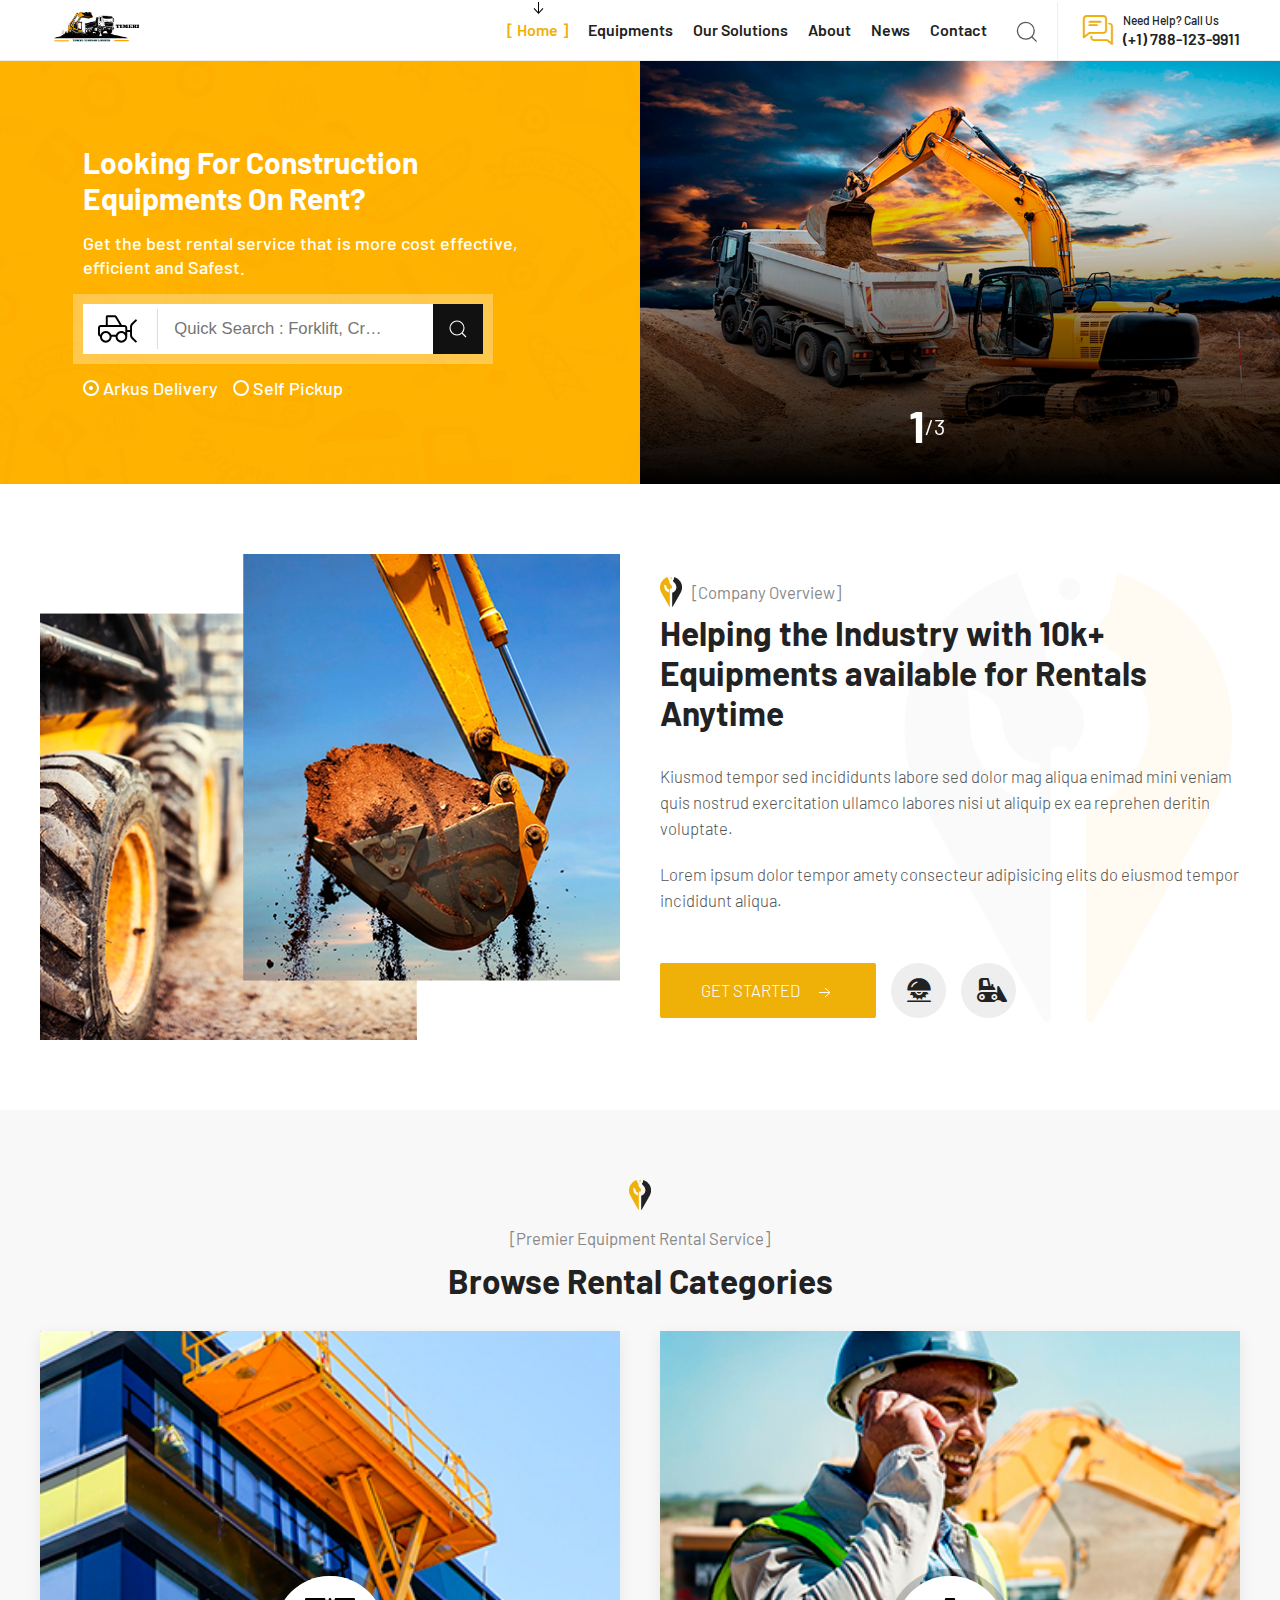
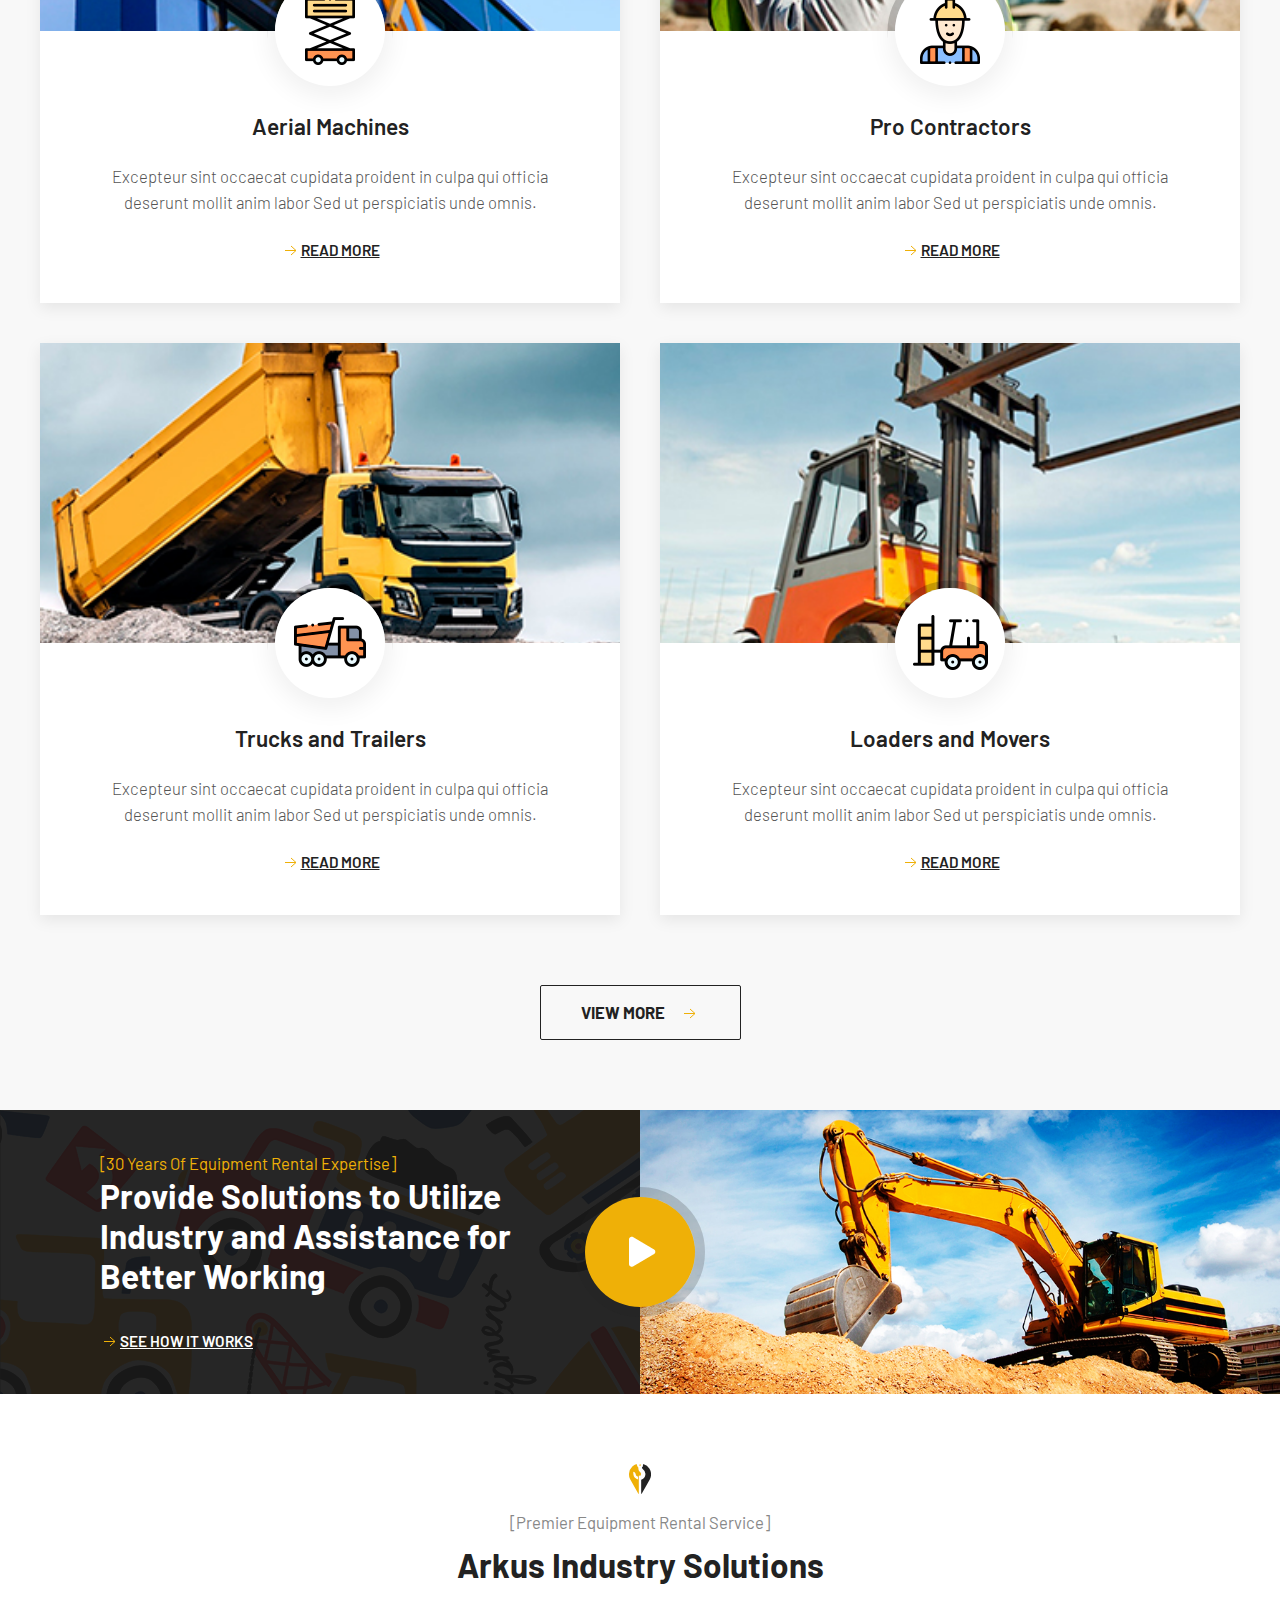
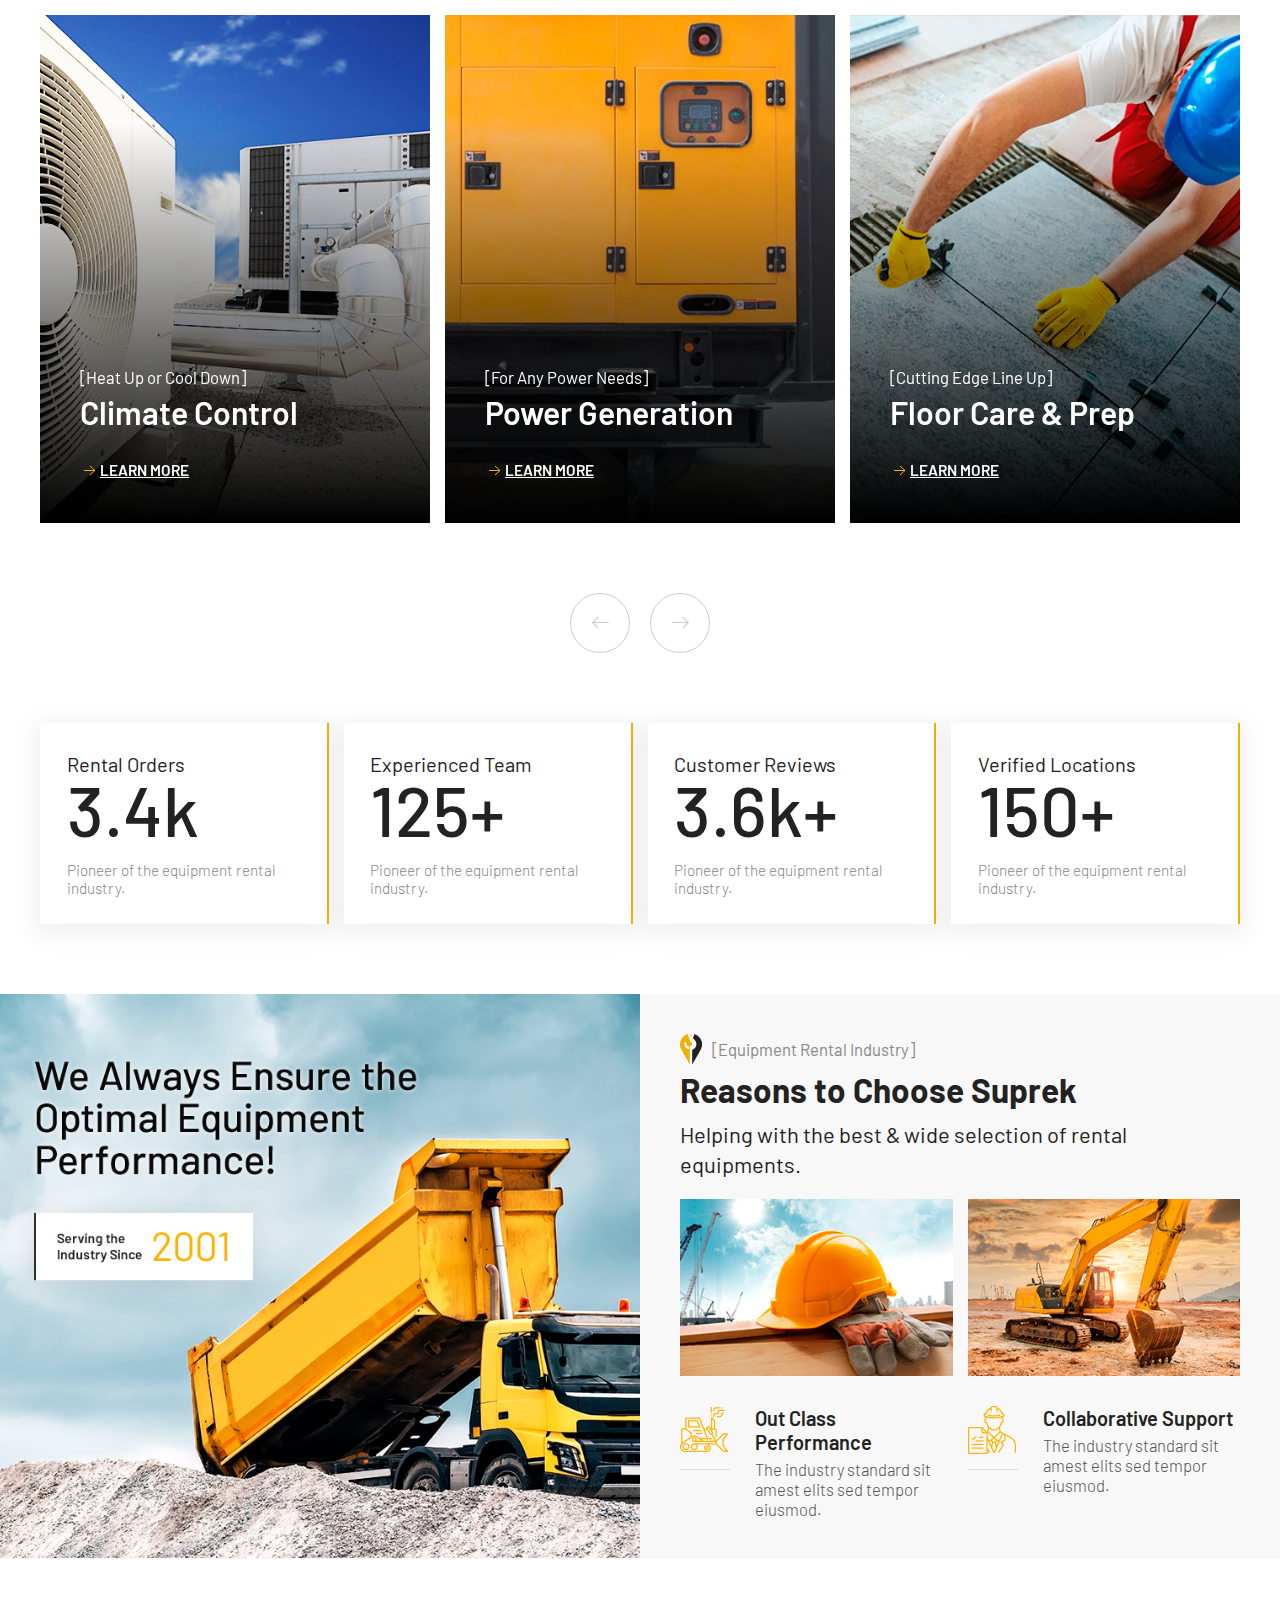
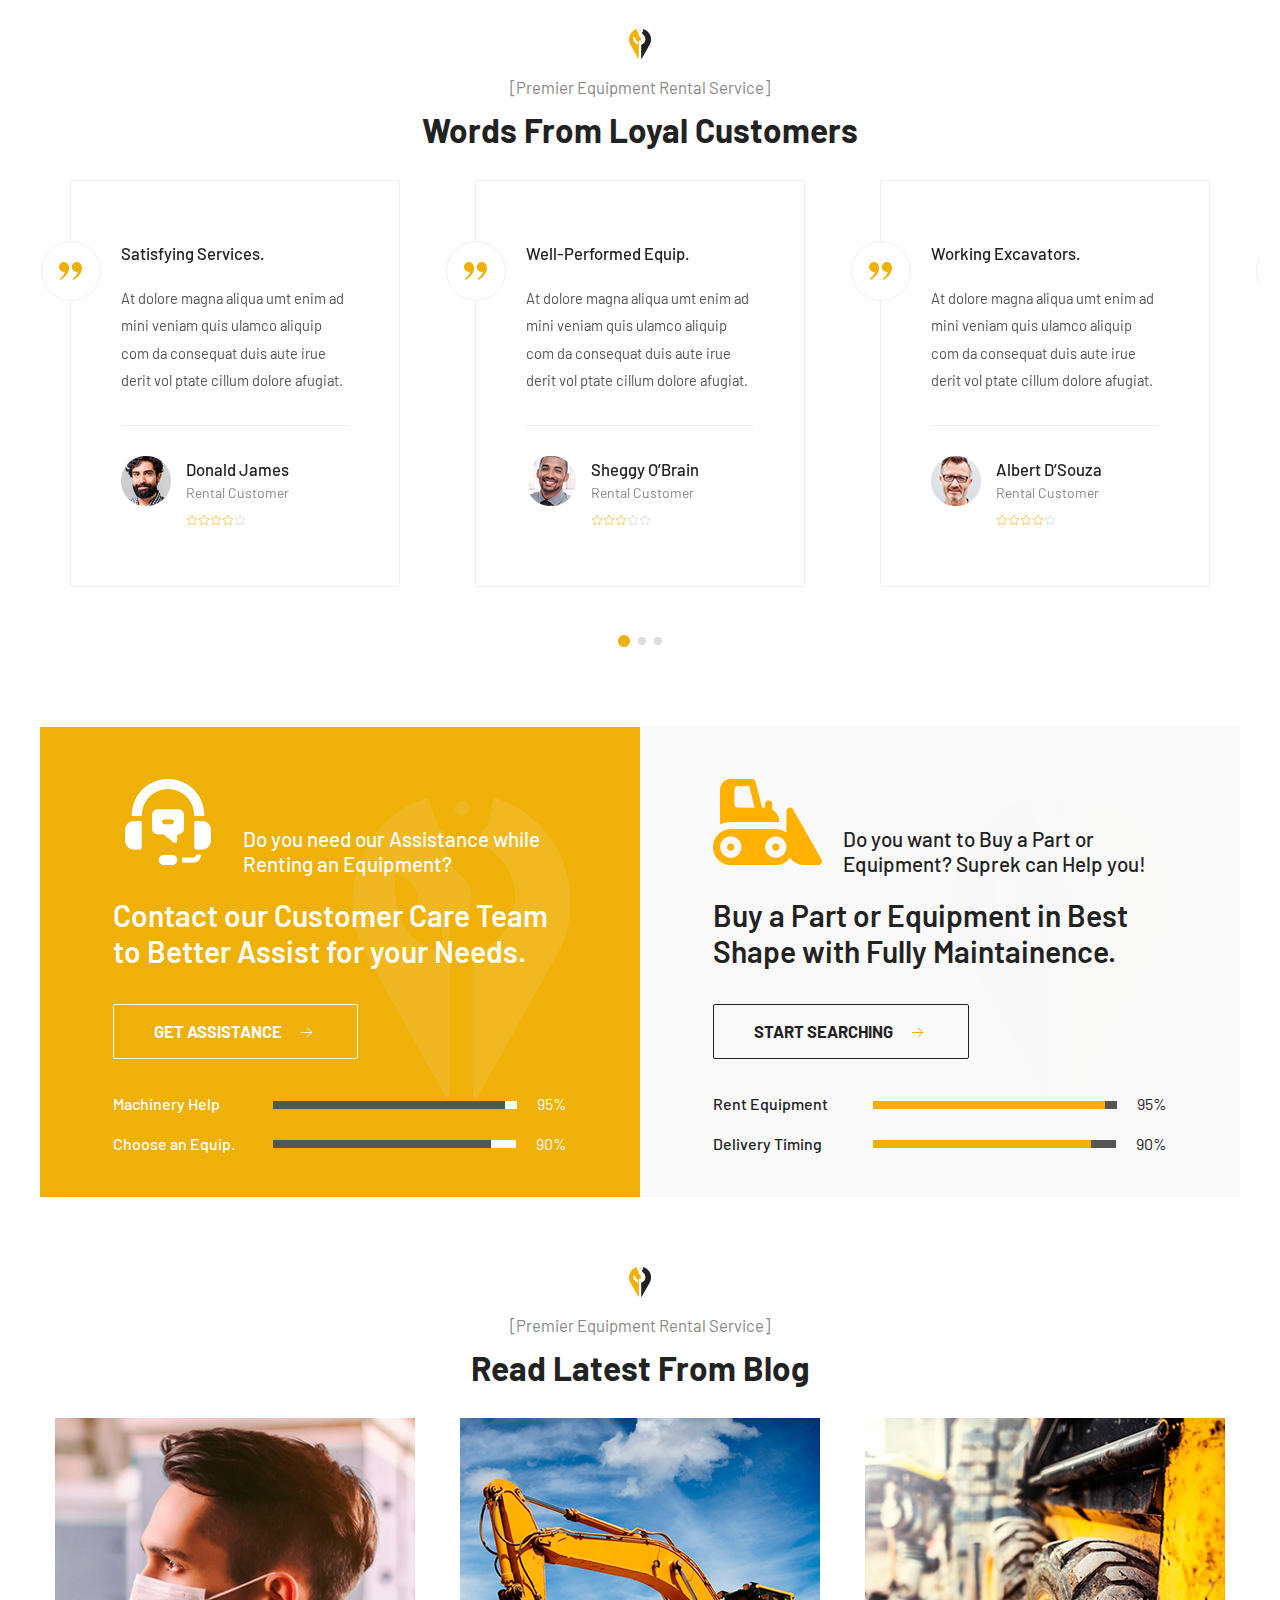
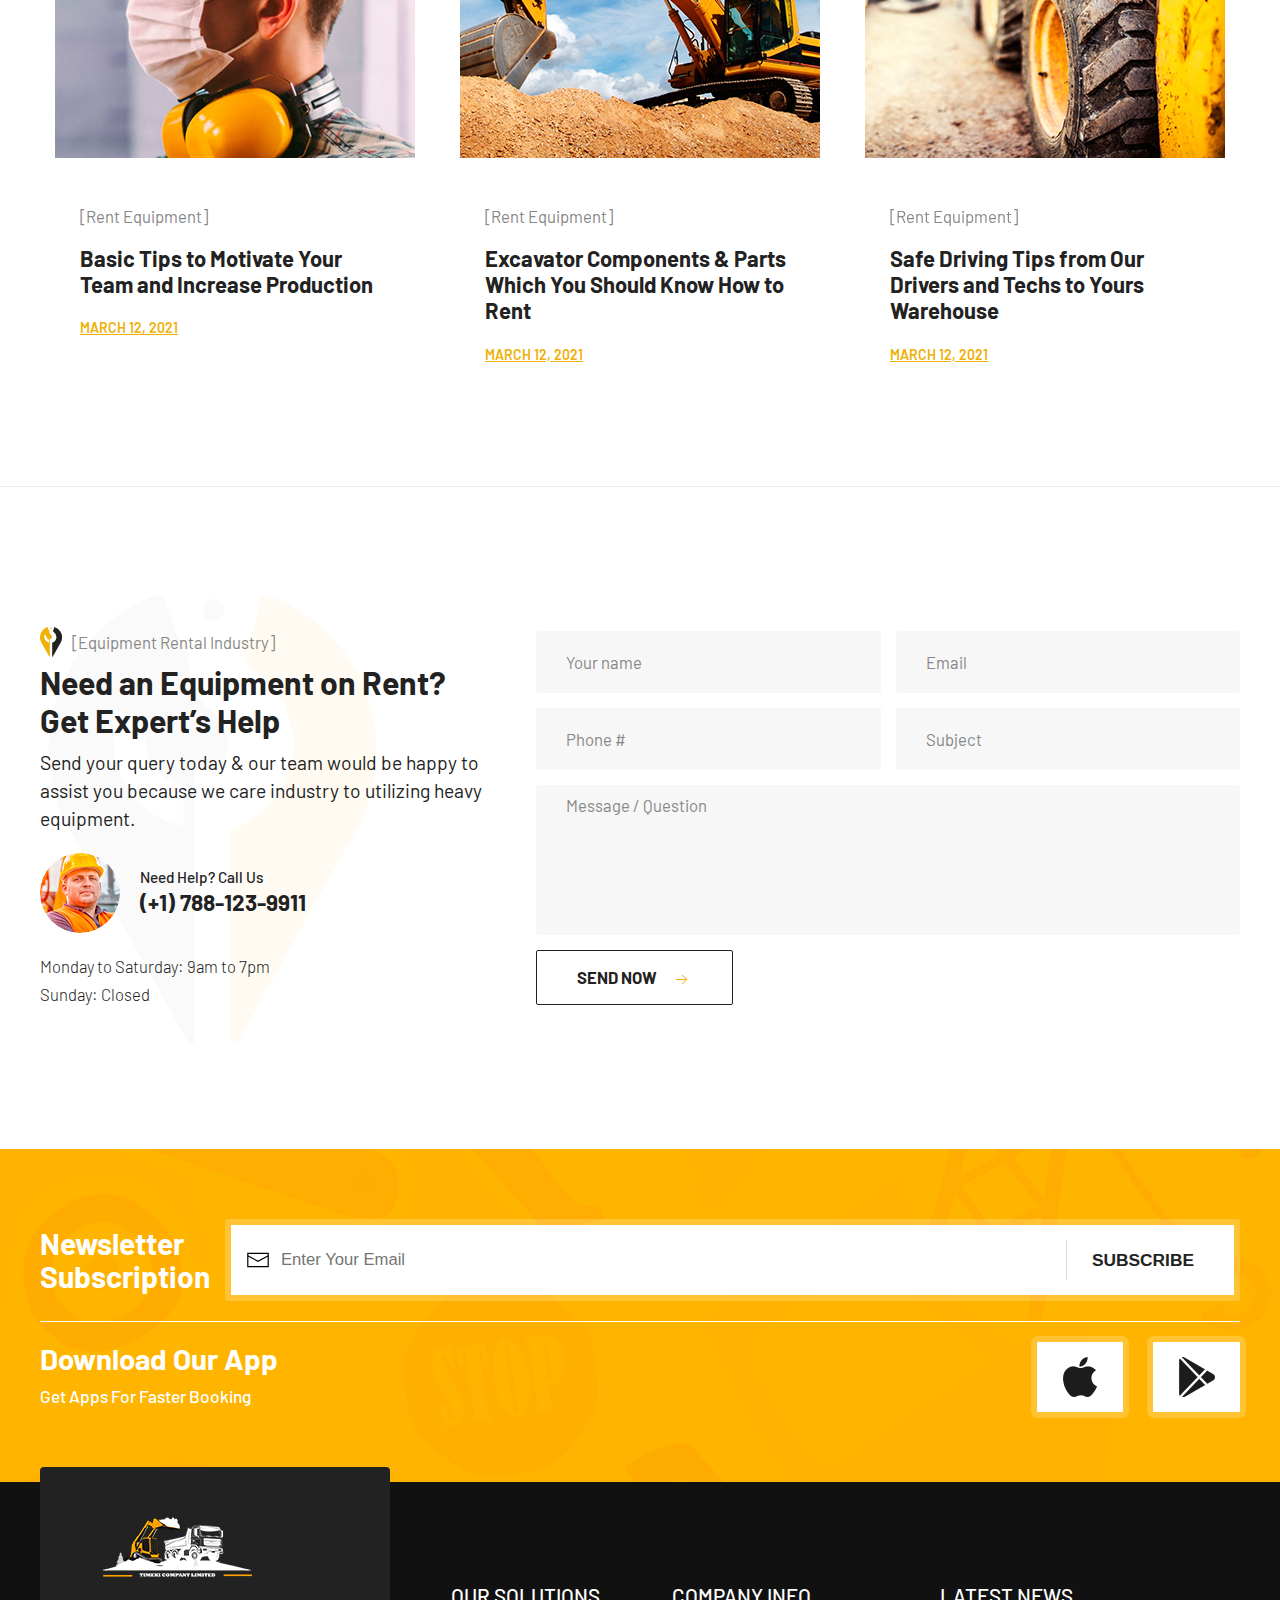
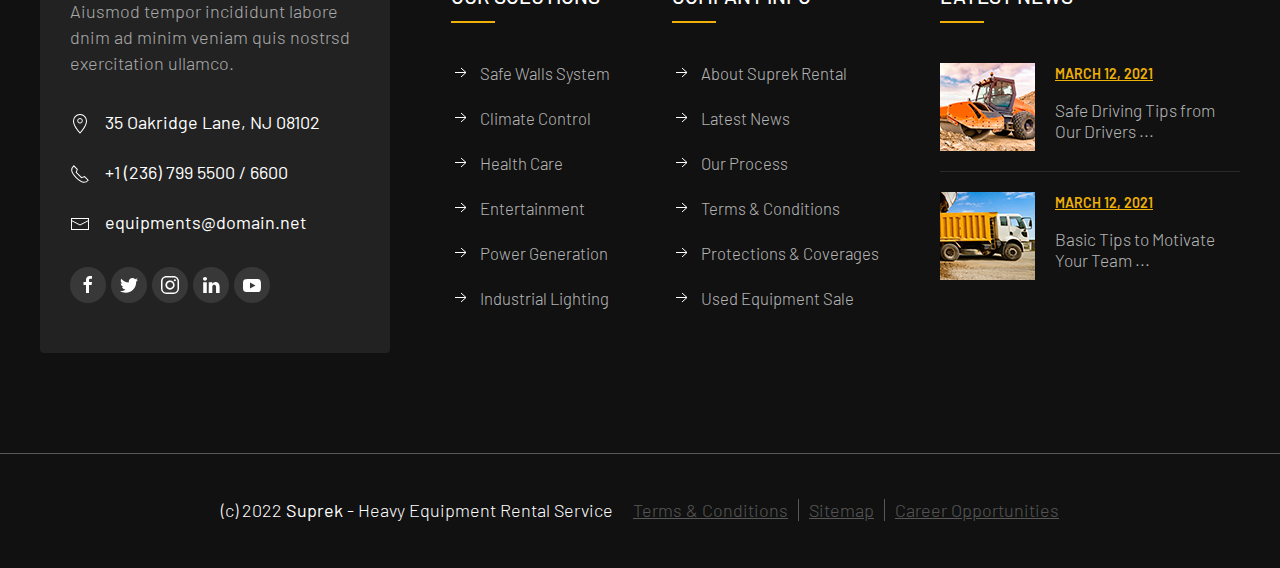
<file: index.html>
<!DOCTYPE html>
<html lang="ru">


<!-- Mirrored from pro-theme.com/html/suprek/index.html by HTTrack Website Copier/3.x [XR&CO'2014], Wed, 20 Nov 2024 17:28:53 GMT -->
<!-- Added by HTTrack --><meta http-equiv="content-type" content="text/html;charset=UTF-8" /><!-- /Added by HTTrack -->
<head>
    <meta charset="utf-8">
    <title>Home</title>
    <meta content="Chernkh Mikhail" name="author">
    <meta content="Suprek - Top-Of-The-Line Equipment Rentals" name="description">
    <meta name="viewport" content="width=device-width, initial-scale=1.0">
    <meta name="HandheldFriendly" content="true">
    <meta name="format-detection" content="telephone=no">
    <meta content="IE=edge" http-equiv="X-UA-Compatible">
    <link rel="shortcut icon" href="assets/img/favicon.png" type="image/x-icon">
    <link rel="stylesheet" href="assets/css/libs.min.css">
    <link rel="stylesheet" href="assets/css/main.css">
</head>

<body class="page-home">
    <div class="page-wrapper">
        <header class="page-header" data-uk-sticky>
            <div class="uk-container-expand">
                <div class="page-header__inner">
                    <div class="page-header__logo"><a class="logo" href="index.html"><img src="assets/img/logo.png" alt="image"><span>[Top-Of-The-Line Equipment Rentals]</span></a></div>
                    <div class="page-header__mainmenu">
                        <ul class="uk-navbar-nav" data-uk-navbar>
                            <li class="uk-active"><a href="index.html"><span>Home</span></a>
                                <div class="uk-navbar-dropdown">
                                    <ul class="uk-nav uk-navbar-dropdown-nav">
                                        <li><a href="index.html">Home 1</a>
                                            <div class="uk-navbar-dropdown">
                                                <ul class="uk-nav uk-navbar-dropdown-nav">
                                                    <li><a href="index.html">Home 1</a></li>
                                                    <li><a href="02_home.html">Home 2</a></li>
                                                </ul>
                                            </div>
                                        </li>
                                        <li><a href="02_home.html">Home 2</a></li>
                                    </ul>
                                </div>
                            </li>
                            <li><a href="03_equipment-categories.html"><span>Equipments</span></a>
                                <div class="uk-navbar-dropdown">
                                    <ul class="uk-nav uk-navbar-dropdown-nav">
                                        <li><a href="03_equipment-categories.html">Equipment categories 1</a></li>
                                        <li><a href="04_equipment-categories.html">Equipment categories 2</a></li>
                                        <li><a href="05_all-equipments-list.html">All equipments list</a></li>
                                        <li><a href="06_all-equipments-grid.html">All equipments grid</a></li>
                                        <li><a href="07_equipment-detail.html">Equipment detail</a></li>
                                    </ul>
                                </div>
                            </li>
                            <li><a href="07_equipment-detail.html"><span>Our Solutions</span></a></li>
                            <li><a href="11_about-us.html"><span>About</span></a></li>
                            <li><a href="08_blog-grid.html"><span>News</span></a>
                                <div class="uk-navbar-dropdown">
                                    <ul class="uk-nav uk-navbar-dropdown-nav">
                                        <li><a href="08_blog-grid.html">Blog grid</a></li>
                                        <li><a href="09_blog-default.html">Blog default</a></li>
                                        <li><a href="10_blog-post.html">Blog post</a></li>
                                    </ul>
                                </div>
                            </li>
                            <li><a href="12_contact-us.html"><span>Contact</span></a></li>
                        </ul>
                    </div>
                    <div class="page-header__search">
                        <div class="search-full"><a href="#modal-search-full" data-uk-search-icon data-uk-toggle></a>
                            <div class="uk-modal-full uk-modal" id="modal-search-full" data-uk-modal>
                                <div class="uk-modal-dialog uk-flex uk-flex-center uk-flex-middle" data-uk-height-viewport><button class="uk-modal-close-full" type="button" data-uk-close></button>
                                    <form class="uk-search uk-search-large"><input class="uk-search-input uk-text-center" type="search" placeholder="Search" autofocus></form>
                                </div>
                            </div>
                        </div>
                    </div>
                    <div class="page-header__contacts"><a class="contacts-block" href="tel:17881239911"><span>Need Help? Call Us</span><strong>(+1) 788-123-9911</strong></a></div>
                    <div class="page-header__mobile-menu-btn"><button data-uk-toggle="target: #offcanvas" type="button"><span data-uk-icon="menu"></span></button></div>
                </div>
            </div>
        </header>
        <main class="page-main">
            <section class="s-hero">
                <div class="s-hero__inner">
                    <div class="s-hero__desc">
                        <div class="s-hero__title">Looking For Construction Equipments On Rent?</div>
                        <div class="s-hero__subtitle">Get the best rental service that is more cost effective, efficient and Safest.</div>
                        <div class="s-hero__search">
                            <form class="search" action="#!">
                                <div class="search-box">
                                    <div class="search-input"><img src="assets/img/svgico/truck-plow.svg" alt="image"><input type="search" name="search" placeholder="Quick Search : Forklift, Crane"></div>
                                    <div class="search-btn"><button type="button" data-uk-icon="search"></button></div>
                                </div>
                                <div class="uk-grid-small uk-child-width-auto uk-grid"><label><input class="uk-radio" type="radio" name="search-radio" checked> Arkus Delivery</label><label><input class="uk-radio" type="radio" name="search-radio"> Self Pickup</label></div>
                            </form>
                        </div>
                    </div>
                    <div class="s-hero__slider">
                        <div class="js-hero-slider">
                            <div class="swiper">
                                <div class="swiper-wrapper">
                                    <div class="swiper-slide"><img src="assets/img/hero-slider-1.jpg" alt="hero-slider"></div>
                                    <div class="swiper-slide"><img src="assets/img/hero-slider-2.jpg" alt="hero-slider"></div>
                                    <div class="swiper-slide"><img src="assets/img/hero-slider-3.jpg" alt="hero-slider"></div>
                                </div>
                                <div class="swiper-pagination"></div>
                            </div>
                        </div>
                    </div>
                </div>
            </section>
            <section class="s-about">
                <div class="uk-section uk-container">
                    <div class="uk-grid uk-child-width-1-2@m uk-flex-middle" data-uk-grid>
                        <div class="uk-text-center"><img src="assets/img/img-about.png" alt="image"></div>
                        <div>
                            <div class="section-title"><span>[Company Overview]</span>
                                <h3>Helping the Industry with 10k+ Equipments available for Rentals Anytime</h3>
                            </div>
                            <div class="section-content">
                                <p>Kiusmod tempor sed incididunts labore sed dolor mag aliqua enimad mini veniam quis nostrud exercitation ullamco labores nisi ut aliquip ex ea reprehen deritin voluptate.</p>
                                <p>Lorem ipsum dolor tempor amety consecteur adipisicing elits do eiusmod tempor incididunt aliqua.</p>
                                <div class="s-about__btns" data-uk-margin><a class="uk-button uk-button-danger uk-button-large" href="11_about-us.html" data-uk-icon="arrow-right">Get started</a><a class="uk-icon-button ico_mission" href="11_about-us.html" data-uk-tooltip="title: Our Mission; pos: bottom"></a><a class="uk-icon-button ico_track" href="11_about-us.html" data-uk-tooltip="title: Our Mission; pos: bottom"></a></div>
                            </div>
                        </div>
                    </div>
                </div>
            </section>
            <section class="s-categories">
                <div class="uk-background-muted">
                    <div class="uk-section uk-container uk-container-expand">
                        <div class="section-title --center"><span>[Premier Equipment Rental Service]</span>
                            <h3>Browse Rental Categories</h3>
                        </div>
                        <div class="section-content">
                            <div class="uk-grid uk-child-width-1-2@s" data-uk-grid>
                                <div>
                                    <div class="uk-card uk-card-default uk-grid-collapse uk-child-width-1-2@xl uk-margin" data-uk-grid>
                                        <div class="uk-card-media-left uk-cover-container"><img src="assets/img/cat-item-1.jpg" alt="cat-item" data-uk-cover><canvas width="350" height="300"></canvas></div>
                                        <div>
                                            <div class="uk-card-body">
                                                <div class="uk-card-icon"><span><img src="assets/img/ico-cat-item-1.png" alt="ico-cat-item"></span></div>
                                                <h3 class="uk-card-title">Aerial Machines</h3>
                                                <p>Excepteur sint occaecat cupidata proident in culpa qui officia deserunt mollit anim labor Sed ut perspiciatis unde omnis.</p><a class="more" href="07_equipment-detail.html"><span data-uk-icon="arrow-right"></span><span>read more</span></a>
                                            </div>
                                        </div>
                                    </div>
                                </div>
                                <div>
                                    <div class="uk-card uk-card-default uk-grid-collapse uk-child-width-1-2@xl uk-margin" data-uk-grid>
                                        <div class="uk-card-media-left uk-cover-container"><img src="assets/img/cat-item-2.jpg" alt="cat-item" data-uk-cover><canvas width="350" height="300"></canvas></div>
                                        <div>
                                            <div class="uk-card-body">
                                                <div class="uk-card-icon"><span><img src="assets/img/ico-cat-item-2.png" alt="ico-cat-item"></span></div>
                                                <h3 class="uk-card-title">Pro Contractors</h3>
                                                <p>Excepteur sint occaecat cupidata proident in culpa qui officia deserunt mollit anim labor Sed ut perspiciatis unde omnis.</p><a class="more" href="07_equipment-detail.html"><span data-uk-icon="arrow-right"></span><span>read more</span></a>
                                            </div>
                                        </div>
                                    </div>
                                </div>
                                <div>
                                    <div class="uk-card uk-card-default uk-grid-collapse uk-child-width-1-2@xl uk-margin" data-uk-grid>
                                        <div class="uk-card-media-left uk-cover-container"><img src="assets/img/cat-item-3.jpg" alt="cat-item" data-uk-cover><canvas width="350" height="300"></canvas></div>
                                        <div>
                                            <div class="uk-card-body">
                                                <div class="uk-card-icon"><span><img src="assets/img/ico-cat-item-3.png" alt="ico-cat-item"></span></div>
                                                <h3 class="uk-card-title">Trucks and Trailers</h3>
                                                <p>Excepteur sint occaecat cupidata proident in culpa qui officia deserunt mollit anim labor Sed ut perspiciatis unde omnis.</p><a class="more" href="07_equipment-detail.html"><span data-uk-icon="arrow-right"></span><span>read more</span></a>
                                            </div>
                                        </div>
                                    </div>
                                </div>
                                <div>
                                    <div class="uk-card uk-card-default uk-grid-collapse uk-child-width-1-2@xl uk-margin" data-uk-grid>
                                        <div class="uk-card-media-left uk-cover-container"><img src="assets/img/cat-item-4.jpg" alt="cat-item" data-uk-cover><canvas width="350" height="300"></canvas></div>
                                        <div>
                                            <div class="uk-card-body">
                                                <div class="uk-card-icon"><span><img src="assets/img/ico-cat-item-4.png" alt="ico-cat-item"></span></div>
                                                <h3 class="uk-card-title">Loaders and Movers</h3>
                                                <p>Excepteur sint occaecat cupidata proident in culpa qui officia deserunt mollit anim labor Sed ut perspiciatis unde omnis.</p><a class="more" href="07_equipment-detail.html"><span data-uk-icon="arrow-right"></span><span>read more</span></a>
                                            </div>
                                        </div>
                                    </div>
                                </div>
                            </div>
                            <div class="uk-margin-large-top uk-text-center"><a class="uk-button uk-button-default uk-button-large" href="04_equipment-categories.html"><span>view more</span><span data-uk-icon="arrow-right"></span></a></div>
                        </div>
                    </div>
                </div>
            </section>
            <section class="s-video">
                <div class="s-video__inner">
                    <div class="s-video__desc">
                        <div class="section-title"><span>[30 Years Of Equipment Rental Expertise]</span>
                            <h3>Provide Solutions to Utilize Industry and Assistance for Better Working</h3>
                        </div>
                        <div class="section-content"><a class="more" href="11_about-us.html"><span data-uk-icon="arrow-right"></span><span>see how it works</span></a></div>
                    </div>
                    <div class="s-video__img" data-uk-lightbox="video-autoplay: true">
                        <div class="uk-cover-container"><img src="assets/img/img-video.jpg" alt="img-video" data-uk-cover><canvas width="960" height="400"></canvas></div><a class="s-video__link" href="https://youtu.be/IUYs3mYgEPI" data-attrs="width: 1280; height: 720;" data-caption="YouTube"><img src="assets/img/ico-play.png" alt="image"></a>
                    </div>
                </div>
            </section>
            <section class="s-solutions">
                <div class="uk-section uk-container uk-container-large">
                    <div class="section-title --center"><span>[Premier Equipment Rental Service]</span>
                        <h3>Arkus Industry Solutions</h3>
                    </div>
                    <div class="section-content">
                        <div class="js-solution-slider">
                            <div class="swiper">
                                <div class="swiper-wrapper">
                                    <div class="swiper-slide">
                                        <div class="solution-item">
                                            <div class="solution-item__box uk-inline"><img src="assets/img/solution-item-1.jpg" alt="solution-item">
                                                <div class="uk-overlay uk-light uk-position-bottom">
                                                    <div class="solution-item__title"><span>[Heat Up or Cool Down]</span>
                                                        <h3>Climate Control</h3>
                                                    </div>
                                                    <div class="solution-item__intro">
                                                        <p>Tempor incidident sed dolore ipsum maga enim aud temp minis sed veniam quis nost exercitation ullamco laboris</p>
                                                    </div>
                                                    <div class="solution-item__link"><a class="more" href="07_equipment-detail.html"><span data-uk-icon="arrow-right"></span><span>learn more</span></a></div>
                                                </div>
                                            </div>
                                        </div>
                                    </div>
                                    <div class="swiper-slide">
                                        <div class="solution-item">
                                            <div class="solution-item__box uk-inline"><img src="assets/img/solution-item-2.jpg" alt="solution-item">
                                                <div class="uk-overlay uk-light uk-position-bottom">
                                                    <div class="solution-item__title"><span>[For Any Power Needs]</span>
                                                        <h3>Power Generation</h3>
                                                    </div>
                                                    <div class="solution-item__intro">
                                                        <p>Tempor incidident sed dolore ipsum maga enim aud temp minis sed veniam quis nost exercitation ullamco laboris</p>
                                                    </div>
                                                    <div class="solution-item__link"><a class="more" href="07_equipment-detail.html"><span data-uk-icon="arrow-right"></span><span>learn more</span></a></div>
                                                </div>
                                            </div>
                                        </div>
                                    </div>
                                    <div class="swiper-slide">
                                        <div class="solution-item">
                                            <div class="solution-item__box uk-inline"><img src="assets/img/solution-item-3.jpg" alt="solution-item">
                                                <div class="uk-overlay uk-light uk-position-bottom">
                                                    <div class="solution-item__title"><span>[Cutting Edge Line Up]</span>
                                                        <h3>Floor Care & Prep</h3>
                                                    </div>
                                                    <div class="solution-item__intro">
                                                        <p>Tempor incidident sed dolore ipsum maga enim aud temp minis sed veniam quis nost exercitation ullamco laboris</p>
                                                    </div>
                                                    <div class="solution-item__link"><a class="more" href="07_equipment-detail.html"><span data-uk-icon="arrow-right"></span><span>learn more</span></a></div>
                                                </div>
                                            </div>
                                        </div>
                                    </div>
                                </div>
                            </div>
                            <div class="slider-nav uk-margin-large-top">
                                <div class="swiper-button-prev"></div>
                                <div class="swiper-button-next"></div>
                            </div>
                        </div>
                    </div>
                </div>
            </section>
            <section class="s-stats">
                <div class="uk-container uk-container-xlarge">
                    <div class="uk-grid uk-grid-small uk-child-width-1-4@l uk-child-width-1-2@s" data-uk-grid>
                        <div>
                            <div class="stat-item">
                                <div class="stat-item__box">
                                    <h6 class="stat-item__title">Rental Orders</h6><span class="stat-item__value">3.4k</span>
                                    <p class="stat-item__text">Pioneer of the equipment rental industry.</p>
                                </div>
                            </div>
                        </div>
                        <div>
                            <div class="stat-item">
                                <div class="stat-item__box">
                                    <h6 class="stat-item__title">Experienced Team</h6><span class="stat-item__value">125+</span>
                                    <p class="stat-item__text">Pioneer of the equipment rental industry.</p>
                                </div>
                            </div>
                        </div>
                        <div>
                            <div class="stat-item">
                                <div class="stat-item__box">
                                    <h6 class="stat-item__title">Customer Reviews</h6><span class="stat-item__value">3.6k+</span>
                                    <p class="stat-item__text">Pioneer of the equipment rental industry.</p>
                                </div>
                            </div>
                        </div>
                        <div>
                            <div class="stat-item">
                                <div class="stat-item__box">
                                    <h6 class="stat-item__title">Verified Locations</h6><span class="stat-item__value">150+</span>
                                    <p class="stat-item__text">Pioneer of the equipment rental industry.</p>
                                </div>
                            </div>
                        </div>
                    </div>
                </div>
            </section>
            <section class="s-reasons">
                <div class="s-reasons__inner uk-background-muted">
                    <div class="s-reasons__media uk-cover-container"><img src="assets/img/img-reason.jpg" alt="reason" data-uk-cover><canvas width="960" height="670"></canvas></div>
                    <div class="s-reasons__info">
                        <div class="section-title"><span>[Equipment Rental Industry]</span>
                            <h3>Reasons to Choose Suprek</h3>
                        </div>
                        <div class="section-content">
                            <p>Helping with the best & wide selection of rental equipments.</p>
                            <div class="uk-grid uk-grid-small uk-child-width-1-2@s" data-uk-grid>
                                <div>
                                    <div class="reason-item"><img class="reason-item__img" src="assets/img/img-reason-1.jpg" alt="reason">
                                        <div class="reason-item__body">
                                            <div class="reason-item__icon"><img src="assets/img/ico-reason-1.png" alt="reason"></div>
                                            <div class="reason-item__desc">
                                                <h4 class="reason-item__title">Out Class Performance</h4>
                                                <p class="reason-item__text">The industry standard sit amest elits sed tempor eiusmod.</p>
                                            </div>
                                        </div>
                                    </div>
                                </div>
                                <div>
                                    <div class="reason-item"><img class="reason-item__img" src="assets/img/img-reason-2.jpg" alt="reason">
                                        <div class="reason-item__body">
                                            <div class="reason-item__icon"><img src="assets/img/ico-reason-2.png" alt="reason"></div>
                                            <div class="reason-item__desc">
                                                <h4 class="reason-item__title">Collaborative Support</h4>
                                                <p class="reason-item__text">The industry standard sit amest elits sed tempor eiusmod.</p>
                                            </div>
                                        </div>
                                    </div>
                                </div>
                            </div>
                        </div>
                    </div>
                </div>
            </section>
            <section class="s-reviews">
                <div class="uk-section uk-container">
                    <div class="section-title --center"><span>[Premier Equipment Rental Service]</span>
                        <h3>Words From Loyal Customers</h3>
                    </div>
                    <div class="section-content">
                        <div class="js-reviews-slider">
                            <div class="swiper">
                                <div class="swiper-wrapper">
                                    <div class="swiper-slide">
                                        <div class="review-item">
                                            <div class="review-item__box">
                                                <div class="review-item__desc">
                                                    <div class="review-item__icon"><span data-uk-icon="quote-right"></span></div>
                                                    <h4 class="review-item__title">Satisfying Services.</h4>
                                                    <p class="review-item__text">At dolore magna aliqua umt enim ad mini veniam quis ulamco aliquip com da consequat duis aute irue derit vol ptate cillum dolore afugiat.</p>
                                                </div>
                                                <div class="review-item__user">
                                                    <div class="user">
                                                        <div class="user__avatar"><img src="assets/img/user-1.png" alt="avatar"></div>
                                                        <div class="user__info">
                                                            <div class="user__name">Donald James</div>
                                                            <div class="user__position">Rental Customer</div>
                                                            <div class="user__rating">
                                                                <ul class="rating-list">
                                                                    <li class="active" data-uk-icon="star"></li>
                                                                    <li class="active" data-uk-icon="star"></li>
                                                                    <li class="active" data-uk-icon="star"></li>
                                                                    <li class="active" data-uk-icon="star"></li>
                                                                    <li data-uk-icon="star"></li>
                                                                </ul>
                                                            </div>
                                                        </div>
                                                    </div>
                                                </div>
                                            </div>
                                        </div>
                                    </div>
                                    <div class="swiper-slide">
                                        <div class="review-item">
                                            <div class="review-item__box">
                                                <div class="review-item__desc">
                                                    <div class="review-item__icon"><span data-uk-icon="quote-right"></span></div>
                                                    <h4 class="review-item__title">Well-Performed Equip.</h4>
                                                    <p class="review-item__text">At dolore magna aliqua umt enim ad mini veniam quis ulamco aliquip com da consequat duis aute irue derit vol ptate cillum dolore afugiat.</p>
                                                </div>
                                                <div class="review-item__user">
                                                    <div class="user">
                                                        <div class="user__avatar"><img src="assets/img/user-2.png" alt="avatar"></div>
                                                        <div class="user__info">
                                                            <div class="user__name">Sheggy O’Brain</div>
                                                            <div class="user__position">Rental Customer</div>
                                                            <div class="user__rating">
                                                                <ul class="rating-list">
                                                                    <li class="active" data-uk-icon="star"></li>
                                                                    <li class="active" data-uk-icon="star"></li>
                                                                    <li class="active" data-uk-icon="star"></li>
                                                                    <li data-uk-icon="star"></li>
                                                                    <li data-uk-icon="star"></li>
                                                                </ul>
                                                            </div>
                                                        </div>
                                                    </div>
                                                </div>
                                            </div>
                                        </div>
                                    </div>
                                    <div class="swiper-slide">
                                        <div class="review-item">
                                            <div class="review-item__box">
                                                <div class="review-item__desc">
                                                    <div class="review-item__icon"><span data-uk-icon="quote-right"></span></div>
                                                    <h4 class="review-item__title">Working Excavators.</h4>
                                                    <p class="review-item__text">At dolore magna aliqua umt enim ad mini veniam quis ulamco aliquip com da consequat duis aute irue derit vol ptate cillum dolore afugiat.</p>
                                                </div>
                                                <div class="review-item__user">
                                                    <div class="user">
                                                        <div class="user__avatar"><img src="assets/img/user-3.png" alt="avatar"></div>
                                                        <div class="user__info">
                                                            <div class="user__name">Albert D’Souza</div>
                                                            <div class="user__position">Rental Customer</div>
                                                            <div class="user__rating">
                                                                <ul class="rating-list">
                                                                    <li class="active" data-uk-icon="star"></li>
                                                                    <li class="active" data-uk-icon="star"></li>
                                                                    <li class="active" data-uk-icon="star"></li>
                                                                    <li class="active" data-uk-icon="star"></li>
                                                                    <li data-uk-icon="star"></li>
                                                                </ul>
                                                            </div>
                                                        </div>
                                                    </div>
                                                </div>
                                            </div>
                                        </div>
                                    </div>
                                </div>
                            </div>
                            <div class="slider-nav uk-margin-large-top">
                                <div class="swiper-pagination"></div>
                            </div>
                        </div>
                    </div>
                </div>
            </section>
            <section class="s-info">
                <div class="uk-container uk-container-xlarge">
                    <div class="uk-grid uk-grid-collapse uk-child-width-1-2@l" data-uk-grid>
                        <div>
                            <div class="info-card --accent">
                                <div class="info-card__box">
                                    <div class="info-card__head"><img src="assets/img/ico-info-1.png" alt="ico-info"><span>Do you need our Assistance while Renting an Equipment?</span></div>
                                    <div class="info-card__title">Contact our Customer Care Team to Better Assist for your Needs.</div>
                                    <div class="info-card__btn"><a class="uk-button uk-button-default uk-button-large" href="11_about-us.html"><span>Get assistance</span><span data-uk-icon="arrow-right"></span></a></div>
                                    <div class="info-card__progress">
                                        <div class="progress-item">
                                            <h6>Machinery Help</h6><progress class="uk-progress" value="95" max="100"></progress><span>95%</span>
                                        </div>
                                        <div class="progress-item">
                                            <h6>Choose an Equip.</h6><progress class="uk-progress" value="90" max="100"></progress><span>90%</span>
                                        </div>
                                    </div>
                                </div>
                            </div>
                        </div>
                        <div>
                            <div class="info-card">
                                <div class="info-card__box">
                                    <div class="info-card__head"><img src="assets/img/ico-info-2.png" alt="ico-info"><span>Do you want to Buy a Part or Equipment? Suprek can Help you!</span></div>
                                    <div class="info-card__title">Buy a Part or Equipment in Best Shape with Fully Maintainence.</div>
                                    <div class="info-card__btn"><a class="uk-button uk-button-default uk-button-large" href="11_about-us.html"><span>Start searching</span><span data-uk-icon="arrow-right"></span></a></div>
                                    <div class="info-card__progress">
                                        <div class="progress-item">
                                            <h6>Rent Equipment</h6><progress class="uk-progress" value="95" max="100"></progress><span>95%</span>
                                        </div>
                                        <div class="progress-item">
                                            <h6>Delivery Timing</h6><progress class="uk-progress" value="90" max="100"></progress><span>90%</span>
                                        </div>
                                    </div>
                                </div>
                            </div>
                        </div>
                    </div>
                </div>
            </section>
            <section class="s-news">
                <div class="uk-section uk-container">
                    <div class="section-title --center"><span>[Premier Equipment Rental Service]</span>
                        <h3>Read Latest From Blog</h3>
                    </div>
                    <div class="section-content">
                        <div class="js-news-slider">
                            <div class="swiper">
                                <div class="swiper-wrapper">
                                    <div class="swiper-slide">
                                        <div class="new-item"><a class="new-item__box" href="10_blog-post.html">
                                                <div class="new-item__media"><img src="assets/img/new-item-1.jpg" alt="news"></div>
                                                <div class="new-item__body">
                                                    <div class="new-item__title"><span>[Rent Equipment]</span>
                                                        <h4>Basic Tips to Motivate Your Team and Increase Production</h4>
                                                    </div>
                                                    <div class="new-item__date">March 12, 2021</div>
                                                </div>
                                            </a></div>
                                    </div>
                                    <div class="swiper-slide">
                                        <div class="new-item"><a class="new-item__box" href="10_blog-post.html">
                                                <div class="new-item__media"><img src="assets/img/new-item-2.jpg" alt="news"></div>
                                                <div class="new-item__body">
                                                    <div class="new-item__title"><span>[Rent Equipment]</span>
                                                        <h4>Excavator Components & Parts Which You Should Know How to Rent</h4>
                                                    </div>
                                                    <div class="new-item__date">March 12, 2021</div>
                                                </div>
                                            </a></div>
                                    </div>
                                    <div class="swiper-slide">
                                        <div class="new-item"><a class="new-item__box" href="10_blog-post.html">
                                                <div class="new-item__media"><img src="assets/img/new-item-3.jpg" alt="news"></div>
                                                <div class="new-item__body">
                                                    <div class="new-item__title"><span>[Rent Equipment]</span>
                                                        <h4>Safe Driving Tips from Our Drivers and Techs to Yours Warehouse</h4>
                                                    </div>
                                                    <div class="new-item__date">March 12, 2021</div>
                                                </div>
                                            </a></div>
                                    </div>
                                </div>
                            </div>
                        </div>
                    </div>
                </div>
            </section>
            <section class="s-form">
                <div class="uk-section-large uk-container">
                    <div class="uk-grid uk-flex-middle" data-uk-grid>
                        <div class="uk-width-2-5@m">
                            <div class="section-title"><span>[Equipment Rental Industry]</span>
                                <h3>Need an Equipment on Rent? Get Expert’s Help</h3>
                            </div>
                            <div class="section-content">
                                <p>Send your query today & our team would be happy to assist you because we care industry to utilizing heavy equipment.</p>
                                <div class="contacts-box">
                                    <div class="contacts-box__img"><img src="assets/img/avatar.png" alt="image"></div>
                                    <div class="contacts-box__desc">
                                        <div class="contacts-box__label">Need Help? Call Us</div><a class="contacts-box__phone" href="tel:17881239911">(+1) 788-123-9911</a>
                                    </div>
                                </div>
                                <ul class="time-work">
                                    <li>Monday to Saturday: 9am to 7pm</li>
                                    <li>Sunday: Closed</li>
                                </ul>
                            </div>
                        </div>
                        <div class="uk-width-3-5@m">
                            <form action="#!">
                                <!-- Hidden Required Fields -->
                                <input type="hidden" name="project_name" value="Suprek - Top-Of-The-Line Equipment Rentals">
                                <input type="hidden" name="admin_email" value="test@gmail.com">
                                <input type="hidden" name="form_subject" value="Get Expert’s Help">
                                <!-- END Hidden Required Fields -->
                                <div class="uk-grid uk-child-width-1-2@s uk-grid-small" data-uk-grid>
                                    <div><input class="uk-input uk-form-large" type="text" name="name" placeholder="Your name"></div>
                                    <div><input class="uk-input uk-form-large" type="text" name="email" placeholder="Email"></div>
                                    <div><input class="uk-input uk-form-large" type="text" name="phone" placeholder="Phone #"></div>
                                    <div><input class="uk-input uk-form-large" type="text" name="subject" placeholder="Subject"></div>
                                    <div class="uk-width-1-1"><textarea class="uk-textarea uk-form-large" name="message" placeholder="Message / Question"></textarea></div>
                                    <div class="uk-width-1-1"><button class="uk-button uk-button-default uk-button-large" type="submit"><span>Send now</span><span data-uk-icon="arrow-right"></span></button></div>
                                </div>
                            </form>
                        </div>
                    </div>
                </div>
            </section>
        </main>
        <section class="newsletter">
            <div class="uk-section uk-container uk-container-xlarge">
                <div class="newsletter__inner">
                    <div class="newsletter-form">
                        <div class="newsletter-form__title">
                            <h4>Newsletter<br> Subscription</h4>
                        </div>
                        <div class="newsletter-form__form">
                            <form action="#!">
                                <!-- Hidden Required Fields -->
                                <input type="hidden" name="project_name" value="Suprek - Top-Of-The-Line Equipment Rentals">
                                <input type="hidden" name="admin_email" value="test@gmail.com">
                                <input type="hidden" name="form_subject" value="Newsletter Subscription">
                                <!-- END Hidden Required Fields --><input type="email" name="email" placeholder="Enter Your Email"><button type="submit">Subscribe</button>
                            </form>
                        </div>
                    </div>
                    <div class="download-app">
                        <div class="download-app__title">
                            <h4>Download Our App</h4>
                            <p>Get Apps For Faster Booking</p>
                        </div>
                        <div class="download-app__links"><a class="download-link" href="https://www.apple.com/ua/app-store/" target="_blank"><img src="assets/img/appstore.png" alt="appstore"></a><a class="download-link" href="https://play.google.com/" target="_blank"><img src="assets/img/googleplay.png" alt="appstore"></a></div>
                    </div>
                </div>
            </div>
        </section>
        <footer class="page-footer">
            <div class="page-footer__top">
                <div class="uk-container uk-container-large">
                    <div class="page-footer__inner">
                        <div class="page-footer__contacts"><a class="footer-logo" href="https://pro-theme.com/"><img src="assets/img/logo-white.png" alt="image"></a>
                            <p>Aiusmod tempor incididunt labore dnim ad minim veniam quis nostrsd exercitation ullamco.</p>
                            <ul class="contacts-list">
                                <li><a href="https://goo.gl/maps/XdgZbYX9V62UpBwc7" target="_blank"><span data-uk-icon="location"></span><span>35 Oakridge Lane, NJ 08102</span></a></li>
                                <li><a href="tel:12367995500/6600"><span data-uk-icon="receiver"></span><span>+1 (236) 799 5500 / 6600</span></a></li>
                                <li><a href="mailto:equipments@domain.net"><span data-uk-icon="mail"></span><span>equipments@domain.net</span></a></li>
                            </ul>
                            <ul class="social">
                                <li><a href="http://www.facebook.com/" target="_blank"><span data-uk-icon="facebook"></span></a></li>
                                <li><a href="http://www.twitter.com/" target="_blank"><span data-uk-icon="twitter"></span></a></li>
                                <li><a href="http://www.instagram.com/" target="_blank"><span data-uk-icon="instagram"></span></a></li>
                                <li><a href="http://www.linkedin.com/" target="_blank"><span data-uk-icon="linkedin"></span></a></li>
                                <li><a href="http://www.youtube.com/" target="_blank"><span data-uk-icon="youtube"></span></a></li>
                            </ul>
                        </div>
                        <div class="page-footer__menu">
                            <h4>OuR Solutions</h4>
                            <ul class="uk-nav">
                                <li><a href="page-typography.html">Safe Walls System</a></li>
                                <li><a href="page-typography.html">Climate Control</a></li>
                                <li><a href="page-typography.html">Health Care</a></li>
                                <li><a href="page-typography.html">Entertainment</a></li>
                                <li><a href="page-typography.html">Power Generation</a></li>
                                <li><a href="page-typography.html">Industrial Lighting</a></li>
                            </ul>
                        </div>
                        <div class="page-footer__menu">
                            <h4>COMPANY INFO</h4>
                            <ul class="uk-nav">
                                <li><a href="page-typography.html">About Suprek Rental</a></li>
                                <li><a href="page-typography.html">Latest News</a></li>
                                <li><a href="page-typography.html">Our Process</a></li>
                                <li><a href="page-typography.html">Terms & Conditions</a></li>
                                <li><a href="page-typography.html">Protections & Coverages</a></li>
                                <li><a href="page-typography.html">Used Equipment Sale</a></li>
                            </ul>
                        </div>
                        <div class="page-footer__news">
                            <h4>Latest News</h4>
                            <ul class="news-list">
                                <li>
                                    <div class="news-list-item"><img class="news-list-item__img" src="assets/img/news-item-1.jpg" alt="news">
                                        <div class="news-list-item__info"><span class="news-list-item__date">March 12, 2021</span><a class="news-list-item__title" href="10_blog-post.html">Safe Driving Tips from Our Drivers ...</a></div>
                                    </div>
                                </li>
                                <li>
                                    <div class="news-list-item"><img class="news-list-item__img" src="assets/img/news-item-2.jpg" alt="news">
                                        <div class="news-list-item__info"><span class="news-list-item__date">March 12, 2021</span><a class="news-list-item__title" href="10_blog-post.html">Basic Tips to Motivate Your Team ...</a></div>
                                    </div>
                                </li>
                            </ul>
                        </div>
                    </div>
                </div>
            </div>
            <div class="page-footer__bottom">
                <div class="uk-container uk-container-large">
                    <div class="page-footer__copy"><span>(c) 2022 <b>Suprek</b> - Heavy Equipment Rental Service</span><a href="page-typography.html">Terms & Conditions</a><a href="page-typography.html">Sitemap</a><a href="page-typography.html">Career Opportunities</a></div>
                </div>
            </div>
        </footer>
        <div id="offcanvas" data-uk-offcanvas="mode: reveal; overlay: true">
            <div class="uk-offcanvas-bar uk-flex uk-flex-column uk-flex-between"><button class="uk-offcanvas-close" type="button" data-uk-close></button>
                <div class="uk-margin-bottom"><a class="logo uk-margin-bottom" href="https://pro-theme.com/"><img src="assets/img/logo-white.png" alt="image"></a>
                    <ul class="uk-nav uk-nav-default uk-nav-parent-icon" data-uk-nav>
                        <li class="uk-parent uk-active"><a href="index.html"><span>Home</span></a>
                            <ul class="uk-nav-sub">
                                <li><a href="index.html">Home 1</a></li>
                                <li><a href="02_home.html">Home 2</a></li>
                            </ul>
                        </li>
                        <li class="uk-parent"><a href="03_equipment-categories.html"><span>Equipments</span></a>
                            <ul class="uk-nav-sub">
                                <li><a href="03_equipment-categories.html">Equipment categories 1</a></li>
                                <li><a href="04_equipment-categories.html">Equipment categories 2</a></li>
                                <li><a href="05_all-equipments-list.html">All equipments list</a></li>
                                <li><a href="06_all-equipments-grid.html">All equipments grid</a></li>
                                <li><a href="07_equipment-detail.html">Equipment detail</a></li>
                            </ul>
                        </li>
                        <li><a href="07_equipment-detail.html"><span>Our Solutions</span></a></li>
                        <li><a href="11_about-us.html"><span>About</span></a></li>
                        <li class="uk-parent"><a href="08_blog-grid.html"><span>News</span></a>
                            <ul class="uk-nav-sub">
                                <li><a href="08_blog-grid.html">Blog grid</a></li>
                                <li><a href="09_blog-default.html">Blog default</a></li>
                                <li><a href="10_blog-post.html">Blog post</a></li>
                            </ul>
                        </li>
                        <li><a href="12_contact-us.html"><span>Contact</span></a></li>
                    </ul>
                </div>
                <div class="uk-margin"><a class="contacts-block" href="tel:17881239911"><span>Need Help? Call Us</span><strong>(+1) 788-123-9911</strong></a></div>
            </div>
        </div>
    </div>
    <script src="assets/js/libs.js"></script>
    <script src="assets/js/main.js"></script>
</body>


<!-- Mirrored from pro-theme.com/html/suprek/index.html by HTTrack Website Copier/3.x [XR&CO'2014], Wed, 20 Nov 2024 17:31:03 GMT -->
</html>
</file>
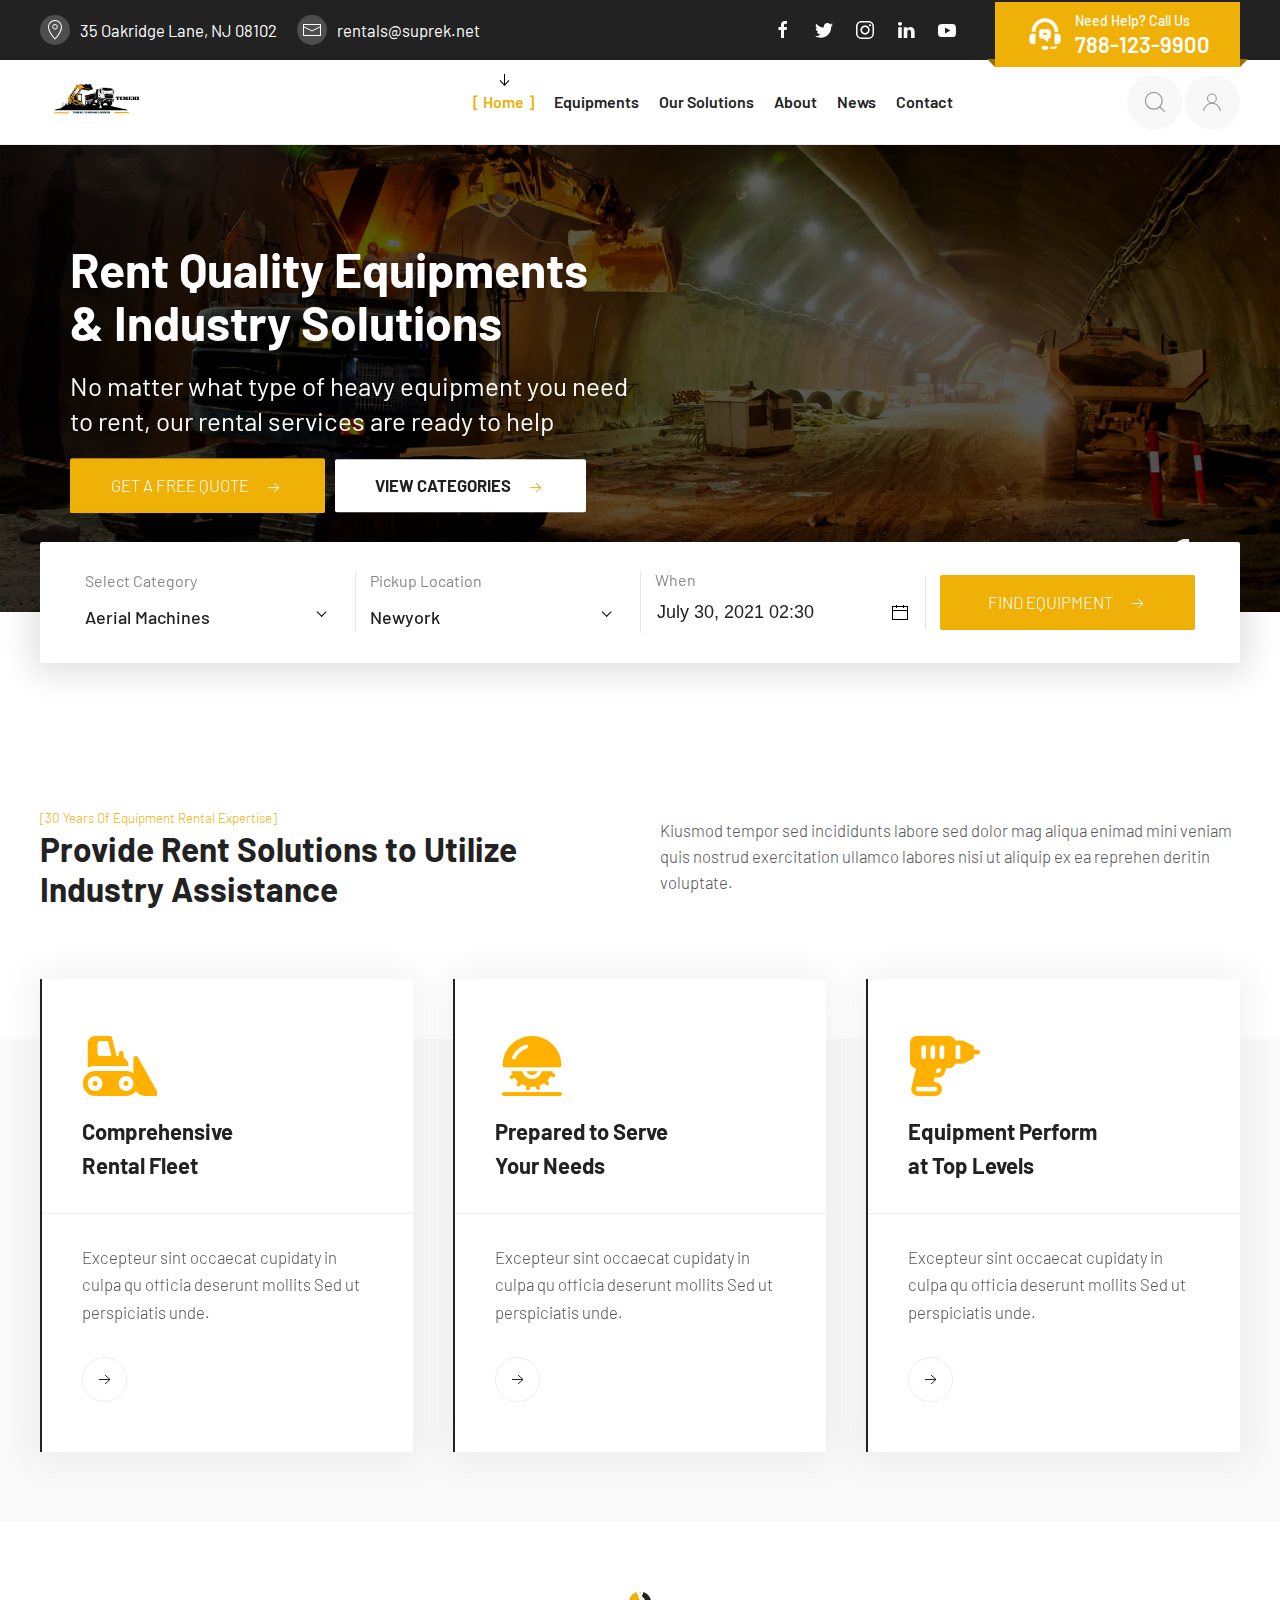
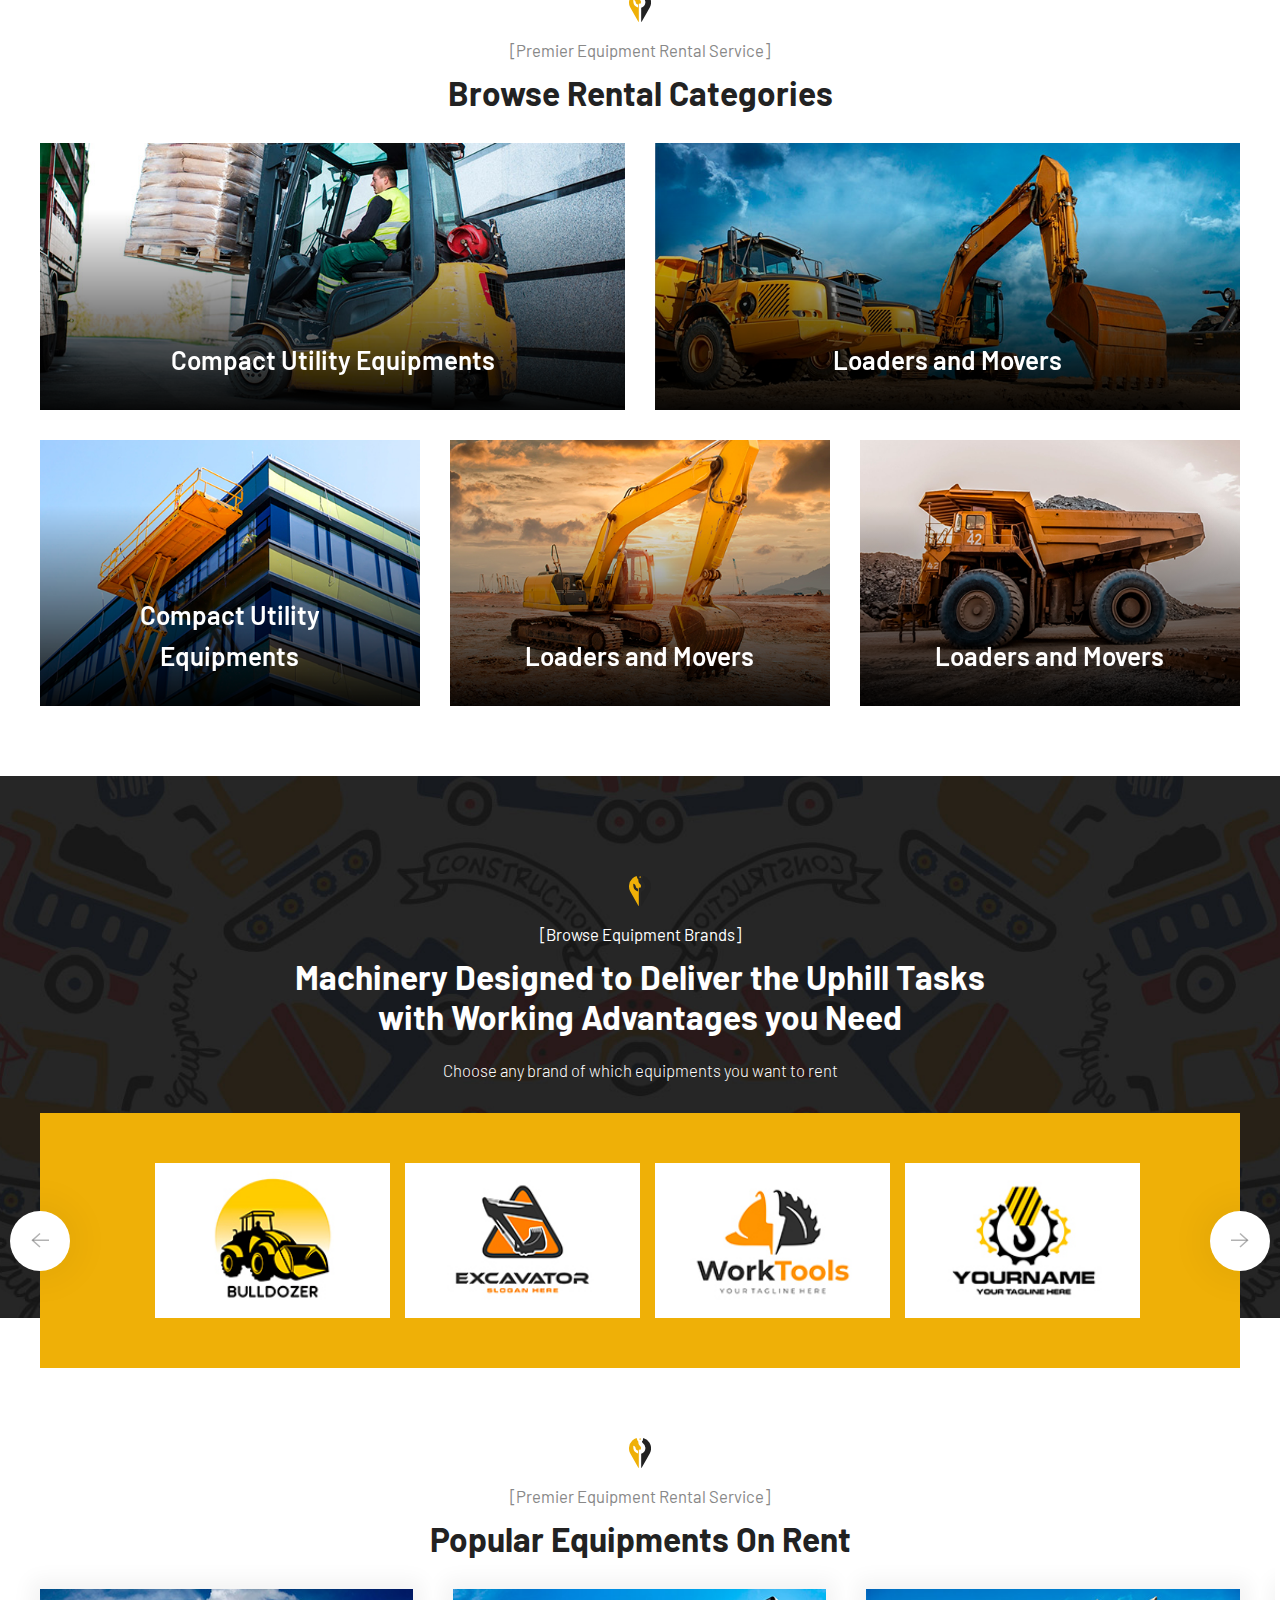
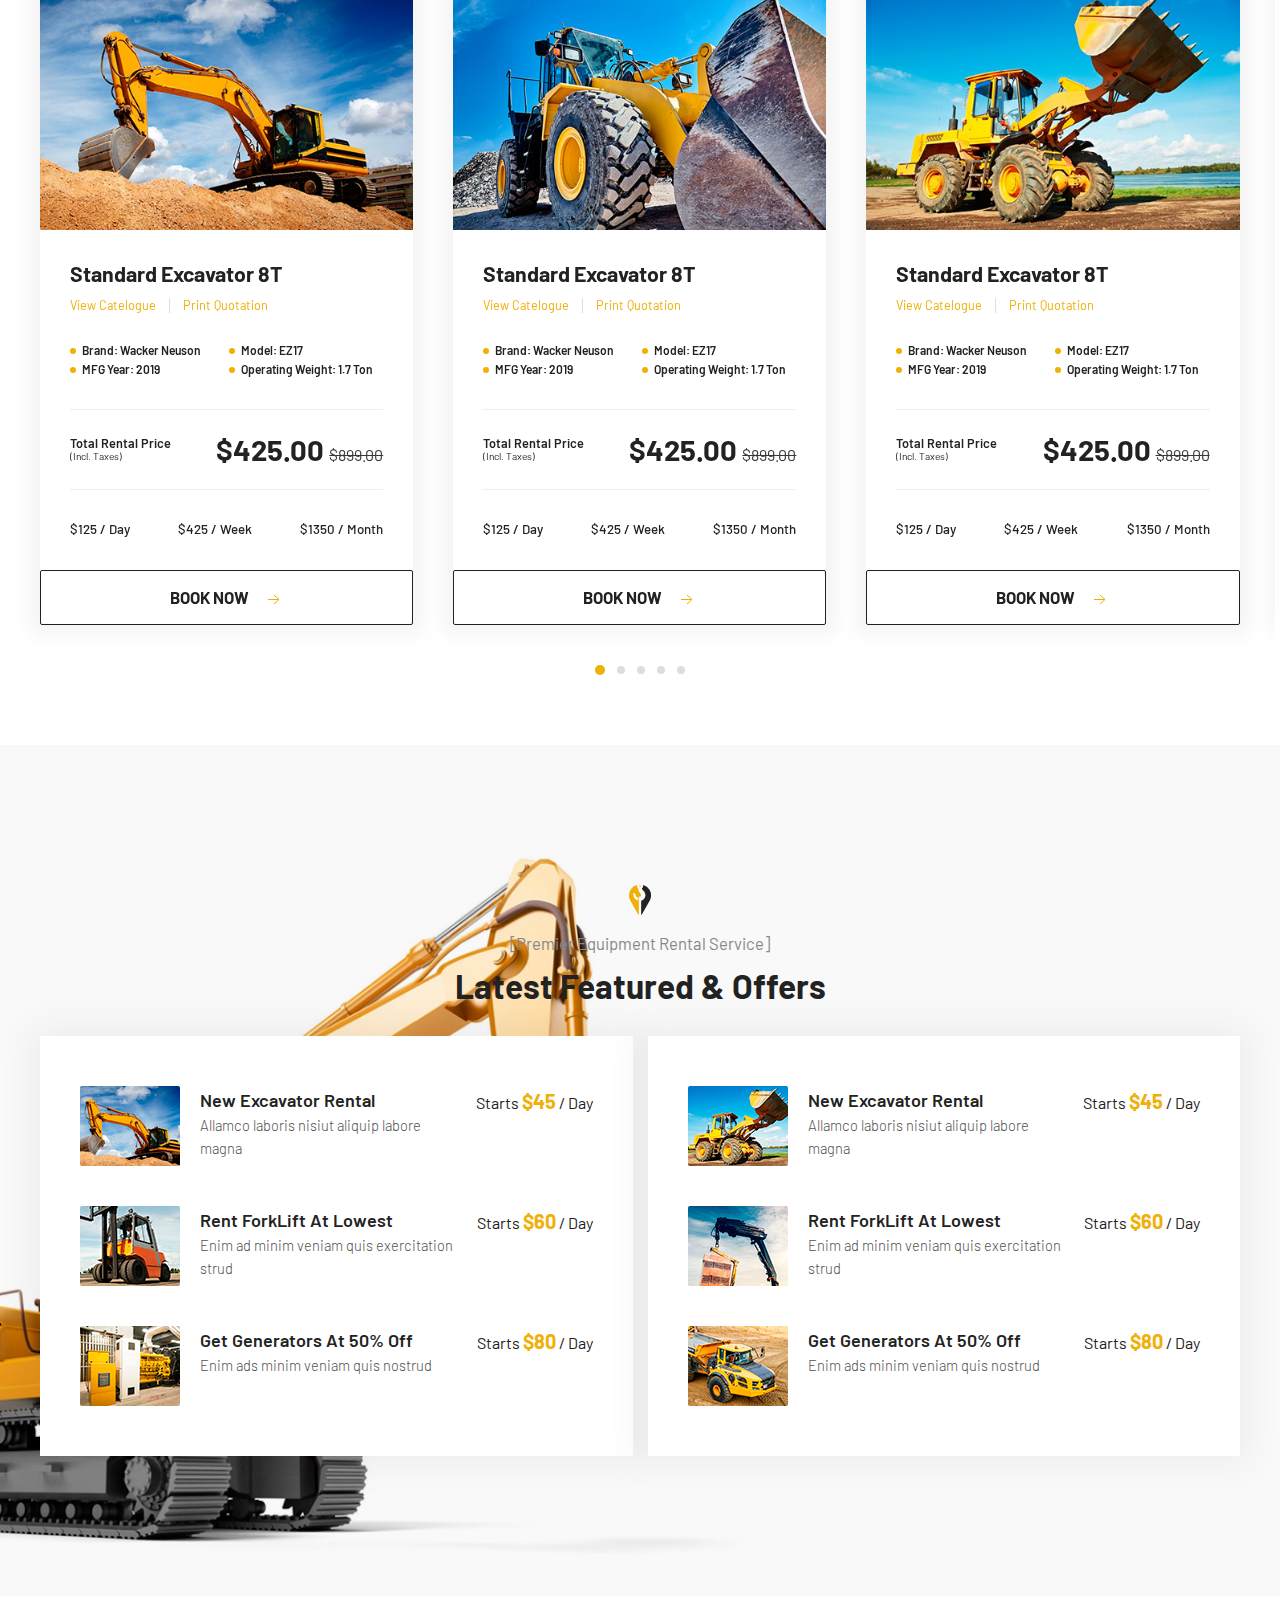
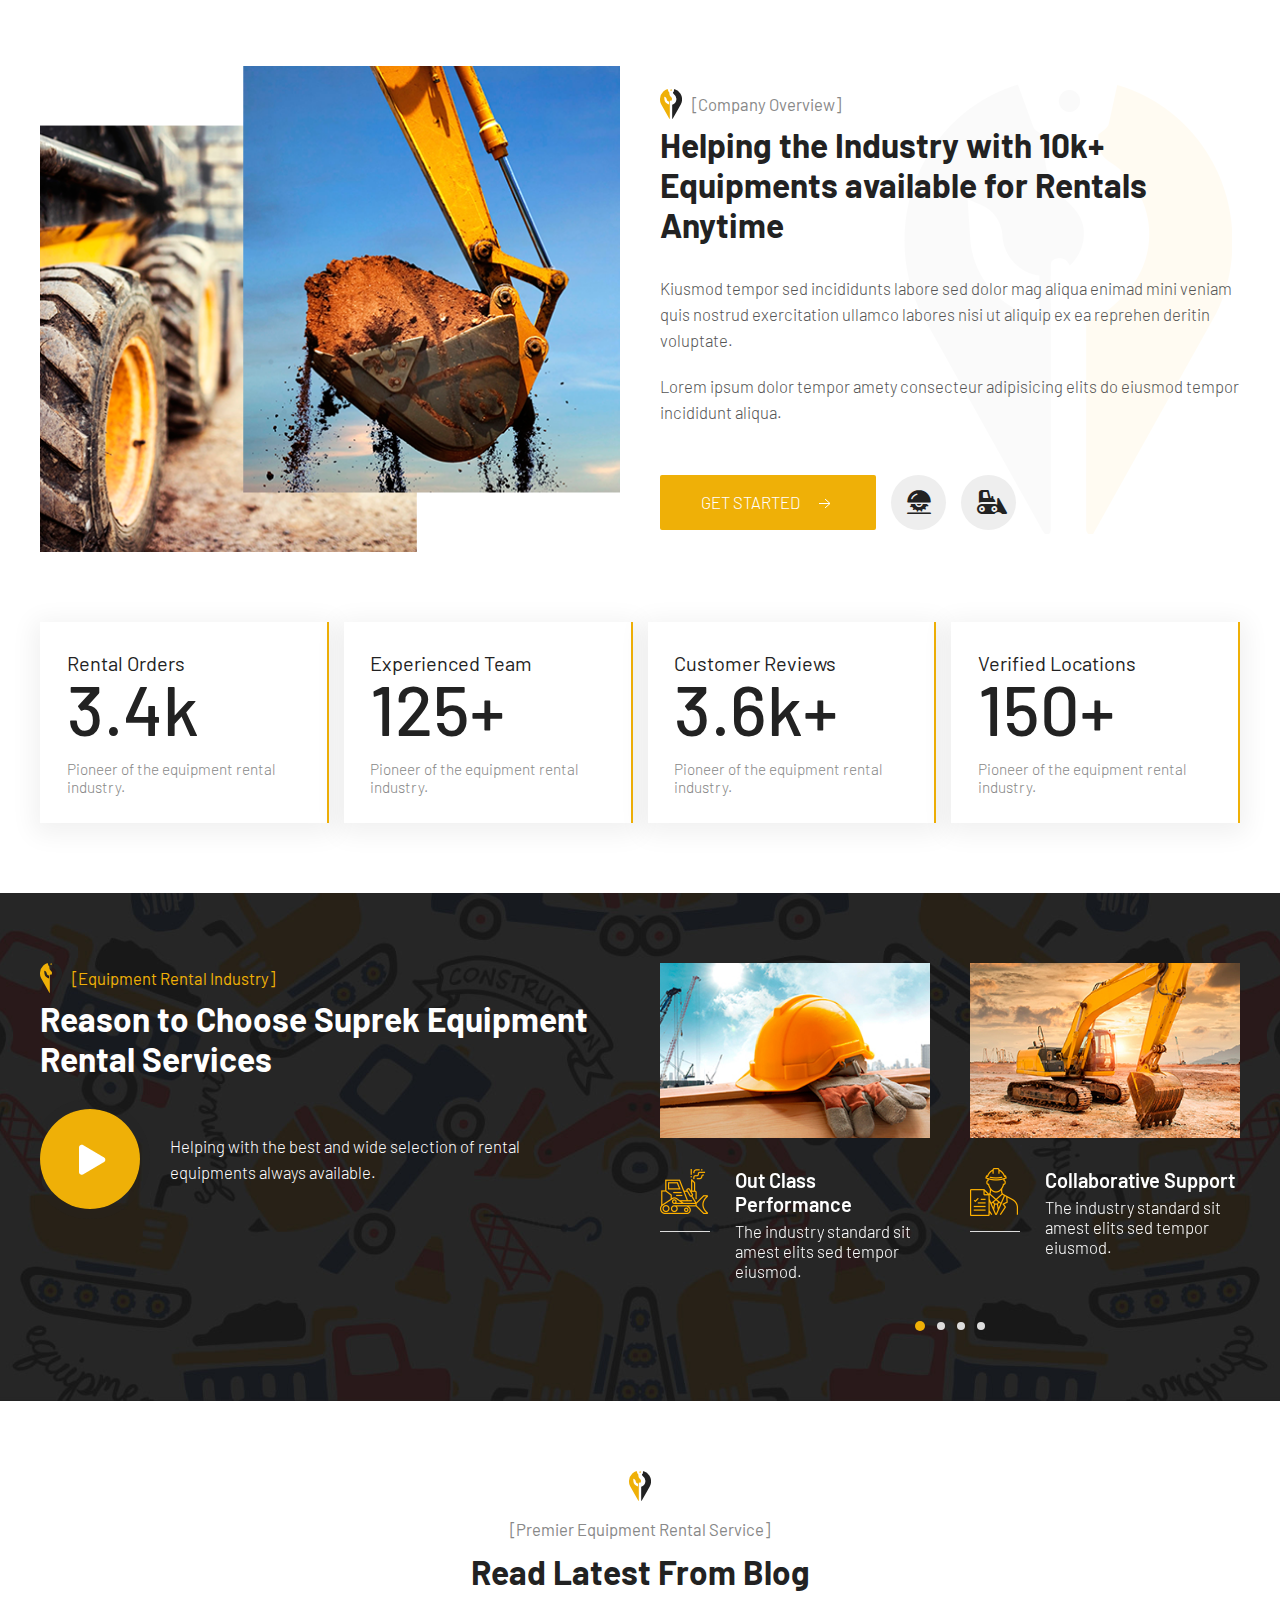
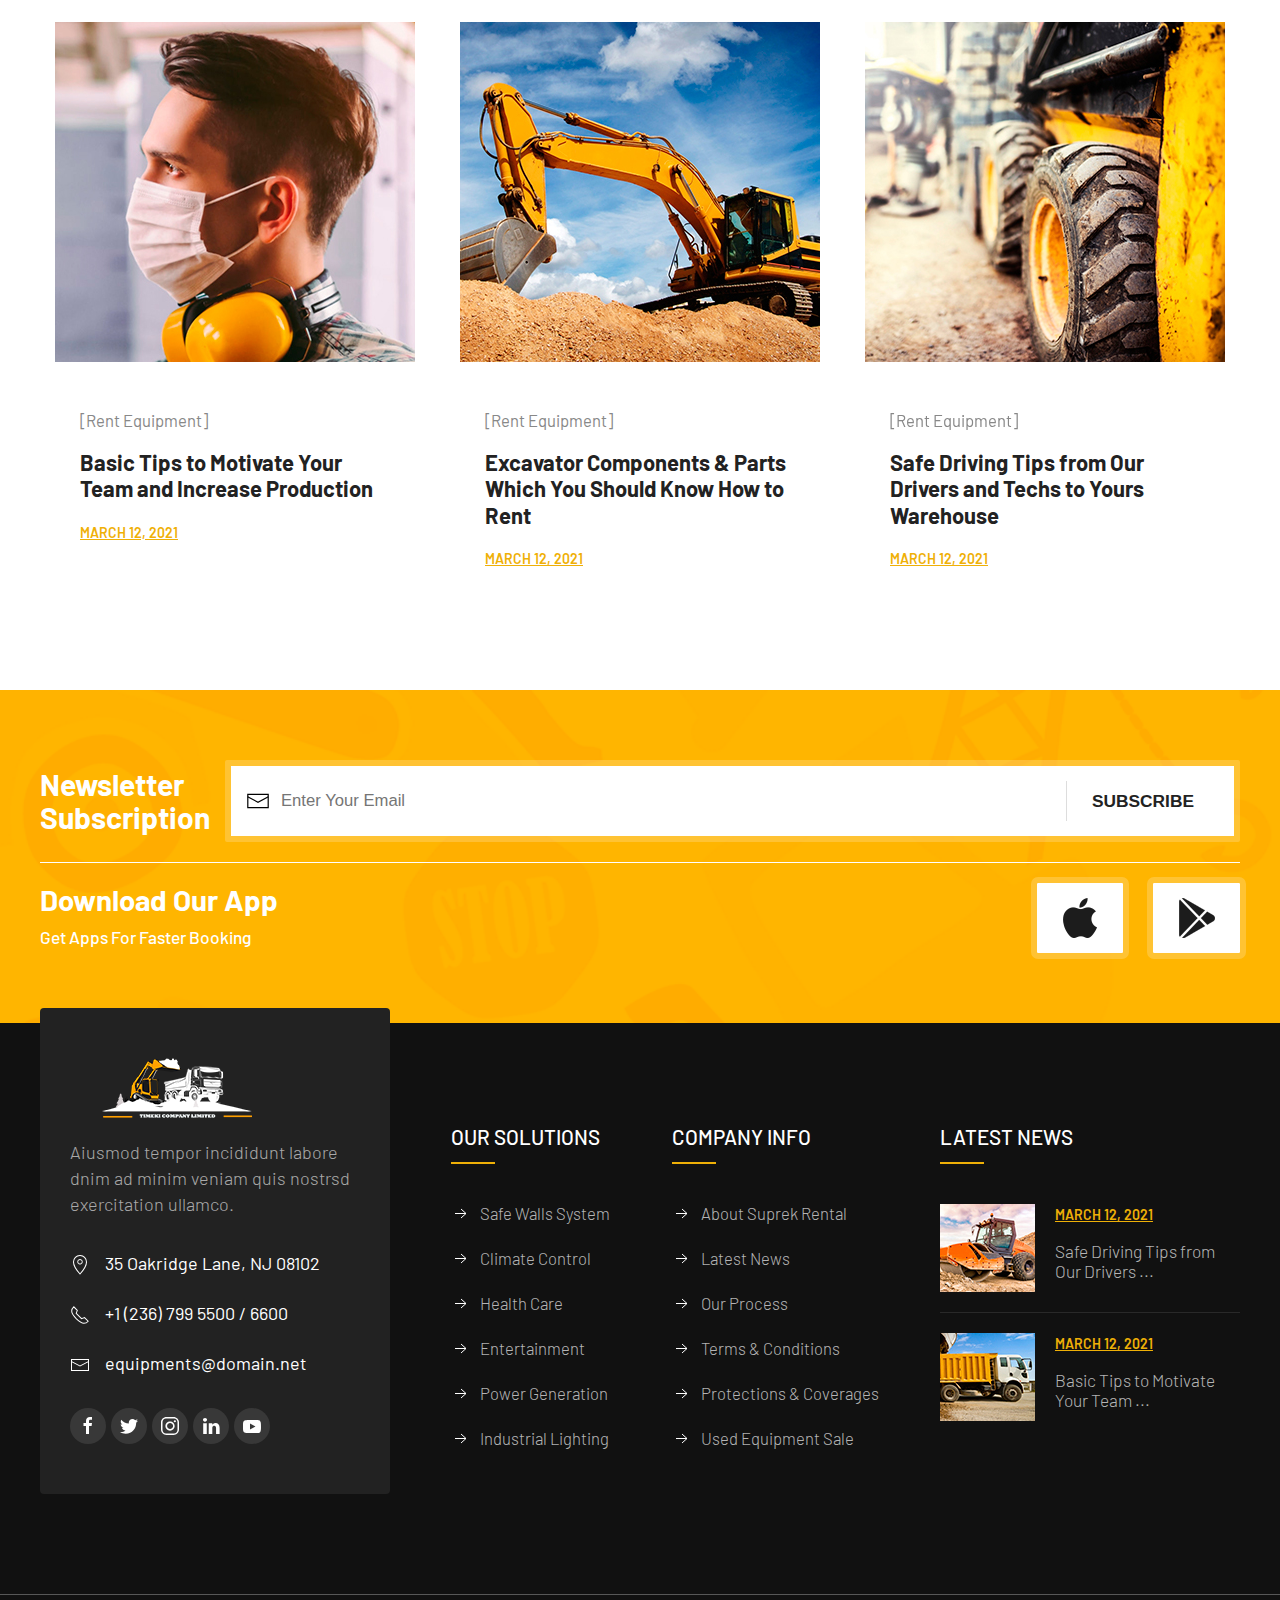
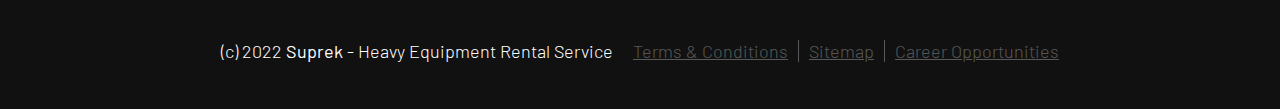
<file: 02_home.html>
<!DOCTYPE html>
<html lang="ru">


<!-- Mirrored from pro-theme.com/html/suprek/02_home.html by HTTrack Website Copier/3.x [XR&CO'2014], Wed, 20 Nov 2024 17:32:30 GMT -->
<!-- Added by HTTrack --><meta http-equiv="content-type" content="text/html;charset=UTF-8" /><!-- /Added by HTTrack -->
<head>
    <meta charset="utf-8">
    <title>Home</title>
    <meta content="Chernkh Mikhail" name="author">
    <meta content="Suprek - Top-Of-The-Line Equipment Rentals" name="description">
    <meta name="viewport" content="width=device-width, initial-scale=1.0">
    <meta name="HandheldFriendly" content="true">
    <meta name="format-detection" content="telephone=no">
    <meta content="IE=edge" http-equiv="X-UA-Compatible">
    <link rel="shortcut icon" href="assets/img/favicon.png" type="image/x-icon">
    <link rel="stylesheet" href="assets/css/libs.min.css">
    <link rel="stylesheet" href="assets/css/main.css">
</head>

<body class="page-home">
    <div class="page-wrapper">
        <header class="page-header --two-line">
            <div class="page-header__top-line">
                <div class="uk-container">
                    <div class="page-header__inner">
                        <div class="page-header__contacts-list">
                            <ul>
                                <li><a href="https://goo.gl/maps/RwFh5b8Po1pdxBS19" target="_blank"><span data-uk-icon="location"></span><span>35 Oakridge Lane, NJ 08102</span></a></li>
                                <li><a href="mailto:rentals@suprek.net"><span data-uk-icon="mail"></span><span>rentals@suprek.net</span></a></li>
                            </ul>
                        </div>
                        <div class="page-header__social">
                            <ul class="social">
                                <li class="social__item"><a class="social__link" href="http://www.facebook.com/" target="_blank"><span data-uk-icon="facebook"></span></a></li>
                                <li class="social__item"><a class="social__link" href="http://www.twitter.com/" target="_blank"><span data-uk-icon="twitter"></span></a></li>
                                <li class="social__item"><a class="social__link" href="http://www.instagram.com/" target="_blank"><span data-uk-icon="instagram"></span></a></li>
                                <li class="social__item"><a class="social__link" href="http://www.linkedin.com/" target="_blank"><span data-uk-icon="linkedin"></span></a></li>
                                <li class="social__item"><a class="social__link" href="http://www.youtube.com/" target="_blank"><span data-uk-icon="youtube"></span></a></li>
                            </ul>
                        </div>
                        <div class="page-header__contacts"><a class="contacts-block" href="tel:17881239911"><span>Need Help? Call Us</span><strong>788-123-9900</strong></a></div>
                    </div>
                </div>
            </div>
            <div class="page-header__bottom-line" data-uk-sticky>
                <div class="uk-container">
                    <div class="page-header__inner">
                        <div class="page-header__logo"><a class="logo" href="index.html"><img src="assets/img/logo.png" alt="image"></a></div>
                        <div class="page-header__mainmenu">
                            <ul class="uk-navbar-nav" data-uk-navbar>
                                <li class="uk-active"><a href="index.html"><span>Home</span></a>
                                    <div class="uk-navbar-dropdown">
                                        <ul class="uk-nav uk-navbar-dropdown-nav">
                                            <li><a href="index.html">Home 1</a>
                                                <div class="uk-navbar-dropdown">
                                                    <ul class="uk-nav uk-navbar-dropdown-nav">
                                                        <li><a href="index.html">Home 1</a></li>
                                                        <li><a href="02_home.html">Home 2</a></li>
                                                    </ul>
                                                </div>
                                            </li>
                                            <li><a href="02_home.html">Home 2</a></li>
                                        </ul>
                                    </div>
                                </li>
                                <li><a href="03_equipment-categories.html"><span>Equipments</span></a>
                                    <div class="uk-navbar-dropdown">
                                        <ul class="uk-nav uk-navbar-dropdown-nav">
                                            <li><a href="03_equipment-categories.html">Equipment categories 1</a></li>
                                            <li><a href="04_equipment-categories.html">Equipment categories 2</a></li>
                                            <li><a href="05_all-equipments-list.html">All equipments list</a></li>
                                            <li><a href="06_all-equipments-grid.html">All equipments grid</a></li>
                                            <li><a href="07_equipment-detail.html">Equipment detail</a></li>
                                        </ul>
                                    </div>
                                </li>
                                <li><a href="07_equipment-detail.html"><span>Our Solutions</span></a></li>
                                <li><a href="11_about-us.html"><span>About</span></a></li>
                                <li><a href="08_blog-grid.html"><span>News</span></a>
                                    <div class="uk-navbar-dropdown">
                                        <ul class="uk-nav uk-navbar-dropdown-nav">
                                            <li><a href="08_blog-grid.html">Blog grid</a></li>
                                            <li><a href="09_blog-default.html">Blog default</a></li>
                                            <li><a href="10_blog-post.html">Blog post</a></li>
                                        </ul>
                                    </div>
                                </li>
                                <li><a href="12_contact-us.html"><span>Contact</span></a></li>
                            </ul>
                        </div>
                        <div class="page-header__search">
                            <div class="search-full"><a class="uk-icon-button" href="#modal-search-full" data-uk-search-icon data-uk-toggle></a>
                                <div class="uk-modal-full uk-modal" id="modal-search-full" data-uk-modal>
                                    <div class="uk-modal-dialog uk-flex uk-flex-center uk-flex-middle" data-uk-height-viewport><button class="uk-modal-close-full" type="button" data-uk-close></button>
                                        <form class="uk-search uk-search-large"><input class="uk-search-input uk-text-center" type="search" placeholder="Search" autofocus></form>
                                    </div>
                                </div>
                            </div>
                        </div>
                        <div class="page-header__user"><a class="uk-icon-button" href="#!" data-uk-icon="user"></a></div>
                        <div class="page-header__mobile-menu-btn"><button data-uk-toggle="target: #offcanvas" type="button"><span data-uk-icon="menu"></span></button></div>
                    </div>
                </div>
            </div>
        </header>
        <main class="page-main">
            <section class="s-slider">
                <div class="js-slider-homepage">
                    <div class="swiper">
                        <div class="swiper-wrapper">
                            <div class="swiper-slide">
                                <div class="uk-inline"><img src="assets/img/img-slide-1.jpg" alt="image">
                                    <div class="uk-overlay-primary uk-position-cover"></div>
                                    <div class="uk-overlay uk-position-center-left uk-light uk-width-1-1">
                                        <div class="uk-container">
                                            <h1>Rent Quality Equipments<br> & Industry Solutions</h1>
                                            <p class="uk-text-lead">No matter what type of heavy equipment you need<br> to rent, our rental services are ready to help</p>
                                            <div data-uk-margin><a class="uk-button uk-button-danger uk-button-large" href="#!"><span>Get a free quote</span><span data-uk-icon="arrow-right"></span></a><a class="uk-button uk-button-light uk-button-large" href="#!"><span>View categories</span><span data-uk-icon="arrow-right"></span></a></div>
                                        </div>
                                    </div>
                                </div>
                            </div>
                            <div class="swiper-slide">
                                <div class="uk-inline"><img src="assets/img/img-slide-2.jpg" alt="image">
                                    <div class="uk-overlay-primary uk-position-cover"></div>
                                    <div class="uk-overlay uk-position-center uk-light">
                                        <div class="uk-container uk-text-center">
                                            <h1>Convenient & Simple Ways<br> to Choose the Right Equipment</h1>
                                            <p class="uk-text-lead">No matter what type of heavy equipment you need to<br> rent, our rental services are ready to help</p>
                                            <div data-uk-margin><a class="uk-button uk-button-danger uk-button-large" href="#!"><span>Get a free quote</span><span data-uk-icon="arrow-right"></span></a><a class="uk-button uk-button-light uk-button-large" href="#!"><span>View categories</span><span data-uk-icon="arrow-right"></span></a></div>
                                        </div>
                                    </div>
                                </div>
                            </div>
                        </div>
                        <div class="swiper-pagination"></div>
                    </div>
                </div>
            </section>
            <div class="search-form">
                <div class="uk-container">
                    <div class="search-form__box">
                        <form class="uk-form-stacked" action="#!">
                            <div class="uk-grid uk-grid-small uk-grid-divider uk-child-width-1-4@l uk-child-width-1-2@s uk-flex-middle" data-uk-grid>
                                <div><label class="uk-form-label">Select Category</label>
                                    <div class="uk-form-controls"><select class="js-select">
                                            <option value="Aerial Machines">Aerial Machines</option>
                                            <option value="Aerial Machines">Aerial Machines</option>
                                            <option value="Aerial Machines">Aerial Machines</option>
                                            <option value="Aerial Machines">Aerial Machines</option>
                                        </select></div>
                                </div>
                                <div><label class="uk-form-label">Pickup Location</label>
                                    <div class="uk-form-controls"><select class="js-select">
                                            <option value="Newyork">Newyork</option>
                                            <option value="Newyork">Newyork</option>
                                            <option value="Newyork">Newyork</option>
                                            <option value="Newyork">Newyork</option>
                                        </select></div>
                                </div>
                                <div><label class="uk-form-label">When</label>
                                    <div class="uk-form-controls"><input class="js-date" type="text" name="data" placeholder="July 30, 2021 02:30"></div>
                                </div>
                                <div><button class="uk-button uk-button-danger uk-button-large" type="button"><span>Find equipment</span><span data-uk-icon="arrow-right"></span></button></div>
                            </div>
                        </form>
                    </div>
                </div>
            </div>
            <section class="s-features">
                <div class="uk-section uk-container">
                    <div class="uk-grid uk-child-width-1-2@m uk-flex-middle" data-uk-grid>
                        <div>
                            <div class="section-title"><small class="color-accent">[30 Years Of Equipment Rental Expertise]</small>
                                <h3>Provide Rent Solutions to Utilize Industry Assistance</h3>
                            </div>
                        </div>
                        <div>
                            <div class="section-content"><span>Kiusmod tempor sed incididunts labore sed dolor mag aliqua enimad mini veniam quis nostrud exercitation ullamco labores nisi ut aliquip ex ea reprehen deritin voluptate.</span></div>
                        </div>
                    </div>
                    <div class="feature-items">
                        <div data-uk-slider>
                            <div class="uk-position-relative" tabindex="-1">
                                <ul class="uk-grid uk-slider-items uk-child-width-1-1 uk-child-width-1-2@s uk-child-width-1-3@l">
                                    <li>
                                        <div class="feature-item">
                                            <div class="feature-item__box">
                                                <div class="feature-item__icon"><img src="assets/img/ico-feature-1.png" alt="image"></div>
                                                <div class="feature-item__title">Comprehensive<br> Rental Fleet</div>
                                                <div class="feature-item__text">Excepteur sint occaecat cupidaty in culpa qu officia deserunt mollits Sed ut perspiciatis unde.</div>
                                                <div class="feature-item__more"><a href="07_equipment-detail.html"><span data-uk-icon="arrow-right"></span></a></div>
                                            </div>
                                        </div>
                                    </li>
                                    <li>
                                        <div class="feature-item">
                                            <div class="feature-item__box">
                                                <div class="feature-item__icon"><img src="assets/img/ico-feature-2.png" alt="image"></div>
                                                <div class="feature-item__title">Prepared to Serve<br> Your Needs</div>
                                                <div class="feature-item__text">Excepteur sint occaecat cupidaty in culpa qu officia deserunt mollits Sed ut perspiciatis unde.</div>
                                                <div class="feature-item__more"><a href="07_equipment-detail.html"><span data-uk-icon="arrow-right"></span></a></div>
                                            </div>
                                        </div>
                                    </li>
                                    <li>
                                        <div class="feature-item">
                                            <div class="feature-item__box">
                                                <div class="feature-item__icon"><img src="assets/img/ico-feature-3.png" alt="image"></div>
                                                <div class="feature-item__title">Equipment Perform<br> at Top Levels</div>
                                                <div class="feature-item__text">Excepteur sint occaecat cupidaty in culpa qu officia deserunt mollits Sed ut perspiciatis unde.</div>
                                                <div class="feature-item__more"><a href="07_equipment-detail.html"><span data-uk-icon="arrow-right"></span></a></div>
                                            </div>
                                        </div>
                                    </li>
                                </ul>
                            </div>
                            <ul class="uk-slider-nav uk-dotnav uk-flex-center uk-margin"></ul>
                        </div>
                    </div>
                </div>
            </section>
            <section class="s-categories">
                <div class="uk-section uk-container uk-container-large">
                    <div class="section-title --center"><span>[Premier Equipment Rental Service]</span>
                        <h3>Browse Rental Categories</h3>
                    </div>
                    <div class="section-content">
                        <div class="uk-grid uk-grid-medium" data-uk-grid>
                            <div class="uk-width-1-2@m"><a class="cat-item uk-width-1-1 uk-inline" href="04_equipment-categories.html"><img class="uk-width-1-1" src="assets/img/cat-item-10.jpg" alt="cat-item">
                                    <div class="uk-overlay uk-position-bottom">
                                        <p class="uk-text-center">Compact Utility Equipments</p>
                                    </div>
                                </a></div>
                            <div class="uk-width-1-2@m"><a class="cat-item uk-width-1-1 uk-inline" href="04_equipment-categories.html"><img class="uk-width-1-1" src="assets/img/cat-item-11.jpg" alt="cat-item">
                                    <div class="uk-overlay uk-position-bottom">
                                        <p class="uk-text-center">Loaders and Movers</p>
                                    </div>
                                </a></div>
                            <div class="uk-width-1-3@m"><a class="cat-item uk-width-1-1 uk-inline" href="04_equipment-categories.html"><img class="uk-width-1-1" src="assets/img/cat-item-7.jpg" alt="cat-item">
                                    <div class="uk-overlay uk-position-bottom">
                                        <p class="uk-text-center">Compact Utility Equipments</p>
                                    </div>
                                </a></div>
                            <div class="uk-width-1-3@m"><a class="cat-item uk-width-1-1 uk-inline" href="04_equipment-categories.html"><img class="uk-width-1-1" src="assets/img/cat-item-8.jpg" alt="cat-item">
                                    <div class="uk-overlay uk-position-bottom">
                                        <p class="uk-text-center">Loaders and Movers</p>
                                    </div>
                                </a></div>
                            <div class="uk-width-1-3@m"><a class="cat-item uk-width-1-1 uk-inline" href="04_equipment-categories.html"><img class="uk-width-1-1" src="assets/img/cat-item-9.jpg" alt="cat-item">
                                    <div class="uk-overlay uk-position-bottom">
                                        <p class="uk-text-center">Loaders and Movers</p>
                                    </div>
                                </a></div>
                        </div>
                    </div>
                </div>
            </section>
            <section class="s-brands">
                <div class="uk-container">
                    <div class="section-title --center"><span>[Browse Equipment Brands]</span>
                        <h3>Machinery Designed to Deliver the Uphill Tasks<br> with Working Advantages you Need</h3>
                        <p>Choose any brand of which equipments you want to rent</p>
                    </div>
                    <div class="section-content">
                        <div data-uk-slider="autoplay: true">
                            <div class="uk-position-relative">
                                <div class="uk-slider-container uk-light">
                                    <ul class="uk-slider-items uk-grid-small uk-child-width-1-1 uk-child-width-1-3@s uk-child-width-1-4@m uk-text-center">
                                        <li><img class="uk-width-1-1" src="assets/img/brand-1.jpg" alt="brand"></li>
                                        <li><img class="uk-width-1-1" src="assets/img/brand-2.jpg" alt="brand"></li>
                                        <li><img class="uk-width-1-1" src="assets/img/brand-3.jpg" alt="brand"></li>
                                        <li><img class="uk-width-1-1" src="assets/img/brand-4.jpg" alt="brand"></li>
                                        <li><img class="uk-width-1-1" src="assets/img/brand-1.jpg" alt="brand"></li>
                                        <li><img class="uk-width-1-1" src="assets/img/brand-2.jpg" alt="brand"></li>
                                        <li><img class="uk-width-1-1" src="assets/img/brand-3.jpg" alt="brand"></li>
                                        <li><img class="uk-width-1-1" src="assets/img/brand-4.jpg" alt="brand"></li>
                                    </ul>
                                </div>
                                <div class="uk-visible@s"><a class="uk-slidenav uk-position-center-left-out" href="#" data-uk-slider-item="previous" data-uk-icon="arrow-left"></a><a class="uk-slidenav uk-position-center-right-out" href="#" data-uk-slider-item="next" data-uk-icon="arrow-right"></a></div>
                            </div>
                        </div>
                    </div>
                </div>
            </section>
            <section class="s-equipments">
                <div class="uk-section uk-container uk-container-large">
                    <div class="section-title --center"><span>[Premier Equipment Rental Service]</span>
                        <h3>Popular Equipments On Rent</h3>
                    </div>
                    <div class="section-content">
                        <div data-uk-slider>
                            <div class="uk-position-relative" tabindex="-1">
                                <ul class="uk-slider-items uk-grid uk-child-width-1-1 uk-child-width-1-2@s uk-child-width-1-3@l">
                                    <li>
                                        <div class="equipment-item">
                                            <div class="equipment-item__box">
                                                <div class="equipment-item__media"><a href="07_equipment-detail.html"><img src="assets/img/equipment-1.jpg" alt="Standard Excavator 8T" /></a></div>
                                                <div class="equipment-item__info">
                                                    <div class="equipment-item__title"><a href="07_equipment-detail.html">Standard Excavator 8T</a></div>
                                                    <div class="equipment-item__links"><a href="03_equipment-categories.html">View Catelogue</a><a href="04_equipment-categories.html">Print Quotation</a></div>
                                                    <div class="equipment-item__list">
                                                        <ul>
                                                            <li>Brand: Wacker Neuson</li>
                                                            <li>MFG Year: 2019</li>
                                                            <li>Model: EZ17</li>
                                                            <li>Operating Weight: 1.7 Ton</li>
                                                        </ul>
                                                    </div>
                                                    <div class="equipment-item__price-box">
                                                        <div class="equipment-item__price-title">Total Rental Price<small>(Incl. Taxes)</small></div>
                                                        <div class="equipment-item__price">
                                                            <div class="equipment-item__price-current">$425.00</div>
                                                            <div class="equipment-item__price-old">$899.00</div>
                                                        </div>
                                                    </div>
                                                    <div class="equipment-item__prices">
                                                        <ul>
                                                            <li>$125 / Day</li>
                                                            <li>$425 / Week</li>
                                                            <li>$1350 / Month</li>
                                                        </ul>
                                                    </div>
                                                </div>
                                                <div class="equipment-item__btn"><button class="uk-button uk-button-default uk-button-large uk-width-1-1" type="button"><span>Book now</span><span data-uk-icon="arrow-right"></span></button></div>
                                            </div>
                                        </div>
                                    </li>
                                    <li>
                                        <div class="equipment-item">
                                            <div class="equipment-item__box">
                                                <div class="equipment-item__media"><a href="07_equipment-detail.html"><img src="assets/img/equipment-2.jpg" alt="Standard Excavator 8T" /></a></div>
                                                <div class="equipment-item__info">
                                                    <div class="equipment-item__title"><a href="07_equipment-detail.html">Standard Excavator 8T</a></div>
                                                    <div class="equipment-item__links"><a href="03_equipment-categories.html">View Catelogue</a><a href="04_equipment-categories.html">Print Quotation</a></div>
                                                    <div class="equipment-item__list">
                                                        <ul>
                                                            <li>Brand: Wacker Neuson</li>
                                                            <li>MFG Year: 2019</li>
                                                            <li>Model: EZ17</li>
                                                            <li>Operating Weight: 1.7 Ton</li>
                                                        </ul>
                                                    </div>
                                                    <div class="equipment-item__price-box">
                                                        <div class="equipment-item__price-title">Total Rental Price<small>(Incl. Taxes)</small></div>
                                                        <div class="equipment-item__price">
                                                            <div class="equipment-item__price-current">$425.00</div>
                                                            <div class="equipment-item__price-old">$899.00</div>
                                                        </div>
                                                    </div>
                                                    <div class="equipment-item__prices">
                                                        <ul>
                                                            <li>$125 / Day</li>
                                                            <li>$425 / Week</li>
                                                            <li>$1350 / Month</li>
                                                        </ul>
                                                    </div>
                                                </div>
                                                <div class="equipment-item__btn"><button class="uk-button uk-button-default uk-button-large uk-width-1-1" type="button"><span>Book now</span><span data-uk-icon="arrow-right"></span></button></div>
                                            </div>
                                        </div>
                                    </li>
                                    <li>
                                        <div class="equipment-item">
                                            <div class="equipment-item__box">
                                                <div class="equipment-item__media"><a href="07_equipment-detail.html"><img src="assets/img/equipment-3.jpg" alt="Standard Excavator 8T" /></a></div>
                                                <div class="equipment-item__info">
                                                    <div class="equipment-item__title"><a href="07_equipment-detail.html">Standard Excavator 8T</a></div>
                                                    <div class="equipment-item__links"><a href="03_equipment-categories.html">View Catelogue</a><a href="04_equipment-categories.html">Print Quotation</a></div>
                                                    <div class="equipment-item__list">
                                                        <ul>
                                                            <li>Brand: Wacker Neuson</li>
                                                            <li>MFG Year: 2019</li>
                                                            <li>Model: EZ17</li>
                                                            <li>Operating Weight: 1.7 Ton</li>
                                                        </ul>
                                                    </div>
                                                    <div class="equipment-item__price-box">
                                                        <div class="equipment-item__price-title">Total Rental Price<small>(Incl. Taxes)</small></div>
                                                        <div class="equipment-item__price">
                                                            <div class="equipment-item__price-current">$425.00</div>
                                                            <div class="equipment-item__price-old">$899.00</div>
                                                        </div>
                                                    </div>
                                                    <div class="equipment-item__prices">
                                                        <ul>
                                                            <li>$125 / Day</li>
                                                            <li>$425 / Week</li>
                                                            <li>$1350 / Month</li>
                                                        </ul>
                                                    </div>
                                                </div>
                                                <div class="equipment-item__btn"><button class="uk-button uk-button-default uk-button-large uk-width-1-1" type="button"><span>Book now</span><span data-uk-icon="arrow-right"></span></button></div>
                                            </div>
                                        </div>
                                    </li>
                                    <li>
                                        <div class="equipment-item">
                                            <div class="equipment-item__box">
                                                <div class="equipment-item__media"><a href="07_equipment-detail.html"><img src="assets/img/equipment-1.jpg" alt="Standard Excavator 8T" /></a></div>
                                                <div class="equipment-item__info">
                                                    <div class="equipment-item__title"><a href="07_equipment-detail.html">Standard Excavator 8T</a></div>
                                                    <div class="equipment-item__links"><a href="03_equipment-categories.html">View Catelogue</a><a href="04_equipment-categories.html">Print Quotation</a></div>
                                                    <div class="equipment-item__list">
                                                        <ul>
                                                            <li>Brand: Wacker Neuson</li>
                                                            <li>MFG Year: 2019</li>
                                                            <li>Model: EZ17</li>
                                                            <li>Operating Weight: 1.7 Ton</li>
                                                        </ul>
                                                    </div>
                                                    <div class="equipment-item__price-box">
                                                        <div class="equipment-item__price-title">Total Rental Price<small>(Incl. Taxes)</small></div>
                                                        <div class="equipment-item__price">
                                                            <div class="equipment-item__price-current">$425.00</div>
                                                            <div class="equipment-item__price-old">$899.00</div>
                                                        </div>
                                                    </div>
                                                    <div class="equipment-item__prices">
                                                        <ul>
                                                            <li>$125 / Day</li>
                                                            <li>$425 / Week</li>
                                                            <li>$1350 / Month</li>
                                                        </ul>
                                                    </div>
                                                </div>
                                                <div class="equipment-item__btn"><button class="uk-button uk-button-default uk-button-large uk-width-1-1" type="button"><span>Book now</span><span data-uk-icon="arrow-right"></span></button></div>
                                            </div>
                                        </div>
                                    </li>
                                    <li>
                                        <div class="equipment-item">
                                            <div class="equipment-item__box">
                                                <div class="equipment-item__media"><a href="07_equipment-detail.html"><img src="assets/img/equipment-2.jpg" alt="Standard Excavator 8T" /></a></div>
                                                <div class="equipment-item__info">
                                                    <div class="equipment-item__title"><a href="07_equipment-detail.html">Standard Excavator 8T</a></div>
                                                    <div class="equipment-item__links"><a href="03_equipment-categories.html">View Catelogue</a><a href="04_equipment-categories.html">Print Quotation</a></div>
                                                    <div class="equipment-item__list">
                                                        <ul>
                                                            <li>Brand: Wacker Neuson</li>
                                                            <li>MFG Year: 2019</li>
                                                            <li>Model: EZ17</li>
                                                            <li>Operating Weight: 1.7 Ton</li>
                                                        </ul>
                                                    </div>
                                                    <div class="equipment-item__price-box">
                                                        <div class="equipment-item__price-title">Total Rental Price<small>(Incl. Taxes)</small></div>
                                                        <div class="equipment-item__price">
                                                            <div class="equipment-item__price-current">$425.00</div>
                                                            <div class="equipment-item__price-old">$899.00</div>
                                                        </div>
                                                    </div>
                                                    <div class="equipment-item__prices">
                                                        <ul>
                                                            <li>$125 / Day</li>
                                                            <li>$425 / Week</li>
                                                            <li>$1350 / Month</li>
                                                        </ul>
                                                    </div>
                                                </div>
                                                <div class="equipment-item__btn"><button class="uk-button uk-button-default uk-button-large uk-width-1-1" type="button"><span>Book now</span><span data-uk-icon="arrow-right"></span></button></div>
                                            </div>
                                        </div>
                                    </li>
                                </ul>
                            </div>
                            <ul class="uk-slider-nav uk-dotnav uk-flex-center uk-margin-medium-top"></ul>
                        </div>
                    </div>
                </div>
            </section>
            <section class="s-latest-offers">
                <div class="uk-section-large uk-container uk-container-large">
                    <div class="section-title --center"><span>[Premier Equipment Rental Service]</span>
                        <h3>Latest Featured & Offers</h3>
                    </div>
                    <div class="section-content">
                        <div class="uk-grid uk-grid-small uk-child-width-1-2@l" data-uk-grid>
                            <div>
                                <div class="offer-box">
                                    <div class="offer-item">
                                        <div class="offer-media"><img src="assets/img/offer-1.jpg" alt="offer-item-1"></div>
                                        <div class="offer-info">
                                            <div class="offer-title">New Excavator Rental</div>
                                            <div class="offer-intro">Allamco laboris nisiut aliquip labore magna</div>
                                        </div>
                                        <div class="offer-price">Starts <span>$45</span> / Day</div>
                                    </div>
                                    <div class="offer-item">
                                        <div class="offer-media"><img src="assets/img/offer-2.jpg" alt="offer-item-2"></div>
                                        <div class="offer-info">
                                            <div class="offer-title">Rent ForkLift At Lowest</div>
                                            <div class="offer-intro">Enim ad minim veniam quis exercitation strud</div>
                                        </div>
                                        <div class="offer-price">Starts <span>$60</span> / Day</div>
                                    </div>
                                    <div class="offer-item">
                                        <div class="offer-media"><img src="assets/img/offer-3.jpg" alt="offer-item-3"></div>
                                        <div class="offer-info">
                                            <div class="offer-title">Get Generators At 50% Off</div>
                                            <div class="offer-intro">Enim ads minim veniam quis nostrud</div>
                                        </div>
                                        <div class="offer-price">Starts <span>$80</span> / Day</div>
                                    </div>
                                </div>
                            </div>
                            <div>
                                <div class="offer-box">
                                    <div class="offer-item">
                                        <div class="offer-media"><img src="assets/img/offer-4.jpg" alt="offer-item-1"></div>
                                        <div class="offer-info">
                                            <div class="offer-title">New Excavator Rental</div>
                                            <div class="offer-intro">Allamco laboris nisiut aliquip labore magna</div>
                                        </div>
                                        <div class="offer-price">Starts <span>$45</span> / Day</div>
                                    </div>
                                    <div class="offer-item">
                                        <div class="offer-media"><img src="assets/img/offer-5.jpg" alt="offer-item-2"></div>
                                        <div class="offer-info">
                                            <div class="offer-title">Rent ForkLift At Lowest</div>
                                            <div class="offer-intro">Enim ad minim veniam quis exercitation strud</div>
                                        </div>
                                        <div class="offer-price">Starts <span>$60</span> / Day</div>
                                    </div>
                                    <div class="offer-item">
                                        <div class="offer-media"><img src="assets/img/offer-6.jpg" alt="offer-item-3"></div>
                                        <div class="offer-info">
                                            <div class="offer-title">Get Generators At 50% Off</div>
                                            <div class="offer-intro">Enim ads minim veniam quis nostrud</div>
                                        </div>
                                        <div class="offer-price">Starts <span>$80</span> / Day</div>
                                    </div>
                                </div>
                            </div>
                        </div>
                    </div>
                </div>
            </section>
            <section class="s-about">
                <div class="uk-section uk-container">
                    <div class="uk-grid uk-child-width-1-2@m uk-flex-middle" data-uk-grid>
                        <div class="uk-text-center"><img src="assets/img/img-about.png" alt="image"></div>
                        <div>
                            <div class="section-title"><span>[Company Overview]</span>
                                <h3>Helping the Industry with 10k+ Equipments available for Rentals Anytime</h3>
                            </div>
                            <div class="section-content">
                                <p>Kiusmod tempor sed incididunts labore sed dolor mag aliqua enimad mini veniam quis nostrud exercitation ullamco labores nisi ut aliquip ex ea reprehen deritin voluptate.</p>
                                <p>Lorem ipsum dolor tempor amety consecteur adipisicing elits do eiusmod tempor incididunt aliqua.</p>
                                <div class="s-about__btns" data-uk-margin><a class="uk-button uk-button-danger uk-button-large" href="11_about-us.html" data-uk-icon="arrow-right">Get started</a><a class="uk-icon-button ico_mission" href="11_about-us.html" data-uk-tooltip="title: Our Mission; pos: bottom"></a><a class="uk-icon-button ico_track" href="11_about-us.html" data-uk-tooltip="title: Our Mission; pos: bottom"></a></div>
                            </div>
                        </div>
                    </div>
                </div>
            </section>
            <section class="s-stats">
                <div class="uk-container uk-container-xlarge">
                    <div class="uk-grid uk-grid-small uk-child-width-1-4@l uk-child-width-1-2@s" data-uk-grid>
                        <div>
                            <div class="stat-item">
                                <div class="stat-item__box">
                                    <h6 class="stat-item__title">Rental Orders</h6><span class="stat-item__value">3.4k</span>
                                    <p class="stat-item__text">Pioneer of the equipment rental industry.</p>
                                </div>
                            </div>
                        </div>
                        <div>
                            <div class="stat-item">
                                <div class="stat-item__box">
                                    <h6 class="stat-item__title">Experienced Team</h6><span class="stat-item__value">125+</span>
                                    <p class="stat-item__text">Pioneer of the equipment rental industry.</p>
                                </div>
                            </div>
                        </div>
                        <div>
                            <div class="stat-item">
                                <div class="stat-item__box">
                                    <h6 class="stat-item__title">Customer Reviews</h6><span class="stat-item__value">3.6k+</span>
                                    <p class="stat-item__text">Pioneer of the equipment rental industry.</p>
                                </div>
                            </div>
                        </div>
                        <div>
                            <div class="stat-item">
                                <div class="stat-item__box">
                                    <h6 class="stat-item__title">Verified Locations</h6><span class="stat-item__value">150+</span>
                                    <p class="stat-item__text">Pioneer of the equipment rental industry.</p>
                                </div>
                            </div>
                        </div>
                    </div>
                </div>
            </section>
            <section class="s-reasons-choose">
                <div class="uk-section uk-container uk-container-large">
                    <div class="uk-grid uk-child-width-1-2@l" data-uk-grid>
                        <div>
                            <div class="section-title"><span>[Equipment Rental Industry]</span>
                                <h3>Reason to Choose Suprek Equipment Rental Services</h3>
                            </div>
                            <div class="section-content">
                                <div class="video-link" data-uk-lightbox="video-autoplay: true"><a href="https://youtu.be/IUYs3mYgEPI" data-attrs="width: 1280; height: 720;" data-caption="YouTube"><img src="assets/img/ico-play.png" alt="image"></a><span>Helping with the best and wide selection of rental equipments always available.</span></div>
                            </div>
                        </div>
                        <div>
                            <div data-uk-slider>
                                <div class="uk-position-relative" tabindex="-1">
                                    <ul class="uk-slider-items uk-grid uk-child-width-1-1 uk-child-width-1-2@s uk-child-width-1-2@l">
                                        <li>
                                            <div class="reason-item"><img class="reason-item__img" src="assets/img/img-reason-1.jpg" alt="reason">
                                                <div class="reason-item__body">
                                                    <div class="reason-item__icon"><img src="assets/img/ico-reason-1.png" alt="reason"></div>
                                                    <div class="reason-item__desc">
                                                        <h4 class="reason-item__title">Out Class Performance</h4>
                                                        <p class="reason-item__text">The industry standard sit amest elits sed tempor eiusmod.</p>
                                                    </div>
                                                </div>
                                            </div>
                                        </li>
                                        <li>
                                            <div class="reason-item"><img class="reason-item__img" src="assets/img/img-reason-2.jpg" alt="reason">
                                                <div class="reason-item__body">
                                                    <div class="reason-item__icon"><img src="assets/img/ico-reason-2.png" alt="reason"></div>
                                                    <div class="reason-item__desc">
                                                        <h4 class="reason-item__title">Collaborative Support</h4>
                                                        <p class="reason-item__text">The industry standard sit amest elits sed tempor eiusmod.</p>
                                                    </div>
                                                </div>
                                            </div>
                                        </li>
                                        <li>
                                            <div class="reason-item"><img class="reason-item__img" src="assets/img/img-reason-1.jpg" alt="reason">
                                                <div class="reason-item__body">
                                                    <div class="reason-item__icon"><img src="assets/img/ico-reason-1.png" alt="reason"></div>
                                                    <div class="reason-item__desc">
                                                        <h4 class="reason-item__title">Out Class Performance</h4>
                                                        <p class="reason-item__text">The industry standard sit amest elits sed tempor eiusmod.</p>
                                                    </div>
                                                </div>
                                            </div>
                                        </li>
                                        <li>
                                            <div class="reason-item"><img class="reason-item__img" src="assets/img/img-reason-2.jpg" alt="reason">
                                                <div class="reason-item__body">
                                                    <div class="reason-item__icon"><img src="assets/img/ico-reason-2.png" alt="reason"></div>
                                                    <div class="reason-item__desc">
                                                        <h4 class="reason-item__title">Collaborative Support</h4>
                                                        <p class="reason-item__text">The industry standard sit amest elits sed tempor eiusmod.</p>
                                                    </div>
                                                </div>
                                            </div>
                                        </li>
                                    </ul>
                                </div>
                                <ul class="uk-slider-nav uk-dotnav uk-flex-center uk-margin-medium-top"></ul>
                            </div>
                        </div>
                    </div>
                </div>
            </section>
            <section class="s-news">
                <div class="uk-section uk-container">
                    <div class="section-title --center"><span>[Premier Equipment Rental Service]</span>
                        <h3>Read Latest From Blog</h3>
                    </div>
                    <div class="section-content">
                        <div class="js-news-slider">
                            <div class="swiper">
                                <div class="swiper-wrapper">
                                    <div class="swiper-slide">
                                        <div class="new-item"><a class="new-item__box" href="10_blog-post.html">
                                                <div class="new-item__media"><img src="assets/img/new-item-1.jpg" alt="news"></div>
                                                <div class="new-item__body">
                                                    <div class="new-item__title"><span>[Rent Equipment]</span>
                                                        <h4>Basic Tips to Motivate Your Team and Increase Production</h4>
                                                    </div>
                                                    <div class="new-item__date">March 12, 2021</div>
                                                </div>
                                            </a></div>
                                    </div>
                                    <div class="swiper-slide">
                                        <div class="new-item"><a class="new-item__box" href="10_blog-post.html">
                                                <div class="new-item__media"><img src="assets/img/new-item-2.jpg" alt="news"></div>
                                                <div class="new-item__body">
                                                    <div class="new-item__title"><span>[Rent Equipment]</span>
                                                        <h4>Excavator Components & Parts Which You Should Know How to Rent</h4>
                                                    </div>
                                                    <div class="new-item__date">March 12, 2021</div>
                                                </div>
                                            </a></div>
                                    </div>
                                    <div class="swiper-slide">
                                        <div class="new-item"><a class="new-item__box" href="10_blog-post.html">
                                                <div class="new-item__media"><img src="assets/img/new-item-3.jpg" alt="news"></div>
                                                <div class="new-item__body">
                                                    <div class="new-item__title"><span>[Rent Equipment]</span>
                                                        <h4>Safe Driving Tips from Our Drivers and Techs to Yours Warehouse</h4>
                                                    </div>
                                                    <div class="new-item__date">March 12, 2021</div>
                                                </div>
                                            </a></div>
                                    </div>
                                </div>
                            </div>
                        </div>
                    </div>
                </div>
            </section>
        </main>
        <section class="newsletter">
            <div class="uk-section uk-container uk-container-xlarge">
                <div class="newsletter__inner">
                    <div class="newsletter-form">
                        <div class="newsletter-form__title">
                            <h4>Newsletter<br> Subscription</h4>
                        </div>
                        <div class="newsletter-form__form">
                            <form action="#!">
                                <!-- Hidden Required Fields -->
                                <input type="hidden" name="project_name" value="Suprek - Top-Of-The-Line Equipment Rentals">
                                <input type="hidden" name="admin_email" value="test@gmail.com">
                                <input type="hidden" name="form_subject" value="Newsletter Subscription">
                                <!-- END Hidden Required Fields --><input type="email" name="email" placeholder="Enter Your Email"><button type="submit">Subscribe</button>
                            </form>
                        </div>
                    </div>
                    <div class="download-app">
                        <div class="download-app__title">
                            <h4>Download Our App</h4>
                            <p>Get Apps For Faster Booking</p>
                        </div>
                        <div class="download-app__links"><a class="download-link" href="https://www.apple.com/ua/app-store/" target="_blank"><img src="assets/img/appstore.png" alt="appstore"></a><a class="download-link" href="https://play.google.com/" target="_blank"><img src="assets/img/googleplay.png" alt="appstore"></a></div>
                    </div>
                </div>
            </div>
        </section>
        <footer class="page-footer">
            <div class="page-footer__top">
                <div class="uk-container uk-container-large">
                    <div class="page-footer__inner">
                        <div class="page-footer__contacts"><a class="footer-logo" href="https://pro-theme.com/"><img src="assets/img/logo-white.png" alt="image"></a>
                            <p>Aiusmod tempor incididunt labore dnim ad minim veniam quis nostrsd exercitation ullamco.</p>
                            <ul class="contacts-list">
                                <li><a href="https://goo.gl/maps/XdgZbYX9V62UpBwc7" target="_blank"><span data-uk-icon="location"></span><span>35 Oakridge Lane, NJ 08102</span></a></li>
                                <li><a href="tel:12367995500/6600"><span data-uk-icon="receiver"></span><span>+1 (236) 799 5500 / 6600</span></a></li>
                                <li><a href="mailto:equipments@domain.net"><span data-uk-icon="mail"></span><span>equipments@domain.net</span></a></li>
                            </ul>
                            <ul class="social">
                                <li><a href="http://www.facebook.com/" target="_blank"><span data-uk-icon="facebook"></span></a></li>
                                <li><a href="http://www.twitter.com/" target="_blank"><span data-uk-icon="twitter"></span></a></li>
                                <li><a href="http://www.instagram.com/" target="_blank"><span data-uk-icon="instagram"></span></a></li>
                                <li><a href="http://www.linkedin.com/" target="_blank"><span data-uk-icon="linkedin"></span></a></li>
                                <li><a href="http://www.youtube.com/" target="_blank"><span data-uk-icon="youtube"></span></a></li>
                            </ul>
                        </div>
                        <div class="page-footer__menu">
                            <h4>OuR Solutions</h4>
                            <ul class="uk-nav">
                                <li><a href="page-typography.html">Safe Walls System</a></li>
                                <li><a href="page-typography.html">Climate Control</a></li>
                                <li><a href="page-typography.html">Health Care</a></li>
                                <li><a href="page-typography.html">Entertainment</a></li>
                                <li><a href="page-typography.html">Power Generation</a></li>
                                <li><a href="page-typography.html">Industrial Lighting</a></li>
                            </ul>
                        </div>
                        <div class="page-footer__menu">
                            <h4>COMPANY INFO</h4>
                            <ul class="uk-nav">
                                <li><a href="page-typography.html">About Suprek Rental</a></li>
                                <li><a href="page-typography.html">Latest News</a></li>
                                <li><a href="page-typography.html">Our Process</a></li>
                                <li><a href="page-typography.html">Terms & Conditions</a></li>
                                <li><a href="page-typography.html">Protections & Coverages</a></li>
                                <li><a href="page-typography.html">Used Equipment Sale</a></li>
                            </ul>
                        </div>
                        <div class="page-footer__news">
                            <h4>Latest News</h4>
                            <ul class="news-list">
                                <li>
                                    <div class="news-list-item"><img class="news-list-item__img" src="assets/img/news-item-1.jpg" alt="news">
                                        <div class="news-list-item__info"><span class="news-list-item__date">March 12, 2021</span><a class="news-list-item__title" href="10_blog-post.html">Safe Driving Tips from Our Drivers ...</a></div>
                                    </div>
                                </li>
                                <li>
                                    <div class="news-list-item"><img class="news-list-item__img" src="assets/img/news-item-2.jpg" alt="news">
                                        <div class="news-list-item__info"><span class="news-list-item__date">March 12, 2021</span><a class="news-list-item__title" href="10_blog-post.html">Basic Tips to Motivate Your Team ...</a></div>
                                    </div>
                                </li>
                            </ul>
                        </div>
                    </div>
                </div>
            </div>
            <div class="page-footer__bottom">
                <div class="uk-container uk-container-large">
                    <div class="page-footer__copy"><span>(c) 2022 <b>Suprek</b> - Heavy Equipment Rental Service</span><a href="page-typography.html">Terms & Conditions</a><a href="page-typography.html">Sitemap</a><a href="page-typography.html">Career Opportunities</a></div>
                </div>
            </div>
        </footer>
        <div id="offcanvas" data-uk-offcanvas="mode: reveal; overlay: true">
            <div class="uk-offcanvas-bar uk-flex uk-flex-column uk-flex-between"><button class="uk-offcanvas-close" type="button" data-uk-close></button>
                <div class="uk-margin-bottom"><a class="logo uk-margin-bottom" href="https://pro-theme.com/"><img src="assets/img/logo-white.png" alt="image"></a>
                    <ul class="uk-nav uk-nav-default uk-nav-parent-icon" data-uk-nav>
                        <li class="uk-parent uk-active"><a href="index.html"><span>Home</span></a>
                            <ul class="uk-nav-sub">
                                <li><a href="index.html">Home 1</a></li>
                                <li><a href="02_home.html">Home 2</a></li>
                            </ul>
                        </li>
                        <li class="uk-parent"><a href="03_equipment-categories.html"><span>Equipments</span></a>
                            <ul class="uk-nav-sub">
                                <li><a href="03_equipment-categories.html">Equipment categories 1</a></li>
                                <li><a href="04_equipment-categories.html">Equipment categories 2</a></li>
                                <li><a href="05_all-equipments-list.html">All equipments list</a></li>
                                <li><a href="06_all-equipments-grid.html">All equipments grid</a></li>
                                <li><a href="07_equipment-detail.html">Equipment detail</a></li>
                            </ul>
                        </li>
                        <li><a href="07_equipment-detail.html"><span>Our Solutions</span></a></li>
                        <li><a href="11_about-us.html"><span>About</span></a></li>
                        <li class="uk-parent"><a href="08_blog-grid.html"><span>News</span></a>
                            <ul class="uk-nav-sub">
                                <li><a href="08_blog-grid.html">Blog grid</a></li>
                                <li><a href="09_blog-default.html">Blog default</a></li>
                                <li><a href="10_blog-post.html">Blog post</a></li>
                            </ul>
                        </li>
                        <li><a href="12_contact-us.html"><span>Contact</span></a></li>
                    </ul>
                </div>
                <div class="uk-margin"><a class="contacts-block" href="tel:17881239911"><span>Need Help? Call Us</span><strong>(+1) 788-123-9911</strong></a></div>
            </div>
        </div>
    </div>
    <script src="assets/js/libs.js"></script>
    <script src="assets/js/main.js"></script>
</body>


<!-- Mirrored from pro-theme.com/html/suprek/02_home.html by HTTrack Website Copier/3.x [XR&CO'2014], Wed, 20 Nov 2024 17:33:53 GMT -->
</html>
</file>
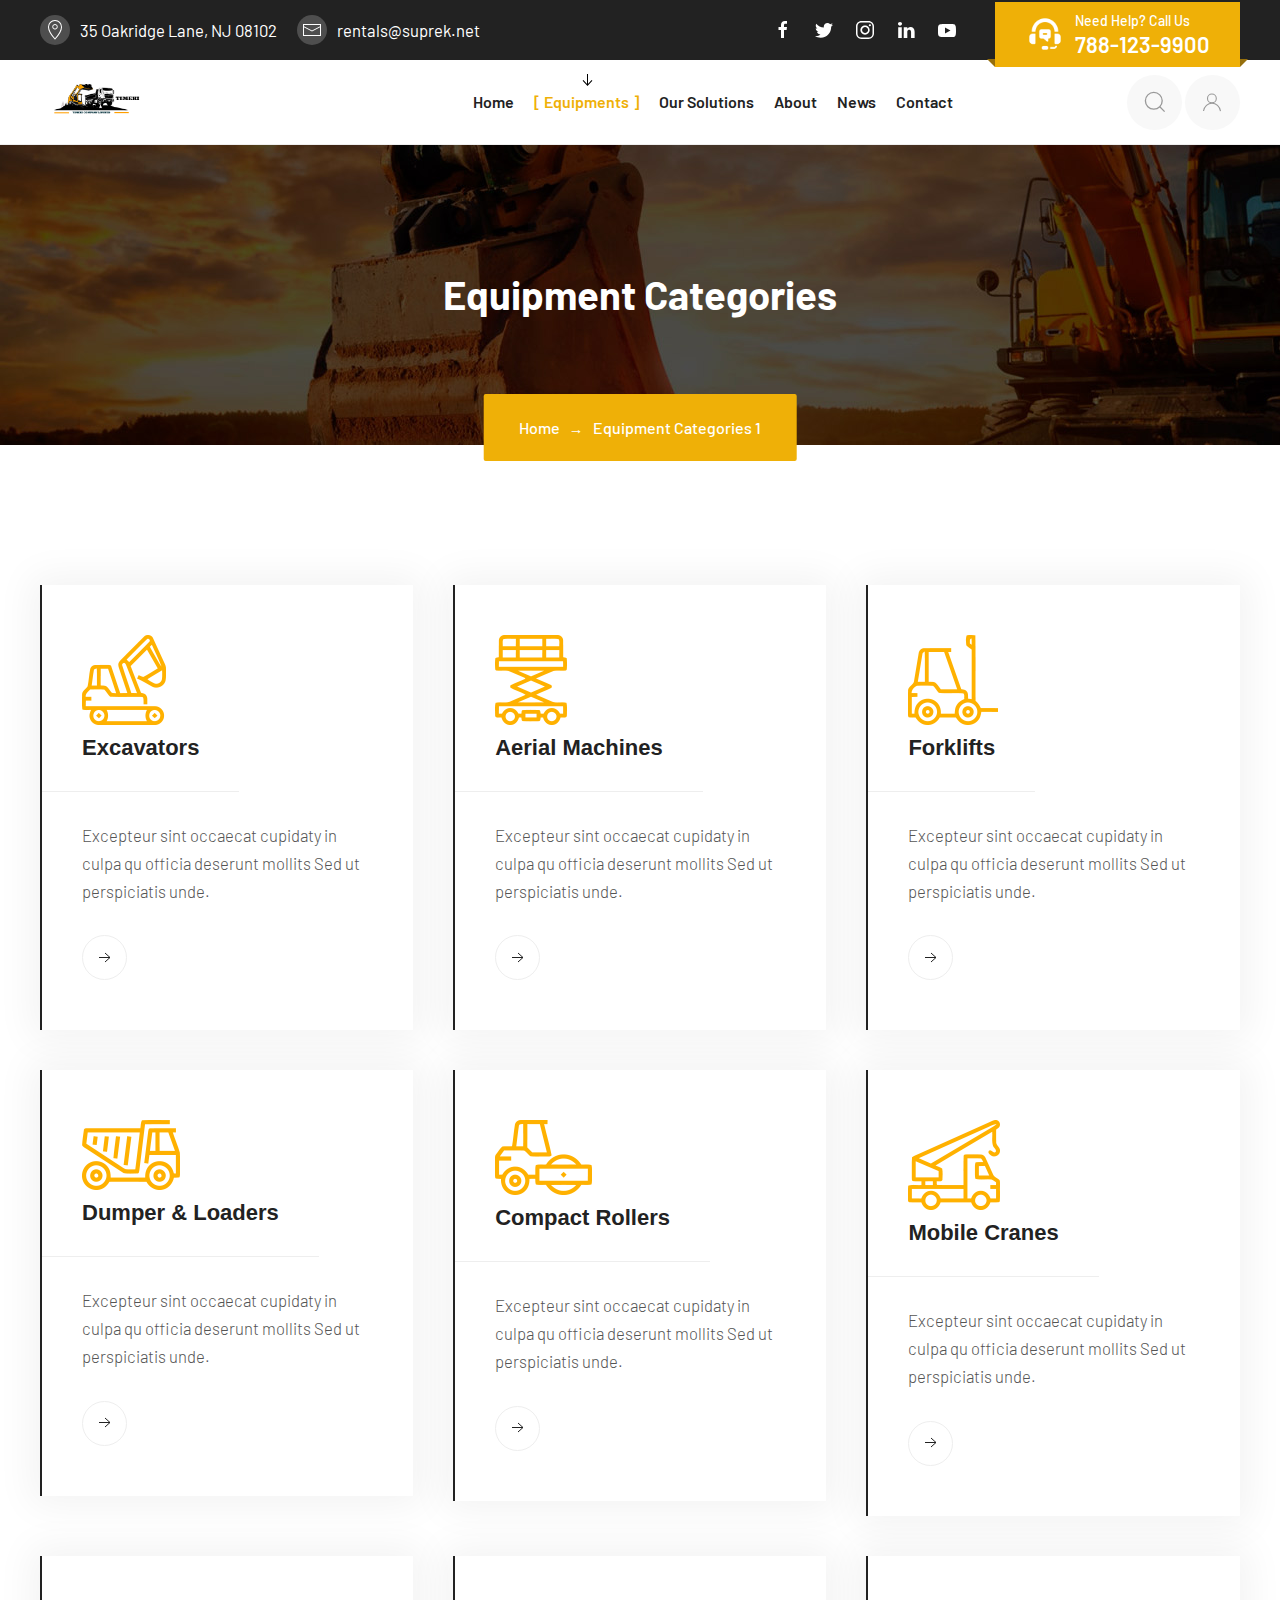
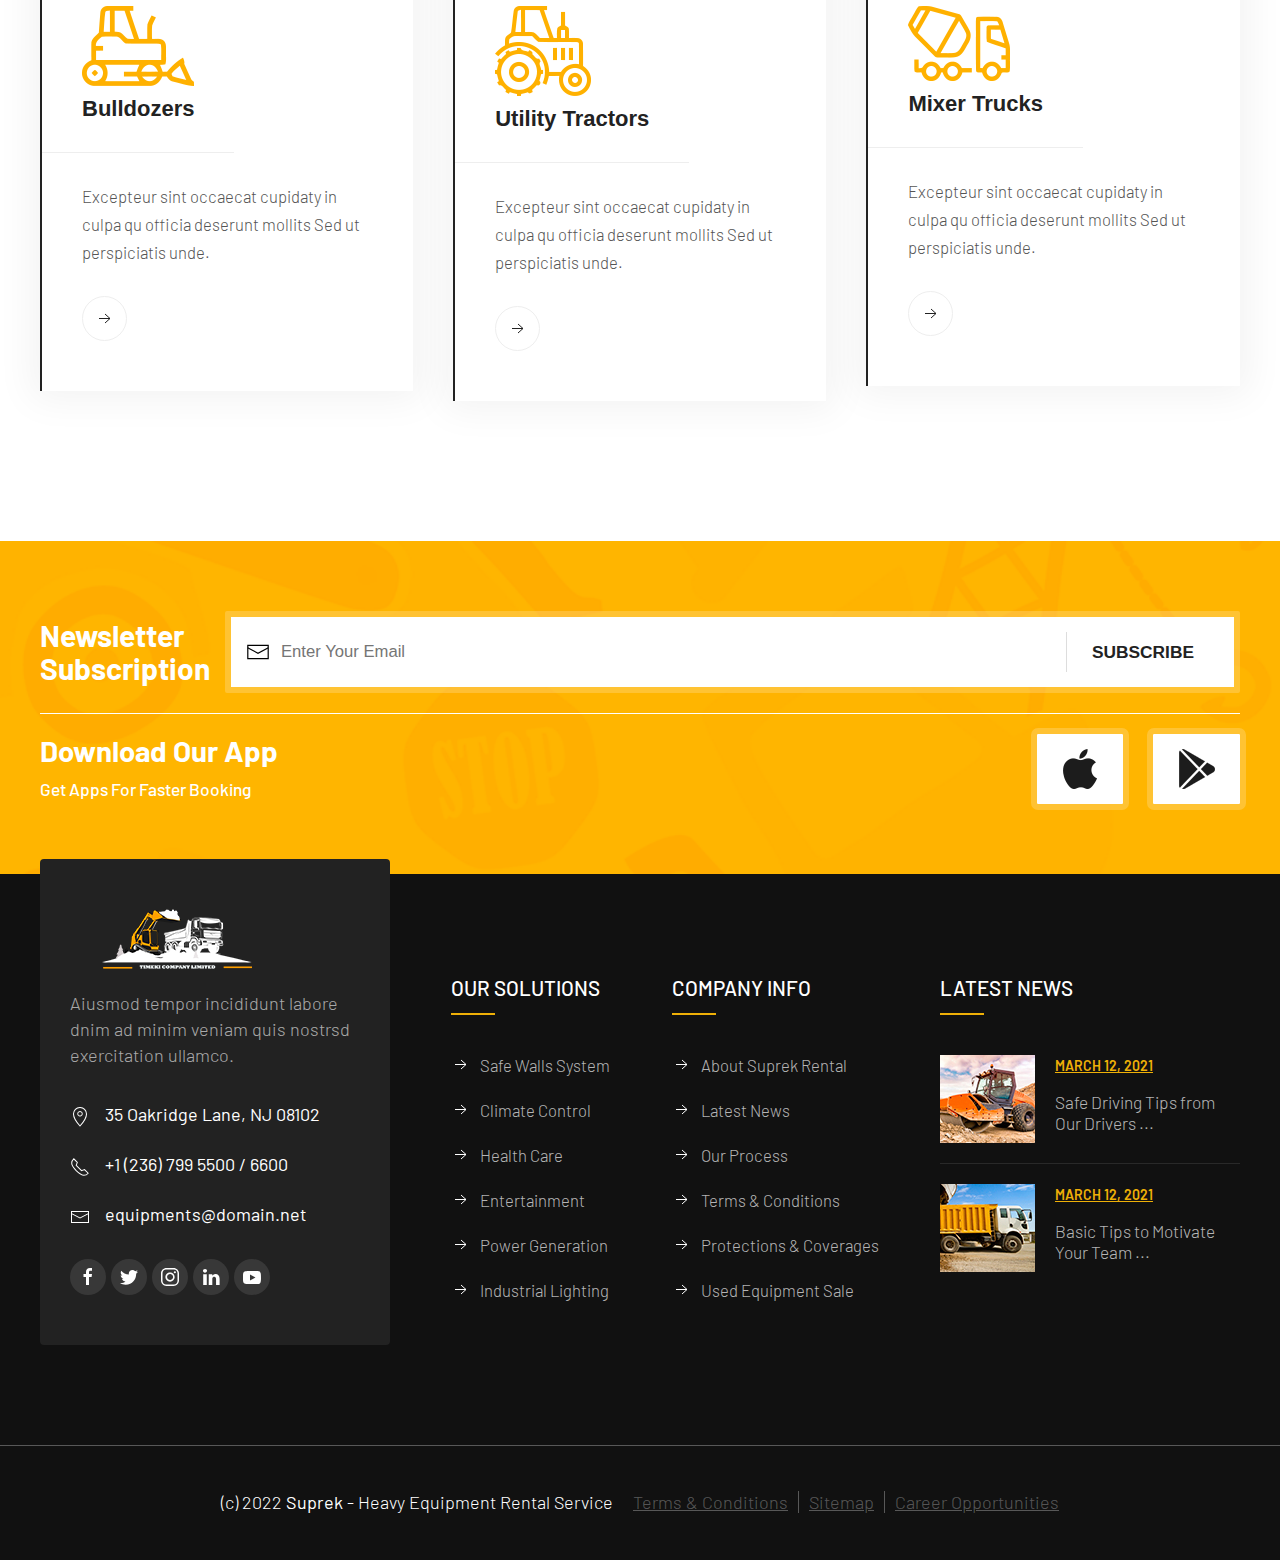
<file: 03_equipment-categories.html>
<!DOCTYPE html>
<html lang="ru">


<!-- Mirrored from pro-theme.com/html/suprek/03_equipment-categories.html by HTTrack Website Copier/3.x [XR&CO'2014], Wed, 20 Nov 2024 17:33:53 GMT -->
<!-- Added by HTTrack --><meta http-equiv="content-type" content="text/html;charset=UTF-8" /><!-- /Added by HTTrack -->
<head>
    <meta charset="utf-8">
    <title>Equipments</title>
    <meta content="Chernkh Mikhail" name="author">
    <meta content="Suprek - Top-Of-The-Line Equipment Rentals" name="description">
    <meta name="viewport" content="width=device-width, initial-scale=1.0">
    <meta name="HandheldFriendly" content="true">
    <meta name="format-detection" content="telephone=no">
    <meta content="IE=edge" http-equiv="X-UA-Compatible">
    <link rel="shortcut icon" href="assets/img/favicon.png" type="image/x-icon">
    <link rel="stylesheet" href="assets/css/libs.min.css">
    <link rel="stylesheet" href="assets/css/main.css">
</head>

<body class="page-categories">
    <div class="page-wrapper">
        <header class="page-header --two-line">
            <div class="page-header__top-line">
                <div class="uk-container">
                    <div class="page-header__inner">
                        <div class="page-header__contacts-list">
                            <ul>
                                <li><a href="https://goo.gl/maps/RwFh5b8Po1pdxBS19" target="_blank"><span data-uk-icon="location"></span><span>35 Oakridge Lane, NJ 08102</span></a></li>
                                <li><a href="mailto:rentals@suprek.net"><span data-uk-icon="mail"></span><span>rentals@suprek.net</span></a></li>
                            </ul>
                        </div>
                        <div class="page-header__social">
                            <ul class="social">
                                <li class="social__item"><a class="social__link" href="http://www.facebook.com/" target="_blank"><span data-uk-icon="facebook"></span></a></li>
                                <li class="social__item"><a class="social__link" href="http://www.twitter.com/" target="_blank"><span data-uk-icon="twitter"></span></a></li>
                                <li class="social__item"><a class="social__link" href="http://www.instagram.com/" target="_blank"><span data-uk-icon="instagram"></span></a></li>
                                <li class="social__item"><a class="social__link" href="http://www.linkedin.com/" target="_blank"><span data-uk-icon="linkedin"></span></a></li>
                                <li class="social__item"><a class="social__link" href="http://www.youtube.com/" target="_blank"><span data-uk-icon="youtube"></span></a></li>
                            </ul>
                        </div>
                        <div class="page-header__contacts"><a class="contacts-block" href="tel:17881239911"><span>Need Help? Call Us</span><strong>788-123-9900</strong></a></div>
                    </div>
                </div>
            </div>
            <div class="page-header__bottom-line" data-uk-sticky>
                <div class="uk-container">
                    <div class="page-header__inner">
                        <div class="page-header__logo"><a class="logo" href="index.html"><img src="assets/img/logo.png" alt="image"></a></div>
                        <div class="page-header__mainmenu">
                            <ul class="uk-navbar-nav" data-uk-navbar>
                                <li><a href="index.html"><span>Home</span></a>
                                    <div class="uk-navbar-dropdown">
                                        <ul class="uk-nav uk-navbar-dropdown-nav">
                                            <li><a href="index.html">Home 1</a>
                                                <div class="uk-navbar-dropdown">
                                                    <ul class="uk-nav uk-navbar-dropdown-nav">
                                                        <li><a href="index.html">Home 1</a></li>
                                                        <li><a href="02_home.html">Home 2</a></li>
                                                    </ul>
                                                </div>
                                            </li>
                                            <li><a href="02_home.html">Home 2</a></li>
                                        </ul>
                                    </div>
                                </li>
                                <li class="uk-active"><a href="03_equipment-categories.html"><span>Equipments</span></a>
                                    <div class="uk-navbar-dropdown">
                                        <ul class="uk-nav uk-navbar-dropdown-nav">
                                            <li><a href="03_equipment-categories.html">Equipment categories 1</a></li>
                                            <li><a href="04_equipment-categories.html">Equipment categories 2</a></li>
                                            <li><a href="05_all-equipments-list.html">All equipments list</a></li>
                                            <li><a href="06_all-equipments-grid.html">All equipments grid</a></li>
                                            <li><a href="07_equipment-detail.html">Equipment detail</a></li>
                                        </ul>
                                    </div>
                                </li>
                                <li><a href="07_equipment-detail.html"><span>Our Solutions</span></a></li>
                                <li><a href="11_about-us.html"><span>About</span></a></li>
                                <li><a href="08_blog-grid.html"><span>News</span></a>
                                    <div class="uk-navbar-dropdown">
                                        <ul class="uk-nav uk-navbar-dropdown-nav">
                                            <li><a href="08_blog-grid.html">Blog grid</a></li>
                                            <li><a href="09_blog-default.html">Blog default</a></li>
                                            <li><a href="10_blog-post.html">Blog post</a></li>
                                        </ul>
                                    </div>
                                </li>
                                <li><a href="12_contact-us.html"><span>Contact</span></a></li>
                            </ul>
                        </div>
                        <div class="page-header__search">
                            <div class="search-full"><a class="uk-icon-button" href="#modal-search-full" data-uk-search-icon data-uk-toggle></a>
                                <div class="uk-modal-full uk-modal" id="modal-search-full" data-uk-modal>
                                    <div class="uk-modal-dialog uk-flex uk-flex-center uk-flex-middle" data-uk-height-viewport><button class="uk-modal-close-full" type="button" data-uk-close></button>
                                        <form class="uk-search uk-search-large"><input class="uk-search-input uk-text-center" type="search" placeholder="Search" autofocus></form>
                                    </div>
                                </div>
                            </div>
                        </div>
                        <div class="page-header__user"><a class="uk-icon-button" href="#!" data-uk-icon="user"></a></div>
                        <div class="page-header__mobile-menu-btn"><button data-uk-toggle="target: #offcanvas" type="button"><span data-uk-icon="menu"></span></button></div>
                    </div>
                </div>
            </div>
        </header>
        <main class="page-main">
            <div class="page-head">
                <div class="page-head__bg" style="background-image: url(assets/img/bg_page-categories-1.jpg)">
                    <div class="page-head__title">Equipment Categories</div>
                    <div class="page-head__breadcrumb">
                        <ul class="uk-breadcrumb">
                            <li><a href="https://pro-theme.com/">Home</a></li>
                            <li><span>Equipment Categories 1</span></li>
                        </ul>
                    </div>
                </div>
            </div>
            <div class="page-content">
                <div class="uk-section-large uk-container">
                    <div class="uk-grid uk-child-width-1-1 uk-child-width-1-2@s uk-child-width-1-3@l" data-uk-grid>
                        <div>
                            <div class="feature-item">
                                <div class="feature-item__box">
                                    <div class="feature-item__icon"><img src="assets/img/feature-1.png" alt="Excavators" /></div><button class="feature-item__title">Excavators</button>
                                    <div data-uk-drop="pos:bottom-left">
                                        <div class="uk-card uk-card-body uk-card-default">
                                            <ul class="uk-nav">
                                                <li><a class="uk-active" href="07_equipment-detail.html"><span>All Aerial Equipments</span><span>(980)</span></a></li>
                                                <li><a href="07_equipment-detail.html"><span>Articulating Boon Lifts</span><span>(152)</span></a></li>
                                                <li><a href="07_equipment-detail.html"><span>Scissor Lifts</span><span>(76)</span></a></li>
                                                <li><a href="07_equipment-detail.html"><span>Telescope Boom Lifts</span><span>(359)</span></a></li>
                                                <li><a href="07_equipment-detail.html"><span>Vertical Mast Lifts</span><span>(124)</span></a></li>
                                            </ul>
                                        </div>
                                    </div>
                                    <div class="feature-item__text">Excepteur sint occaecat cupidaty in culpa qu officia deserunt mollits Sed ut perspiciatis unde.</div>
                                    <div class="feature-item__more"><a href="07_equipment-detail.html"><span data-uk-icon="arrow-right"></span></a></div>
                                </div>
                            </div>
                        </div>
                        <div>
                            <div class="feature-item">
                                <div class="feature-item__box">
                                    <div class="feature-item__icon"><img src="assets/img/feature-2.png" alt="Aerial Machines" /></div><button class="feature-item__title">Aerial Machines</button>
                                    <div data-uk-drop="pos:bottom-left">
                                        <div class="uk-card uk-card-body uk-card-default">
                                            <ul class="uk-nav">
                                                <li><a class="uk-active" href="07_equipment-detail.html"><span>All Aerial Equipments</span><span>(980)</span></a></li>
                                                <li><a href="07_equipment-detail.html"><span>Articulating Boon Lifts</span><span>(152)</span></a></li>
                                                <li><a href="07_equipment-detail.html"><span>Scissor Lifts</span><span>(76)</span></a></li>
                                                <li><a href="07_equipment-detail.html"><span>Telescope Boom Lifts</span><span>(359)</span></a></li>
                                                <li><a href="07_equipment-detail.html"><span>Vertical Mast Lifts</span><span>(124)</span></a></li>
                                            </ul>
                                        </div>
                                    </div>
                                    <div class="feature-item__text">Excepteur sint occaecat cupidaty in culpa qu officia deserunt mollits Sed ut perspiciatis unde.</div>
                                    <div class="feature-item__more"><a href="07_equipment-detail.html"><span data-uk-icon="arrow-right"></span></a></div>
                                </div>
                            </div>
                        </div>
                        <div>
                            <div class="feature-item">
                                <div class="feature-item__box">
                                    <div class="feature-item__icon"><img src="assets/img/feature-3.png" alt="Forklifts" /></div><button class="feature-item__title">Forklifts</button>
                                    <div data-uk-drop="pos:bottom-left">
                                        <div class="uk-card uk-card-body uk-card-default">
                                            <ul class="uk-nav">
                                                <li><a class="uk-active" href="07_equipment-detail.html"><span>All Aerial Equipments</span><span>(980)</span></a></li>
                                                <li><a href="07_equipment-detail.html"><span>Articulating Boon Lifts</span><span>(152)</span></a></li>
                                                <li><a href="07_equipment-detail.html"><span>Scissor Lifts</span><span>(76)</span></a></li>
                                                <li><a href="07_equipment-detail.html"><span>Telescope Boom Lifts</span><span>(359)</span></a></li>
                                                <li><a href="07_equipment-detail.html"><span>Vertical Mast Lifts</span><span>(124)</span></a></li>
                                            </ul>
                                        </div>
                                    </div>
                                    <div class="feature-item__text">Excepteur sint occaecat cupidaty in culpa qu officia deserunt mollits Sed ut perspiciatis unde.</div>
                                    <div class="feature-item__more"><a href="07_equipment-detail.html"><span data-uk-icon="arrow-right"></span></a></div>
                                </div>
                            </div>
                        </div>
                        <div>
                            <div class="feature-item">
                                <div class="feature-item__box">
                                    <div class="feature-item__icon"><img src="assets/img/feature-4.png" alt="Dumper &amp; Loaders" /></div><button class="feature-item__title">Dumper & Loaders</button>
                                    <div data-uk-drop="pos:bottom-left">
                                        <div class="uk-card uk-card-body uk-card-default">
                                            <ul class="uk-nav">
                                                <li><a class="uk-active" href="07_equipment-detail.html"><span>All Aerial Equipments</span><span>(980)</span></a></li>
                                                <li><a href="07_equipment-detail.html"><span>Articulating Boon Lifts</span><span>(152)</span></a></li>
                                                <li><a href="07_equipment-detail.html"><span>Scissor Lifts</span><span>(76)</span></a></li>
                                                <li><a href="07_equipment-detail.html"><span>Telescope Boom Lifts</span><span>(359)</span></a></li>
                                                <li><a href="07_equipment-detail.html"><span>Vertical Mast Lifts</span><span>(124)</span></a></li>
                                            </ul>
                                        </div>
                                    </div>
                                    <div class="feature-item__text">Excepteur sint occaecat cupidaty in culpa qu officia deserunt mollits Sed ut perspiciatis unde.</div>
                                    <div class="feature-item__more"><a href="07_equipment-detail.html"><span data-uk-icon="arrow-right"></span></a></div>
                                </div>
                            </div>
                        </div>
                        <div>
                            <div class="feature-item">
                                <div class="feature-item__box">
                                    <div class="feature-item__icon"><img src="assets/img/feature-5.png" alt="Compact Rollers" /></div><button class="feature-item__title">Compact Rollers</button>
                                    <div data-uk-drop="pos:bottom-left">
                                        <div class="uk-card uk-card-body uk-card-default">
                                            <ul class="uk-nav">
                                                <li><a class="uk-active" href="07_equipment-detail.html"><span>All Aerial Equipments</span><span>(980)</span></a></li>
                                                <li><a href="07_equipment-detail.html"><span>Articulating Boon Lifts</span><span>(152)</span></a></li>
                                                <li><a href="07_equipment-detail.html"><span>Scissor Lifts</span><span>(76)</span></a></li>
                                                <li><a href="07_equipment-detail.html"><span>Telescope Boom Lifts</span><span>(359)</span></a></li>
                                                <li><a href="07_equipment-detail.html"><span>Vertical Mast Lifts</span><span>(124)</span></a></li>
                                            </ul>
                                        </div>
                                    </div>
                                    <div class="feature-item__text">Excepteur sint occaecat cupidaty in culpa qu officia deserunt mollits Sed ut perspiciatis unde.</div>
                                    <div class="feature-item__more"><a href="07_equipment-detail.html"><span data-uk-icon="arrow-right"></span></a></div>
                                </div>
                            </div>
                        </div>
                        <div>
                            <div class="feature-item">
                                <div class="feature-item__box">
                                    <div class="feature-item__icon"><img src="assets/img/feature-6.png" alt="Mobile Cranes" /></div><button class="feature-item__title">Mobile Cranes</button>
                                    <div data-uk-drop="pos:bottom-left">
                                        <div class="uk-card uk-card-body uk-card-default">
                                            <ul class="uk-nav">
                                                <li><a class="uk-active" href="07_equipment-detail.html"><span>All Aerial Equipments</span><span>(980)</span></a></li>
                                                <li><a href="07_equipment-detail.html"><span>Articulating Boon Lifts</span><span>(152)</span></a></li>
                                                <li><a href="07_equipment-detail.html"><span>Scissor Lifts</span><span>(76)</span></a></li>
                                                <li><a href="07_equipment-detail.html"><span>Telescope Boom Lifts</span><span>(359)</span></a></li>
                                                <li><a href="07_equipment-detail.html"><span>Vertical Mast Lifts</span><span>(124)</span></a></li>
                                            </ul>
                                        </div>
                                    </div>
                                    <div class="feature-item__text">Excepteur sint occaecat cupidaty in culpa qu officia deserunt mollits Sed ut perspiciatis unde.</div>
                                    <div class="feature-item__more"><a href="07_equipment-detail.html"><span data-uk-icon="arrow-right"></span></a></div>
                                </div>
                            </div>
                        </div>
                        <div>
                            <div class="feature-item">
                                <div class="feature-item__box">
                                    <div class="feature-item__icon"><img src="assets/img/feature-7.png" alt="Bulldozers" /></div><button class="feature-item__title">Bulldozers</button>
                                    <div data-uk-drop="pos:bottom-left">
                                        <div class="uk-card uk-card-body uk-card-default">
                                            <ul class="uk-nav">
                                                <li><a class="uk-active" href="07_equipment-detail.html"><span>All Aerial Equipments</span><span>(980)</span></a></li>
                                                <li><a href="07_equipment-detail.html"><span>Articulating Boon Lifts</span><span>(152)</span></a></li>
                                                <li><a href="07_equipment-detail.html"><span>Scissor Lifts</span><span>(76)</span></a></li>
                                                <li><a href="07_equipment-detail.html"><span>Telescope Boom Lifts</span><span>(359)</span></a></li>
                                                <li><a href="07_equipment-detail.html"><span>Vertical Mast Lifts</span><span>(124)</span></a></li>
                                            </ul>
                                        </div>
                                    </div>
                                    <div class="feature-item__text">Excepteur sint occaecat cupidaty in culpa qu officia deserunt mollits Sed ut perspiciatis unde.</div>
                                    <div class="feature-item__more"><a href="07_equipment-detail.html"><span data-uk-icon="arrow-right"></span></a></div>
                                </div>
                            </div>
                        </div>
                        <div>
                            <div class="feature-item">
                                <div class="feature-item__box">
                                    <div class="feature-item__icon"><img src="assets/img/feature-8.png" alt="Utility Tractors" /></div><button class="feature-item__title">Utility Tractors</button>
                                    <div data-uk-drop="pos:bottom-left">
                                        <div class="uk-card uk-card-body uk-card-default">
                                            <ul class="uk-nav">
                                                <li><a class="uk-active" href="07_equipment-detail.html"><span>All Aerial Equipments</span><span>(980)</span></a></li>
                                                <li><a href="07_equipment-detail.html"><span>Articulating Boon Lifts</span><span>(152)</span></a></li>
                                                <li><a href="07_equipment-detail.html"><span>Scissor Lifts</span><span>(76)</span></a></li>
                                                <li><a href="07_equipment-detail.html"><span>Telescope Boom Lifts</span><span>(359)</span></a></li>
                                                <li><a href="07_equipment-detail.html"><span>Vertical Mast Lifts</span><span>(124)</span></a></li>
                                            </ul>
                                        </div>
                                    </div>
                                    <div class="feature-item__text">Excepteur sint occaecat cupidaty in culpa qu officia deserunt mollits Sed ut perspiciatis unde.</div>
                                    <div class="feature-item__more"><a href="07_equipment-detail.html"><span data-uk-icon="arrow-right"></span></a></div>
                                </div>
                            </div>
                        </div>
                        <div>
                            <div class="feature-item">
                                <div class="feature-item__box">
                                    <div class="feature-item__icon"><img src="assets/img/feature-9.png" alt="Mixer Trucks" /></div><button class="feature-item__title">Mixer Trucks</button>
                                    <div data-uk-drop="pos:bottom-left">
                                        <div class="uk-card uk-card-body uk-card-default">
                                            <ul class="uk-nav">
                                                <li><a class="uk-active" href="07_equipment-detail.html"><span>All Aerial Equipments</span><span>(980)</span></a></li>
                                                <li><a href="07_equipment-detail.html"><span>Articulating Boon Lifts</span><span>(152)</span></a></li>
                                                <li><a href="07_equipment-detail.html"><span>Scissor Lifts</span><span>(76)</span></a></li>
                                                <li><a href="07_equipment-detail.html"><span>Telescope Boom Lifts</span><span>(359)</span></a></li>
                                                <li><a href="07_equipment-detail.html"><span>Vertical Mast Lifts</span><span>(124)</span></a></li>
                                            </ul>
                                        </div>
                                    </div>
                                    <div class="feature-item__text">Excepteur sint occaecat cupidaty in culpa qu officia deserunt mollits Sed ut perspiciatis unde.</div>
                                    <div class="feature-item__more"><a href="07_equipment-detail.html"><span data-uk-icon="arrow-right"></span></a></div>
                                </div>
                            </div>
                        </div>
                    </div>
                </div>
            </div>
        </main>
        <section class="newsletter">
            <div class="uk-section uk-container uk-container-xlarge">
                <div class="newsletter__inner">
                    <div class="newsletter-form">
                        <div class="newsletter-form__title">
                            <h4>Newsletter<br> Subscription</h4>
                        </div>
                        <div class="newsletter-form__form">
                            <form action="#!">
                                <!-- Hidden Required Fields -->
                                <input type="hidden" name="project_name" value="Suprek - Top-Of-The-Line Equipment Rentals">
                                <input type="hidden" name="admin_email" value="test@gmail.com">
                                <input type="hidden" name="form_subject" value="Newsletter Subscription">
                                <!-- END Hidden Required Fields --><input type="email" name="email" placeholder="Enter Your Email"><button type="submit">Subscribe</button>
                            </form>
                        </div>
                    </div>
                    <div class="download-app">
                        <div class="download-app__title">
                            <h4>Download Our App</h4>
                            <p>Get Apps For Faster Booking</p>
                        </div>
                        <div class="download-app__links"><a class="download-link" href="https://www.apple.com/ua/app-store/" target="_blank"><img src="assets/img/appstore.png" alt="appstore"></a><a class="download-link" href="https://play.google.com/" target="_blank"><img src="assets/img/googleplay.png" alt="appstore"></a></div>
                    </div>
                </div>
            </div>
        </section>
        <footer class="page-footer">
            <div class="page-footer__top">
                <div class="uk-container uk-container-large">
                    <div class="page-footer__inner">
                        <div class="page-footer__contacts"><a class="footer-logo" href="https://pro-theme.com/"><img src="assets/img/logo-white.png" alt="image"></a>
                            <p>Aiusmod tempor incididunt labore dnim ad minim veniam quis nostrsd exercitation ullamco.</p>
                            <ul class="contacts-list">
                                <li><a href="https://goo.gl/maps/XdgZbYX9V62UpBwc7" target="_blank"><span data-uk-icon="location"></span><span>35 Oakridge Lane, NJ 08102</span></a></li>
                                <li><a href="tel:12367995500/6600"><span data-uk-icon="receiver"></span><span>+1 (236) 799 5500 / 6600</span></a></li>
                                <li><a href="mailto:equipments@domain.net"><span data-uk-icon="mail"></span><span>equipments@domain.net</span></a></li>
                            </ul>
                            <ul class="social">
                                <li><a href="http://www.facebook.com/" target="_blank"><span data-uk-icon="facebook"></span></a></li>
                                <li><a href="http://www.twitter.com/" target="_blank"><span data-uk-icon="twitter"></span></a></li>
                                <li><a href="http://www.instagram.com/" target="_blank"><span data-uk-icon="instagram"></span></a></li>
                                <li><a href="http://www.linkedin.com/" target="_blank"><span data-uk-icon="linkedin"></span></a></li>
                                <li><a href="http://www.youtube.com/" target="_blank"><span data-uk-icon="youtube"></span></a></li>
                            </ul>
                        </div>
                        <div class="page-footer__menu">
                            <h4>OuR Solutions</h4>
                            <ul class="uk-nav">
                                <li><a href="page-typography.html">Safe Walls System</a></li>
                                <li><a href="page-typography.html">Climate Control</a></li>
                                <li><a href="page-typography.html">Health Care</a></li>
                                <li><a href="page-typography.html">Entertainment</a></li>
                                <li><a href="page-typography.html">Power Generation</a></li>
                                <li><a href="page-typography.html">Industrial Lighting</a></li>
                            </ul>
                        </div>
                        <div class="page-footer__menu">
                            <h4>COMPANY INFO</h4>
                            <ul class="uk-nav">
                                <li><a href="page-typography.html">About Suprek Rental</a></li>
                                <li><a href="page-typography.html">Latest News</a></li>
                                <li><a href="page-typography.html">Our Process</a></li>
                                <li><a href="page-typography.html">Terms & Conditions</a></li>
                                <li><a href="page-typography.html">Protections & Coverages</a></li>
                                <li><a href="page-typography.html">Used Equipment Sale</a></li>
                            </ul>
                        </div>
                        <div class="page-footer__news">
                            <h4>Latest News</h4>
                            <ul class="news-list">
                                <li>
                                    <div class="news-list-item"><img class="news-list-item__img" src="assets/img/news-item-1.jpg" alt="news">
                                        <div class="news-list-item__info"><span class="news-list-item__date">March 12, 2021</span><a class="news-list-item__title" href="10_blog-post.html">Safe Driving Tips from Our Drivers ...</a></div>
                                    </div>
                                </li>
                                <li>
                                    <div class="news-list-item"><img class="news-list-item__img" src="assets/img/news-item-2.jpg" alt="news">
                                        <div class="news-list-item__info"><span class="news-list-item__date">March 12, 2021</span><a class="news-list-item__title" href="10_blog-post.html">Basic Tips to Motivate Your Team ...</a></div>
                                    </div>
                                </li>
                            </ul>
                        </div>
                    </div>
                </div>
            </div>
            <div class="page-footer__bottom">
                <div class="uk-container uk-container-large">
                    <div class="page-footer__copy"><span>(c) 2022 <b>Suprek</b> - Heavy Equipment Rental Service</span><a href="page-typography.html">Terms & Conditions</a><a href="page-typography.html">Sitemap</a><a href="page-typography.html">Career Opportunities</a></div>
                </div>
            </div>
        </footer>
        <div id="offcanvas" data-uk-offcanvas="mode: reveal; overlay: true">
            <div class="uk-offcanvas-bar uk-flex uk-flex-column uk-flex-between"><button class="uk-offcanvas-close" type="button" data-uk-close></button>
                <div class="uk-margin-bottom"><a class="logo uk-margin-bottom" href="https://pro-theme.com/"><img src="assets/img/logo-white.png" alt="image"></a>
                    <ul class="uk-nav uk-nav-default uk-nav-parent-icon" data-uk-nav>
                        <li class="uk-parent"><a href="index.html"><span>Home</span></a>
                            <ul class="uk-nav-sub">
                                <li><a href="index.html">Home 1</a></li>
                                <li><a href="02_home.html">Home 2</a></li>
                            </ul>
                        </li>
                        <li class="uk-parent uk-active"><a href="03_equipment-categories.html"><span>Equipments</span></a>
                            <ul class="uk-nav-sub">
                                <li><a href="03_equipment-categories.html">Equipment categories 1</a></li>
                                <li><a href="04_equipment-categories.html">Equipment categories 2</a></li>
                                <li><a href="05_all-equipments-list.html">All equipments list</a></li>
                                <li><a href="06_all-equipments-grid.html">All equipments grid</a></li>
                                <li><a href="07_equipment-detail.html">Equipment detail</a></li>
                            </ul>
                        </li>
                        <li><a href="07_equipment-detail.html"><span>Our Solutions</span></a></li>
                        <li><a href="11_about-us.html"><span>About</span></a></li>
                        <li class="uk-parent"><a href="08_blog-grid.html"><span>News</span></a>
                            <ul class="uk-nav-sub">
                                <li><a href="08_blog-grid.html">Blog grid</a></li>
                                <li><a href="09_blog-default.html">Blog default</a></li>
                                <li><a href="10_blog-post.html">Blog post</a></li>
                            </ul>
                        </li>
                        <li><a href="12_contact-us.html"><span>Contact</span></a></li>
                    </ul>
                </div>
                <div class="uk-margin"><a class="contacts-block" href="tel:17881239911"><span>Need Help? Call Us</span><strong>(+1) 788-123-9911</strong></a></div>
            </div>
        </div>
    </div>
    <script src="assets/js/libs.js"></script>
    <script src="assets/js/main.js"></script>
</body>


<!-- Mirrored from pro-theme.com/html/suprek/03_equipment-categories.html by HTTrack Website Copier/3.x [XR&CO'2014], Wed, 20 Nov 2024 17:33:59 GMT -->
</html>
</file>
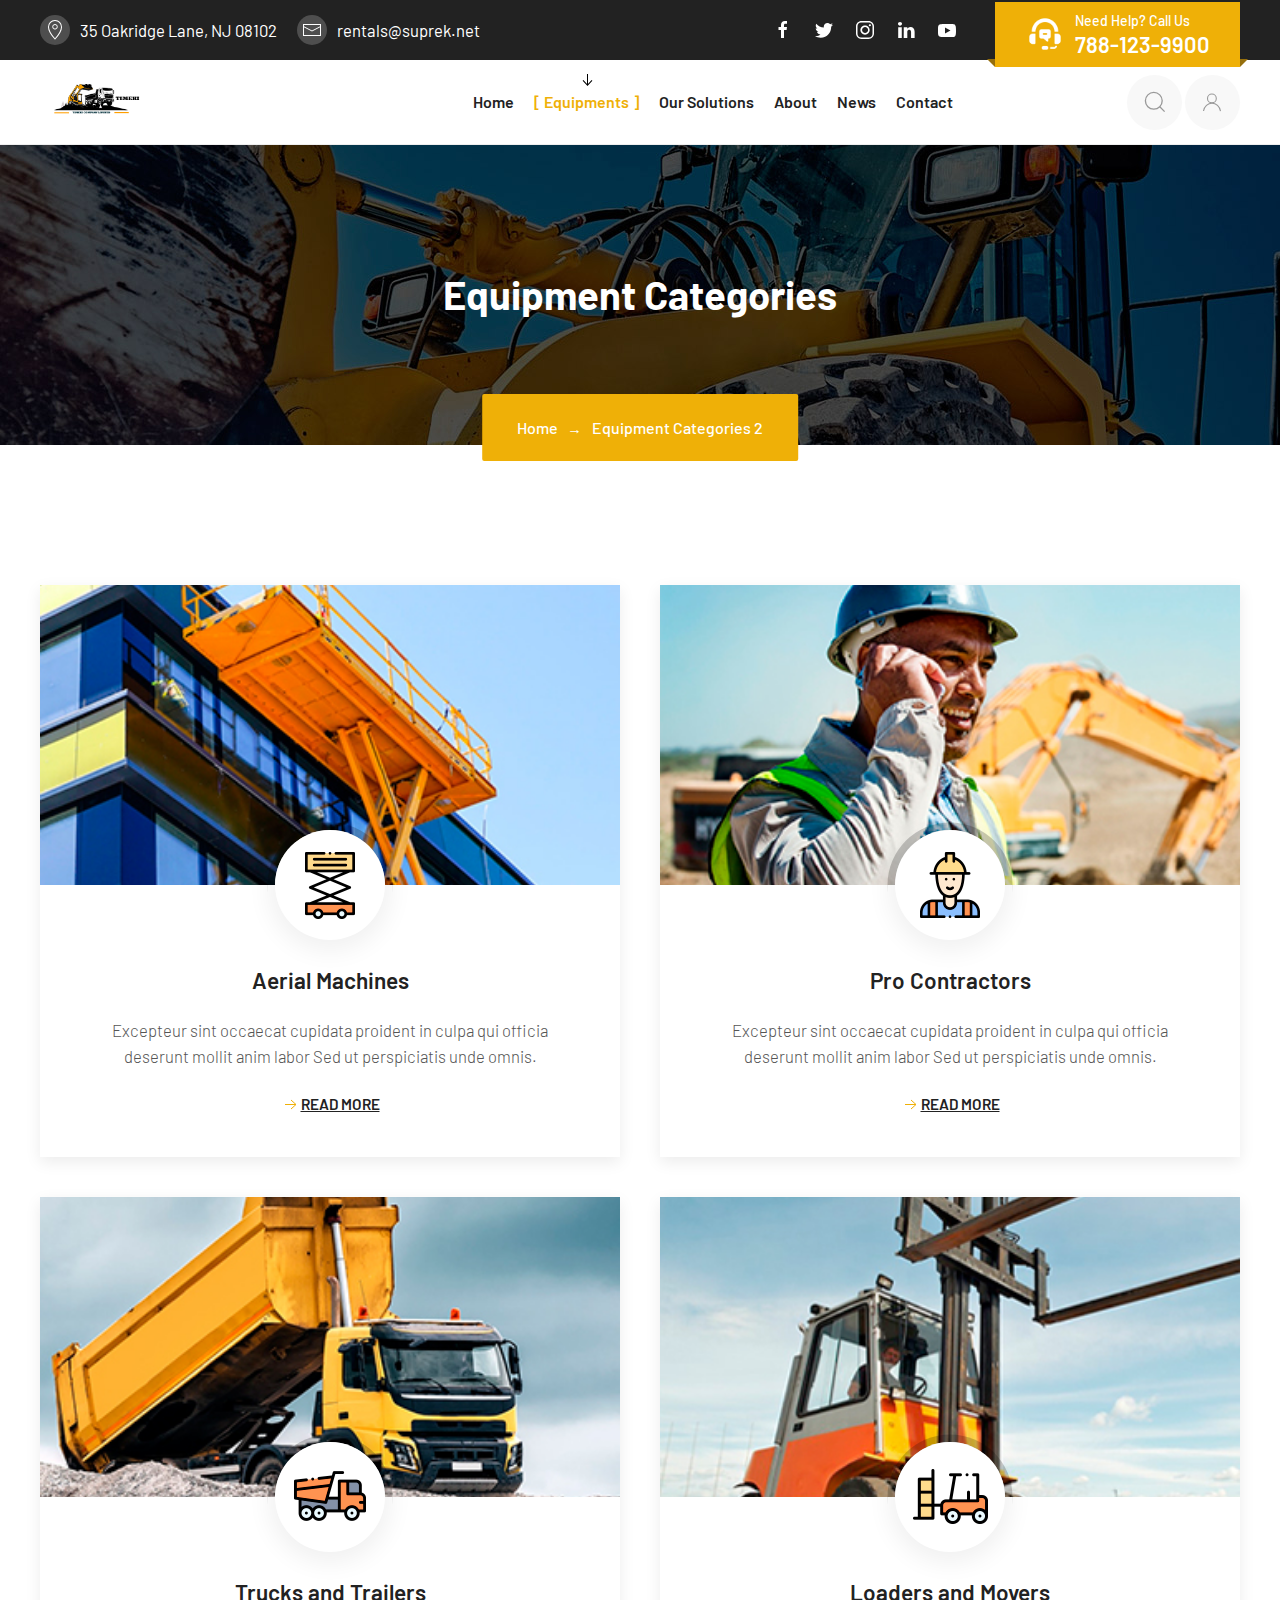
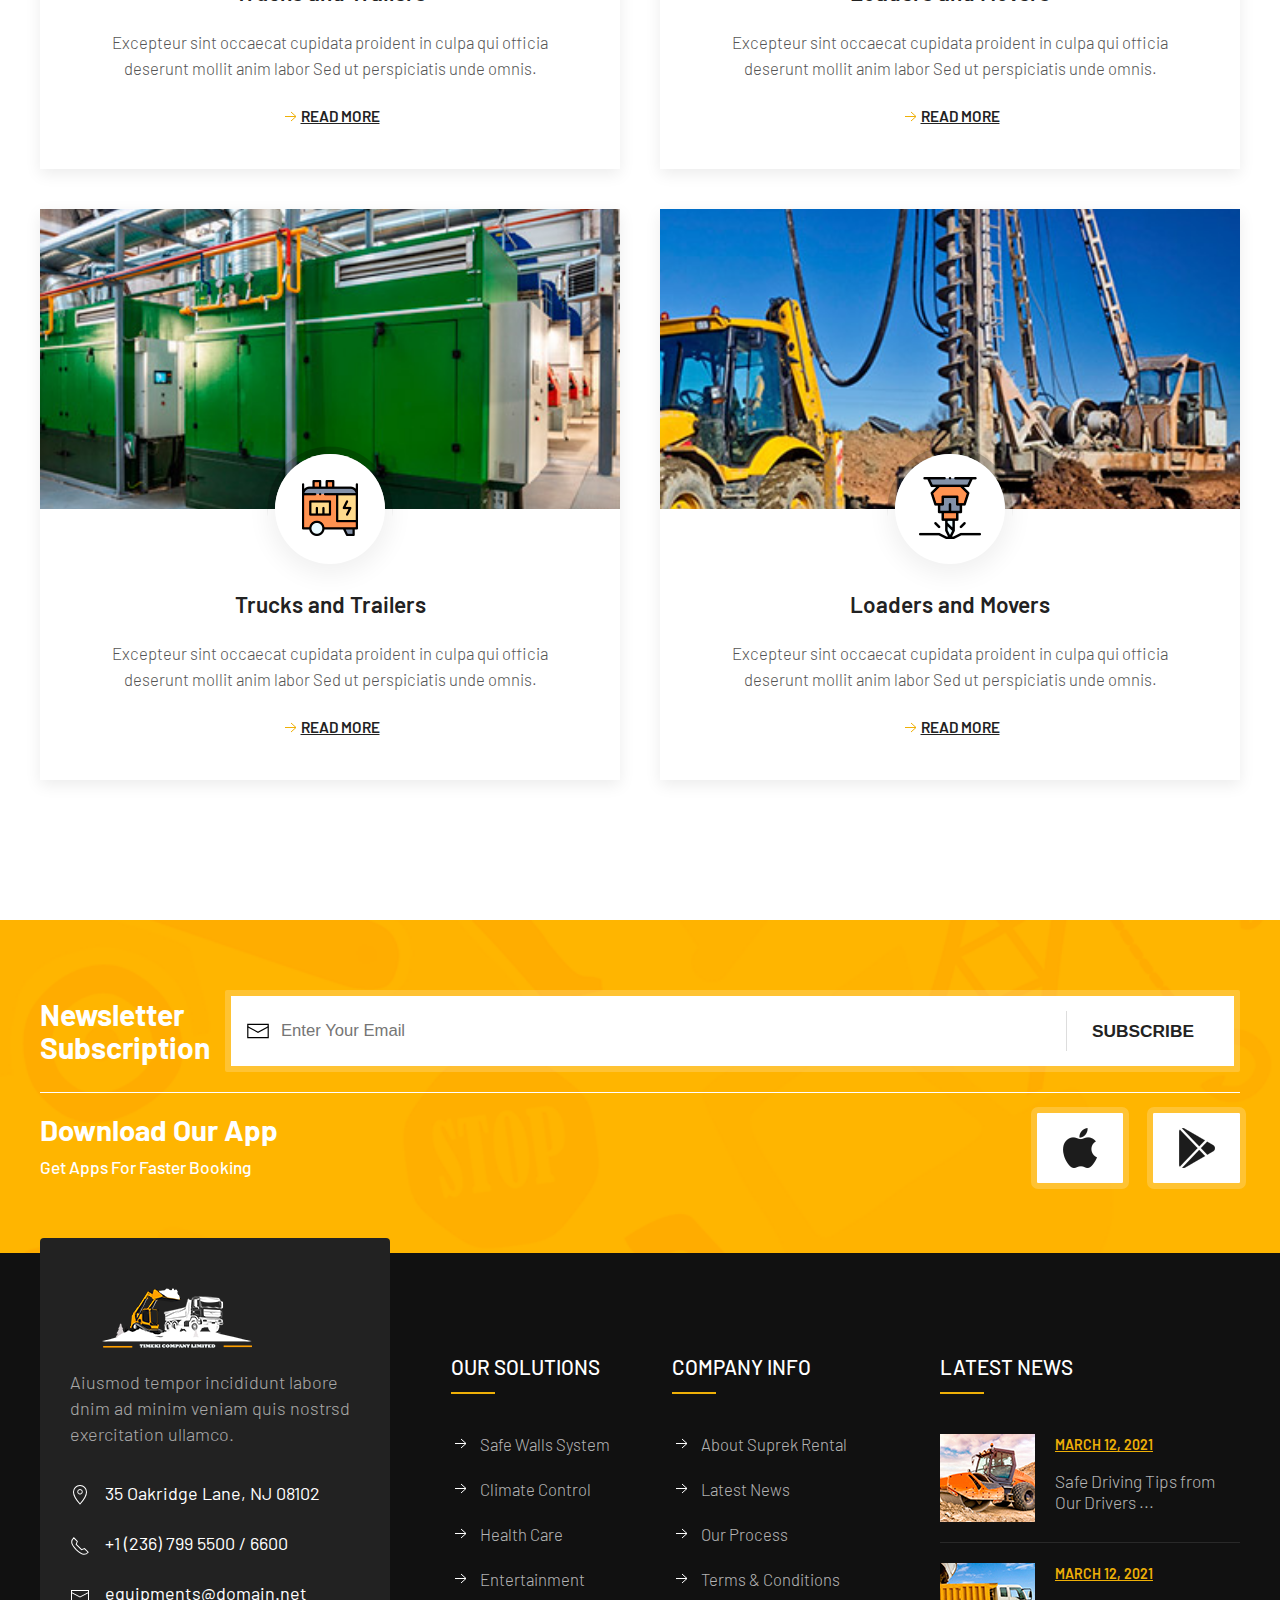
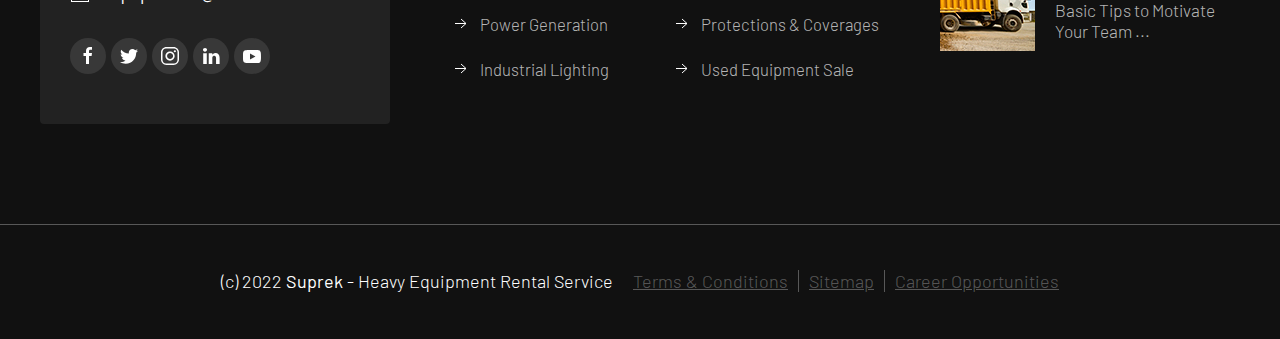
<file: 04_equipment-categories.html>
<!DOCTYPE html>
<html lang="ru">


<!-- Mirrored from pro-theme.com/html/suprek/04_equipment-categories.html by HTTrack Website Copier/3.x [XR&CO'2014], Wed, 20 Nov 2024 17:33:59 GMT -->
<!-- Added by HTTrack --><meta http-equiv="content-type" content="text/html;charset=UTF-8" /><!-- /Added by HTTrack -->
<head>
    <meta charset="utf-8">
    <title>Equipments</title>
    <meta content="Chernkh Mikhail" name="author">
    <meta content="Suprek - Top-Of-The-Line Equipment Rentals" name="description">
    <meta name="viewport" content="width=device-width, initial-scale=1.0">
    <meta name="HandheldFriendly" content="true">
    <meta name="format-detection" content="telephone=no">
    <meta content="IE=edge" http-equiv="X-UA-Compatible">
    <link rel="shortcut icon" href="assets/img/favicon.png" type="image/x-icon">
    <link rel="stylesheet" href="assets/css/libs.min.css">
    <link rel="stylesheet" href="assets/css/main.css">
</head>

<body class="page-categories">
    <div class="page-wrapper">
        <header class="page-header --two-line">
            <div class="page-header__top-line">
                <div class="uk-container">
                    <div class="page-header__inner">
                        <div class="page-header__contacts-list">
                            <ul>
                                <li><a href="https://goo.gl/maps/RwFh5b8Po1pdxBS19" target="_blank"><span data-uk-icon="location"></span><span>35 Oakridge Lane, NJ 08102</span></a></li>
                                <li><a href="mailto:rentals@suprek.net"><span data-uk-icon="mail"></span><span>rentals@suprek.net</span></a></li>
                            </ul>
                        </div>
                        <div class="page-header__social">
                            <ul class="social">
                                <li class="social__item"><a class="social__link" href="http://www.facebook.com/" target="_blank"><span data-uk-icon="facebook"></span></a></li>
                                <li class="social__item"><a class="social__link" href="http://www.twitter.com/" target="_blank"><span data-uk-icon="twitter"></span></a></li>
                                <li class="social__item"><a class="social__link" href="http://www.instagram.com/" target="_blank"><span data-uk-icon="instagram"></span></a></li>
                                <li class="social__item"><a class="social__link" href="http://www.linkedin.com/" target="_blank"><span data-uk-icon="linkedin"></span></a></li>
                                <li class="social__item"><a class="social__link" href="http://www.youtube.com/" target="_blank"><span data-uk-icon="youtube"></span></a></li>
                            </ul>
                        </div>
                        <div class="page-header__contacts"><a class="contacts-block" href="tel:17881239911"><span>Need Help? Call Us</span><strong>788-123-9900</strong></a></div>
                    </div>
                </div>
            </div>
            <div class="page-header__bottom-line" data-uk-sticky>
                <div class="uk-container">
                    <div class="page-header__inner">
                        <div class="page-header__logo"><a class="logo" href="index.html"><img src="assets/img/logo.png" alt="image"></a></div>
                        <div class="page-header__mainmenu">
                            <ul class="uk-navbar-nav" data-uk-navbar>
                                <li><a href="index.html"><span>Home</span></a>
                                    <div class="uk-navbar-dropdown">
                                        <ul class="uk-nav uk-navbar-dropdown-nav">
                                            <li><a href="index.html">Home 1</a>
                                                <div class="uk-navbar-dropdown">
                                                    <ul class="uk-nav uk-navbar-dropdown-nav">
                                                        <li><a href="index.html">Home 1</a></li>
                                                        <li><a href="02_home.html">Home 2</a></li>
                                                    </ul>
                                                </div>
                                            </li>
                                            <li><a href="02_home.html">Home 2</a></li>
                                        </ul>
                                    </div>
                                </li>
                                <li class="uk-active"><a href="03_equipment-categories.html"><span>Equipments</span></a>
                                    <div class="uk-navbar-dropdown">
                                        <ul class="uk-nav uk-navbar-dropdown-nav">
                                            <li><a href="03_equipment-categories.html">Equipment categories 1</a></li>
                                            <li><a href="04_equipment-categories.html">Equipment categories 2</a></li>
                                            <li><a href="05_all-equipments-list.html">All equipments list</a></li>
                                            <li><a href="06_all-equipments-grid.html">All equipments grid</a></li>
                                            <li><a href="07_equipment-detail.html">Equipment detail</a></li>
                                        </ul>
                                    </div>
                                </li>
                                <li><a href="07_equipment-detail.html"><span>Our Solutions</span></a></li>
                                <li><a href="11_about-us.html"><span>About</span></a></li>
                                <li><a href="08_blog-grid.html"><span>News</span></a>
                                    <div class="uk-navbar-dropdown">
                                        <ul class="uk-nav uk-navbar-dropdown-nav">
                                            <li><a href="08_blog-grid.html">Blog grid</a></li>
                                            <li><a href="09_blog-default.html">Blog default</a></li>
                                            <li><a href="10_blog-post.html">Blog post</a></li>
                                        </ul>
                                    </div>
                                </li>
                                <li><a href="12_contact-us.html"><span>Contact</span></a></li>
                            </ul>
                        </div>
                        <div class="page-header__search">
                            <div class="search-full"><a class="uk-icon-button" href="#modal-search-full" data-uk-search-icon data-uk-toggle></a>
                                <div class="uk-modal-full uk-modal" id="modal-search-full" data-uk-modal>
                                    <div class="uk-modal-dialog uk-flex uk-flex-center uk-flex-middle" data-uk-height-viewport><button class="uk-modal-close-full" type="button" data-uk-close></button>
                                        <form class="uk-search uk-search-large"><input class="uk-search-input uk-text-center" type="search" placeholder="Search" autofocus></form>
                                    </div>
                                </div>
                            </div>
                        </div>
                        <div class="page-header__user"><a class="uk-icon-button" href="#!" data-uk-icon="user"></a></div>
                        <div class="page-header__mobile-menu-btn"><button data-uk-toggle="target: #offcanvas" type="button"><span data-uk-icon="menu"></span></button></div>
                    </div>
                </div>
            </div>
        </header>
        <main class="page-main">
            <div class="page-head">
                <div class="page-head__bg" style="background-image: url(assets/img/bg_page-categories-2.jpg)">
                    <div class="page-head__title">Equipment Categories</div>
                    <div class="page-head__breadcrumb">
                        <ul class="uk-breadcrumb">
                            <li><a href="https://pro-theme.com/">Home</a></li>
                            <li><span>Equipment Categories 2</span></li>
                        </ul>
                    </div>
                </div>
            </div>
            <div class="page-content">
                <div class="uk-section-large uk-container uk-container-expand">
                    <div class="uk-grid uk-child-width-1-2@s" data-uk-grid>
                        <div>
                            <div class="uk-card uk-card-default uk-grid-collapse uk-child-width-1-2@xl uk-margin" data-uk-grid>
                                <div class="uk-card-media-left uk-cover-container"><img src="assets/img/cat-item-1.jpg" alt="cat-item" data-uk-cover><canvas width="350" height="300"></canvas></div>
                                <div>
                                    <div class="uk-card-body">
                                        <div class="uk-card-icon"><span><img src="assets/img/ico-cat-item-1.png" alt="ico-cat-item"></span></div>
                                        <h3 class="uk-card-title">Aerial Machines</h3>
                                        <p>Excepteur sint occaecat cupidata proident in culpa qui officia deserunt mollit anim labor Sed ut perspiciatis unde omnis.</p><a class="more" href="07_equipment-detail.html"><span data-uk-icon="arrow-right"></span><span>read more</span></a>
                                    </div>
                                </div>
                            </div>
                        </div>
                        <div>
                            <div class="uk-card uk-card-default uk-grid-collapse uk-child-width-1-2@xl uk-margin" data-uk-grid>
                                <div class="uk-card-media-left uk-cover-container"><img src="assets/img/cat-item-2.jpg" alt="cat-item" data-uk-cover><canvas width="350" height="300"></canvas></div>
                                <div>
                                    <div class="uk-card-body">
                                        <div class="uk-card-icon"><span><img src="assets/img/ico-cat-item-2.png" alt="ico-cat-item"></span></div>
                                        <h3 class="uk-card-title">Pro Contractors</h3>
                                        <p>Excepteur sint occaecat cupidata proident in culpa qui officia deserunt mollit anim labor Sed ut perspiciatis unde omnis.</p><a class="more" href="07_equipment-detail.html"><span data-uk-icon="arrow-right"></span><span>read more</span></a>
                                    </div>
                                </div>
                            </div>
                        </div>
                        <div>
                            <div class="uk-card uk-card-default uk-grid-collapse uk-child-width-1-2@xl uk-margin" data-uk-grid>
                                <div class="uk-card-media-left uk-cover-container"><img src="assets/img/cat-item-3.jpg" alt="cat-item" data-uk-cover><canvas width="350" height="300"></canvas></div>
                                <div>
                                    <div class="uk-card-body">
                                        <div class="uk-card-icon"><span><img src="assets/img/ico-cat-item-3.png" alt="ico-cat-item"></span></div>
                                        <h3 class="uk-card-title">Trucks and Trailers</h3>
                                        <p>Excepteur sint occaecat cupidata proident in culpa qui officia deserunt mollit anim labor Sed ut perspiciatis unde omnis.</p><a class="more" href="07_equipment-detail.html"><span data-uk-icon="arrow-right"></span><span>read more</span></a>
                                    </div>
                                </div>
                            </div>
                        </div>
                        <div>
                            <div class="uk-card uk-card-default uk-grid-collapse uk-child-width-1-2@xl uk-margin" data-uk-grid>
                                <div class="uk-card-media-left uk-cover-container"><img src="assets/img/cat-item-4.jpg" alt="cat-item" data-uk-cover><canvas width="350" height="300"></canvas></div>
                                <div>
                                    <div class="uk-card-body">
                                        <div class="uk-card-icon"><span><img src="assets/img/ico-cat-item-4.png" alt="ico-cat-item"></span></div>
                                        <h3 class="uk-card-title">Loaders and Movers</h3>
                                        <p>Excepteur sint occaecat cupidata proident in culpa qui officia deserunt mollit anim labor Sed ut perspiciatis unde omnis.</p><a class="more" href="07_equipment-detail.html"><span data-uk-icon="arrow-right"></span><span>read more</span></a>
                                    </div>
                                </div>
                            </div>
                        </div>
                        <div>
                            <div class="uk-card uk-card-default uk-grid-collapse uk-child-width-1-2@xl uk-margin" data-uk-grid>
                                <div class="uk-card-media-left uk-cover-container"><img src="assets/img/cat-item-5.jpg" alt="cat-item" data-uk-cover><canvas width="350" height="300"></canvas></div>
                                <div>
                                    <div class="uk-card-body">
                                        <div class="uk-card-icon"><span><img src="assets/img/ico-cat-item-5.png" alt="ico-cat-item"></span></div>
                                        <h3 class="uk-card-title">Trucks and Trailers</h3>
                                        <p>Excepteur sint occaecat cupidata proident in culpa qui officia deserunt mollit anim labor Sed ut perspiciatis unde omnis.</p><a class="more" href="07_equipment-detail.html"><span data-uk-icon="arrow-right"></span><span>read more</span></a>
                                    </div>
                                </div>
                            </div>
                        </div>
                        <div>
                            <div class="uk-card uk-card-default uk-grid-collapse uk-child-width-1-2@xl uk-margin" data-uk-grid>
                                <div class="uk-card-media-left uk-cover-container"><img src="assets/img/cat-item-6.jpg" alt="cat-item" data-uk-cover><canvas width="350" height="300"></canvas></div>
                                <div>
                                    <div class="uk-card-body">
                                        <div class="uk-card-icon"><span><img src="assets/img/ico-cat-item-6.png" alt="ico-cat-item"></span></div>
                                        <h3 class="uk-card-title">Loaders and Movers</h3>
                                        <p>Excepteur sint occaecat cupidata proident in culpa qui officia deserunt mollit anim labor Sed ut perspiciatis unde omnis.</p><a class="more" href="07_equipment-detail.html"><span data-uk-icon="arrow-right"></span><span>read more</span></a>
                                    </div>
                                </div>
                            </div>
                        </div>
                    </div>
                </div>
            </div>
        </main>
        <section class="newsletter">
            <div class="uk-section uk-container uk-container-xlarge">
                <div class="newsletter__inner">
                    <div class="newsletter-form">
                        <div class="newsletter-form__title">
                            <h4>Newsletter<br> Subscription</h4>
                        </div>
                        <div class="newsletter-form__form">
                            <form action="#!">
                                <!-- Hidden Required Fields -->
                                <input type="hidden" name="project_name" value="Suprek - Top-Of-The-Line Equipment Rentals">
                                <input type="hidden" name="admin_email" value="test@gmail.com">
                                <input type="hidden" name="form_subject" value="Newsletter Subscription">
                                <!-- END Hidden Required Fields --><input type="email" name="email" placeholder="Enter Your Email"><button type="submit">Subscribe</button>
                            </form>
                        </div>
                    </div>
                    <div class="download-app">
                        <div class="download-app__title">
                            <h4>Download Our App</h4>
                            <p>Get Apps For Faster Booking</p>
                        </div>
                        <div class="download-app__links"><a class="download-link" href="https://www.apple.com/ua/app-store/" target="_blank"><img src="assets/img/appstore.png" alt="appstore"></a><a class="download-link" href="https://play.google.com/" target="_blank"><img src="assets/img/googleplay.png" alt="appstore"></a></div>
                    </div>
                </div>
            </div>
        </section>
        <footer class="page-footer">
            <div class="page-footer__top">
                <div class="uk-container uk-container-large">
                    <div class="page-footer__inner">
                        <div class="page-footer__contacts"><a class="footer-logo" href="https://pro-theme.com/"><img src="assets/img/logo-white.png" alt="image"></a>
                            <p>Aiusmod tempor incididunt labore dnim ad minim veniam quis nostrsd exercitation ullamco.</p>
                            <ul class="contacts-list">
                                <li><a href="https://goo.gl/maps/XdgZbYX9V62UpBwc7" target="_blank"><span data-uk-icon="location"></span><span>35 Oakridge Lane, NJ 08102</span></a></li>
                                <li><a href="tel:12367995500/6600"><span data-uk-icon="receiver"></span><span>+1 (236) 799 5500 / 6600</span></a></li>
                                <li><a href="mailto:equipments@domain.net"><span data-uk-icon="mail"></span><span>equipments@domain.net</span></a></li>
                            </ul>
                            <ul class="social">
                                <li><a href="http://www.facebook.com/" target="_blank"><span data-uk-icon="facebook"></span></a></li>
                                <li><a href="http://www.twitter.com/" target="_blank"><span data-uk-icon="twitter"></span></a></li>
                                <li><a href="http://www.instagram.com/" target="_blank"><span data-uk-icon="instagram"></span></a></li>
                                <li><a href="http://www.linkedin.com/" target="_blank"><span data-uk-icon="linkedin"></span></a></li>
                                <li><a href="http://www.youtube.com/" target="_blank"><span data-uk-icon="youtube"></span></a></li>
                            </ul>
                        </div>
                        <div class="page-footer__menu">
                            <h4>OuR Solutions</h4>
                            <ul class="uk-nav">
                                <li><a href="page-typography.html">Safe Walls System</a></li>
                                <li><a href="page-typography.html">Climate Control</a></li>
                                <li><a href="page-typography.html">Health Care</a></li>
                                <li><a href="page-typography.html">Entertainment</a></li>
                                <li><a href="page-typography.html">Power Generation</a></li>
                                <li><a href="page-typography.html">Industrial Lighting</a></li>
                            </ul>
                        </div>
                        <div class="page-footer__menu">
                            <h4>COMPANY INFO</h4>
                            <ul class="uk-nav">
                                <li><a href="page-typography.html">About Suprek Rental</a></li>
                                <li><a href="page-typography.html">Latest News</a></li>
                                <li><a href="page-typography.html">Our Process</a></li>
                                <li><a href="page-typography.html">Terms & Conditions</a></li>
                                <li><a href="page-typography.html">Protections & Coverages</a></li>
                                <li><a href="page-typography.html">Used Equipment Sale</a></li>
                            </ul>
                        </div>
                        <div class="page-footer__news">
                            <h4>Latest News</h4>
                            <ul class="news-list">
                                <li>
                                    <div class="news-list-item"><img class="news-list-item__img" src="assets/img/news-item-1.jpg" alt="news">
                                        <div class="news-list-item__info"><span class="news-list-item__date">March 12, 2021</span><a class="news-list-item__title" href="10_blog-post.html">Safe Driving Tips from Our Drivers ...</a></div>
                                    </div>
                                </li>
                                <li>
                                    <div class="news-list-item"><img class="news-list-item__img" src="assets/img/news-item-2.jpg" alt="news">
                                        <div class="news-list-item__info"><span class="news-list-item__date">March 12, 2021</span><a class="news-list-item__title" href="10_blog-post.html">Basic Tips to Motivate Your Team ...</a></div>
                                    </div>
                                </li>
                            </ul>
                        </div>
                    </div>
                </div>
            </div>
            <div class="page-footer__bottom">
                <div class="uk-container uk-container-large">
                    <div class="page-footer__copy"><span>(c) 2022 <b>Suprek</b> - Heavy Equipment Rental Service</span><a href="page-typography.html">Terms & Conditions</a><a href="page-typography.html">Sitemap</a><a href="page-typography.html">Career Opportunities</a></div>
                </div>
            </div>
        </footer>
        <div id="offcanvas" data-uk-offcanvas="mode: reveal; overlay: true">
            <div class="uk-offcanvas-bar uk-flex uk-flex-column uk-flex-between"><button class="uk-offcanvas-close" type="button" data-uk-close></button>
                <div class="uk-margin-bottom"><a class="logo uk-margin-bottom" href="https://pro-theme.com/"><img src="assets/img/logo-white.png" alt="image"></a>
                    <ul class="uk-nav uk-nav-default uk-nav-parent-icon" data-uk-nav>
                        <li class="uk-parent"><a href="index.html"><span>Home</span></a>
                            <ul class="uk-nav-sub">
                                <li><a href="index.html">Home 1</a></li>
                                <li><a href="02_home.html">Home 2</a></li>
                            </ul>
                        </li>
                        <li class="uk-parent uk-active"><a href="03_equipment-categories.html"><span>Equipments</span></a>
                            <ul class="uk-nav-sub">
                                <li><a href="03_equipment-categories.html">Equipment categories 1</a></li>
                                <li><a href="04_equipment-categories.html">Equipment categories 2</a></li>
                                <li><a href="05_all-equipments-list.html">All equipments list</a></li>
                                <li><a href="06_all-equipments-grid.html">All equipments grid</a></li>
                                <li><a href="07_equipment-detail.html">Equipment detail</a></li>
                            </ul>
                        </li>
                        <li><a href="07_equipment-detail.html"><span>Our Solutions</span></a></li>
                        <li><a href="11_about-us.html"><span>About</span></a></li>
                        <li class="uk-parent"><a href="08_blog-grid.html"><span>News</span></a>
                            <ul class="uk-nav-sub">
                                <li><a href="08_blog-grid.html">Blog grid</a></li>
                                <li><a href="09_blog-default.html">Blog default</a></li>
                                <li><a href="10_blog-post.html">Blog post</a></li>
                            </ul>
                        </li>
                        <li><a href="12_contact-us.html"><span>Contact</span></a></li>
                    </ul>
                </div>
                <div class="uk-margin"><a class="contacts-block" href="tel:17881239911"><span>Need Help? Call Us</span><strong>(+1) 788-123-9911</strong></a></div>
            </div>
        </div>
    </div>
    <script src="assets/js/libs.js"></script>
    <script src="assets/js/main.js"></script>
</body>


<!-- Mirrored from pro-theme.com/html/suprek/04_equipment-categories.html by HTTrack Website Copier/3.x [XR&CO'2014], Wed, 20 Nov 2024 17:34:05 GMT -->
</html>
</file>
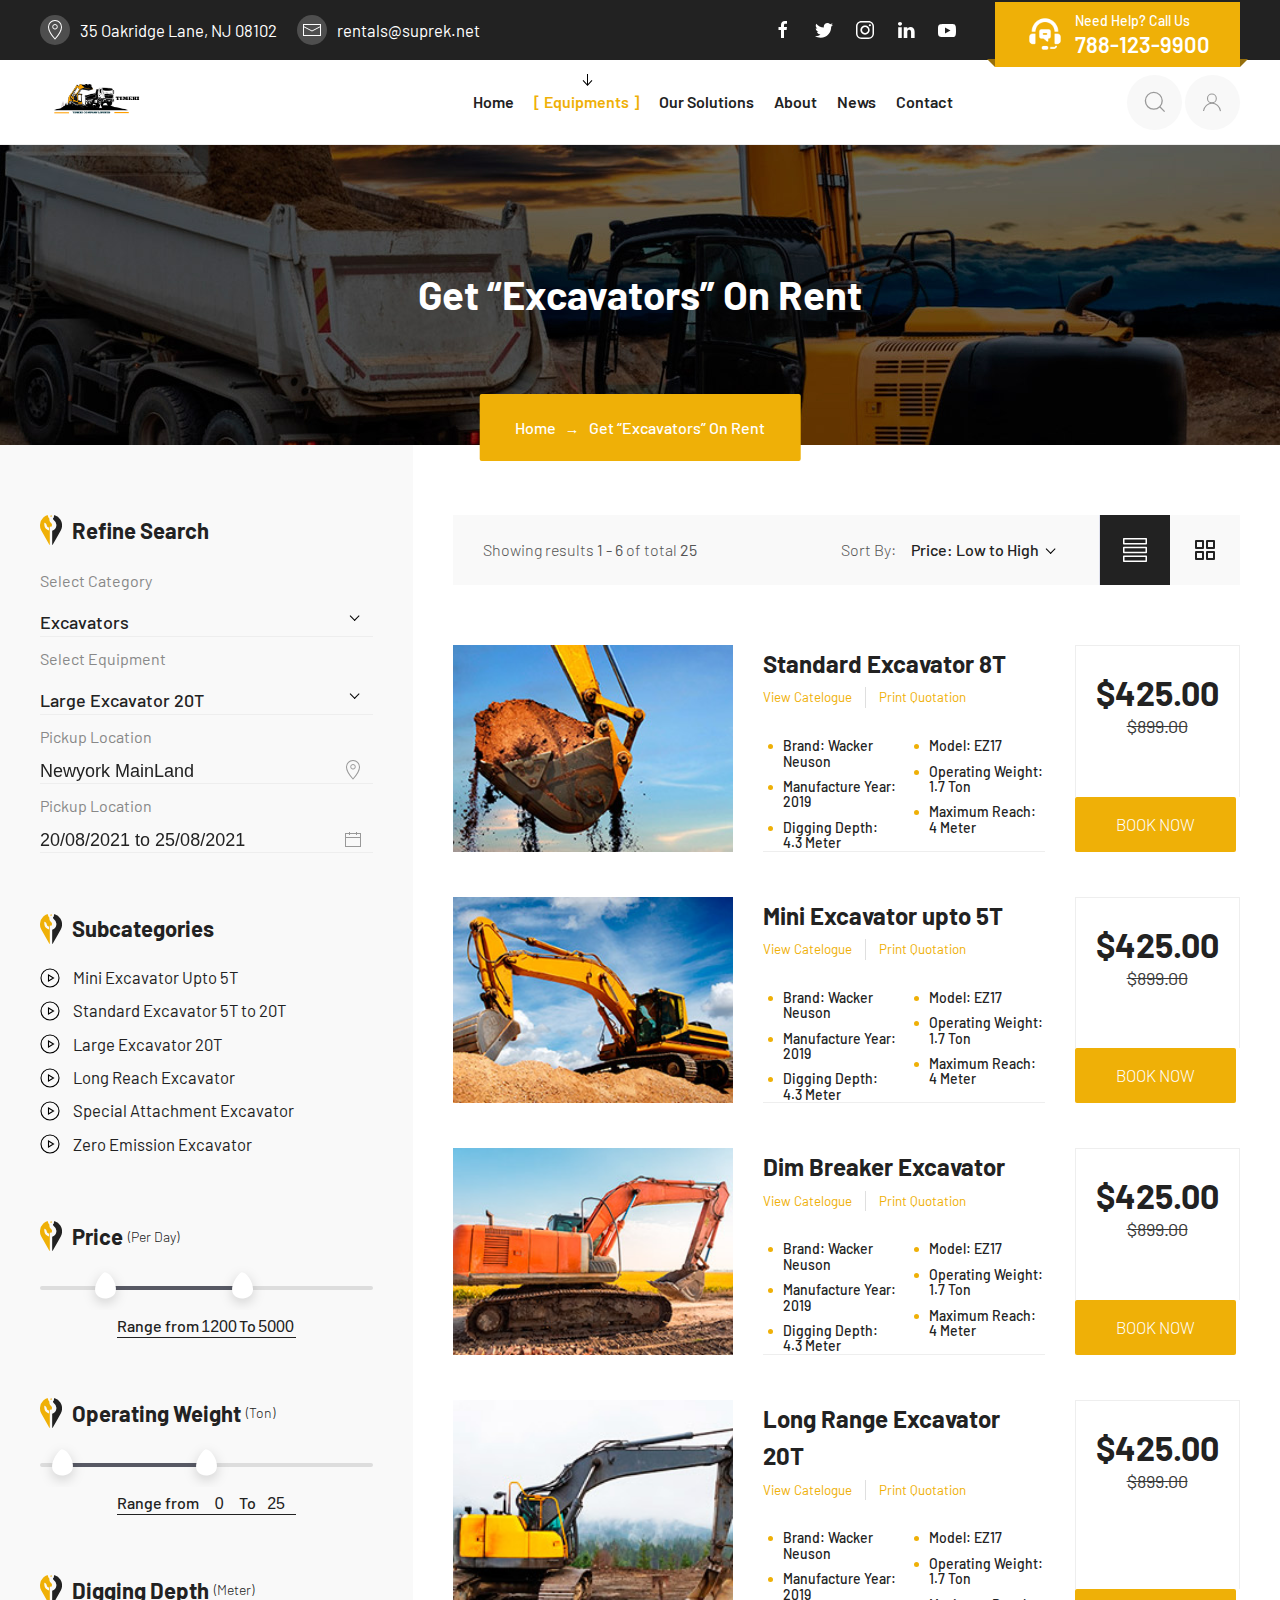
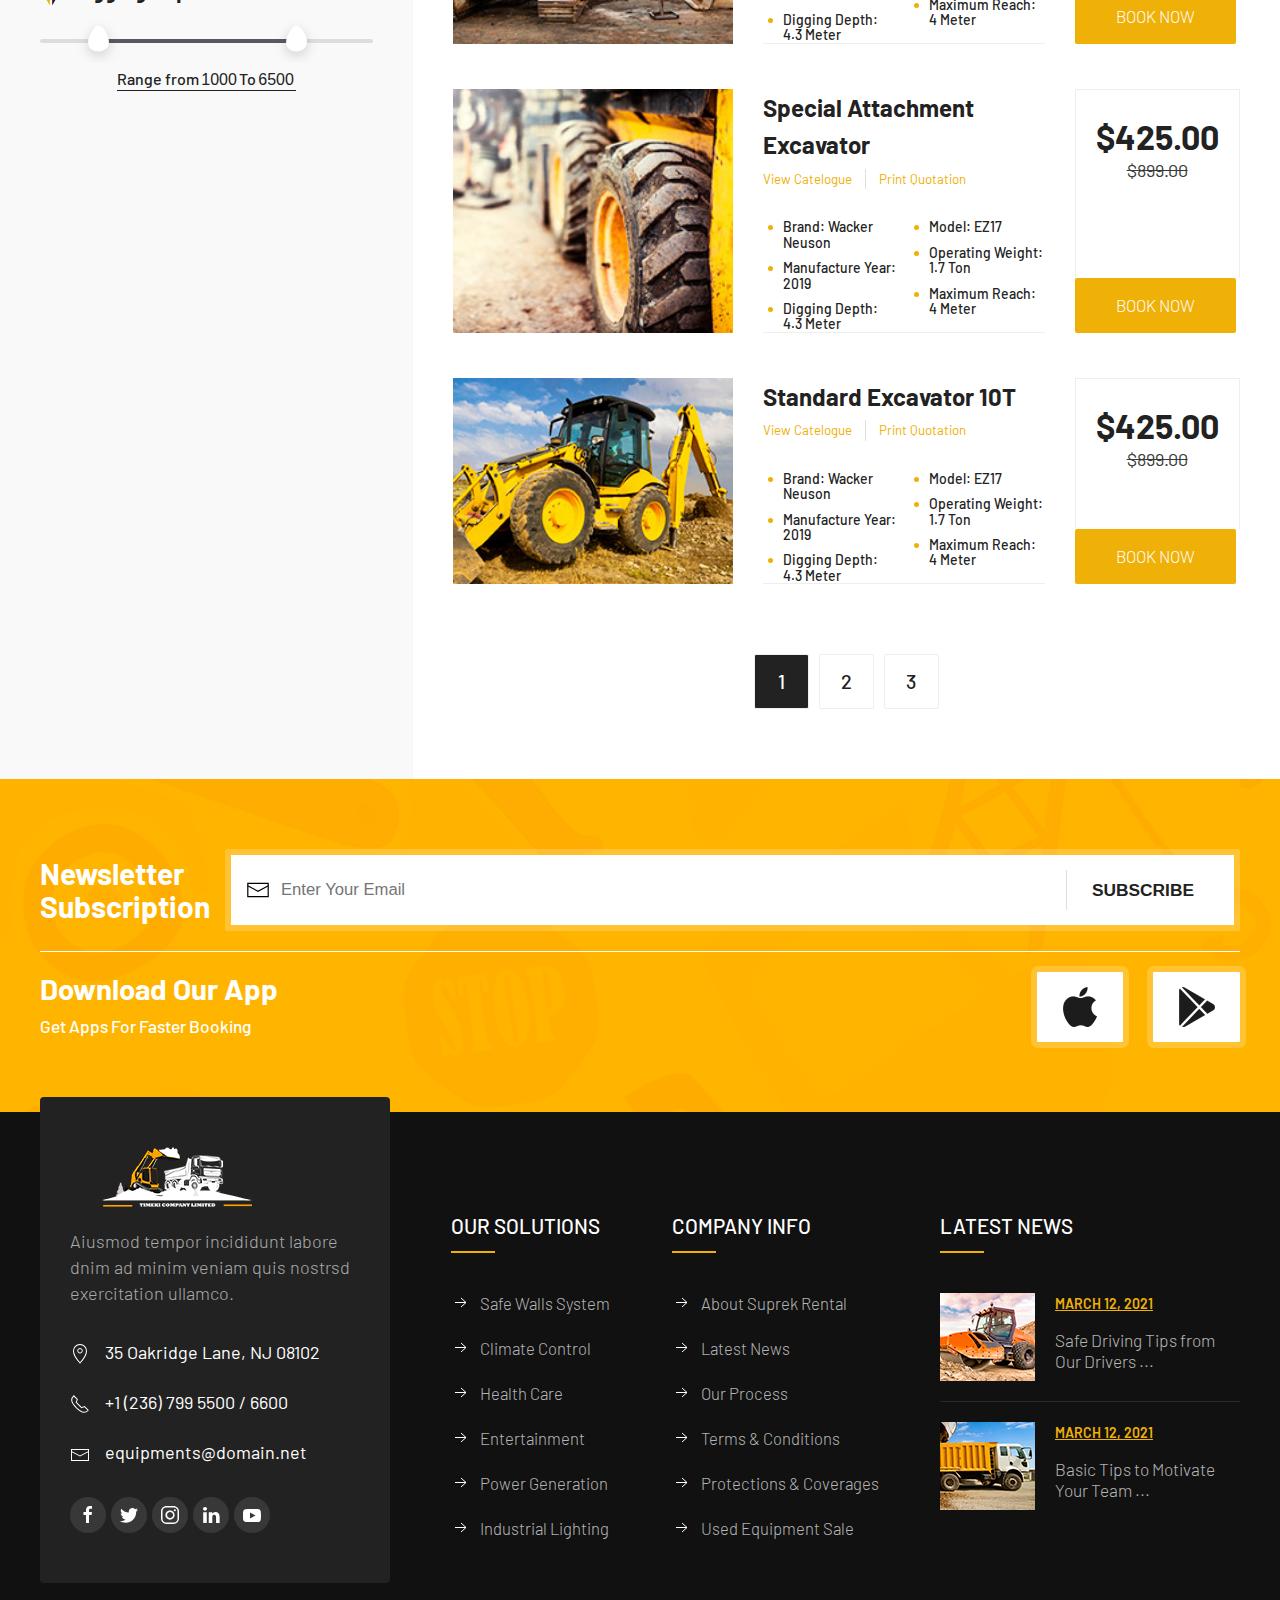
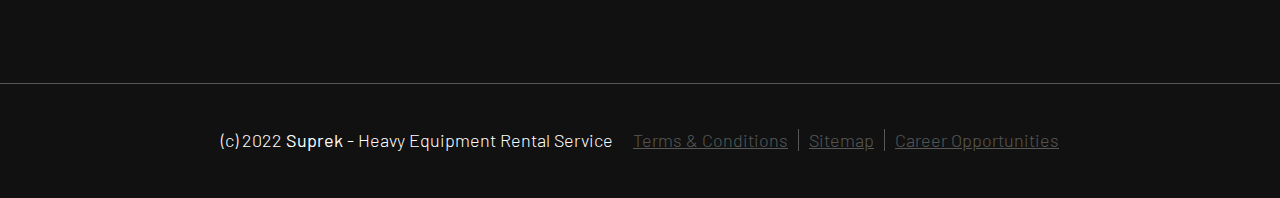
<file: 05_all-equipments-list.html>
<!DOCTYPE html>
<html lang="ru">


<!-- Mirrored from pro-theme.com/html/suprek/05_all-equipments-list.html by HTTrack Website Copier/3.x [XR&CO'2014], Wed, 20 Nov 2024 17:34:05 GMT -->
<!-- Added by HTTrack --><meta http-equiv="content-type" content="text/html;charset=UTF-8" /><!-- /Added by HTTrack -->
<head>
    <meta charset="utf-8">
    <title>Equipments</title>
    <meta content="Chernkh Mikhail" name="author">
    <meta content="Suprek - Top-Of-The-Line Equipment Rentals" name="description">
    <meta name="viewport" content="width=device-width, initial-scale=1.0">
    <meta name="HandheldFriendly" content="true">
    <meta name="format-detection" content="telephone=no">
    <meta content="IE=edge" http-equiv="X-UA-Compatible">
    <link rel="shortcut icon" href="assets/img/favicon.png" type="image/x-icon">
    <link rel="stylesheet" href="assets/css/libs.min.css">
    <link rel="stylesheet" href="assets/css/main.css">
</head>

<body class="page-rent">
    <div class="page-wrapper">
        <header class="page-header --two-line">
            <div class="page-header__top-line">
                <div class="uk-container">
                    <div class="page-header__inner">
                        <div class="page-header__contacts-list">
                            <ul>
                                <li><a href="https://goo.gl/maps/RwFh5b8Po1pdxBS19" target="_blank"><span data-uk-icon="location"></span><span>35 Oakridge Lane, NJ 08102</span></a></li>
                                <li><a href="mailto:rentals@suprek.net"><span data-uk-icon="mail"></span><span>rentals@suprek.net</span></a></li>
                            </ul>
                        </div>
                        <div class="page-header__social">
                            <ul class="social">
                                <li class="social__item"><a class="social__link" href="http://www.facebook.com/" target="_blank"><span data-uk-icon="facebook"></span></a></li>
                                <li class="social__item"><a class="social__link" href="http://www.twitter.com/" target="_blank"><span data-uk-icon="twitter"></span></a></li>
                                <li class="social__item"><a class="social__link" href="http://www.instagram.com/" target="_blank"><span data-uk-icon="instagram"></span></a></li>
                                <li class="social__item"><a class="social__link" href="http://www.linkedin.com/" target="_blank"><span data-uk-icon="linkedin"></span></a></li>
                                <li class="social__item"><a class="social__link" href="http://www.youtube.com/" target="_blank"><span data-uk-icon="youtube"></span></a></li>
                            </ul>
                        </div>
                        <div class="page-header__contacts"><a class="contacts-block" href="tel:17881239911"><span>Need Help? Call Us</span><strong>788-123-9900</strong></a></div>
                    </div>
                </div>
            </div>
            <div class="page-header__bottom-line" data-uk-sticky>
                <div class="uk-container">
                    <div class="page-header__inner">
                        <div class="page-header__logo"><a class="logo" href="index.html"><img src="assets/img/logo.png" alt="image"></a></div>
                        <div class="page-header__mainmenu">
                            <ul class="uk-navbar-nav" data-uk-navbar>
                                <li><a href="index.html"><span>Home</span></a>
                                    <div class="uk-navbar-dropdown">
                                        <ul class="uk-nav uk-navbar-dropdown-nav">
                                            <li><a href="index.html">Home 1</a>
                                                <div class="uk-navbar-dropdown">
                                                    <ul class="uk-nav uk-navbar-dropdown-nav">
                                                        <li><a href="index.html">Home 1</a></li>
                                                        <li><a href="02_home.html">Home 2</a></li>
                                                    </ul>
                                                </div>
                                            </li>
                                            <li><a href="02_home.html">Home 2</a></li>
                                        </ul>
                                    </div>
                                </li>
                                <li class="uk-active"><a href="03_equipment-categories.html"><span>Equipments</span></a>
                                    <div class="uk-navbar-dropdown">
                                        <ul class="uk-nav uk-navbar-dropdown-nav">
                                            <li><a href="03_equipment-categories.html">Equipment categories 1</a></li>
                                            <li><a href="04_equipment-categories.html">Equipment categories 2</a></li>
                                            <li><a href="05_all-equipments-list.html">All equipments list</a></li>
                                            <li><a href="06_all-equipments-grid.html">All equipments grid</a></li>
                                            <li><a href="07_equipment-detail.html">Equipment detail</a></li>
                                        </ul>
                                    </div>
                                </li>
                                <li><a href="07_equipment-detail.html"><span>Our Solutions</span></a></li>
                                <li><a href="11_about-us.html"><span>About</span></a></li>
                                <li><a href="08_blog-grid.html"><span>News</span></a>
                                    <div class="uk-navbar-dropdown">
                                        <ul class="uk-nav uk-navbar-dropdown-nav">
                                            <li><a href="08_blog-grid.html">Blog grid</a></li>
                                            <li><a href="09_blog-default.html">Blog default</a></li>
                                            <li><a href="10_blog-post.html">Blog post</a></li>
                                        </ul>
                                    </div>
                                </li>
                                <li><a href="12_contact-us.html"><span>Contact</span></a></li>
                            </ul>
                        </div>
                        <div class="page-header__search">
                            <div class="search-full"><a class="uk-icon-button" href="#modal-search-full" data-uk-search-icon data-uk-toggle></a>
                                <div class="uk-modal-full uk-modal" id="modal-search-full" data-uk-modal>
                                    <div class="uk-modal-dialog uk-flex uk-flex-center uk-flex-middle" data-uk-height-viewport><button class="uk-modal-close-full" type="button" data-uk-close></button>
                                        <form class="uk-search uk-search-large"><input class="uk-search-input uk-text-center" type="search" placeholder="Search" autofocus></form>
                                    </div>
                                </div>
                            </div>
                        </div>
                        <div class="page-header__user"><a class="uk-icon-button" href="#!" data-uk-icon="user"></a></div>
                        <div class="page-header__mobile-menu-btn"><button data-uk-toggle="target: #offcanvas" type="button"><span data-uk-icon="menu"></span></button></div>
                    </div>
                </div>
            </div>
        </header>
        <main class="page-main">
            <div class="page-head">
                <div class="page-head__bg" style="background-image: url(assets/img/bg_page-ren.jpg)">
                    <div class="page-head__title">Get “Excavators” On Rent</div>
                    <div class="page-head__breadcrumb">
                        <ul class="uk-breadcrumb">
                            <li><a href="https://pro-theme.com/">Home</a></li>
                            <li><span>Get “Excavators” On Rent</span></li>
                        </ul>
                    </div>
                </div>
            </div>
            <div class="page-content">
                <div class="uk-section uk-container uk-container-large">
                    <div class="uk-grid" data-uk-grid>
                        <div class="uk-width-1-3@l">
                            <div class="uk-hidden@l uk-margin-small-bottom"><button class="js-more-filter uk-button uk-button-default uk-button-large uk-width-1-1" type="button"><span>Filters</span><span data-uk-icon="settings"></span></button></div>
                            <aside class="js-filter-content sidebar --left">
                                <div class="widjet widjet-filter">
                                    <h4 class="widjet__title">Refine Search</h4>
                                    <form class="uk-form-stacked" action="#!">
                                        <div class="uk-margin-small"><label class="uk-form-label">Select Category</label>
                                            <div class="uk-form-controls"><select class="js-select">
                                                    <option value="Excavators">Excavators</option>
                                                    <option value="Excavators">Excavators</option>
                                                    <option value="Excavators">Excavators</option>
                                                </select></div>
                                        </div>
                                        <div class="uk-margin-small"><label class="uk-form-label">Select Equipment</label>
                                            <div class="uk-form-controls"><select class="js-select">
                                                    <option value="Large Excavator 20T">Large Excavator 20T</option>
                                                    <option value="Large Excavator 20T">Large Excavator 20T</option>
                                                    <option value="Large Excavator 20T">Large Excavator 20T</option>
                                                </select></div>
                                        </div>
                                        <div class="uk-margin-small"><label class="uk-form-label">Pickup Location</label>
                                            <div class="uk-form-controls uk-inline uk-width-1-1"><span class="uk-form-icon uk-form-icon-flip" uk-icon="icon: location"></span><input class="uk-width-1-1" type="text" placeholder="Newyork MainLand"></div>
                                        </div>
                                        <div class="uk-margin-small"><label class="uk-form-label">Pickup Location</label>
                                            <div class="uk-form-controls uk-inline uk-width-1-1"><span class="uk-form-icon uk-form-icon-flip" uk-icon="icon: calendar"></span><input class="js-date uk-width-1-1" type="text" placeholder="20/08/2021 to 25/08/2021" data-language="en" data-multiple-dates="true" data-multiple-dates-separator=" to "></div>
                                        </div>
                                    </form>
                                </div>
                                <div class="widjet widjet-category">
                                    <h4 class="widjet__title">Subcategories</h4>
                                    <ul class="list-category">
                                        <li><a href="#">Mini Excavator Upto 5T</a></li>
                                        <li><a href="#">Standard Excavator 5T to 20T</a></li>
                                        <li><a href="#">Large Excavator 20T</a></li>
                                        <li><a href="#">Long Reach Excavator</a></li>
                                        <li><a href="#">Special Attachment Excavator</a></li>
                                        <li><a href="#">Zero Emission Excavator</a></li>
                                    </ul>
                                </div>
                                <div class="widjet widjet-price">
                                    <h4 class="widjet__title">Price<small>(Per Day)</small></h4>
                                    <div class="range-box"><input class="js-range-slider" id="range-price" type="text" name="price" value="">
                                        <div class="range-box__desc"><span>Range from</span><input id="range-price-from" type="text"><span>To</span><input id="range-price-to" type="text"></div>
                                    </div>
                                </div>
                                <div class="widjet widjet-price">
                                    <h4 class="widjet__title">Operating Weight<small>(Ton)</small></h4>
                                    <div class="range-box"><input class="js-range-slider" id="range-weight" type="text" name="weight" value="">
                                        <div class="range-box__desc"><span>Range from</span><input id="range-weight-from" type="text"><span>To</span><input id="range-weight-to" type="text"></div>
                                    </div>
                                </div>
                                <div class="widjet widjet-price">
                                    <h4 class="widjet__title">Digging Depth<small>(Meter)</small></h4>
                                    <div class="range-box"><input class="js-range-slider" id="range-meter" type="text" name="meter" value="">
                                        <div class="range-box__desc"><span>Range from</span><input id="range-meter-from" type="text"><span>To</span><input id="range-meter-to" type="text"></div>
                                    </div>
                                </div>
                            </aside>
                        </div>
                        <div class="uk-width-2-3@l">
                            <div class="equipment-head">
                                <div><span>Showing results <b>1 - 6</b> of total <b>25</b></span></div>
                                <div>
                                    <div class="sort-box"><span>Sort By:</span><select class="js-select">
                                            <option value="Price: Low to High">Price: Low to High</option>
                                            <option value="Price: Low to High">Price: Low to High</option>
                                            <option value="Price: Low to High">Price: Low to High</option>
                                        </select></div>
                                    <div class="view-box"><a class="view-item active" href="05_all-equipments-list.html"><img src="assets/img/view-list.svg" alt="icon" data-uk-svg></a><a class="view-item" href="06_all-equipments-grid.html"><img src="assets/img/view-grid.svg" alt="icon" data-uk-svg></a></div>
                                </div>
                            </div>
                            <div class="rental-item">
                                <div class="rental-item__media"><img src="assets/img/rental-item-1.jpg" alt="Standard Excavator" /></div>
                                <div class="rental-item__desc">
                                    <div class="rental-item__title">Standard Excavator 8T</div>
                                    <div class="rental-item__links"><a href="#">View Catelogue</a><a href="#">Print Quotation</a></div>
                                    <div class="rental-item__specifications">
                                        <ul class="uk-list uk-list-disc uk-column-1-2@xl uk-column-1-2@s">
                                            <li>Brand: Wacker Neuson</li>
                                            <li>Manufacture Year: 2019</li>
                                            <li>Digging Depth: 4.3 Meter</li>
                                            <li>Model: EZ17</li>
                                            <li>Operating Weight: 1.7 Ton</li>
                                            <li>Maximum Reach: 4 Meter</li>
                                        </ul>
                                    </div>
                                </div>
                                <div class="rental-item__price">
                                    <div class="rental-item__price-box">
                                        <div class="rental-item__price-current">$425.00</div>
                                        <div class="rental-item__price-old">$899.00</div>
                                    </div>
                                    <div class="rental-item__price-btn"><a class="uk-button uk-button-danger uk-button-large" href="#!">Book now</a></div>
                                </div>
                            </div>
                            <div class="rental-item">
                                <div class="rental-item__media"><img src="assets/img/rental-item-2.jpg" alt="Standard Excavator" /></div>
                                <div class="rental-item__desc">
                                    <div class="rental-item__title">Mini Excavator upto 5T</div>
                                    <div class="rental-item__links"><a href="#">View Catelogue</a><a href="#">Print Quotation</a></div>
                                    <div class="rental-item__specifications">
                                        <ul class="uk-list uk-list-disc uk-column-1-2@xl uk-column-1-2@s">
                                            <li>Brand: Wacker Neuson</li>
                                            <li>Manufacture Year: 2019</li>
                                            <li>Digging Depth: 4.3 Meter</li>
                                            <li>Model: EZ17</li>
                                            <li>Operating Weight: 1.7 Ton</li>
                                            <li>Maximum Reach: 4 Meter</li>
                                        </ul>
                                    </div>
                                </div>
                                <div class="rental-item__price">
                                    <div class="rental-item__price-box">
                                        <div class="rental-item__price-current">$425.00</div>
                                        <div class="rental-item__price-old">$899.00</div>
                                    </div>
                                    <div class="rental-item__price-btn"><a class="uk-button uk-button-danger uk-button-large" href="#!">Book now</a></div>
                                </div>
                            </div>
                            <div class="rental-item">
                                <div class="rental-item__media"><img src="assets/img/rental-item-3.jpg" alt="Standard Excavator" /></div>
                                <div class="rental-item__desc">
                                    <div class="rental-item__title">Dim Breaker Excavator</div>
                                    <div class="rental-item__links"><a href="#">View Catelogue</a><a href="#">Print Quotation</a></div>
                                    <div class="rental-item__specifications">
                                        <ul class="uk-list uk-list-disc uk-column-1-2@xl uk-column-1-2@s">
                                            <li>Brand: Wacker Neuson</li>
                                            <li>Manufacture Year: 2019</li>
                                            <li>Digging Depth: 4.3 Meter</li>
                                            <li>Model: EZ17</li>
                                            <li>Operating Weight: 1.7 Ton</li>
                                            <li>Maximum Reach: 4 Meter</li>
                                        </ul>
                                    </div>
                                </div>
                                <div class="rental-item__price">
                                    <div class="rental-item__price-box">
                                        <div class="rental-item__price-current">$425.00</div>
                                        <div class="rental-item__price-old">$899.00</div>
                                    </div>
                                    <div class="rental-item__price-btn"><a class="uk-button uk-button-danger uk-button-large" href="#!">Book now</a></div>
                                </div>
                            </div>
                            <div class="rental-item">
                                <div class="rental-item__media"><img src="assets/img/rental-item-4.jpg" alt="Standard Excavator" /></div>
                                <div class="rental-item__desc">
                                    <div class="rental-item__title">Long Range Excavator 20T</div>
                                    <div class="rental-item__links"><a href="#">View Catelogue</a><a href="#">Print Quotation</a></div>
                                    <div class="rental-item__specifications">
                                        <ul class="uk-list uk-list-disc uk-column-1-2@xl uk-column-1-2@s">
                                            <li>Brand: Wacker Neuson</li>
                                            <li>Manufacture Year: 2019</li>
                                            <li>Digging Depth: 4.3 Meter</li>
                                            <li>Model: EZ17</li>
                                            <li>Operating Weight: 1.7 Ton</li>
                                            <li>Maximum Reach: 4 Meter</li>
                                        </ul>
                                    </div>
                                </div>
                                <div class="rental-item__price">
                                    <div class="rental-item__price-box">
                                        <div class="rental-item__price-current">$425.00</div>
                                        <div class="rental-item__price-old">$899.00</div>
                                    </div>
                                    <div class="rental-item__price-btn"><a class="uk-button uk-button-danger uk-button-large" href="#!">Book now</a></div>
                                </div>
                            </div>
                            <div class="rental-item">
                                <div class="rental-item__media"><img src="assets/img/rental-item-5.jpg" alt="Standard Excavator" /></div>
                                <div class="rental-item__desc">
                                    <div class="rental-item__title">Special Attachment Excavator</div>
                                    <div class="rental-item__links"><a href="#">View Catelogue</a><a href="#">Print Quotation</a></div>
                                    <div class="rental-item__specifications">
                                        <ul class="uk-list uk-list-disc uk-column-1-2@xl uk-column-1-2@s">
                                            <li>Brand: Wacker Neuson</li>
                                            <li>Manufacture Year: 2019</li>
                                            <li>Digging Depth: 4.3 Meter</li>
                                            <li>Model: EZ17</li>
                                            <li>Operating Weight: 1.7 Ton</li>
                                            <li>Maximum Reach: 4 Meter</li>
                                        </ul>
                                    </div>
                                </div>
                                <div class="rental-item__price">
                                    <div class="rental-item__price-box">
                                        <div class="rental-item__price-current">$425.00</div>
                                        <div class="rental-item__price-old">$899.00</div>
                                    </div>
                                    <div class="rental-item__price-btn"><a class="uk-button uk-button-danger uk-button-large" href="#!">Book now</a></div>
                                </div>
                            </div>
                            <div class="rental-item">
                                <div class="rental-item__media"><img src="assets/img/rental-item-6.jpg" alt="Standard Excavator" /></div>
                                <div class="rental-item__desc">
                                    <div class="rental-item__title">Standard Excavator 10T</div>
                                    <div class="rental-item__links"><a href="#">View Catelogue</a><a href="#">Print Quotation</a></div>
                                    <div class="rental-item__specifications">
                                        <ul class="uk-list uk-list-disc uk-column-1-2@xl uk-column-1-2@s">
                                            <li>Brand: Wacker Neuson</li>
                                            <li>Manufacture Year: 2019</li>
                                            <li>Digging Depth: 4.3 Meter</li>
                                            <li>Model: EZ17</li>
                                            <li>Operating Weight: 1.7 Ton</li>
                                            <li>Maximum Reach: 4 Meter</li>
                                        </ul>
                                    </div>
                                </div>
                                <div class="rental-item__price">
                                    <div class="rental-item__price-box">
                                        <div class="rental-item__price-current">$425.00</div>
                                        <div class="rental-item__price-old">$899.00</div>
                                    </div>
                                    <div class="rental-item__price-btn"><a class="uk-button uk-button-danger uk-button-large" href="#!">Book now</a></div>
                                </div>
                            </div>
                            <ul class="uk-pagination uk-flex-center uk-margin-large-top">
                                <li class="uk-active"><span>1</span></li>
                                <li><a href="#">2</a></li>
                                <li><a href="#">3</a></li>
                            </ul>
                        </div>
                    </div>
                </div>
            </div>
        </main>
        <section class="newsletter">
            <div class="uk-section uk-container uk-container-xlarge">
                <div class="newsletter__inner">
                    <div class="newsletter-form">
                        <div class="newsletter-form__title">
                            <h4>Newsletter<br> Subscription</h4>
                        </div>
                        <div class="newsletter-form__form">
                            <form action="#!">
                                <!-- Hidden Required Fields -->
                                <input type="hidden" name="project_name" value="Suprek - Top-Of-The-Line Equipment Rentals">
                                <input type="hidden" name="admin_email" value="test@gmail.com">
                                <input type="hidden" name="form_subject" value="Newsletter Subscription">
                                <!-- END Hidden Required Fields --><input type="email" name="email" placeholder="Enter Your Email"><button type="submit">Subscribe</button>
                            </form>
                        </div>
                    </div>
                    <div class="download-app">
                        <div class="download-app__title">
                            <h4>Download Our App</h4>
                            <p>Get Apps For Faster Booking</p>
                        </div>
                        <div class="download-app__links"><a class="download-link" href="https://www.apple.com/ua/app-store/" target="_blank"><img src="assets/img/appstore.png" alt="appstore"></a><a class="download-link" href="https://play.google.com/" target="_blank"><img src="assets/img/googleplay.png" alt="appstore"></a></div>
                    </div>
                </div>
            </div>
        </section>
        <footer class="page-footer">
            <div class="page-footer__top">
                <div class="uk-container uk-container-large">
                    <div class="page-footer__inner">
                        <div class="page-footer__contacts"><a class="footer-logo" href="https://pro-theme.com/"><img src="assets/img/logo-white.png" alt="image"></a>
                            <p>Aiusmod tempor incididunt labore dnim ad minim veniam quis nostrsd exercitation ullamco.</p>
                            <ul class="contacts-list">
                                <li><a href="https://goo.gl/maps/XdgZbYX9V62UpBwc7" target="_blank"><span data-uk-icon="location"></span><span>35 Oakridge Lane, NJ 08102</span></a></li>
                                <li><a href="tel:12367995500/6600"><span data-uk-icon="receiver"></span><span>+1 (236) 799 5500 / 6600</span></a></li>
                                <li><a href="mailto:equipments@domain.net"><span data-uk-icon="mail"></span><span>equipments@domain.net</span></a></li>
                            </ul>
                            <ul class="social">
                                <li><a href="http://www.facebook.com/" target="_blank"><span data-uk-icon="facebook"></span></a></li>
                                <li><a href="http://www.twitter.com/" target="_blank"><span data-uk-icon="twitter"></span></a></li>
                                <li><a href="http://www.instagram.com/" target="_blank"><span data-uk-icon="instagram"></span></a></li>
                                <li><a href="http://www.linkedin.com/" target="_blank"><span data-uk-icon="linkedin"></span></a></li>
                                <li><a href="http://www.youtube.com/" target="_blank"><span data-uk-icon="youtube"></span></a></li>
                            </ul>
                        </div>
                        <div class="page-footer__menu">
                            <h4>OuR Solutions</h4>
                            <ul class="uk-nav">
                                <li><a href="page-typography.html">Safe Walls System</a></li>
                                <li><a href="page-typography.html">Climate Control</a></li>
                                <li><a href="page-typography.html">Health Care</a></li>
                                <li><a href="page-typography.html">Entertainment</a></li>
                                <li><a href="page-typography.html">Power Generation</a></li>
                                <li><a href="page-typography.html">Industrial Lighting</a></li>
                            </ul>
                        </div>
                        <div class="page-footer__menu">
                            <h4>COMPANY INFO</h4>
                            <ul class="uk-nav">
                                <li><a href="page-typography.html">About Suprek Rental</a></li>
                                <li><a href="page-typography.html">Latest News</a></li>
                                <li><a href="page-typography.html">Our Process</a></li>
                                <li><a href="page-typography.html">Terms & Conditions</a></li>
                                <li><a href="page-typography.html">Protections & Coverages</a></li>
                                <li><a href="page-typography.html">Used Equipment Sale</a></li>
                            </ul>
                        </div>
                        <div class="page-footer__news">
                            <h4>Latest News</h4>
                            <ul class="news-list">
                                <li>
                                    <div class="news-list-item"><img class="news-list-item__img" src="assets/img/news-item-1.jpg" alt="news">
                                        <div class="news-list-item__info"><span class="news-list-item__date">March 12, 2021</span><a class="news-list-item__title" href="10_blog-post.html">Safe Driving Tips from Our Drivers ...</a></div>
                                    </div>
                                </li>
                                <li>
                                    <div class="news-list-item"><img class="news-list-item__img" src="assets/img/news-item-2.jpg" alt="news">
                                        <div class="news-list-item__info"><span class="news-list-item__date">March 12, 2021</span><a class="news-list-item__title" href="10_blog-post.html">Basic Tips to Motivate Your Team ...</a></div>
                                    </div>
                                </li>
                            </ul>
                        </div>
                    </div>
                </div>
            </div>
            <div class="page-footer__bottom">
                <div class="uk-container uk-container-large">
                    <div class="page-footer__copy"><span>(c) 2022 <b>Suprek</b> - Heavy Equipment Rental Service</span><a href="page-typography.html">Terms & Conditions</a><a href="page-typography.html">Sitemap</a><a href="page-typography.html">Career Opportunities</a></div>
                </div>
            </div>
        </footer>
        <div id="offcanvas" data-uk-offcanvas="mode: reveal; overlay: true">
            <div class="uk-offcanvas-bar uk-flex uk-flex-column uk-flex-between"><button class="uk-offcanvas-close" type="button" data-uk-close></button>
                <div class="uk-margin-bottom"><a class="logo uk-margin-bottom" href="https://pro-theme.com/"><img src="assets/img/logo-white.png" alt="image"></a>
                    <ul class="uk-nav uk-nav-default uk-nav-parent-icon" data-uk-nav>
                        <li class="uk-parent"><a href="index.html"><span>Home</span></a>
                            <ul class="uk-nav-sub">
                                <li><a href="index.html">Home 1</a></li>
                                <li><a href="02_home.html">Home 2</a></li>
                            </ul>
                        </li>
                        <li class="uk-parent uk-active"><a href="03_equipment-categories.html"><span>Equipments</span></a>
                            <ul class="uk-nav-sub">
                                <li><a href="03_equipment-categories.html">Equipment categories 1</a></li>
                                <li><a href="04_equipment-categories.html">Equipment categories 2</a></li>
                                <li><a href="05_all-equipments-list.html">All equipments list</a></li>
                                <li><a href="06_all-equipments-grid.html">All equipments grid</a></li>
                                <li><a href="07_equipment-detail.html">Equipment detail</a></li>
                            </ul>
                        </li>
                        <li><a href="07_equipment-detail.html"><span>Our Solutions</span></a></li>
                        <li><a href="11_about-us.html"><span>About</span></a></li>
                        <li class="uk-parent"><a href="08_blog-grid.html"><span>News</span></a>
                            <ul class="uk-nav-sub">
                                <li><a href="08_blog-grid.html">Blog grid</a></li>
                                <li><a href="09_blog-default.html">Blog default</a></li>
                                <li><a href="10_blog-post.html">Blog post</a></li>
                            </ul>
                        </li>
                        <li><a href="12_contact-us.html"><span>Contact</span></a></li>
                    </ul>
                </div>
                <div class="uk-margin"><a class="contacts-block" href="tel:17881239911"><span>Need Help? Call Us</span><strong>(+1) 788-123-9911</strong></a></div>
            </div>
        </div>
    </div>
    <script src="assets/js/libs.js"></script>
    <script src="assets/js/main.js"></script>
</body>


<!-- Mirrored from pro-theme.com/html/suprek/05_all-equipments-list.html by HTTrack Website Copier/3.x [XR&CO'2014], Wed, 20 Nov 2024 17:34:17 GMT -->
</html>
</file>
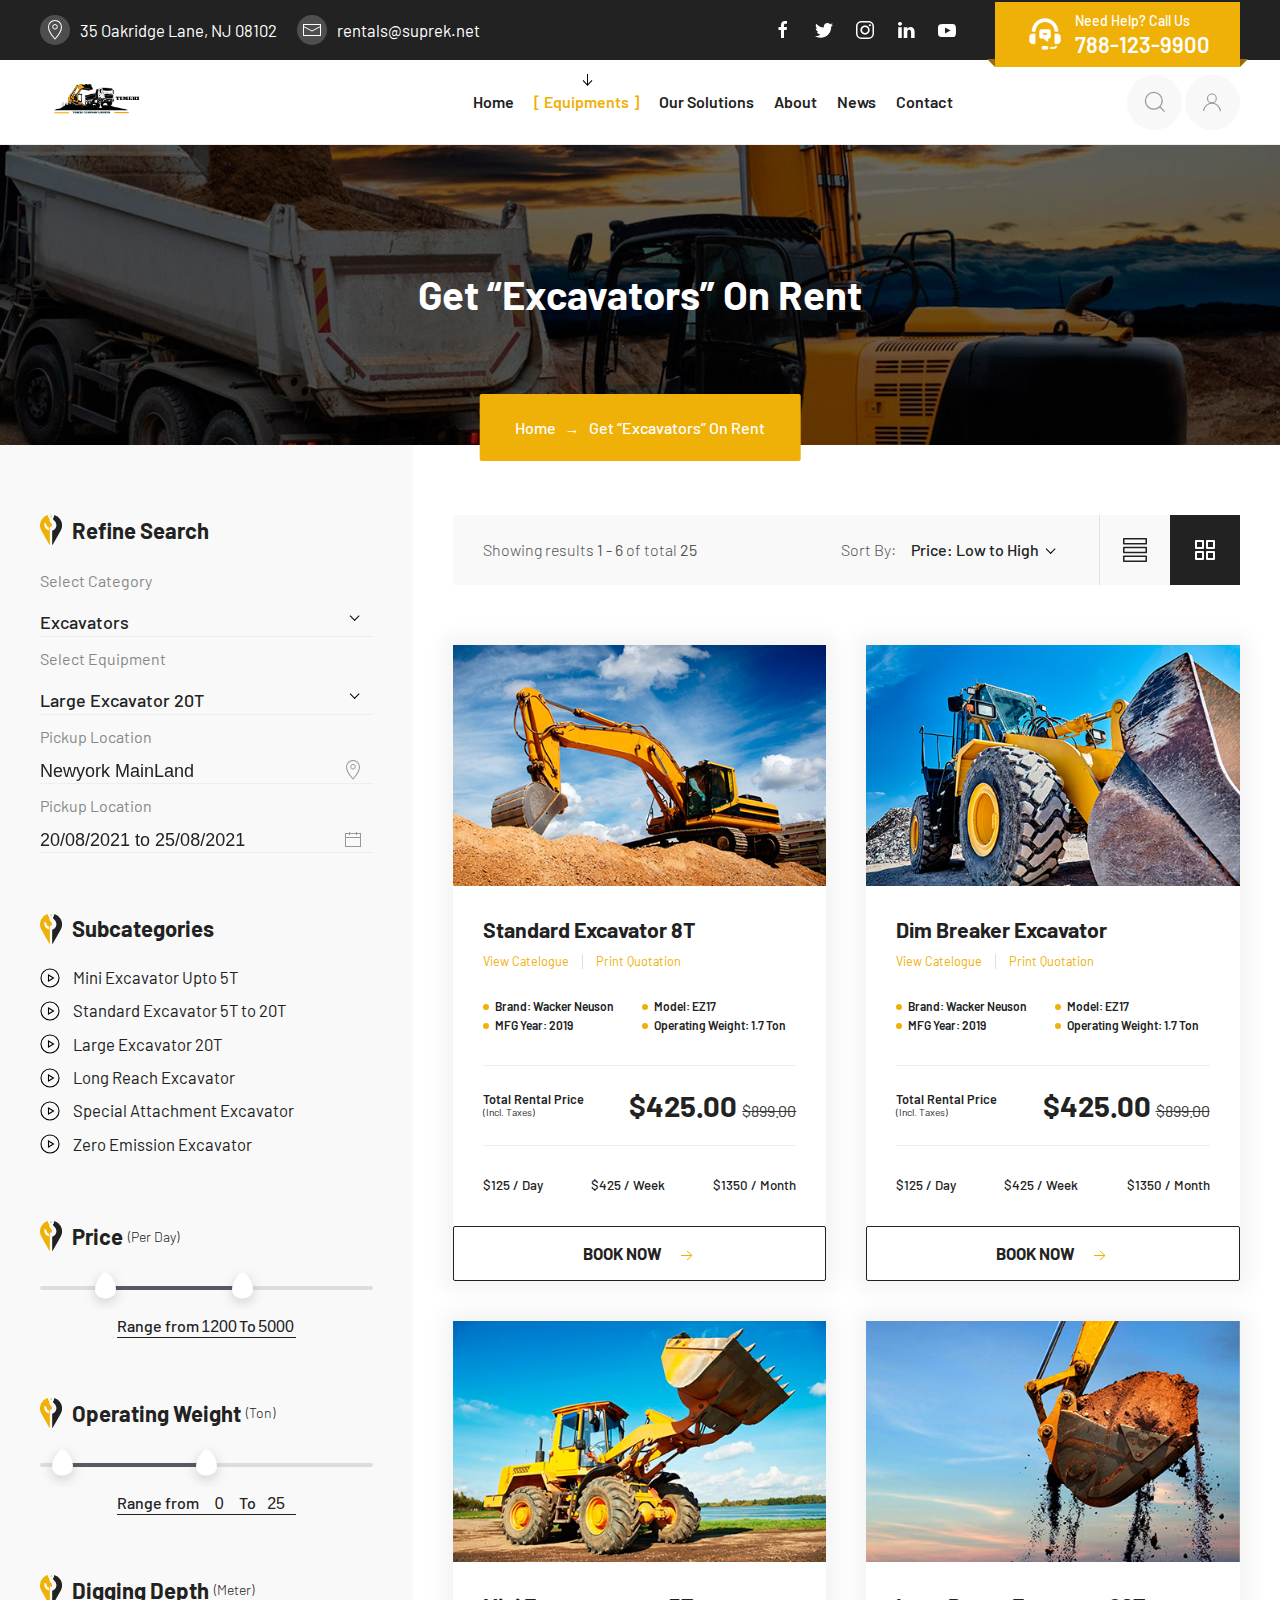
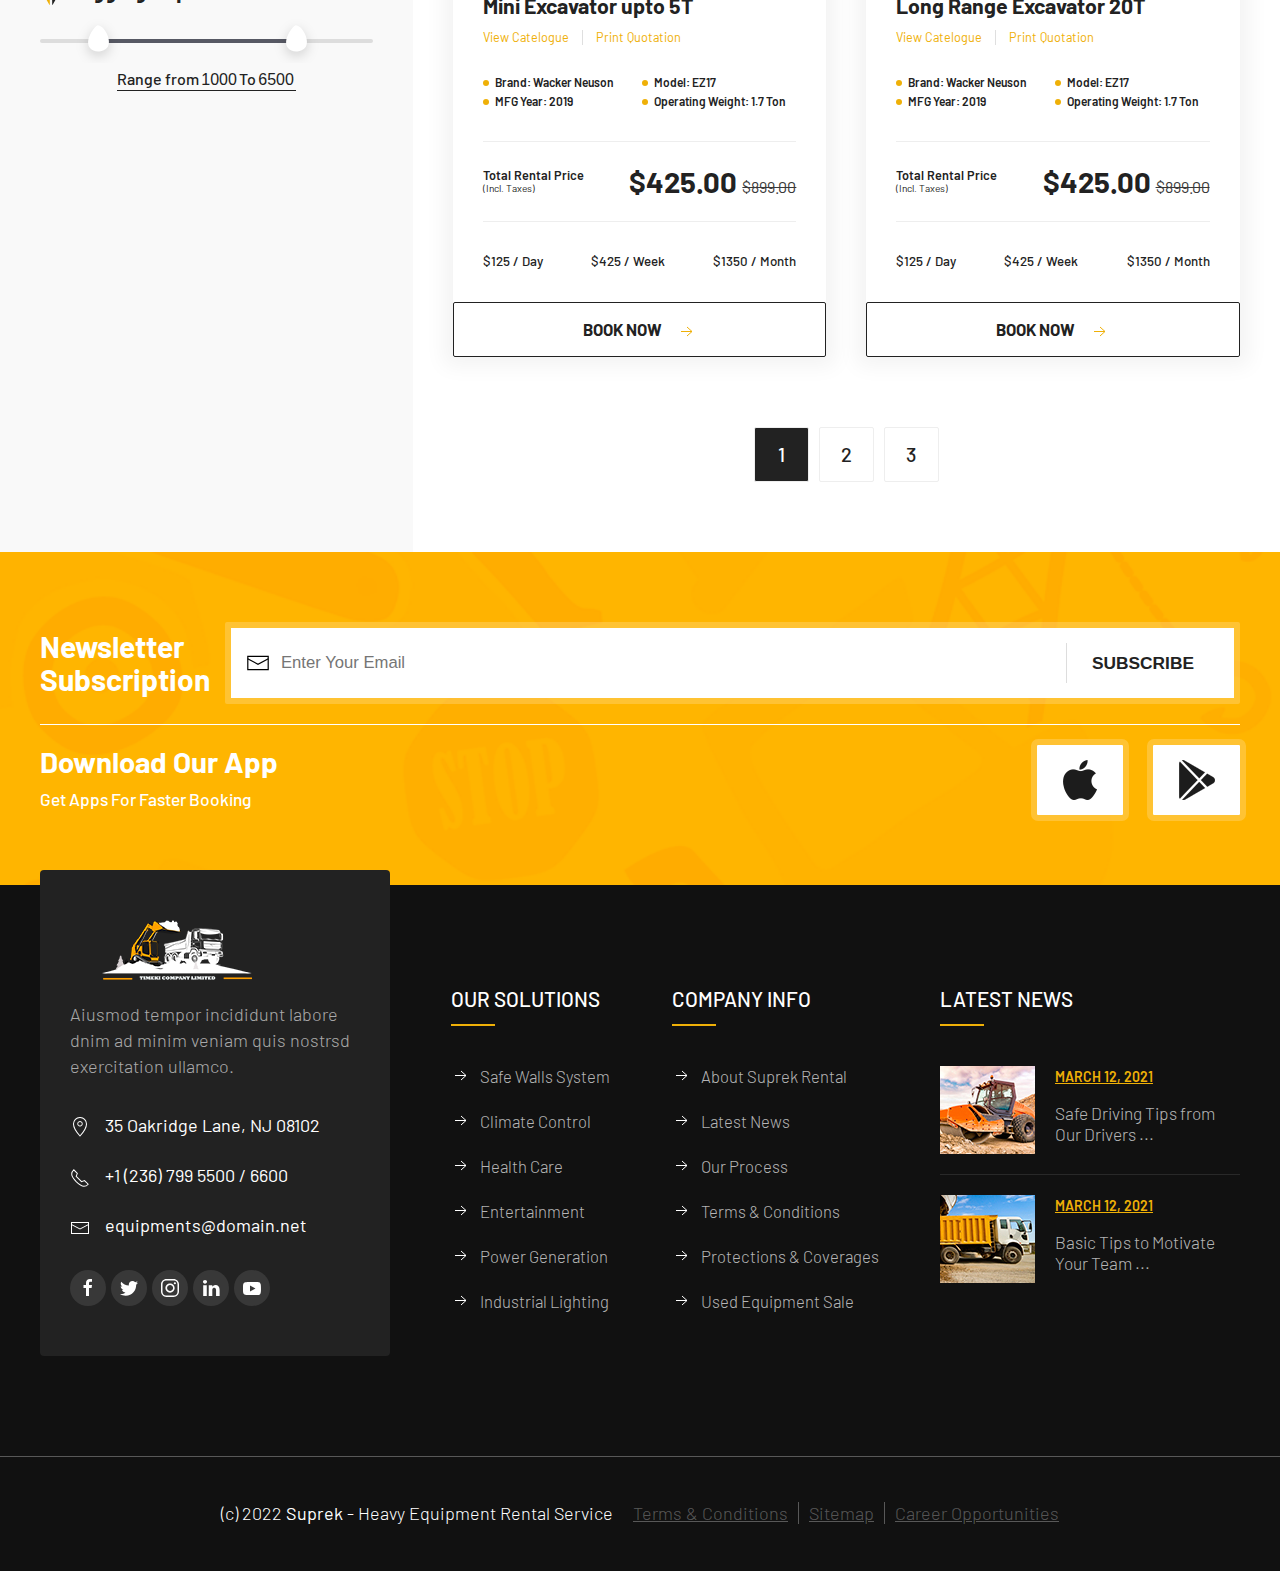
<file: 06_all-equipments-grid.html>
<!DOCTYPE html>
<html lang="ru">


<!-- Mirrored from pro-theme.com/html/suprek/06_all-equipments-grid.html by HTTrack Website Copier/3.x [XR&CO'2014], Wed, 20 Nov 2024 17:34:17 GMT -->
<!-- Added by HTTrack --><meta http-equiv="content-type" content="text/html;charset=UTF-8" /><!-- /Added by HTTrack -->
<head>
    <meta charset="utf-8">
    <title>Equipments</title>
    <meta content="Chernkh Mikhail" name="author">
    <meta content="Suprek - Top-Of-The-Line Equipment Rentals" name="description">
    <meta name="viewport" content="width=device-width, initial-scale=1.0">
    <meta name="HandheldFriendly" content="true">
    <meta name="format-detection" content="telephone=no">
    <meta content="IE=edge" http-equiv="X-UA-Compatible">
    <link rel="shortcut icon" href="assets/img/favicon.png" type="image/x-icon">
    <link rel="stylesheet" href="assets/css/libs.min.css">
    <link rel="stylesheet" href="assets/css/main.css">
</head>

<body class="page-rent">
    <div class="page-wrapper">
        <header class="page-header --two-line">
            <div class="page-header__top-line">
                <div class="uk-container">
                    <div class="page-header__inner">
                        <div class="page-header__contacts-list">
                            <ul>
                                <li><a href="https://goo.gl/maps/RwFh5b8Po1pdxBS19" target="_blank"><span data-uk-icon="location"></span><span>35 Oakridge Lane, NJ 08102</span></a></li>
                                <li><a href="mailto:rentals@suprek.net"><span data-uk-icon="mail"></span><span>rentals@suprek.net</span></a></li>
                            </ul>
                        </div>
                        <div class="page-header__social">
                            <ul class="social">
                                <li class="social__item"><a class="social__link" href="http://www.facebook.com/" target="_blank"><span data-uk-icon="facebook"></span></a></li>
                                <li class="social__item"><a class="social__link" href="http://www.twitter.com/" target="_blank"><span data-uk-icon="twitter"></span></a></li>
                                <li class="social__item"><a class="social__link" href="http://www.instagram.com/" target="_blank"><span data-uk-icon="instagram"></span></a></li>
                                <li class="social__item"><a class="social__link" href="http://www.linkedin.com/" target="_blank"><span data-uk-icon="linkedin"></span></a></li>
                                <li class="social__item"><a class="social__link" href="http://www.youtube.com/" target="_blank"><span data-uk-icon="youtube"></span></a></li>
                            </ul>
                        </div>
                        <div class="page-header__contacts"><a class="contacts-block" href="tel:17881239911"><span>Need Help? Call Us</span><strong>788-123-9900</strong></a></div>
                    </div>
                </div>
            </div>
            <div class="page-header__bottom-line" data-uk-sticky>
                <div class="uk-container">
                    <div class="page-header__inner">
                        <div class="page-header__logo"><a class="logo" href="index.html"><img src="assets/img/logo.png" alt="image"></a></div>
                        <div class="page-header__mainmenu">
                            <ul class="uk-navbar-nav" data-uk-navbar>
                                <li><a href="index.html"><span>Home</span></a>
                                    <div class="uk-navbar-dropdown">
                                        <ul class="uk-nav uk-navbar-dropdown-nav">
                                            <li><a href="index.html">Home 1</a>
                                                <div class="uk-navbar-dropdown">
                                                    <ul class="uk-nav uk-navbar-dropdown-nav">
                                                        <li><a href="index.html">Home 1</a></li>
                                                        <li><a href="02_home.html">Home 2</a></li>
                                                    </ul>
                                                </div>
                                            </li>
                                            <li><a href="02_home.html">Home 2</a></li>
                                        </ul>
                                    </div>
                                </li>
                                <li class="uk-active"><a href="03_equipment-categories.html"><span>Equipments</span></a>
                                    <div class="uk-navbar-dropdown">
                                        <ul class="uk-nav uk-navbar-dropdown-nav">
                                            <li><a href="03_equipment-categories.html">Equipment categories 1</a></li>
                                            <li><a href="04_equipment-categories.html">Equipment categories 2</a></li>
                                            <li><a href="05_all-equipments-list.html">All equipments list</a></li>
                                            <li><a href="06_all-equipments-grid.html">All equipments grid</a></li>
                                            <li><a href="07_equipment-detail.html">Equipment detail</a></li>
                                        </ul>
                                    </div>
                                </li>
                                <li><a href="07_equipment-detail.html"><span>Our Solutions</span></a></li>
                                <li><a href="11_about-us.html"><span>About</span></a></li>
                                <li><a href="08_blog-grid.html"><span>News</span></a>
                                    <div class="uk-navbar-dropdown">
                                        <ul class="uk-nav uk-navbar-dropdown-nav">
                                            <li><a href="08_blog-grid.html">Blog grid</a></li>
                                            <li><a href="09_blog-default.html">Blog default</a></li>
                                            <li><a href="10_blog-post.html">Blog post</a></li>
                                        </ul>
                                    </div>
                                </li>
                                <li><a href="12_contact-us.html"><span>Contact</span></a></li>
                            </ul>
                        </div>
                        <div class="page-header__search">
                            <div class="search-full"><a class="uk-icon-button" href="#modal-search-full" data-uk-search-icon data-uk-toggle></a>
                                <div class="uk-modal-full uk-modal" id="modal-search-full" data-uk-modal>
                                    <div class="uk-modal-dialog uk-flex uk-flex-center uk-flex-middle" data-uk-height-viewport><button class="uk-modal-close-full" type="button" data-uk-close></button>
                                        <form class="uk-search uk-search-large"><input class="uk-search-input uk-text-center" type="search" placeholder="Search" autofocus></form>
                                    </div>
                                </div>
                            </div>
                        </div>
                        <div class="page-header__user"><a class="uk-icon-button" href="#!" data-uk-icon="user"></a></div>
                        <div class="page-header__mobile-menu-btn"><button data-uk-toggle="target: #offcanvas" type="button"><span data-uk-icon="menu"></span></button></div>
                    </div>
                </div>
            </div>
        </header>
        <main class="page-main">
            <div class="page-head">
                <div class="page-head__bg" style="background-image: url(assets/img/bg_page-ren.jpg)">
                    <div class="page-head__title">Get “Excavators” On Rent</div>
                    <div class="page-head__breadcrumb">
                        <ul class="uk-breadcrumb">
                            <li><a href="https://pro-theme.com/">Home</a></li>
                            <li><span>Get “Excavators” On Rent</span></li>
                        </ul>
                    </div>
                </div>
            </div>
            <div class="page-content">
                <div class="uk-section uk-container uk-container-large">
                    <div class="uk-grid" data-uk-grid>
                        <div class="uk-width-1-3@l">
                            <div class="uk-hidden@l uk-margin-small-bottom"><button class="js-more-filter uk-button uk-button-default uk-button-large uk-width-1-1" type="button"><span>Filters</span><span data-uk-icon="settings"></span></button></div>
                            <aside class="js-filter-content sidebar --left">
                                <div class="widjet widjet-filter">
                                    <h4 class="widjet__title">Refine Search</h4>
                                    <form class="uk-form-stacked" action="#!">
                                        <div class="uk-margin-small"><label class="uk-form-label">Select Category</label>
                                            <div class="uk-form-controls"><select class="js-select">
                                                    <option value="Excavators">Excavators</option>
                                                    <option value="Excavators">Excavators</option>
                                                    <option value="Excavators">Excavators</option>
                                                </select></div>
                                        </div>
                                        <div class="uk-margin-small"><label class="uk-form-label">Select Equipment</label>
                                            <div class="uk-form-controls"><select class="js-select">
                                                    <option value="Large Excavator 20T">Large Excavator 20T</option>
                                                    <option value="Large Excavator 20T">Large Excavator 20T</option>
                                                    <option value="Large Excavator 20T">Large Excavator 20T</option>
                                                </select></div>
                                        </div>
                                        <div class="uk-margin-small"><label class="uk-form-label">Pickup Location</label>
                                            <div class="uk-form-controls uk-inline uk-width-1-1"><span class="uk-form-icon uk-form-icon-flip" uk-icon="icon: location"></span><input class="uk-width-1-1" type="text" placeholder="Newyork MainLand"></div>
                                        </div>
                                        <div class="uk-margin-small"><label class="uk-form-label">Pickup Location</label>
                                            <div class="uk-form-controls uk-inline uk-width-1-1"><span class="uk-form-icon uk-form-icon-flip" uk-icon="icon: calendar"></span><input class="js-date uk-width-1-1" type="text" placeholder="20/08/2021 to 25/08/2021" data-language="en" data-multiple-dates="true" data-multiple-dates-separator=" to "></div>
                                        </div>
                                    </form>
                                </div>
                                <div class="widjet widjet-category">
                                    <h4 class="widjet__title">Subcategories</h4>
                                    <ul class="list-category">
                                        <li><a href="#">Mini Excavator Upto 5T</a></li>
                                        <li><a href="#">Standard Excavator 5T to 20T</a></li>
                                        <li><a href="#">Large Excavator 20T</a></li>
                                        <li><a href="#">Long Reach Excavator</a></li>
                                        <li><a href="#">Special Attachment Excavator</a></li>
                                        <li><a href="#">Zero Emission Excavator</a></li>
                                    </ul>
                                </div>
                                <div class="widjet widjet-price">
                                    <h4 class="widjet__title">Price<small>(Per Day)</small></h4>
                                    <div class="range-box"><input class="js-range-slider" id="range-price" type="text" name="price" value="">
                                        <div class="range-box__desc"><span>Range from</span><input id="range-price-from" type="text"><span>To</span><input id="range-price-to" type="text"></div>
                                    </div>
                                </div>
                                <div class="widjet widjet-price">
                                    <h4 class="widjet__title">Operating Weight<small>(Ton)</small></h4>
                                    <div class="range-box"><input class="js-range-slider" id="range-weight" type="text" name="weight" value="">
                                        <div class="range-box__desc"><span>Range from</span><input id="range-weight-from" type="text"><span>To</span><input id="range-weight-to" type="text"></div>
                                    </div>
                                </div>
                                <div class="widjet widjet-price">
                                    <h4 class="widjet__title">Digging Depth<small>(Meter)</small></h4>
                                    <div class="range-box"><input class="js-range-slider" id="range-meter" type="text" name="meter" value="">
                                        <div class="range-box__desc"><span>Range from</span><input id="range-meter-from" type="text"><span>To</span><input id="range-meter-to" type="text"></div>
                                    </div>
                                </div>
                            </aside>
                        </div>
                        <div class="uk-width-2-3@l">
                            <div class="equipment-head">
                                <div><span>Showing results <b>1 - 6</b> of total <b>25</b></span></div>
                                <div>
                                    <div class="sort-box"><span>Sort By:</span><select class="js-select">
                                            <option value="Price: Low to High">Price: Low to High</option>
                                            <option value="Price: Low to High">Price: Low to High</option>
                                            <option value="Price: Low to High">Price: Low to High</option>
                                        </select></div>
                                    <div class="view-box"><a class="view-item" href="05_all-equipments-list.html"><img src="assets/img/view-list.svg" alt="icon" data-uk-svg></a><a class="view-item active" href="06_all-equipments-grid.html"><img src="assets/img/view-grid.svg" alt="icon" data-uk-svg></a></div>
                                </div>
                            </div>
                            <div class="uk-grid uk-child-width-1-2@s" data-uk-grid>
                                <div>
                                    <div class="equipment-item">
                                        <div class="equipment-item__box">
                                            <div class="equipment-item__media"><a href="07_equipment-detail.html"><img src="assets/img/equipment-1.jpg" alt="Standard Excavator 8T" /></a></div>
                                            <div class="equipment-item__info">
                                                <div class="equipment-item__title"><a href="07_equipment-detail.html">Standard Excavator 8T</a></div>
                                                <div class="equipment-item__links"><a href="03_equipment-categories.html">View Catelogue</a><a href="04_equipment-categories.html">Print Quotation</a></div>
                                                <div class="equipment-item__list">
                                                    <ul>
                                                        <li>Brand: Wacker Neuson</li>
                                                        <li>MFG Year: 2019</li>
                                                        <li>Model: EZ17</li>
                                                        <li>Operating Weight: 1.7 Ton</li>
                                                    </ul>
                                                </div>
                                                <div class="equipment-item__price-box">
                                                    <div class="equipment-item__price-title">Total Rental Price<small>(Incl. Taxes)</small></div>
                                                    <div class="equipment-item__price">
                                                        <div class="equipment-item__price-current">$425.00</div>
                                                        <div class="equipment-item__price-old">$899.00</div>
                                                    </div>
                                                </div>
                                                <div class="equipment-item__prices">
                                                    <ul>
                                                        <li>$125 / Day</li>
                                                        <li>$425 / Week</li>
                                                        <li>$1350 / Month</li>
                                                    </ul>
                                                </div>
                                            </div>
                                            <div class="equipment-item__btn"><button class="uk-button uk-button-default uk-button-large uk-width-1-1" type="button"><span>Book now</span><span data-uk-icon="arrow-right"></span></button></div>
                                        </div>
                                    </div>
                                </div>
                                <div>
                                    <div class="equipment-item">
                                        <div class="equipment-item__box">
                                            <div class="equipment-item__media"><a href="07_equipment-detail.html"><img src="assets/img/equipment-2.jpg" alt="Dim Breaker Excavator" /></a></div>
                                            <div class="equipment-item__info">
                                                <div class="equipment-item__title"><a href="07_equipment-detail.html">Dim Breaker Excavator</a></div>
                                                <div class="equipment-item__links"><a href="03_equipment-categories.html">View Catelogue</a><a href="04_equipment-categories.html">Print Quotation</a></div>
                                                <div class="equipment-item__list">
                                                    <ul>
                                                        <li>Brand: Wacker Neuson</li>
                                                        <li>MFG Year: 2019</li>
                                                        <li>Model: EZ17</li>
                                                        <li>Operating Weight: 1.7 Ton</li>
                                                    </ul>
                                                </div>
                                                <div class="equipment-item__price-box">
                                                    <div class="equipment-item__price-title">Total Rental Price<small>(Incl. Taxes)</small></div>
                                                    <div class="equipment-item__price">
                                                        <div class="equipment-item__price-current">$425.00</div>
                                                        <div class="equipment-item__price-old">$899.00</div>
                                                    </div>
                                                </div>
                                                <div class="equipment-item__prices">
                                                    <ul>
                                                        <li>$125 / Day</li>
                                                        <li>$425 / Week</li>
                                                        <li>$1350 / Month</li>
                                                    </ul>
                                                </div>
                                            </div>
                                            <div class="equipment-item__btn"><button class="uk-button uk-button-default uk-button-large uk-width-1-1" type="button"><span>Book now</span><span data-uk-icon="arrow-right"></span></button></div>
                                        </div>
                                    </div>
                                </div>
                                <div>
                                    <div class="equipment-item">
                                        <div class="equipment-item__box">
                                            <div class="equipment-item__media"><a href="07_equipment-detail.html"><img src="assets/img/equipment-3.jpg" alt="Mini Excavator upto 5T" /></a></div>
                                            <div class="equipment-item__info">
                                                <div class="equipment-item__title"><a href="07_equipment-detail.html">Mini Excavator upto 5T</a></div>
                                                <div class="equipment-item__links"><a href="03_equipment-categories.html">View Catelogue</a><a href="04_equipment-categories.html">Print Quotation</a></div>
                                                <div class="equipment-item__list">
                                                    <ul>
                                                        <li>Brand: Wacker Neuson</li>
                                                        <li>MFG Year: 2019</li>
                                                        <li>Model: EZ17</li>
                                                        <li>Operating Weight: 1.7 Ton</li>
                                                    </ul>
                                                </div>
                                                <div class="equipment-item__price-box">
                                                    <div class="equipment-item__price-title">Total Rental Price<small>(Incl. Taxes)</small></div>
                                                    <div class="equipment-item__price">
                                                        <div class="equipment-item__price-current">$425.00</div>
                                                        <div class="equipment-item__price-old">$899.00</div>
                                                    </div>
                                                </div>
                                                <div class="equipment-item__prices">
                                                    <ul>
                                                        <li>$125 / Day</li>
                                                        <li>$425 / Week</li>
                                                        <li>$1350 / Month</li>
                                                    </ul>
                                                </div>
                                            </div>
                                            <div class="equipment-item__btn"><button class="uk-button uk-button-default uk-button-large uk-width-1-1" type="button"><span>Book now</span><span data-uk-icon="arrow-right"></span></button></div>
                                        </div>
                                    </div>
                                </div>
                                <div>
                                    <div class="equipment-item">
                                        <div class="equipment-item__box">
                                            <div class="equipment-item__media"><a href="07_equipment-detail.html"><img src="assets/img/equipment-4.jpg" alt="Long Range Excavator 20T" /></a></div>
                                            <div class="equipment-item__info">
                                                <div class="equipment-item__title"><a href="07_equipment-detail.html">Long Range Excavator 20T</a></div>
                                                <div class="equipment-item__links"><a href="03_equipment-categories.html">View Catelogue</a><a href="04_equipment-categories.html">Print Quotation</a></div>
                                                <div class="equipment-item__list">
                                                    <ul>
                                                        <li>Brand: Wacker Neuson</li>
                                                        <li>MFG Year: 2019</li>
                                                        <li>Model: EZ17</li>
                                                        <li>Operating Weight: 1.7 Ton</li>
                                                    </ul>
                                                </div>
                                                <div class="equipment-item__price-box">
                                                    <div class="equipment-item__price-title">Total Rental Price<small>(Incl. Taxes)</small></div>
                                                    <div class="equipment-item__price">
                                                        <div class="equipment-item__price-current">$425.00</div>
                                                        <div class="equipment-item__price-old">$899.00</div>
                                                    </div>
                                                </div>
                                                <div class="equipment-item__prices">
                                                    <ul>
                                                        <li>$125 / Day</li>
                                                        <li>$425 / Week</li>
                                                        <li>$1350 / Month</li>
                                                    </ul>
                                                </div>
                                            </div>
                                            <div class="equipment-item__btn"><button class="uk-button uk-button-default uk-button-large uk-width-1-1" type="button"><span>Book now</span><span data-uk-icon="arrow-right"></span></button></div>
                                        </div>
                                    </div>
                                </div>
                            </div>
                            <ul class="uk-pagination uk-flex-center uk-margin-large-top">
                                <li class="uk-active"><span>1</span></li>
                                <li><a href="#">2</a></li>
                                <li><a href="#">3</a></li>
                            </ul>
                        </div>
                    </div>
                </div>
            </div>
        </main>
        <section class="newsletter">
            <div class="uk-section uk-container uk-container-xlarge">
                <div class="newsletter__inner">
                    <div class="newsletter-form">
                        <div class="newsletter-form__title">
                            <h4>Newsletter<br> Subscription</h4>
                        </div>
                        <div class="newsletter-form__form">
                            <form action="#!">
                                <!-- Hidden Required Fields -->
                                <input type="hidden" name="project_name" value="Suprek - Top-Of-The-Line Equipment Rentals">
                                <input type="hidden" name="admin_email" value="test@gmail.com">
                                <input type="hidden" name="form_subject" value="Newsletter Subscription">
                                <!-- END Hidden Required Fields --><input type="email" name="email" placeholder="Enter Your Email"><button type="submit">Subscribe</button>
                            </form>
                        </div>
                    </div>
                    <div class="download-app">
                        <div class="download-app__title">
                            <h4>Download Our App</h4>
                            <p>Get Apps For Faster Booking</p>
                        </div>
                        <div class="download-app__links"><a class="download-link" href="https://www.apple.com/ua/app-store/" target="_blank"><img src="assets/img/appstore.png" alt="appstore"></a><a class="download-link" href="https://play.google.com/" target="_blank"><img src="assets/img/googleplay.png" alt="appstore"></a></div>
                    </div>
                </div>
            </div>
        </section>
        <footer class="page-footer">
            <div class="page-footer__top">
                <div class="uk-container uk-container-large">
                    <div class="page-footer__inner">
                        <div class="page-footer__contacts"><a class="footer-logo" href="https://pro-theme.com/"><img src="assets/img/logo-white.png" alt="image"></a>
                            <p>Aiusmod tempor incididunt labore dnim ad minim veniam quis nostrsd exercitation ullamco.</p>
                            <ul class="contacts-list">
                                <li><a href="https://goo.gl/maps/XdgZbYX9V62UpBwc7" target="_blank"><span data-uk-icon="location"></span><span>35 Oakridge Lane, NJ 08102</span></a></li>
                                <li><a href="tel:12367995500/6600"><span data-uk-icon="receiver"></span><span>+1 (236) 799 5500 / 6600</span></a></li>
                                <li><a href="mailto:equipments@domain.net"><span data-uk-icon="mail"></span><span>equipments@domain.net</span></a></li>
                            </ul>
                            <ul class="social">
                                <li><a href="http://www.facebook.com/" target="_blank"><span data-uk-icon="facebook"></span></a></li>
                                <li><a href="http://www.twitter.com/" target="_blank"><span data-uk-icon="twitter"></span></a></li>
                                <li><a href="http://www.instagram.com/" target="_blank"><span data-uk-icon="instagram"></span></a></li>
                                <li><a href="http://www.linkedin.com/" target="_blank"><span data-uk-icon="linkedin"></span></a></li>
                                <li><a href="http://www.youtube.com/" target="_blank"><span data-uk-icon="youtube"></span></a></li>
                            </ul>
                        </div>
                        <div class="page-footer__menu">
                            <h4>OuR Solutions</h4>
                            <ul class="uk-nav">
                                <li><a href="page-typography.html">Safe Walls System</a></li>
                                <li><a href="page-typography.html">Climate Control</a></li>
                                <li><a href="page-typography.html">Health Care</a></li>
                                <li><a href="page-typography.html">Entertainment</a></li>
                                <li><a href="page-typography.html">Power Generation</a></li>
                                <li><a href="page-typography.html">Industrial Lighting</a></li>
                            </ul>
                        </div>
                        <div class="page-footer__menu">
                            <h4>COMPANY INFO</h4>
                            <ul class="uk-nav">
                                <li><a href="page-typography.html">About Suprek Rental</a></li>
                                <li><a href="page-typography.html">Latest News</a></li>
                                <li><a href="page-typography.html">Our Process</a></li>
                                <li><a href="page-typography.html">Terms & Conditions</a></li>
                                <li><a href="page-typography.html">Protections & Coverages</a></li>
                                <li><a href="page-typography.html">Used Equipment Sale</a></li>
                            </ul>
                        </div>
                        <div class="page-footer__news">
                            <h4>Latest News</h4>
                            <ul class="news-list">
                                <li>
                                    <div class="news-list-item"><img class="news-list-item__img" src="assets/img/news-item-1.jpg" alt="news">
                                        <div class="news-list-item__info"><span class="news-list-item__date">March 12, 2021</span><a class="news-list-item__title" href="10_blog-post.html">Safe Driving Tips from Our Drivers ...</a></div>
                                    </div>
                                </li>
                                <li>
                                    <div class="news-list-item"><img class="news-list-item__img" src="assets/img/news-item-2.jpg" alt="news">
                                        <div class="news-list-item__info"><span class="news-list-item__date">March 12, 2021</span><a class="news-list-item__title" href="10_blog-post.html">Basic Tips to Motivate Your Team ...</a></div>
                                    </div>
                                </li>
                            </ul>
                        </div>
                    </div>
                </div>
            </div>
            <div class="page-footer__bottom">
                <div class="uk-container uk-container-large">
                    <div class="page-footer__copy"><span>(c) 2022 <b>Suprek</b> - Heavy Equipment Rental Service</span><a href="page-typography.html">Terms & Conditions</a><a href="page-typography.html">Sitemap</a><a href="page-typography.html">Career Opportunities</a></div>
                </div>
            </div>
        </footer>
        <div id="offcanvas" data-uk-offcanvas="mode: reveal; overlay: true">
            <div class="uk-offcanvas-bar uk-flex uk-flex-column uk-flex-between"><button class="uk-offcanvas-close" type="button" data-uk-close></button>
                <div class="uk-margin-bottom"><a class="logo uk-margin-bottom" href="https://pro-theme.com/"><img src="assets/img/logo-white.png" alt="image"></a>
                    <ul class="uk-nav uk-nav-default uk-nav-parent-icon" data-uk-nav>
                        <li class="uk-parent"><a href="index.html"><span>Home</span></a>
                            <ul class="uk-nav-sub">
                                <li><a href="index.html">Home 1</a></li>
                                <li><a href="02_home.html">Home 2</a></li>
                            </ul>
                        </li>
                        <li class="uk-parent uk-active"><a href="03_equipment-categories.html"><span>Equipments</span></a>
                            <ul class="uk-nav-sub">
                                <li><a href="03_equipment-categories.html">Equipment categories 1</a></li>
                                <li><a href="04_equipment-categories.html">Equipment categories 2</a></li>
                                <li><a href="05_all-equipments-list.html">All equipments list</a></li>
                                <li><a href="06_all-equipments-grid.html">All equipments grid</a></li>
                                <li><a href="07_equipment-detail.html">Equipment detail</a></li>
                            </ul>
                        </li>
                        <li><a href="07_equipment-detail.html"><span>Our Solutions</span></a></li>
                        <li><a href="11_about-us.html"><span>About</span></a></li>
                        <li class="uk-parent"><a href="08_blog-grid.html"><span>News</span></a>
                            <ul class="uk-nav-sub">
                                <li><a href="08_blog-grid.html">Blog grid</a></li>
                                <li><a href="09_blog-default.html">Blog default</a></li>
                                <li><a href="10_blog-post.html">Blog post</a></li>
                            </ul>
                        </li>
                        <li><a href="12_contact-us.html"><span>Contact</span></a></li>
                    </ul>
                </div>
                <div class="uk-margin"><a class="contacts-block" href="tel:17881239911"><span>Need Help? Call Us</span><strong>(+1) 788-123-9911</strong></a></div>
            </div>
        </div>
    </div>
    <script src="assets/js/libs.js"></script>
    <script src="assets/js/main.js"></script>
</body>


<!-- Mirrored from pro-theme.com/html/suprek/06_all-equipments-grid.html by HTTrack Website Copier/3.x [XR&CO'2014], Wed, 20 Nov 2024 17:34:19 GMT -->
</html>
</file>
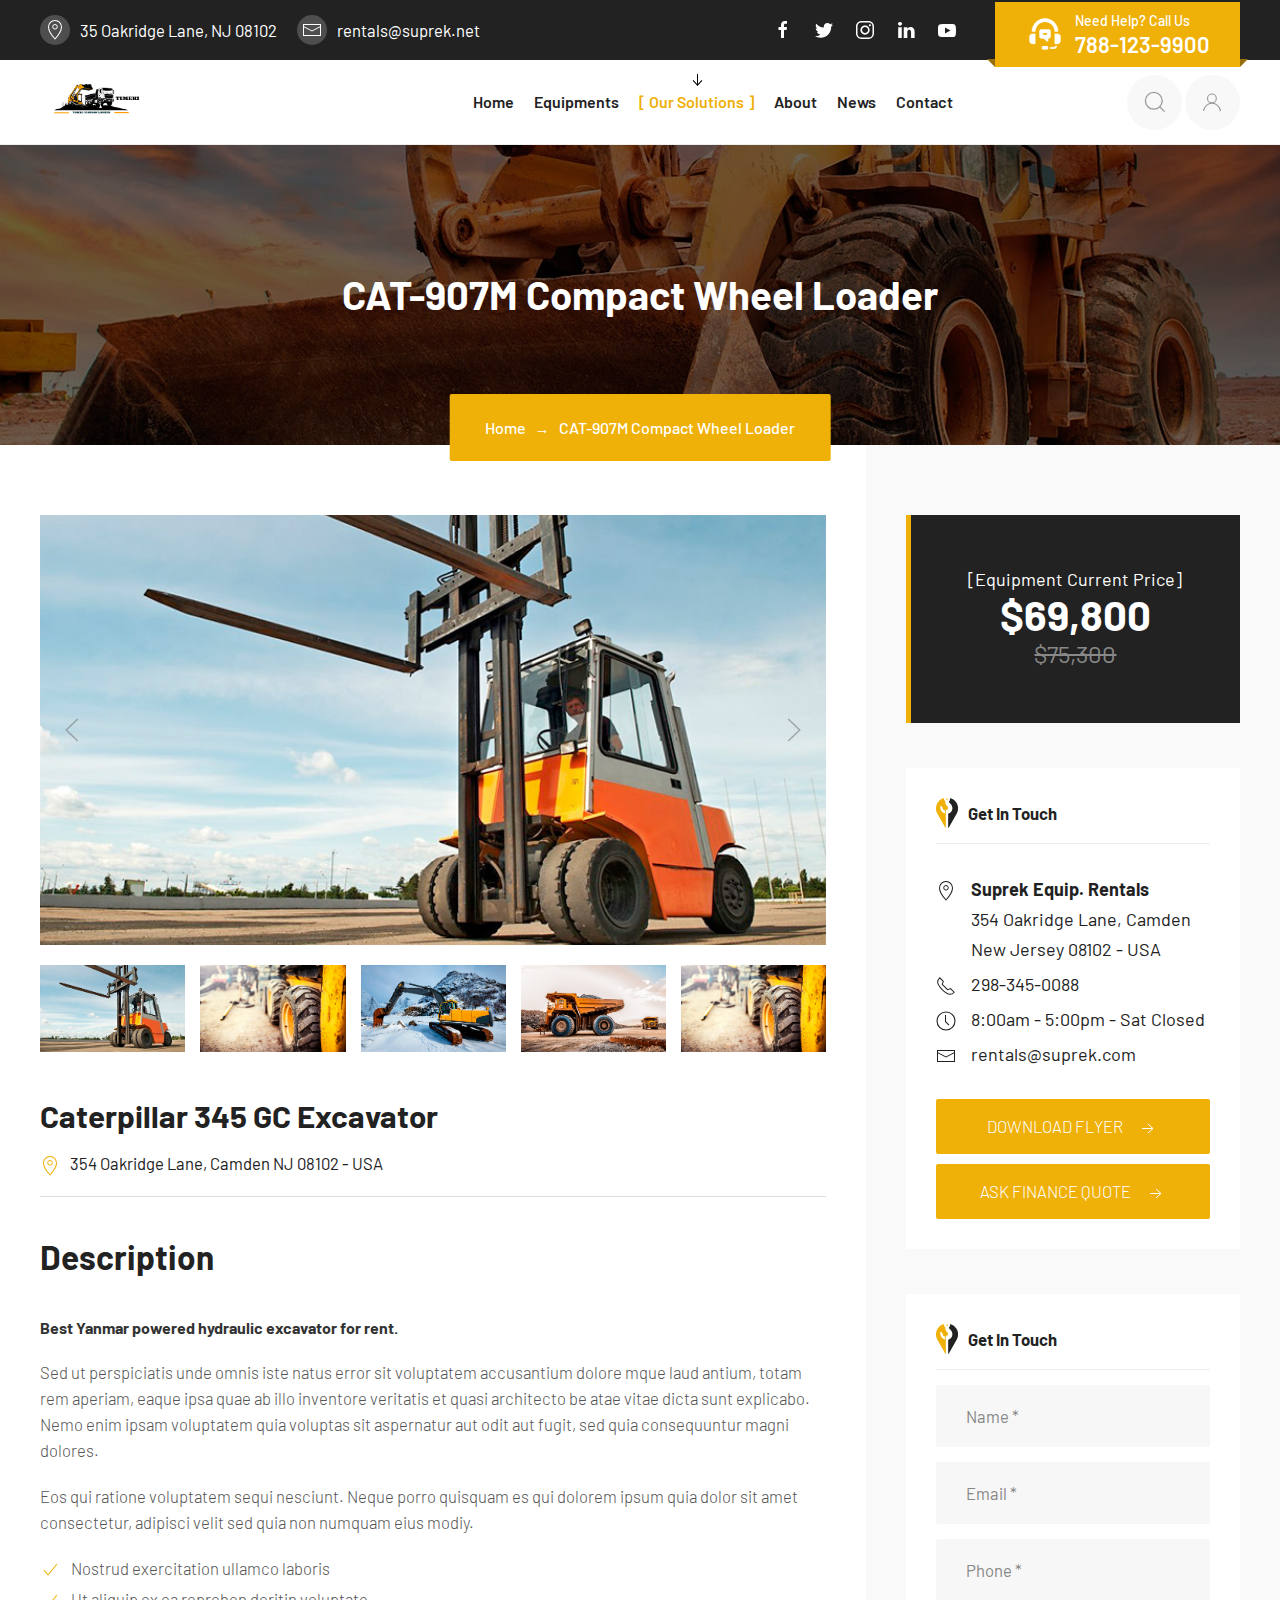
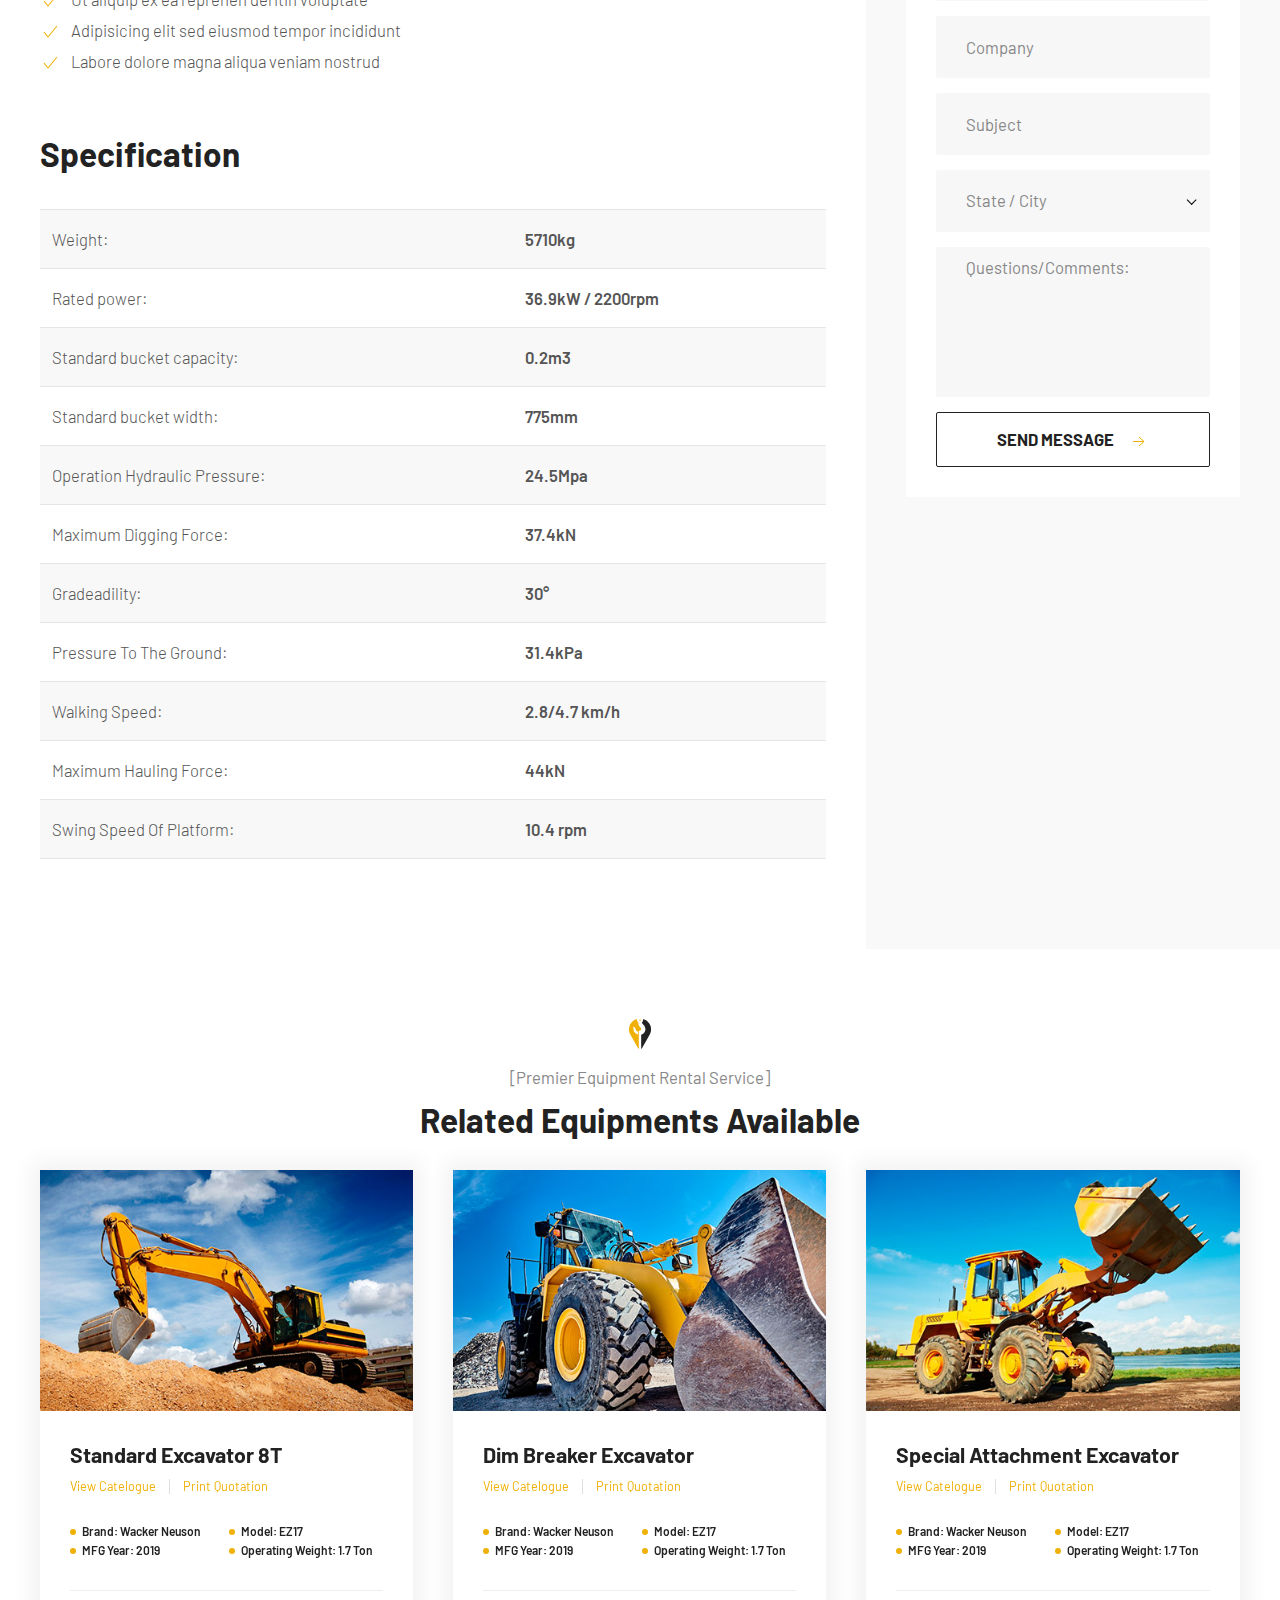
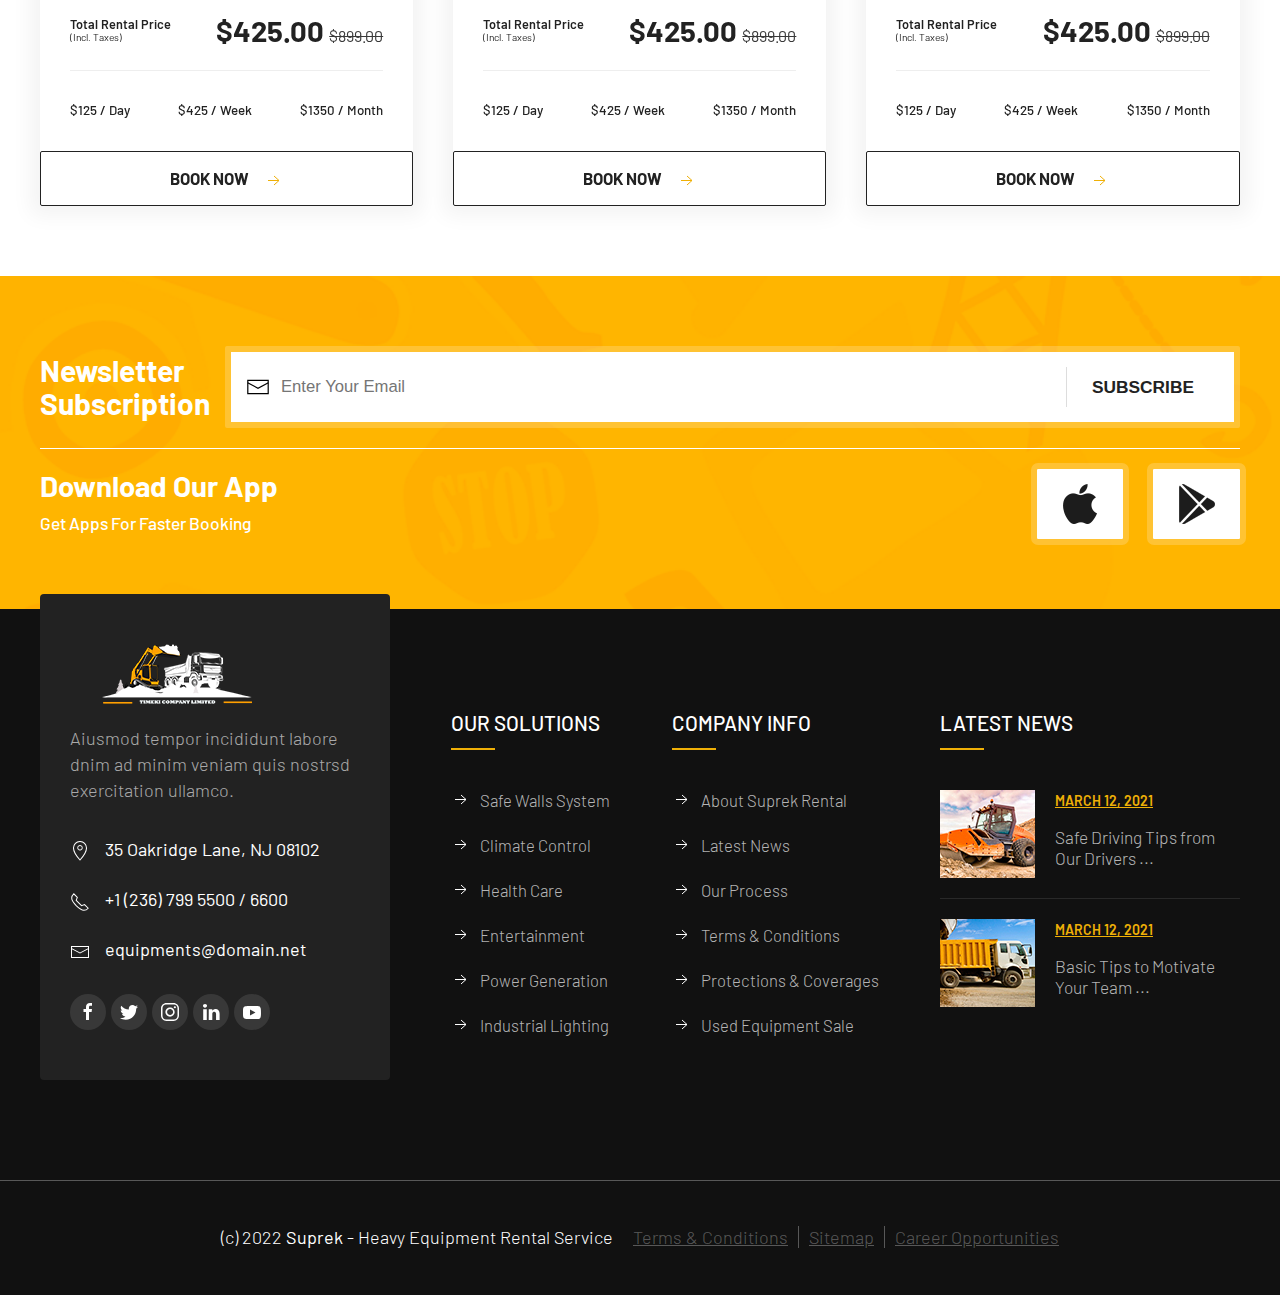
<file: 07_equipment-detail.html>
<!DOCTYPE html>
<html lang="ru">


<!-- Mirrored from pro-theme.com/html/suprek/07_equipment-detail.html by HTTrack Website Copier/3.x [XR&CO'2014], Wed, 20 Nov 2024 17:34:19 GMT -->
<!-- Added by HTTrack --><meta http-equiv="content-type" content="text/html;charset=UTF-8" /><!-- /Added by HTTrack -->
<head>
    <meta charset="utf-8">
    <title>Our Solutions</title>
    <meta content="Chernkh Mikhail" name="author">
    <meta content="Suprek - Top-Of-The-Line Equipment Rentals" name="description">
    <meta name="viewport" content="width=device-width, initial-scale=1.0">
    <meta name="HandheldFriendly" content="true">
    <meta name="format-detection" content="telephone=no">
    <meta content="IE=edge" http-equiv="X-UA-Compatible">
    <link rel="shortcut icon" href="assets/img/favicon.png" type="image/x-icon">
    <link rel="stylesheet" href="assets/css/libs.min.css">
    <link rel="stylesheet" href="assets/css/main.css">
</head>

<body class="page-rent-detail">
    <div class="page-wrapper">
        <header class="page-header --two-line">
            <div class="page-header__top-line">
                <div class="uk-container">
                    <div class="page-header__inner">
                        <div class="page-header__contacts-list">
                            <ul>
                                <li><a href="https://goo.gl/maps/RwFh5b8Po1pdxBS19" target="_blank"><span data-uk-icon="location"></span><span>35 Oakridge Lane, NJ 08102</span></a></li>
                                <li><a href="mailto:rentals@suprek.net"><span data-uk-icon="mail"></span><span>rentals@suprek.net</span></a></li>
                            </ul>
                        </div>
                        <div class="page-header__social">
                            <ul class="social">
                                <li class="social__item"><a class="social__link" href="http://www.facebook.com/" target="_blank"><span data-uk-icon="facebook"></span></a></li>
                                <li class="social__item"><a class="social__link" href="http://www.twitter.com/" target="_blank"><span data-uk-icon="twitter"></span></a></li>
                                <li class="social__item"><a class="social__link" href="http://www.instagram.com/" target="_blank"><span data-uk-icon="instagram"></span></a></li>
                                <li class="social__item"><a class="social__link" href="http://www.linkedin.com/" target="_blank"><span data-uk-icon="linkedin"></span></a></li>
                                <li class="social__item"><a class="social__link" href="http://www.youtube.com/" target="_blank"><span data-uk-icon="youtube"></span></a></li>
                            </ul>
                        </div>
                        <div class="page-header__contacts"><a class="contacts-block" href="tel:17881239911"><span>Need Help? Call Us</span><strong>788-123-9900</strong></a></div>
                    </div>
                </div>
            </div>
            <div class="page-header__bottom-line" data-uk-sticky>
                <div class="uk-container">
                    <div class="page-header__inner">
                        <div class="page-header__logo"><a class="logo" href="index.html"><img src="assets/img/logo.png" alt="image"></a></div>
                        <div class="page-header__mainmenu">
                            <ul class="uk-navbar-nav" data-uk-navbar>
                                <li><a href="index.html"><span>Home</span></a>
                                    <div class="uk-navbar-dropdown">
                                        <ul class="uk-nav uk-navbar-dropdown-nav">
                                            <li><a href="index.html">Home 1</a>
                                                <div class="uk-navbar-dropdown">
                                                    <ul class="uk-nav uk-navbar-dropdown-nav">
                                                        <li><a href="index.html">Home 1</a></li>
                                                        <li><a href="02_home.html">Home 2</a></li>
                                                    </ul>
                                                </div>
                                            </li>
                                            <li><a href="02_home.html">Home 2</a></li>
                                        </ul>
                                    </div>
                                </li>
                                <li><a href="03_equipment-categories.html"><span>Equipments</span></a>
                                    <div class="uk-navbar-dropdown">
                                        <ul class="uk-nav uk-navbar-dropdown-nav">
                                            <li><a href="03_equipment-categories.html">Equipment categories 1</a></li>
                                            <li><a href="04_equipment-categories.html">Equipment categories 2</a></li>
                                            <li><a href="05_all-equipments-list.html">All equipments list</a></li>
                                            <li><a href="06_all-equipments-grid.html">All equipments grid</a></li>
                                            <li><a href="07_equipment-detail.html">Equipment detail</a></li>
                                        </ul>
                                    </div>
                                </li>
                                <li class="uk-active"><a href="07_equipment-detail.html"><span>Our Solutions</span></a></li>
                                <li><a href="11_about-us.html"><span>About</span></a></li>
                                <li><a href="08_blog-grid.html"><span>News</span></a>
                                    <div class="uk-navbar-dropdown">
                                        <ul class="uk-nav uk-navbar-dropdown-nav">
                                            <li><a href="08_blog-grid.html">Blog grid</a></li>
                                            <li><a href="09_blog-default.html">Blog default</a></li>
                                            <li><a href="10_blog-post.html">Blog post</a></li>
                                        </ul>
                                    </div>
                                </li>
                                <li><a href="12_contact-us.html"><span>Contact</span></a></li>
                            </ul>
                        </div>
                        <div class="page-header__search">
                            <div class="search-full"><a class="uk-icon-button" href="#modal-search-full" data-uk-search-icon data-uk-toggle></a>
                                <div class="uk-modal-full uk-modal" id="modal-search-full" data-uk-modal>
                                    <div class="uk-modal-dialog uk-flex uk-flex-center uk-flex-middle" data-uk-height-viewport><button class="uk-modal-close-full" type="button" data-uk-close></button>
                                        <form class="uk-search uk-search-large"><input class="uk-search-input uk-text-center" type="search" placeholder="Search" autofocus></form>
                                    </div>
                                </div>
                            </div>
                        </div>
                        <div class="page-header__user"><a class="uk-icon-button" href="#!" data-uk-icon="user"></a></div>
                        <div class="page-header__mobile-menu-btn"><button data-uk-toggle="target: #offcanvas" type="button"><span data-uk-icon="menu"></span></button></div>
                    </div>
                </div>
            </div>
        </header>
        <main class="page-main">
            <div class="page-head">
                <div class="page-head__bg" style="background-image: url(assets/img/bg_page-rent-detail.jpg)">
                    <div class="page-head__title">CAT-907M Compact Wheel Loader</div>
                    <div class="page-head__breadcrumb">
                        <ul class="uk-breadcrumb">
                            <li><a href="https://pro-theme.com/">Home</a></li>
                            <li><span>CAT-907M Compact Wheel Loader</span></li>
                        </ul>
                    </div>
                </div>
            </div>
            <div class="page-content">
                <div class="uk-section uk-container">
                    <div class="uk-grid" data-uk-grid>
                        <div class="uk-width-2-3@l">
                            <div class="equipment-detail">
                                <div class="equipment-detail__gallery">
                                    <div data-uk-slideshow="min-height: 300; max-height: 430">
                                        <div class="uk-position-relative">
                                            <ul class="uk-slideshow-items uk-child-width-1-1" data-uk-lightbox="animation: scale">
                                                <li><a href="assets/img/img-article-intro-3.jpg"><img class="uk-width-1-1" src="assets/img/img-article-intro-3.jpg" alt="img-gallery" data-uk-cover></a></li>
                                                <li><a href="assets/img/img-article-intro-2.jpg"><img class="uk-width-1-1" src="assets/img/img-article-intro-2.jpg" alt="img-gallery" data-uk-cover></a></li>
                                                <li><a href="assets/img/img-article-intro-1.jpg"><img class="uk-width-1-1" src="assets/img/img-article-intro-1.jpg" alt="img-gallery" data-uk-cover></a></li>
                                                <li><a href="assets/img/img-article-intro-4.jpg"><img class="uk-width-1-1" src="assets/img/img-article-intro-4.jpg" alt="img-gallery" data-uk-cover></a></li>
                                                <li><a href="assets/img/img-article-intro-2.jpg"><img class="uk-width-1-1" src="assets/img/img-article-intro-2.jpg" alt="img-gallery" data-uk-cover></a></li>
                                            </ul><a class="uk-position-center-left uk-position-small uk-hidden-hover" href="#" data-uk-slidenav-previous data-uk-slideshow-item="previous"></a><a class="uk-position-center-right uk-position-small uk-hidden-hover" href="#" data-uk-slidenav-next data-uk-slideshow-item="next"></a>
                                        </div>
                                        <div class="uk-margin-top" data-uk-slider>
                                            <ul class="uk-thumbnav uk-slider-items uk-grid uk-grid-small uk-child-width-1-2 uk-child-width-1-3@s uk-child-width-1-4@m uk-child-width-1-5@l">
                                                <li data-uk-slideshow-item="0"><a href="#"><img src="assets/img/img-article-intro-3.jpg" alt="img-gallery"></a></li>
                                                <li data-uk-slideshow-item="1"><a href="#"><img src="assets/img/img-article-intro-2.jpg" alt="img-gallery"></a></li>
                                                <li data-uk-slideshow-item="2"><a href="#"><img src="assets/img/img-article-intro-1.jpg" alt="img-gallery"></a></li>
                                                <li data-uk-slideshow-item="3"><a href="#"><img src="assets/img/img-article-intro-4.jpg" alt="img-gallery"></a></li>
                                                <li data-uk-slideshow-item="4"><a href="#"><img src="assets/img/img-article-intro-2.jpg" alt="img-gallery"></a></li>
                                            </ul>
                                        </div>
                                    </div>
                                </div>
                                <div class="equipment-detail__title">Caterpillar 345 GC Excavator</div>
                                <div class="equipment-detail__location"><span data-uk-icon="location"></span>354 Oakridge Lane, Camden NJ 08102 - USA</div>
                                <div class="equipment-detail__desc">
                                    <div class="section-title">
                                        <h3>Description</h3>
                                    </div>
                                    <h5>Best Yanmar powered hydraulic excavator for rent.</h5>
                                    <p>Sed ut perspiciatis unde omnis iste natus error sit voluptatem accusantium dolore mque laud antium, totam rem aperiam, eaque ipsa quae ab illo inventore veritatis et quasi architecto be atae vitae dicta sunt explicabo. Nemo enim ipsam voluptatem quia voluptas sit aspernatur aut odit aut fugit, sed quia consequuntur magni dolores.</p>
                                    <p>Eos qui ratione voluptatem sequi nesciunt. Neque porro quisquam es qui dolorem ipsum quia dolor sit amet consectetur, adipisci velit sed quia non numquam eius modiy.</p>
                                    <ul class="list-checked">
                                        <li>Nostrud exercitation ullamco laboris</li>
                                        <li>Ut aliquip ex ea reprehen deritin voluptate</li>
                                        <li>Adipisicing elit sed eiusmod tempor incididunt</li>
                                        <li>Labore dolore magna aliqua veniam nostrud</li>
                                    </ul>
                                </div>
                                <div class="equipment-detail__specification">
                                    <div class="section-title">
                                        <h3>Specification</h3>
                                    </div>
                                    <table class="uk-table uk-table-striped">
                                        <div class="tbody">
                                            <tr>
                                                <td>Weight:</td>
                                                <td>5710kg</td>
                                            </tr>
                                            <tr>
                                                <td>Rated power:</td>
                                                <td>36.9kW / 2200rpm</td>
                                            </tr>
                                            <tr>
                                                <td>Standard bucket capacity:</td>
                                                <td>0.2m3</td>
                                            </tr>
                                            <tr>
                                                <td>Standard bucket width:</td>
                                                <td>775mm</td>
                                            </tr>
                                            <tr>
                                                <td>Operation Hydraulic Pressure:</td>
                                                <td>24.5Mpa</td>
                                            </tr>
                                            <tr>
                                                <td>Maximum Digging Force:</td>
                                                <td>37.4kN</td>
                                            </tr>
                                            <tr>
                                                <td>Gradeadility:</td>
                                                <td>30°</td>
                                            </tr>
                                            <tr>
                                                <td>Pressure To The Ground:</td>
                                                <td>31.4kPa</td>
                                            </tr>
                                            <tr>
                                                <td>Walking Speed:</td>
                                                <td>2.8/4.7 km/h</td>
                                            </tr>
                                            <tr>
                                                <td>Maximum Hauling Force:</td>
                                                <td>44kN</td>
                                            </tr>
                                            <tr>
                                                <td>Swing Speed Of Platform:</td>
                                                <td>10.4 rpm</td>
                                            </tr>
                                        </div>
                                    </table>
                                </div>
                            </div>
                        </div>
                        <div class="uk-width-1-3@l">
                            <div class="sidebar">
                                <div class="equipment-order">
                                    <div class="equipment-order__title">[Equipment Current Price]</div>
                                    <div class="equipment-order__price"><span class="current-price">$69,800</span><span class="old-price">$75,300</span></div>
                                </div>
                                <div class="equipment-contacts">
                                    <div class="equipment-widjet-title">Get In Touch</div>
                                    <ul class="contacts-list">
                                        <li><a href="https://goo.gl/maps/RwFh5b8Po1pdxBS19" target="_blank"><span data-uk-icon="location"></span>
                                                <div><span class="label">Suprek Equip. Rentals</span><span>354 Oakridge Lane, Camden New Jersey 08102 - USA</span></div>
                                            </a></li>
                                        <li><a href="tel:2983450088"><span data-uk-icon="receiver"></span><span>298-345-0088</span></a></li>
                                        <li><a href="#!"><span data-uk-icon="clock"></span><span>8:00am - 5:00pm - Sat Closed</span></a></li>
                                        <li><a href="mailto:rentals@suprek.com"><span data-uk-icon="mail"></span><span>rentals@suprek.com</span></a></li>
                                    </ul><a class="uk-button uk-button-danger uk-button-large uk-width-1-1" href="#!"><span>Download flyer</span><span data-uk-icon="arrow-right"></span></a><a class="uk-button uk-button-danger uk-button-large uk-width-1-1" href="#!"><span>Ask Finance quote</span><span data-uk-icon="arrow-right"></span></a>
                                </div>
                                <div class="equipment-form">
                                    <div class="equipment-widjet-title">Get In Touch</div>
                                    <form action="#!">
                                        <!-- Hidden Required Fields -->
                                        <input type="hidden" name="project_name" value="Suprek - Top-Of-The-Line Equipment Rentals">
                                        <input type="hidden" name="admin_email" value="test@gmail.com">
                                        <input type="hidden" name="form_subject" value="Get In Touch">
                                        <!-- END Hidden Required Fields -->
                                        <div class="uk-grid uk-grid-small uk-child-width-1-1" data-uk-grid>
                                            <div><input class="uk-input uk-form-large" type="text" placeholder="Name *"></div>
                                            <div><input class="uk-input uk-form-large" type="text" placeholder="Email *"></div>
                                            <div><input class="uk-input uk-form-large" type="text" placeholder="Phone *"></div>
                                            <div><input class="uk-input uk-form-large" type="text" placeholder="Company"></div>
                                            <div><input class="uk-input uk-form-large" type="text" placeholder="Subject"></div>
                                            <div><select class="js-select">
                                                    <option value="State / City">State / City</option>
                                                    <option value="State / City">State / City</option>
                                                    <option value="State / City">State / City</option>
                                                    <option value="State / City">State / City</option>
                                                    <option value="State / City">State / City</option>
                                                </select></div>
                                            <div><textarea class="uk-textarea uk-form-large" placeholder="Questions/Comments:"></textarea></div>
                                            <div><button class="uk-button uk-button-default uk-button-large uk-width-1-1" type="submit"><span>Send message</span><span data-uk-icon="arrow-right"></span></button></div>
                                        </div>
                                    </form>
                                </div>
                            </div>
                        </div>
                    </div>
                </div>
            </div>
            <section class="s-equipments">
                <div class="uk-section uk-container uk-container-large">
                    <div class="section-title --center"><span>[Premier Equipment Rental Service]</span>
                        <h3>Related Equipments Available</h3>
                    </div>
                    <div class="section-content">
                        <div data-uk-slider>
                            <div class="uk-position-relative" tabindex="-1">
                                <ul class="uk-slider-items uk-grid uk-child-width-1-1 uk-child-width-1-2@s uk-child-width-1-3@l">
                                    <li>
                                        <div class="equipment-item">
                                            <div class="equipment-item__box">
                                                <div class="equipment-item__media"><a href="07_equipment-detail.html"><img src="assets/img/equipment-1.jpg" alt="Standard Excavator 8T" /></a></div>
                                                <div class="equipment-item__info">
                                                    <div class="equipment-item__title"><a href="07_equipment-detail.html">Standard Excavator 8T</a></div>
                                                    <div class="equipment-item__links"><a href="03_equipment-categories.html">View Catelogue</a><a href="04_equipment-categories.html">Print Quotation</a></div>
                                                    <div class="equipment-item__list">
                                                        <ul>
                                                            <li>Brand: Wacker Neuson</li>
                                                            <li>MFG Year: 2019</li>
                                                            <li>Model: EZ17</li>
                                                            <li>Operating Weight: 1.7 Ton</li>
                                                        </ul>
                                                    </div>
                                                    <div class="equipment-item__price-box">
                                                        <div class="equipment-item__price-title">Total Rental Price<small>(Incl. Taxes)</small></div>
                                                        <div class="equipment-item__price">
                                                            <div class="equipment-item__price-current">$425.00</div>
                                                            <div class="equipment-item__price-old">$899.00</div>
                                                        </div>
                                                    </div>
                                                    <div class="equipment-item__prices">
                                                        <ul>
                                                            <li>$125 / Day</li>
                                                            <li>$425 / Week</li>
                                                            <li>$1350 / Month</li>
                                                        </ul>
                                                    </div>
                                                </div>
                                                <div class="equipment-item__btn"><button class="uk-button uk-button-default uk-button-large uk-width-1-1" type="button"><span>Book now</span><span data-uk-icon="arrow-right"></span></button></div>
                                            </div>
                                        </div>
                                    </li>
                                    <li>
                                        <div class="equipment-item">
                                            <div class="equipment-item__box">
                                                <div class="equipment-item__media"><a href="07_equipment-detail.html"><img src="assets/img/equipment-2.jpg" alt="Dim Breaker Excavator" /></a></div>
                                                <div class="equipment-item__info">
                                                    <div class="equipment-item__title"><a href="07_equipment-detail.html">Dim Breaker Excavator</a></div>
                                                    <div class="equipment-item__links"><a href="03_equipment-categories.html">View Catelogue</a><a href="04_equipment-categories.html">Print Quotation</a></div>
                                                    <div class="equipment-item__list">
                                                        <ul>
                                                            <li>Brand: Wacker Neuson</li>
                                                            <li>MFG Year: 2019</li>
                                                            <li>Model: EZ17</li>
                                                            <li>Operating Weight: 1.7 Ton</li>
                                                        </ul>
                                                    </div>
                                                    <div class="equipment-item__price-box">
                                                        <div class="equipment-item__price-title">Total Rental Price<small>(Incl. Taxes)</small></div>
                                                        <div class="equipment-item__price">
                                                            <div class="equipment-item__price-current">$425.00</div>
                                                            <div class="equipment-item__price-old">$899.00</div>
                                                        </div>
                                                    </div>
                                                    <div class="equipment-item__prices">
                                                        <ul>
                                                            <li>$125 / Day</li>
                                                            <li>$425 / Week</li>
                                                            <li>$1350 / Month</li>
                                                        </ul>
                                                    </div>
                                                </div>
                                                <div class="equipment-item__btn"><button class="uk-button uk-button-default uk-button-large uk-width-1-1" type="button"><span>Book now</span><span data-uk-icon="arrow-right"></span></button></div>
                                            </div>
                                        </div>
                                    </li>
                                    <li>
                                        <div class="equipment-item">
                                            <div class="equipment-item__box">
                                                <div class="equipment-item__media"><a href="07_equipment-detail.html"><img src="assets/img/equipment-3.jpg" alt="Special Attachment Excavator" /></a></div>
                                                <div class="equipment-item__info">
                                                    <div class="equipment-item__title"><a href="07_equipment-detail.html">Special Attachment Excavator</a></div>
                                                    <div class="equipment-item__links"><a href="03_equipment-categories.html">View Catelogue</a><a href="04_equipment-categories.html">Print Quotation</a></div>
                                                    <div class="equipment-item__list">
                                                        <ul>
                                                            <li>Brand: Wacker Neuson</li>
                                                            <li>MFG Year: 2019</li>
                                                            <li>Model: EZ17</li>
                                                            <li>Operating Weight: 1.7 Ton</li>
                                                        </ul>
                                                    </div>
                                                    <div class="equipment-item__price-box">
                                                        <div class="equipment-item__price-title">Total Rental Price<small>(Incl. Taxes)</small></div>
                                                        <div class="equipment-item__price">
                                                            <div class="equipment-item__price-current">$425.00</div>
                                                            <div class="equipment-item__price-old">$899.00</div>
                                                        </div>
                                                    </div>
                                                    <div class="equipment-item__prices">
                                                        <ul>
                                                            <li>$125 / Day</li>
                                                            <li>$425 / Week</li>
                                                            <li>$1350 / Month</li>
                                                        </ul>
                                                    </div>
                                                </div>
                                                <div class="equipment-item__btn"><button class="uk-button uk-button-default uk-button-large uk-width-1-1" type="button"><span>Book now</span><span data-uk-icon="arrow-right"></span></button></div>
                                            </div>
                                        </div>
                                    </li>
                                </ul>
                            </div>
                            <ul class="uk-slider-nav uk-dotnav uk-flex-center uk-margin-medium-top"></ul>
                        </div>
                    </div>
                </div>
            </section>
        </main>
        <section class="newsletter">
            <div class="uk-section uk-container uk-container-xlarge">
                <div class="newsletter__inner">
                    <div class="newsletter-form">
                        <div class="newsletter-form__title">
                            <h4>Newsletter<br> Subscription</h4>
                        </div>
                        <div class="newsletter-form__form">
                            <form action="#!">
                                <!-- Hidden Required Fields -->
                                <input type="hidden" name="project_name" value="Suprek - Top-Of-The-Line Equipment Rentals">
                                <input type="hidden" name="admin_email" value="test@gmail.com">
                                <input type="hidden" name="form_subject" value="Newsletter Subscription">
                                <!-- END Hidden Required Fields --><input type="email" name="email" placeholder="Enter Your Email"><button type="submit">Subscribe</button>
                            </form>
                        </div>
                    </div>
                    <div class="download-app">
                        <div class="download-app__title">
                            <h4>Download Our App</h4>
                            <p>Get Apps For Faster Booking</p>
                        </div>
                        <div class="download-app__links"><a class="download-link" href="https://www.apple.com/ua/app-store/" target="_blank"><img src="assets/img/appstore.png" alt="appstore"></a><a class="download-link" href="https://play.google.com/" target="_blank"><img src="assets/img/googleplay.png" alt="appstore"></a></div>
                    </div>
                </div>
            </div>
        </section>
        <footer class="page-footer">
            <div class="page-footer__top">
                <div class="uk-container uk-container-large">
                    <div class="page-footer__inner">
                        <div class="page-footer__contacts"><a class="footer-logo" href="https://pro-theme.com/"><img src="assets/img/logo-white.png" alt="image"></a>
                            <p>Aiusmod tempor incididunt labore dnim ad minim veniam quis nostrsd exercitation ullamco.</p>
                            <ul class="contacts-list">
                                <li><a href="https://goo.gl/maps/XdgZbYX9V62UpBwc7" target="_blank"><span data-uk-icon="location"></span><span>35 Oakridge Lane, NJ 08102</span></a></li>
                                <li><a href="tel:12367995500/6600"><span data-uk-icon="receiver"></span><span>+1 (236) 799 5500 / 6600</span></a></li>
                                <li><a href="mailto:equipments@domain.net"><span data-uk-icon="mail"></span><span>equipments@domain.net</span></a></li>
                            </ul>
                            <ul class="social">
                                <li><a href="http://www.facebook.com/" target="_blank"><span data-uk-icon="facebook"></span></a></li>
                                <li><a href="http://www.twitter.com/" target="_blank"><span data-uk-icon="twitter"></span></a></li>
                                <li><a href="http://www.instagram.com/" target="_blank"><span data-uk-icon="instagram"></span></a></li>
                                <li><a href="http://www.linkedin.com/" target="_blank"><span data-uk-icon="linkedin"></span></a></li>
                                <li><a href="http://www.youtube.com/" target="_blank"><span data-uk-icon="youtube"></span></a></li>
                            </ul>
                        </div>
                        <div class="page-footer__menu">
                            <h4>OuR Solutions</h4>
                            <ul class="uk-nav">
                                <li><a href="page-typography.html">Safe Walls System</a></li>
                                <li><a href="page-typography.html">Climate Control</a></li>
                                <li><a href="page-typography.html">Health Care</a></li>
                                <li><a href="page-typography.html">Entertainment</a></li>
                                <li><a href="page-typography.html">Power Generation</a></li>
                                <li><a href="page-typography.html">Industrial Lighting</a></li>
                            </ul>
                        </div>
                        <div class="page-footer__menu">
                            <h4>COMPANY INFO</h4>
                            <ul class="uk-nav">
                                <li><a href="page-typography.html">About Suprek Rental</a></li>
                                <li><a href="page-typography.html">Latest News</a></li>
                                <li><a href="page-typography.html">Our Process</a></li>
                                <li><a href="page-typography.html">Terms & Conditions</a></li>
                                <li><a href="page-typography.html">Protections & Coverages</a></li>
                                <li><a href="page-typography.html">Used Equipment Sale</a></li>
                            </ul>
                        </div>
                        <div class="page-footer__news">
                            <h4>Latest News</h4>
                            <ul class="news-list">
                                <li>
                                    <div class="news-list-item"><img class="news-list-item__img" src="assets/img/news-item-1.jpg" alt="news">
                                        <div class="news-list-item__info"><span class="news-list-item__date">March 12, 2021</span><a class="news-list-item__title" href="10_blog-post.html">Safe Driving Tips from Our Drivers ...</a></div>
                                    </div>
                                </li>
                                <li>
                                    <div class="news-list-item"><img class="news-list-item__img" src="assets/img/news-item-2.jpg" alt="news">
                                        <div class="news-list-item__info"><span class="news-list-item__date">March 12, 2021</span><a class="news-list-item__title" href="10_blog-post.html">Basic Tips to Motivate Your Team ...</a></div>
                                    </div>
                                </li>
                            </ul>
                        </div>
                    </div>
                </div>
            </div>
            <div class="page-footer__bottom">
                <div class="uk-container uk-container-large">
                    <div class="page-footer__copy"><span>(c) 2022 <b>Suprek</b> - Heavy Equipment Rental Service</span><a href="page-typography.html">Terms & Conditions</a><a href="page-typography.html">Sitemap</a><a href="page-typography.html">Career Opportunities</a></div>
                </div>
            </div>
        </footer>
        <div id="offcanvas" data-uk-offcanvas="mode: reveal; overlay: true">
            <div class="uk-offcanvas-bar uk-flex uk-flex-column uk-flex-between"><button class="uk-offcanvas-close" type="button" data-uk-close></button>
                <div class="uk-margin-bottom"><a class="logo uk-margin-bottom" href="https://pro-theme.com/"><img src="assets/img/logo-white.png" alt="image"></a>
                    <ul class="uk-nav uk-nav-default uk-nav-parent-icon" data-uk-nav>
                        <li class="uk-parent"><a href="index.html"><span>Home</span></a>
                            <ul class="uk-nav-sub">
                                <li><a href="index.html">Home 1</a></li>
                                <li><a href="02_home.html">Home 2</a></li>
                            </ul>
                        </li>
                        <li class="uk-parent"><a href="03_equipment-categories.html"><span>Equipments</span></a>
                            <ul class="uk-nav-sub">
                                <li><a href="03_equipment-categories.html">Equipment categories 1</a></li>
                                <li><a href="04_equipment-categories.html">Equipment categories 2</a></li>
                                <li><a href="05_all-equipments-list.html">All equipments list</a></li>
                                <li><a href="06_all-equipments-grid.html">All equipments grid</a></li>
                                <li><a href="07_equipment-detail.html">Equipment detail</a></li>
                            </ul>
                        </li>
                        <li class="uk-active"><a href="07_equipment-detail.html"><span>Our Solutions</span></a></li>
                        <li><a href="11_about-us.html"><span>About</span></a></li>
                        <li class="uk-parent"><a href="08_blog-grid.html"><span>News</span></a>
                            <ul class="uk-nav-sub">
                                <li><a href="08_blog-grid.html">Blog grid</a></li>
                                <li><a href="09_blog-default.html">Blog default</a></li>
                                <li><a href="10_blog-post.html">Blog post</a></li>
                            </ul>
                        </li>
                        <li><a href="12_contact-us.html"><span>Contact</span></a></li>
                    </ul>
                </div>
                <div class="uk-margin"><a class="contacts-block" href="tel:17881239911"><span>Need Help? Call Us</span><strong>(+1) 788-123-9911</strong></a></div>
            </div>
        </div>
    </div>
    <script src="assets/js/libs.js"></script>
    <script src="assets/js/main.js"></script>
</body>


<!-- Mirrored from pro-theme.com/html/suprek/07_equipment-detail.html by HTTrack Website Copier/3.x [XR&CO'2014], Wed, 20 Nov 2024 17:34:28 GMT -->
</html>
</file>
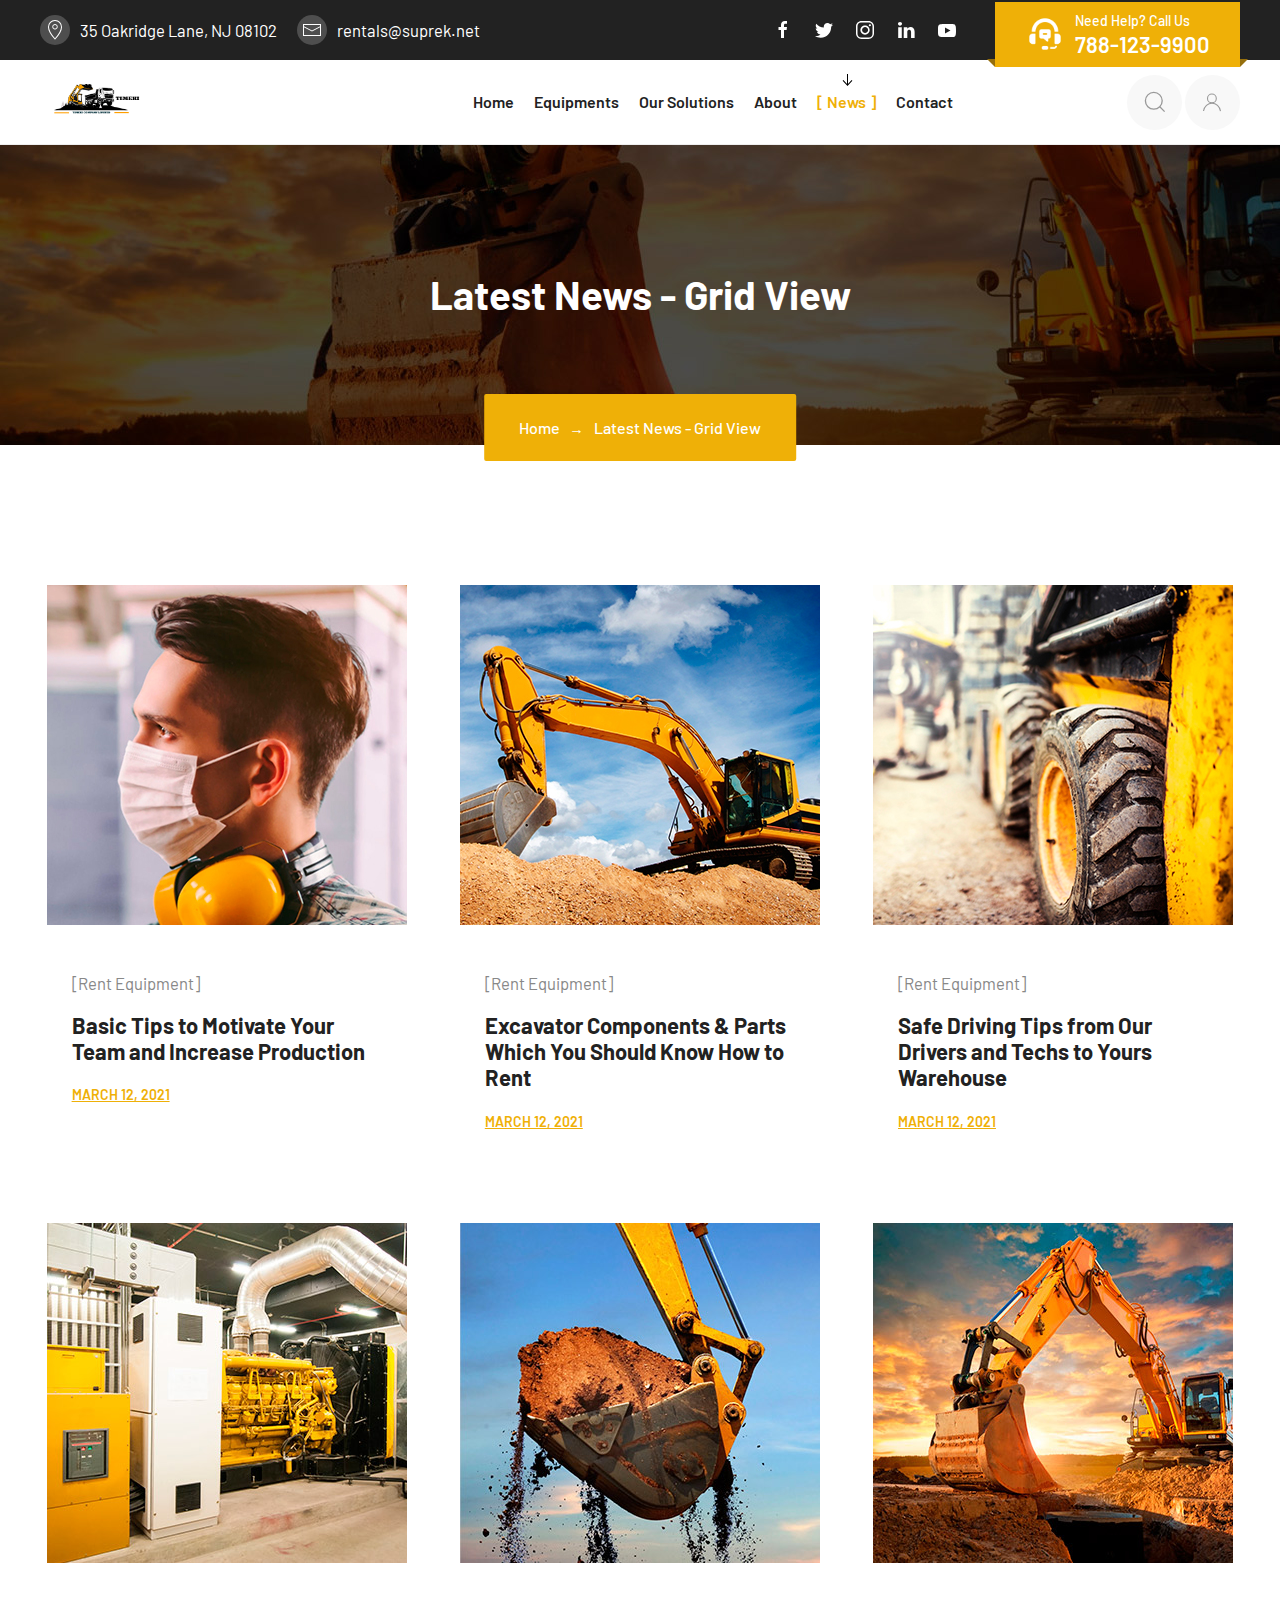
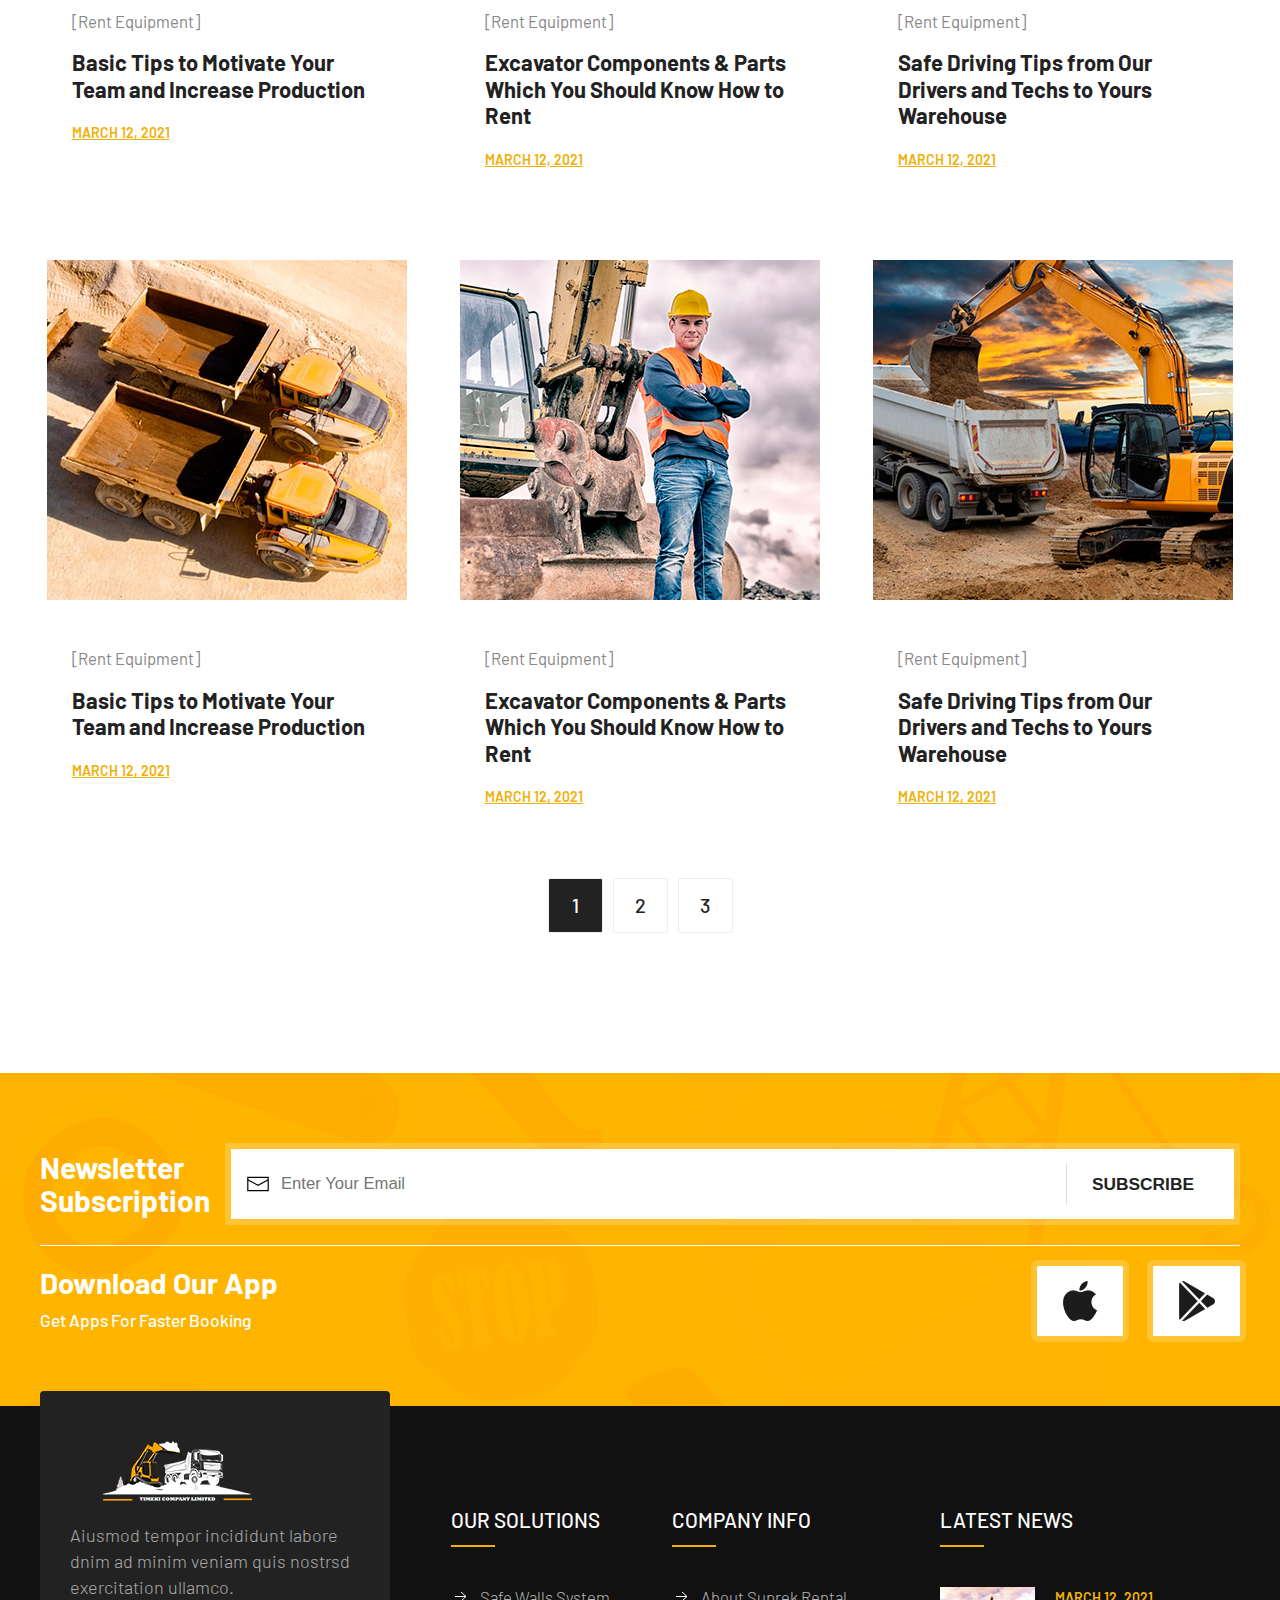
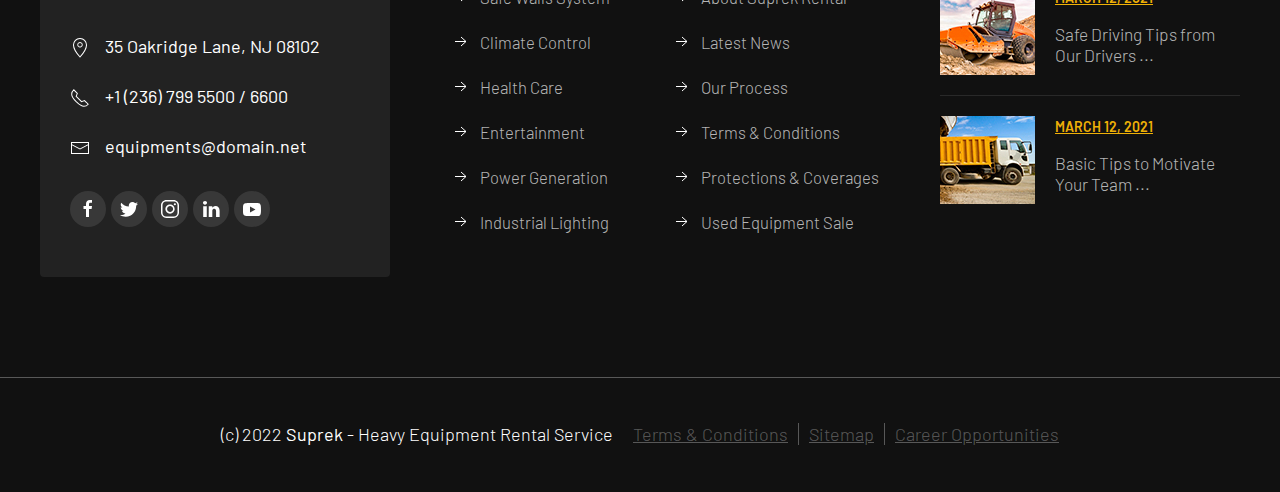
<file: 08_blog-grid.html>
<!DOCTYPE html>
<html lang="ru">


<!-- Mirrored from pro-theme.com/html/suprek/08_blog-grid.html by HTTrack Website Copier/3.x [XR&CO'2014], Wed, 20 Nov 2024 17:34:34 GMT -->
<!-- Added by HTTrack --><meta http-equiv="content-type" content="text/html;charset=UTF-8" /><!-- /Added by HTTrack -->
<head>
    <meta charset="utf-8">
    <title>News</title>
    <meta content="Chernkh Mikhail" name="author">
    <meta content="Suprek - Top-Of-The-Line Equipment Rentals" name="description">
    <meta name="viewport" content="width=device-width, initial-scale=1.0">
    <meta name="HandheldFriendly" content="true">
    <meta name="format-detection" content="telephone=no">
    <meta content="IE=edge" http-equiv="X-UA-Compatible">
    <link rel="shortcut icon" href="assets/img/favicon.png" type="image/x-icon">
    <link rel="stylesheet" href="assets/css/libs.min.css">
    <link rel="stylesheet" href="assets/css/main.css">
</head>

<body class="page-blog-grid">
    <div class="page-wrapper">
        <header class="page-header --two-line">
            <div class="page-header__top-line">
                <div class="uk-container">
                    <div class="page-header__inner">
                        <div class="page-header__contacts-list">
                            <ul>
                                <li><a href="https://goo.gl/maps/RwFh5b8Po1pdxBS19" target="_blank"><span data-uk-icon="location"></span><span>35 Oakridge Lane, NJ 08102</span></a></li>
                                <li><a href="mailto:rentals@suprek.net"><span data-uk-icon="mail"></span><span>rentals@suprek.net</span></a></li>
                            </ul>
                        </div>
                        <div class="page-header__social">
                            <ul class="social">
                                <li class="social__item"><a class="social__link" href="http://www.facebook.com/" target="_blank"><span data-uk-icon="facebook"></span></a></li>
                                <li class="social__item"><a class="social__link" href="http://www.twitter.com/" target="_blank"><span data-uk-icon="twitter"></span></a></li>
                                <li class="social__item"><a class="social__link" href="http://www.instagram.com/" target="_blank"><span data-uk-icon="instagram"></span></a></li>
                                <li class="social__item"><a class="social__link" href="http://www.linkedin.com/" target="_blank"><span data-uk-icon="linkedin"></span></a></li>
                                <li class="social__item"><a class="social__link" href="http://www.youtube.com/" target="_blank"><span data-uk-icon="youtube"></span></a></li>
                            </ul>
                        </div>
                        <div class="page-header__contacts"><a class="contacts-block" href="tel:17881239911"><span>Need Help? Call Us</span><strong>788-123-9900</strong></a></div>
                    </div>
                </div>
            </div>
            <div class="page-header__bottom-line" data-uk-sticky>
                <div class="uk-container">
                    <div class="page-header__inner">
                        <div class="page-header__logo"><a class="logo" href="index.html"><img src="assets/img/logo.png" alt="image"></a></div>
                        <div class="page-header__mainmenu">
                            <ul class="uk-navbar-nav" data-uk-navbar>
                                <li><a href="index.html"><span>Home</span></a>
                                    <div class="uk-navbar-dropdown">
                                        <ul class="uk-nav uk-navbar-dropdown-nav">
                                            <li><a href="index.html">Home 1</a>
                                                <div class="uk-navbar-dropdown">
                                                    <ul class="uk-nav uk-navbar-dropdown-nav">
                                                        <li><a href="index.html">Home 1</a></li>
                                                        <li><a href="02_home.html">Home 2</a></li>
                                                    </ul>
                                                </div>
                                            </li>
                                            <li><a href="02_home.html">Home 2</a></li>
                                        </ul>
                                    </div>
                                </li>
                                <li><a href="03_equipment-categories.html"><span>Equipments</span></a>
                                    <div class="uk-navbar-dropdown">
                                        <ul class="uk-nav uk-navbar-dropdown-nav">
                                            <li><a href="03_equipment-categories.html">Equipment categories 1</a></li>
                                            <li><a href="04_equipment-categories.html">Equipment categories 2</a></li>
                                            <li><a href="05_all-equipments-list.html">All equipments list</a></li>
                                            <li><a href="06_all-equipments-grid.html">All equipments grid</a></li>
                                            <li><a href="07_equipment-detail.html">Equipment detail</a></li>
                                        </ul>
                                    </div>
                                </li>
                                <li><a href="07_equipment-detail.html"><span>Our Solutions</span></a></li>
                                <li><a href="11_about-us.html"><span>About</span></a></li>
                                <li class="uk-active"><a href="08_blog-grid.html"><span>News</span></a>
                                    <div class="uk-navbar-dropdown">
                                        <ul class="uk-nav uk-navbar-dropdown-nav">
                                            <li><a href="08_blog-grid.html">Blog grid</a></li>
                                            <li><a href="09_blog-default.html">Blog default</a></li>
                                            <li><a href="10_blog-post.html">Blog post</a></li>
                                        </ul>
                                    </div>
                                </li>
                                <li><a href="12_contact-us.html"><span>Contact</span></a></li>
                            </ul>
                        </div>
                        <div class="page-header__search">
                            <div class="search-full"><a class="uk-icon-button" href="#modal-search-full" data-uk-search-icon data-uk-toggle></a>
                                <div class="uk-modal-full uk-modal" id="modal-search-full" data-uk-modal>
                                    <div class="uk-modal-dialog uk-flex uk-flex-center uk-flex-middle" data-uk-height-viewport><button class="uk-modal-close-full" type="button" data-uk-close></button>
                                        <form class="uk-search uk-search-large"><input class="uk-search-input uk-text-center" type="search" placeholder="Search" autofocus></form>
                                    </div>
                                </div>
                            </div>
                        </div>
                        <div class="page-header__user"><a class="uk-icon-button" href="#!" data-uk-icon="user"></a></div>
                        <div class="page-header__mobile-menu-btn"><button data-uk-toggle="target: #offcanvas" type="button"><span data-uk-icon="menu"></span></button></div>
                    </div>
                </div>
            </div>
        </header>
        <main class="page-main">
            <div class="page-head">
                <div class="page-head__bg" style="background-image: url(assets/img/bg_page-blog-grid.jpg)">
                    <div class="page-head__title">Latest News - Grid View</div>
                    <div class="page-head__breadcrumb">
                        <ul class="uk-breadcrumb">
                            <li><a href="https://pro-theme.com/">Home</a></li>
                            <li><span>Latest News - Grid View</span></li>
                        </ul>
                    </div>
                </div>
            </div>
            <div class="page-content">
                <div class="uk-section-large uk-container">
                    <div class="uk-grid uk-child-width-1-3@l" data-uk-grid>
                        <div>
                            <div class="new-item"><a class="new-item__box" href="10_blog-post.html">
                                    <div class="new-item__media"><img src="assets/img/new-item-1.jpg" alt="news"></div>
                                    <div class="new-item__body">
                                        <div class="new-item__title"><span>[Rent Equipment]</span>
                                            <h4>Basic Tips to Motivate Your Team and Increase Production</h4>
                                        </div>
                                        <div class="new-item__date">March 12, 2021</div>
                                    </div>
                                </a></div>
                        </div>
                        <div>
                            <div class="new-item"><a class="new-item__box" href="10_blog-post.html">
                                    <div class="new-item__media"><img src="assets/img/new-item-2.jpg" alt="news"></div>
                                    <div class="new-item__body">
                                        <div class="new-item__title"><span>[Rent Equipment]</span>
                                            <h4>Excavator Components & Parts Which You Should Know How to Rent</h4>
                                        </div>
                                        <div class="new-item__date">March 12, 2021</div>
                                    </div>
                                </a></div>
                        </div>
                        <div>
                            <div class="new-item"><a class="new-item__box" href="10_blog-post.html">
                                    <div class="new-item__media"><img src="assets/img/new-item-3.jpg" alt="news"></div>
                                    <div class="new-item__body">
                                        <div class="new-item__title"><span>[Rent Equipment]</span>
                                            <h4>Safe Driving Tips from Our Drivers and Techs to Yours Warehouse</h4>
                                        </div>
                                        <div class="new-item__date">March 12, 2021</div>
                                    </div>
                                </a></div>
                        </div>
                        <div>
                            <div class="new-item"><a class="new-item__box" href="10_blog-post.html">
                                    <div class="new-item__media"><img src="assets/img/new-item-4.jpg" alt="news"></div>
                                    <div class="new-item__body">
                                        <div class="new-item__title"><span>[Rent Equipment]</span>
                                            <h4>Basic Tips to Motivate Your Team and Increase Production</h4>
                                        </div>
                                        <div class="new-item__date">March 12, 2021</div>
                                    </div>
                                </a></div>
                        </div>
                        <div>
                            <div class="new-item"><a class="new-item__box" href="10_blog-post.html">
                                    <div class="new-item__media"><img src="assets/img/new-item-5.jpg" alt="news"></div>
                                    <div class="new-item__body">
                                        <div class="new-item__title"><span>[Rent Equipment]</span>
                                            <h4>Excavator Components & Parts Which You Should Know How to Rent</h4>
                                        </div>
                                        <div class="new-item__date">March 12, 2021</div>
                                    </div>
                                </a></div>
                        </div>
                        <div>
                            <div class="new-item"><a class="new-item__box" href="10_blog-post.html">
                                    <div class="new-item__media"><img src="assets/img/new-item-6.jpg" alt="news"></div>
                                    <div class="new-item__body">
                                        <div class="new-item__title"><span>[Rent Equipment]</span>
                                            <h4>Safe Driving Tips from Our Drivers and Techs to Yours Warehouse</h4>
                                        </div>
                                        <div class="new-item__date">March 12, 2021</div>
                                    </div>
                                </a></div>
                        </div>
                        <div>
                            <div class="new-item"><a class="new-item__box" href="10_blog-post.html">
                                    <div class="new-item__media"><img src="assets/img/new-item-7.jpg" alt="news"></div>
                                    <div class="new-item__body">
                                        <div class="new-item__title"><span>[Rent Equipment]</span>
                                            <h4>Basic Tips to Motivate Your Team and Increase Production</h4>
                                        </div>
                                        <div class="new-item__date">March 12, 2021</div>
                                    </div>
                                </a></div>
                        </div>
                        <div>
                            <div class="new-item"><a class="new-item__box" href="10_blog-post.html">
                                    <div class="new-item__media"><img src="assets/img/new-item-8.jpg" alt="news"></div>
                                    <div class="new-item__body">
                                        <div class="new-item__title"><span>[Rent Equipment]</span>
                                            <h4>Excavator Components & Parts Which You Should Know How to Rent</h4>
                                        </div>
                                        <div class="new-item__date">March 12, 2021</div>
                                    </div>
                                </a></div>
                        </div>
                        <div>
                            <div class="new-item"><a class="new-item__box" href="10_blog-post.html">
                                    <div class="new-item__media"><img src="assets/img/new-item-9.jpg" alt="news"></div>
                                    <div class="new-item__body">
                                        <div class="new-item__title"><span>[Rent Equipment]</span>
                                            <h4>Safe Driving Tips from Our Drivers and Techs to Yours Warehouse</h4>
                                        </div>
                                        <div class="new-item__date">March 12, 2021</div>
                                    </div>
                                </a></div>
                        </div>
                    </div>
                    <ul class="uk-pagination uk-flex-center" data-uk-margin>
                        <li class="uk-active"><a href="#">1</a></li>
                        <li><a href="#">2</a></li>
                        <li><a href="#">3</a></li>
                    </ul>
                </div>
            </div>
        </main>
        <section class="newsletter">
            <div class="uk-section uk-container uk-container-xlarge">
                <div class="newsletter__inner">
                    <div class="newsletter-form">
                        <div class="newsletter-form__title">
                            <h4>Newsletter<br> Subscription</h4>
                        </div>
                        <div class="newsletter-form__form">
                            <form action="#!">
                                <!-- Hidden Required Fields -->
                                <input type="hidden" name="project_name" value="Suprek - Top-Of-The-Line Equipment Rentals">
                                <input type="hidden" name="admin_email" value="test@gmail.com">
                                <input type="hidden" name="form_subject" value="Newsletter Subscription">
                                <!-- END Hidden Required Fields --><input type="email" name="email" placeholder="Enter Your Email"><button type="submit">Subscribe</button>
                            </form>
                        </div>
                    </div>
                    <div class="download-app">
                        <div class="download-app__title">
                            <h4>Download Our App</h4>
                            <p>Get Apps For Faster Booking</p>
                        </div>
                        <div class="download-app__links"><a class="download-link" href="https://www.apple.com/ua/app-store/" target="_blank"><img src="assets/img/appstore.png" alt="appstore"></a><a class="download-link" href="https://play.google.com/" target="_blank"><img src="assets/img/googleplay.png" alt="appstore"></a></div>
                    </div>
                </div>
            </div>
        </section>
        <footer class="page-footer">
            <div class="page-footer__top">
                <div class="uk-container uk-container-large">
                    <div class="page-footer__inner">
                        <div class="page-footer__contacts"><a class="footer-logo" href="https://pro-theme.com/"><img src="assets/img/logo-white.png" alt="image"></a>
                            <p>Aiusmod tempor incididunt labore dnim ad minim veniam quis nostrsd exercitation ullamco.</p>
                            <ul class="contacts-list">
                                <li><a href="https://goo.gl/maps/XdgZbYX9V62UpBwc7" target="_blank"><span data-uk-icon="location"></span><span>35 Oakridge Lane, NJ 08102</span></a></li>
                                <li><a href="tel:12367995500/6600"><span data-uk-icon="receiver"></span><span>+1 (236) 799 5500 / 6600</span></a></li>
                                <li><a href="mailto:equipments@domain.net"><span data-uk-icon="mail"></span><span>equipments@domain.net</span></a></li>
                            </ul>
                            <ul class="social">
                                <li><a href="http://www.facebook.com/" target="_blank"><span data-uk-icon="facebook"></span></a></li>
                                <li><a href="http://www.twitter.com/" target="_blank"><span data-uk-icon="twitter"></span></a></li>
                                <li><a href="http://www.instagram.com/" target="_blank"><span data-uk-icon="instagram"></span></a></li>
                                <li><a href="http://www.linkedin.com/" target="_blank"><span data-uk-icon="linkedin"></span></a></li>
                                <li><a href="http://www.youtube.com/" target="_blank"><span data-uk-icon="youtube"></span></a></li>
                            </ul>
                        </div>
                        <div class="page-footer__menu">
                            <h4>OuR Solutions</h4>
                            <ul class="uk-nav">
                                <li><a href="page-typography.html">Safe Walls System</a></li>
                                <li><a href="page-typography.html">Climate Control</a></li>
                                <li><a href="page-typography.html">Health Care</a></li>
                                <li><a href="page-typography.html">Entertainment</a></li>
                                <li><a href="page-typography.html">Power Generation</a></li>
                                <li><a href="page-typography.html">Industrial Lighting</a></li>
                            </ul>
                        </div>
                        <div class="page-footer__menu">
                            <h4>COMPANY INFO</h4>
                            <ul class="uk-nav">
                                <li><a href="page-typography.html">About Suprek Rental</a></li>
                                <li><a href="page-typography.html">Latest News</a></li>
                                <li><a href="page-typography.html">Our Process</a></li>
                                <li><a href="page-typography.html">Terms & Conditions</a></li>
                                <li><a href="page-typography.html">Protections & Coverages</a></li>
                                <li><a href="page-typography.html">Used Equipment Sale</a></li>
                            </ul>
                        </div>
                        <div class="page-footer__news">
                            <h4>Latest News</h4>
                            <ul class="news-list">
                                <li>
                                    <div class="news-list-item"><img class="news-list-item__img" src="assets/img/news-item-1.jpg" alt="news">
                                        <div class="news-list-item__info"><span class="news-list-item__date">March 12, 2021</span><a class="news-list-item__title" href="10_blog-post.html">Safe Driving Tips from Our Drivers ...</a></div>
                                    </div>
                                </li>
                                <li>
                                    <div class="news-list-item"><img class="news-list-item__img" src="assets/img/news-item-2.jpg" alt="news">
                                        <div class="news-list-item__info"><span class="news-list-item__date">March 12, 2021</span><a class="news-list-item__title" href="10_blog-post.html">Basic Tips to Motivate Your Team ...</a></div>
                                    </div>
                                </li>
                            </ul>
                        </div>
                    </div>
                </div>
            </div>
            <div class="page-footer__bottom">
                <div class="uk-container uk-container-large">
                    <div class="page-footer__copy"><span>(c) 2022 <b>Suprek</b> - Heavy Equipment Rental Service</span><a href="page-typography.html">Terms & Conditions</a><a href="page-typography.html">Sitemap</a><a href="page-typography.html">Career Opportunities</a></div>
                </div>
            </div>
        </footer>
        <div id="offcanvas" data-uk-offcanvas="mode: reveal; overlay: true">
            <div class="uk-offcanvas-bar uk-flex uk-flex-column uk-flex-between"><button class="uk-offcanvas-close" type="button" data-uk-close></button>
                <div class="uk-margin-bottom"><a class="logo uk-margin-bottom" href="https://pro-theme.com/"><img src="assets/img/logo-white.png" alt="image"></a>
                    <ul class="uk-nav uk-nav-default uk-nav-parent-icon" data-uk-nav>
                        <li class="uk-parent"><a href="index.html"><span>Home</span></a>
                            <ul class="uk-nav-sub">
                                <li><a href="index.html">Home 1</a></li>
                                <li><a href="02_home.html">Home 2</a></li>
                            </ul>
                        </li>
                        <li class="uk-parent"><a href="03_equipment-categories.html"><span>Equipments</span></a>
                            <ul class="uk-nav-sub">
                                <li><a href="03_equipment-categories.html">Equipment categories 1</a></li>
                                <li><a href="04_equipment-categories.html">Equipment categories 2</a></li>
                                <li><a href="05_all-equipments-list.html">All equipments list</a></li>
                                <li><a href="06_all-equipments-grid.html">All equipments grid</a></li>
                                <li><a href="07_equipment-detail.html">Equipment detail</a></li>
                            </ul>
                        </li>
                        <li><a href="07_equipment-detail.html"><span>Our Solutions</span></a></li>
                        <li><a href="11_about-us.html"><span>About</span></a></li>
                        <li class="uk-parent uk-active"><a href="08_blog-grid.html"><span>News</span></a>
                            <ul class="uk-nav-sub">
                                <li><a href="08_blog-grid.html">Blog grid</a></li>
                                <li><a href="09_blog-default.html">Blog default</a></li>
                                <li><a href="10_blog-post.html">Blog post</a></li>
                            </ul>
                        </li>
                        <li><a href="12_contact-us.html"><span>Contact</span></a></li>
                    </ul>
                </div>
                <div class="uk-margin"><a class="contacts-block" href="tel:17881239911"><span>Need Help? Call Us</span><strong>(+1) 788-123-9911</strong></a></div>
            </div>
        </div>
    </div>
    <script src="assets/js/libs.js"></script>
    <script src="assets/js/main.js"></script>
</body>


<!-- Mirrored from pro-theme.com/html/suprek/08_blog-grid.html by HTTrack Website Copier/3.x [XR&CO'2014], Wed, 20 Nov 2024 17:34:45 GMT -->
</html>
</file>
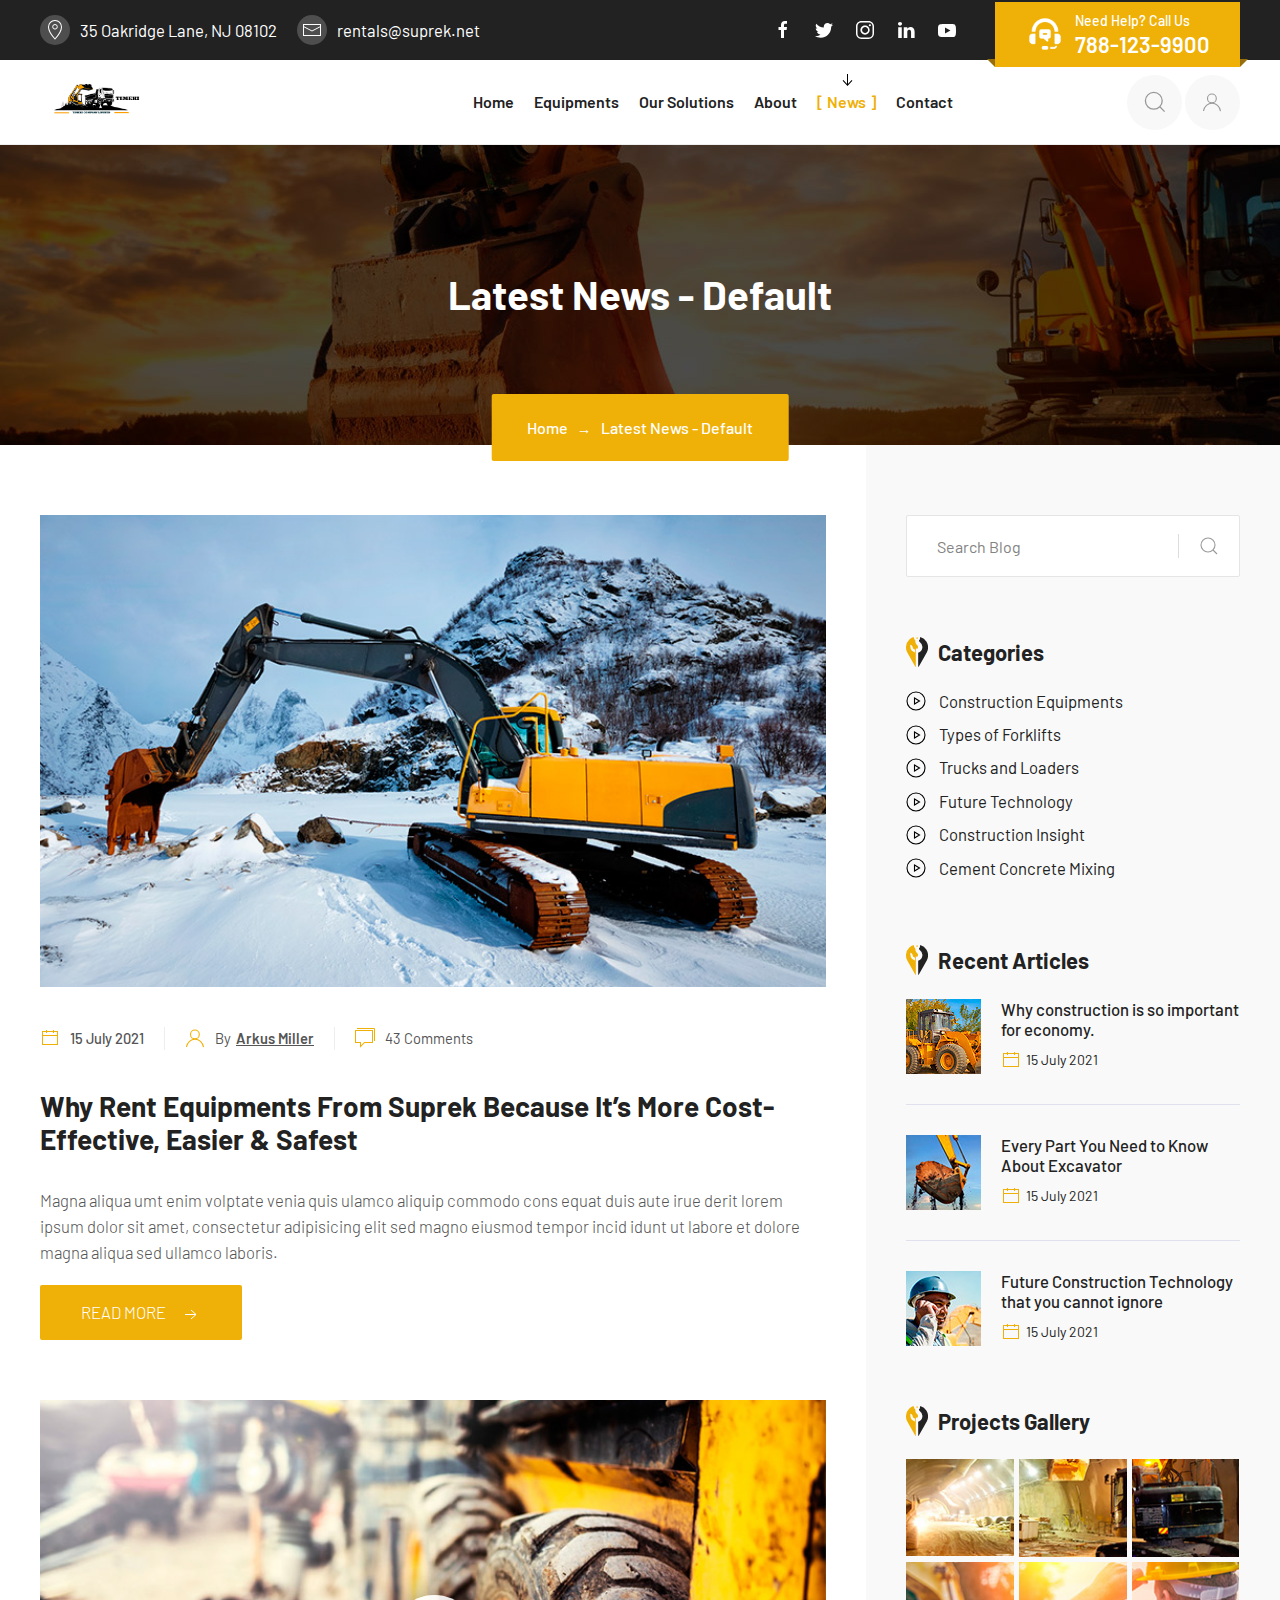
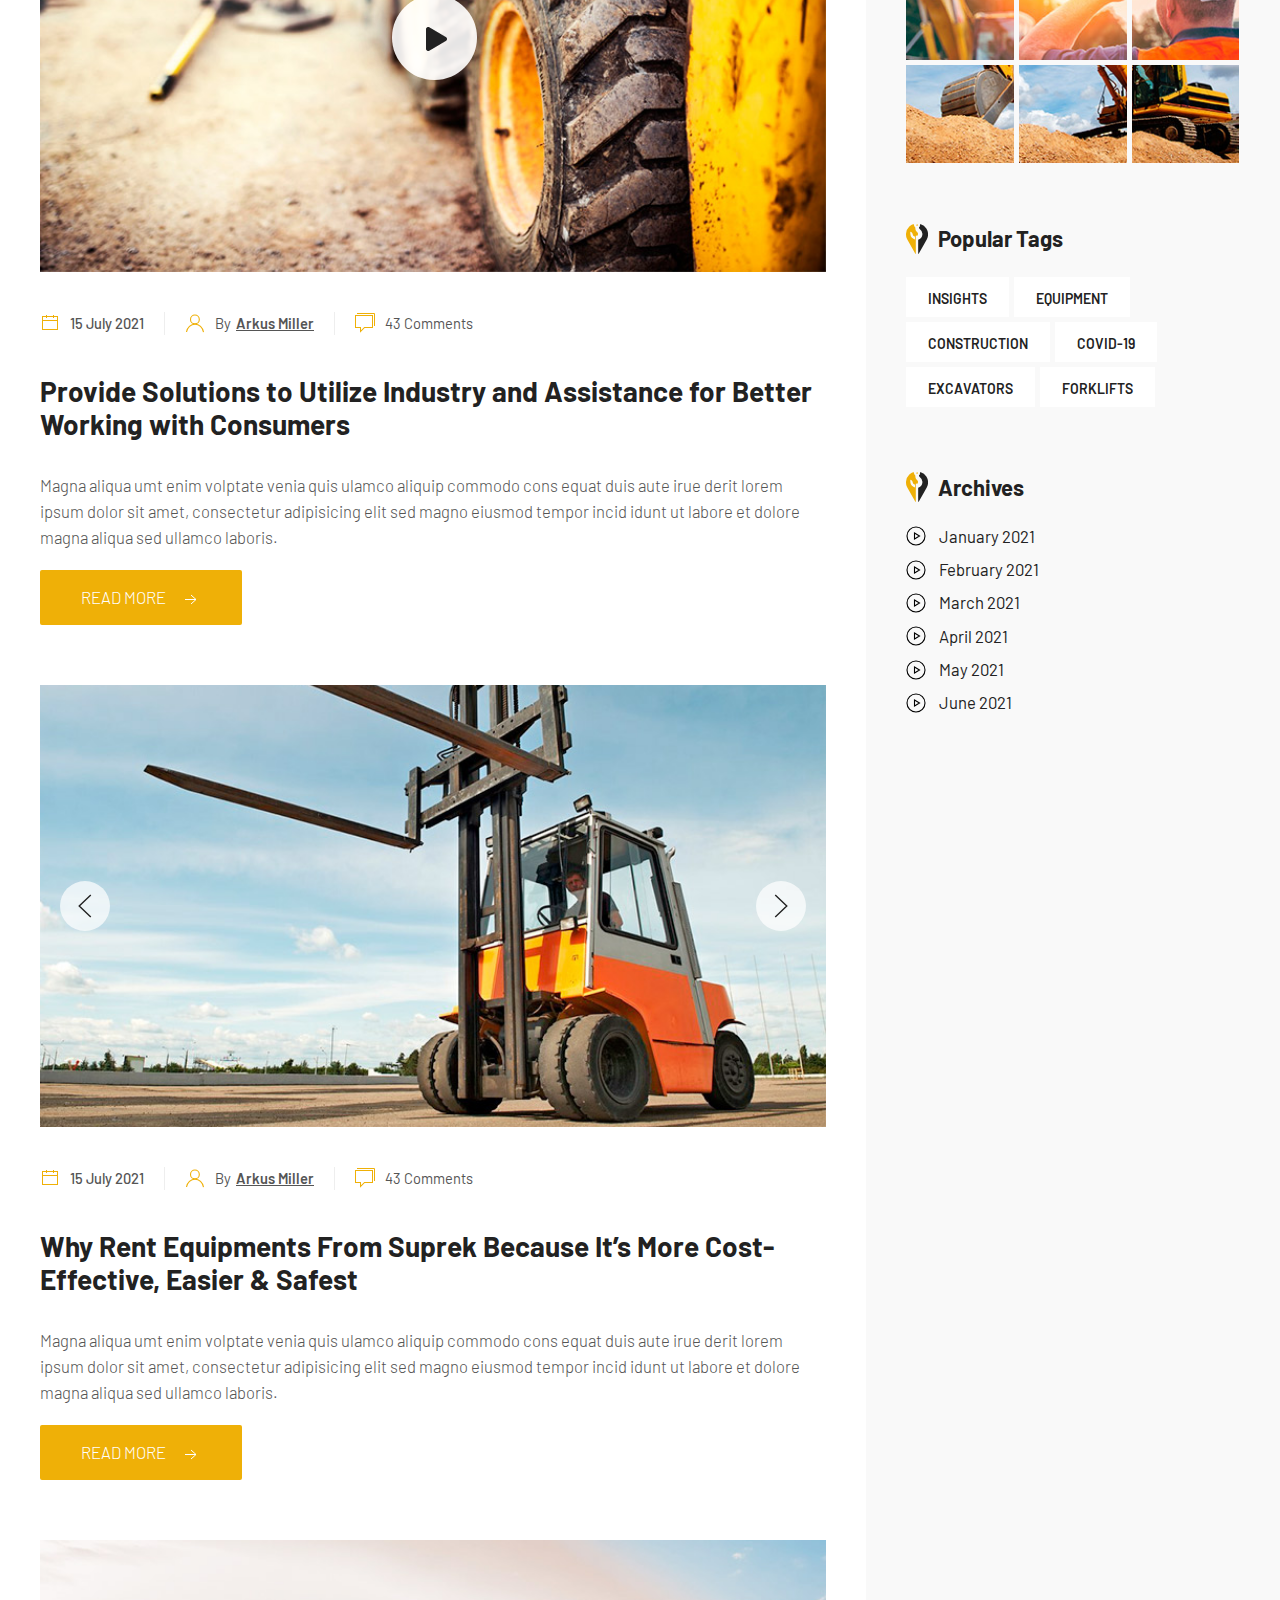
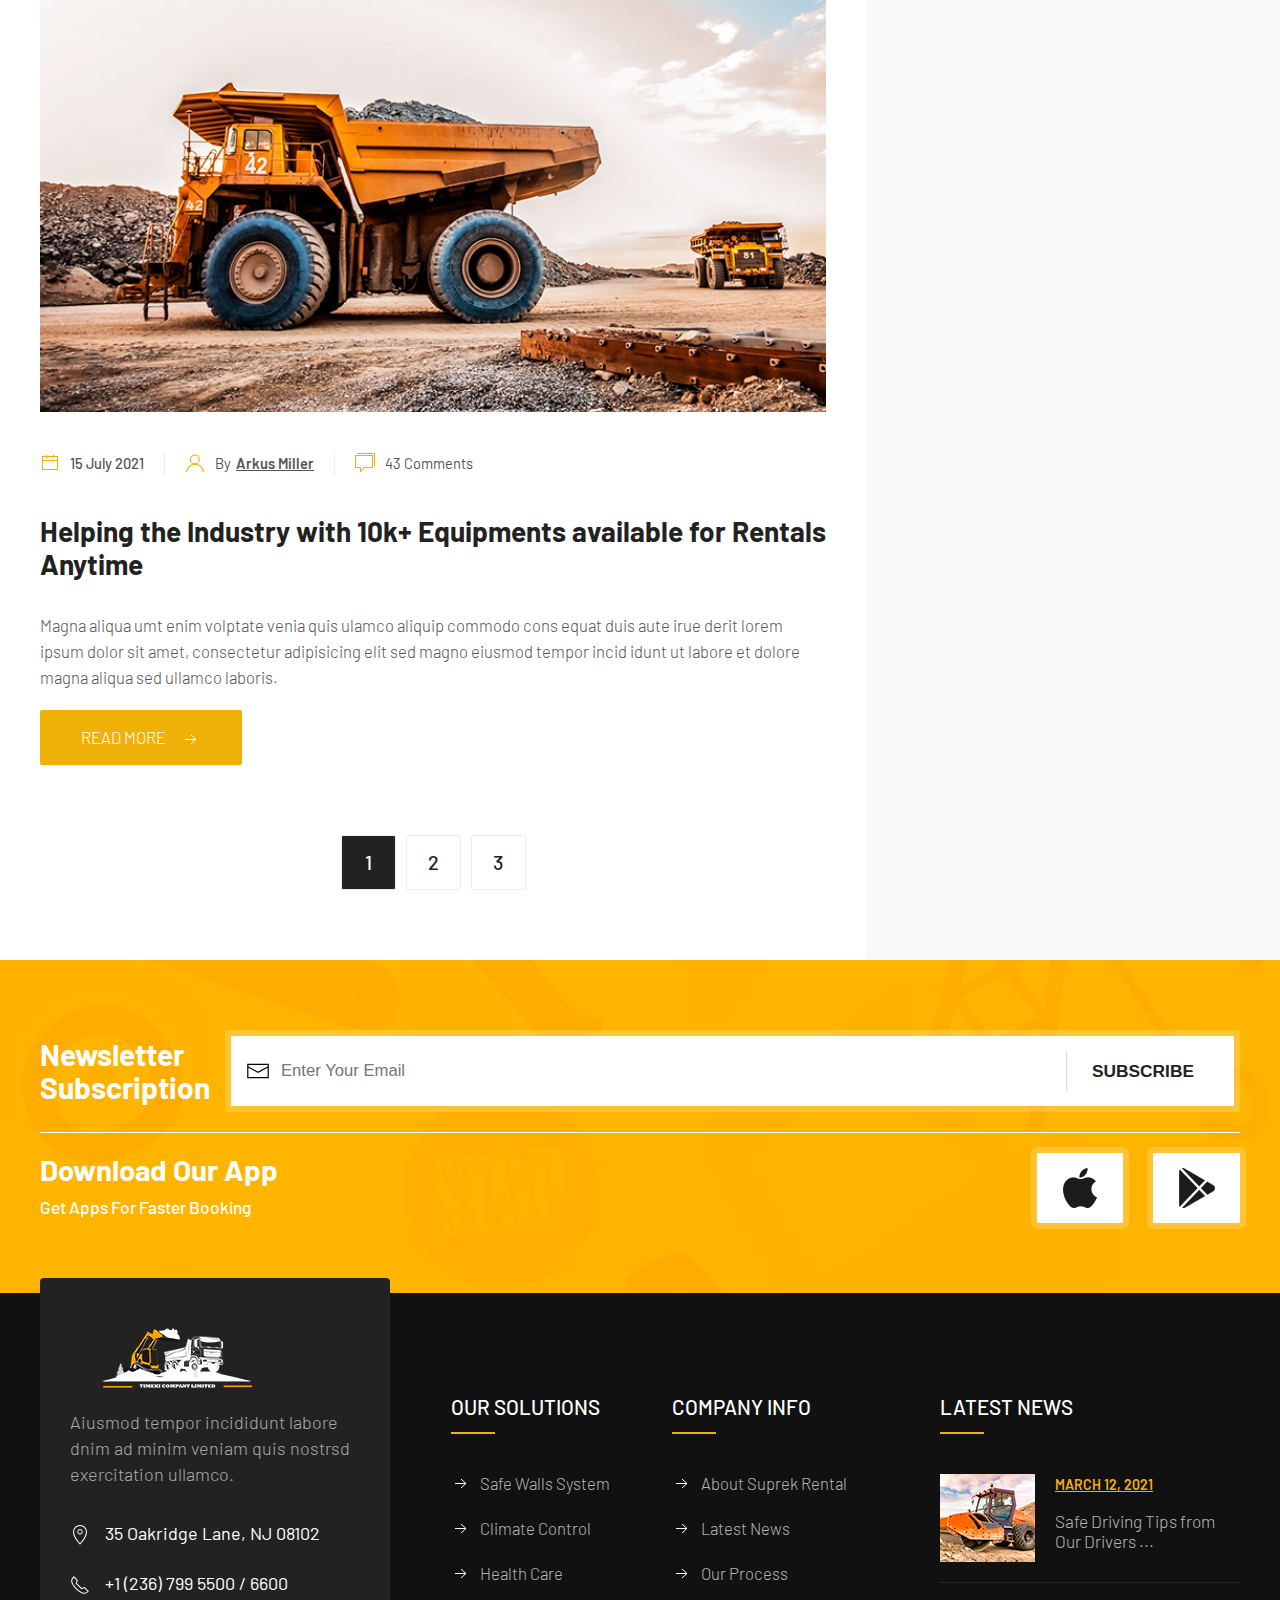
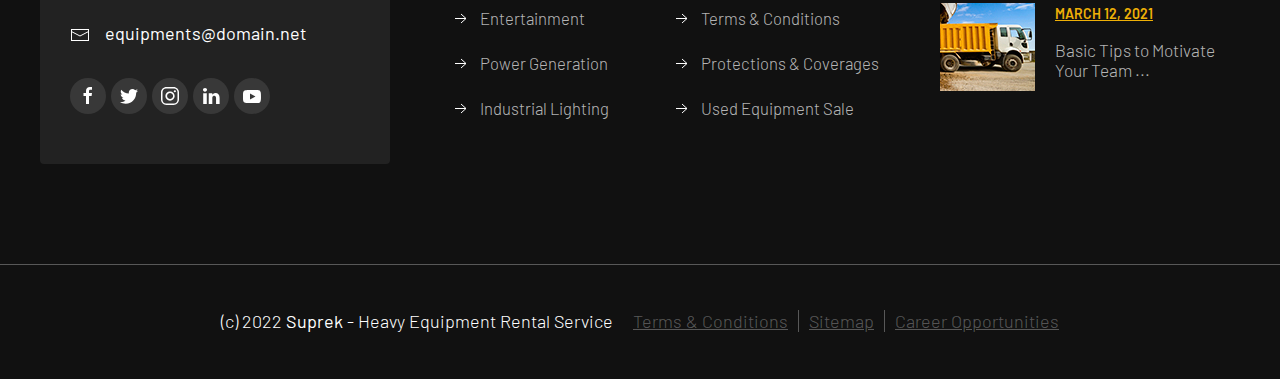
<file: 09_blog-default.html>
<!DOCTYPE html>
<html lang="ru">


<!-- Mirrored from pro-theme.com/html/suprek/09_blog-default.html by HTTrack Website Copier/3.x [XR&CO'2014], Wed, 20 Nov 2024 17:34:45 GMT -->
<!-- Added by HTTrack --><meta http-equiv="content-type" content="text/html;charset=UTF-8" /><!-- /Added by HTTrack -->
<head>
    <meta charset="utf-8">
    <title>News</title>
    <meta content="Chernkh Mikhail" name="author">
    <meta content="Suprek - Top-Of-The-Line Equipment Rentals" name="description">
    <meta name="viewport" content="width=device-width, initial-scale=1.0">
    <meta name="HandheldFriendly" content="true">
    <meta name="format-detection" content="telephone=no">
    <meta content="IE=edge" http-equiv="X-UA-Compatible">
    <link rel="shortcut icon" href="assets/img/favicon.png" type="image/x-icon">
    <link rel="stylesheet" href="assets/css/libs.min.css">
    <link rel="stylesheet" href="assets/css/main.css">
</head>

<body class="page-blog-default">
    <div class="page-wrapper">
        <header class="page-header --two-line">
            <div class="page-header__top-line">
                <div class="uk-container">
                    <div class="page-header__inner">
                        <div class="page-header__contacts-list">
                            <ul>
                                <li><a href="https://goo.gl/maps/RwFh5b8Po1pdxBS19" target="_blank"><span data-uk-icon="location"></span><span>35 Oakridge Lane, NJ 08102</span></a></li>
                                <li><a href="mailto:rentals@suprek.net"><span data-uk-icon="mail"></span><span>rentals@suprek.net</span></a></li>
                            </ul>
                        </div>
                        <div class="page-header__social">
                            <ul class="social">
                                <li class="social__item"><a class="social__link" href="http://www.facebook.com/" target="_blank"><span data-uk-icon="facebook"></span></a></li>
                                <li class="social__item"><a class="social__link" href="http://www.twitter.com/" target="_blank"><span data-uk-icon="twitter"></span></a></li>
                                <li class="social__item"><a class="social__link" href="http://www.instagram.com/" target="_blank"><span data-uk-icon="instagram"></span></a></li>
                                <li class="social__item"><a class="social__link" href="http://www.linkedin.com/" target="_blank"><span data-uk-icon="linkedin"></span></a></li>
                                <li class="social__item"><a class="social__link" href="http://www.youtube.com/" target="_blank"><span data-uk-icon="youtube"></span></a></li>
                            </ul>
                        </div>
                        <div class="page-header__contacts"><a class="contacts-block" href="tel:17881239911"><span>Need Help? Call Us</span><strong>788-123-9900</strong></a></div>
                    </div>
                </div>
            </div>
            <div class="page-header__bottom-line" data-uk-sticky>
                <div class="uk-container">
                    <div class="page-header__inner">
                        <div class="page-header__logo"><a class="logo" href="index.html"><img src="assets/img/logo.png" alt="image"></a></div>
                        <div class="page-header__mainmenu">
                            <ul class="uk-navbar-nav" data-uk-navbar>
                                <li><a href="index.html"><span>Home</span></a>
                                    <div class="uk-navbar-dropdown">
                                        <ul class="uk-nav uk-navbar-dropdown-nav">
                                            <li><a href="index.html">Home 1</a>
                                                <div class="uk-navbar-dropdown">
                                                    <ul class="uk-nav uk-navbar-dropdown-nav">
                                                        <li><a href="index.html">Home 1</a></li>
                                                        <li><a href="02_home.html">Home 2</a></li>
                                                    </ul>
                                                </div>
                                            </li>
                                            <li><a href="02_home.html">Home 2</a></li>
                                        </ul>
                                    </div>
                                </li>
                                <li><a href="03_equipment-categories.html"><span>Equipments</span></a>
                                    <div class="uk-navbar-dropdown">
                                        <ul class="uk-nav uk-navbar-dropdown-nav">
                                            <li><a href="03_equipment-categories.html">Equipment categories 1</a></li>
                                            <li><a href="04_equipment-categories.html">Equipment categories 2</a></li>
                                            <li><a href="05_all-equipments-list.html">All equipments list</a></li>
                                            <li><a href="06_all-equipments-grid.html">All equipments grid</a></li>
                                            <li><a href="07_equipment-detail.html">Equipment detail</a></li>
                                        </ul>
                                    </div>
                                </li>
                                <li><a href="07_equipment-detail.html"><span>Our Solutions</span></a></li>
                                <li><a href="11_about-us.html"><span>About</span></a></li>
                                <li class="uk-active"><a href="08_blog-grid.html"><span>News</span></a>
                                    <div class="uk-navbar-dropdown">
                                        <ul class="uk-nav uk-navbar-dropdown-nav">
                                            <li><a href="08_blog-grid.html">Blog grid</a></li>
                                            <li><a href="09_blog-default.html">Blog default</a></li>
                                            <li><a href="10_blog-post.html">Blog post</a></li>
                                        </ul>
                                    </div>
                                </li>
                                <li><a href="12_contact-us.html"><span>Contact</span></a></li>
                            </ul>
                        </div>
                        <div class="page-header__search">
                            <div class="search-full"><a class="uk-icon-button" href="#modal-search-full" data-uk-search-icon data-uk-toggle></a>
                                <div class="uk-modal-full uk-modal" id="modal-search-full" data-uk-modal>
                                    <div class="uk-modal-dialog uk-flex uk-flex-center uk-flex-middle" data-uk-height-viewport><button class="uk-modal-close-full" type="button" data-uk-close></button>
                                        <form class="uk-search uk-search-large"><input class="uk-search-input uk-text-center" type="search" placeholder="Search" autofocus></form>
                                    </div>
                                </div>
                            </div>
                        </div>
                        <div class="page-header__user"><a class="uk-icon-button" href="#!" data-uk-icon="user"></a></div>
                        <div class="page-header__mobile-menu-btn"><button data-uk-toggle="target: #offcanvas" type="button"><span data-uk-icon="menu"></span></button></div>
                    </div>
                </div>
            </div>
        </header>
        <main class="page-main">
            <div class="page-head">
                <div class="page-head__bg" style="background-image: url(assets/img/bg_page-blog-grid.jpg)">
                    <div class="page-head__title">Latest News - Default</div>
                    <div class="page-head__breadcrumb">
                        <ul class="uk-breadcrumb">
                            <li><a href="https://pro-theme.com/">Home</a></li>
                            <li><span>Latest News - Default</span></li>
                        </ul>
                    </div>
                </div>
            </div>
            <div class="page-content">
                <div class="uk-section uk-container">
                    <div class="uk-grid" data-uk-grid>
                        <div class="uk-width-2-3@m">
                            <article class="article-intro">
                                <div class="article-intro__image"><a href="https://pro-theme.com/10_blog-post.html"><img src="assets/img/img-article-intro-1.jpg" alt="img-article"></a></div>
                                <div class="article-intro__info">
                                    <div class="article-intro__date"><span data-uk-icon="calendar"></span><span>15 July 2021</span></div>
                                    <div class="article-intro__author"><span data-uk-icon="user"></span><span>By</span><a href="#!">Arkus Miller</a></div>
                                    <div class="article-intro__comments"><span data-uk-icon="comments"></span><a href="https://pro-theme.com/10_blog-post.html#article-reviews" data-uk-scroll="offset: 120">43 Comments</a></div>
                                </div>
                                <h3 class="article-intro__title">Why Rent Equipments From Suprek Because It’s More Cost-Effective, Easier & Safest</h3>
                                <div class="article-intro__content">
                                    <p>Magna aliqua umt enim volptate venia quis ulamco aliquip commodo cons equat duis aute irue derit lorem ipsum dolor sit amet, consectetur adipisicing elit sed magno eiusmod tempor incid idunt ut labore et dolore magna aliqua sed ullamco laboris.</p>
                                </div>
                                <div class="article-intro__more"><a class="uk-button uk-button-danger uk-button-large" href="https://pro-theme.com/10_blog-post.html"><span>Read More</span><span data-uk-icon="arrow-right"></span></a></div>
                            </article>
                            <article class="article-intro">
                                <div class="article-intro__image">
                                    <div class="video" data-uk-lightbox="video-autoplay:true; index: 1"><a href="https://www.youtube.com/watch?v=c2pz2mlSfXA" data-attrs="width: 1280; height: 720;"><img src="assets/img/img-article-intro-2.jpg" alt="img-article"></a></div>
                                </div>
                                <div class="article-intro__info">
                                    <div class="article-intro__date"><span data-uk-icon="calendar"></span><span>15 July 2021</span></div>
                                    <div class="article-intro__author"><span data-uk-icon="user"></span><span>By</span><a href="#!">Arkus Miller</a></div>
                                    <div class="article-intro__comments"><span data-uk-icon="comments"></span><a href="https://pro-theme.com/10_blog-post.html#article-reviews" data-uk-scroll="offset: 120">43 Comments</a></div>
                                </div>
                                <h3 class="article-intro__title">Provide Solutions to Utilize Industry and Assistance for Better Working with Consumers</h3>
                                <div class="article-intro__content">
                                    <p>Magna aliqua umt enim volptate venia quis ulamco aliquip commodo cons equat duis aute irue derit lorem ipsum dolor sit amet, consectetur adipisicing elit sed magno eiusmod tempor incid idunt ut labore et dolore magna aliqua sed ullamco laboris.</p>
                                </div>
                                <div class="article-intro__more"><a class="uk-button uk-button-danger uk-button-large" href="https://pro-theme.com/10_blog-post.html"><span>Read More</span><span data-uk-icon="arrow-right"></span></a></div>
                            </article>
                            <article class="article-intro">
                                <div class="article-intro__image">
                                    <div class="uk-position-relative uk-visible-toggle uk-light" tabindex="-1" data-uk-slideshow>
                                        <ul class="uk-slideshow-items">
                                            <li><img src="assets/img/img-article-intro-3.jpg" alt data-uk-cover></li>
                                            <li><img src="assets/img/img-article-intro-2.jpg" alt data-uk-cover></li>
                                            <li><img src="assets/img/img-article-intro-1.jpg" alt data-uk-cover></li>
                                        </ul><a class="uk-position-center-left" href="#" data-uk-slidenav-previous data-uk-slideshow-item="previous"></a><a class="uk-position-center-right" href="#" data-uk-slidenav-next data-uk-slideshow-item="next"></a>
                                    </div>
                                </div>
                                <div class="article-intro__info">
                                    <div class="article-intro__date"><span data-uk-icon="calendar"></span><span>15 July 2021</span></div>
                                    <div class="article-intro__author"><span data-uk-icon="user"></span><span>By</span><a href="#!">Arkus Miller</a></div>
                                    <div class="article-intro__comments"><span data-uk-icon="comments"></span><a href="https://pro-theme.com/10_blog-post.html#article-reviews" data-uk-scroll="offset: 120">43 Comments</a></div>
                                </div>
                                <h3 class="article-intro__title">Why Rent Equipments From Suprek Because It’s More Cost-Effective, Easier & Safest</h3>
                                <div class="article-intro__content">
                                    <p>Magna aliqua umt enim volptate venia quis ulamco aliquip commodo cons equat duis aute irue derit lorem ipsum dolor sit amet, consectetur adipisicing elit sed magno eiusmod tempor incid idunt ut labore et dolore magna aliqua sed ullamco laboris.</p>
                                </div>
                                <div class="article-intro__more"><a class="uk-button uk-button-danger uk-button-large" href="https://pro-theme.com/10_blog-post.html"><span>Read More</span><span data-uk-icon="arrow-right"></span></a></div>
                            </article>
                            <article class="article-intro">
                                <div class="article-intro__image"><a href="https://pro-theme.com/10_blog-post.html"><img src="assets/img/img-article-intro-4.jpg" alt="img-article"></a></div>
                                <div class="article-intro__info">
                                    <div class="article-intro__date"><span data-uk-icon="calendar"></span><span>15 July 2021</span></div>
                                    <div class="article-intro__author"><span data-uk-icon="user"></span><span>By</span><a href="#!">Arkus Miller</a></div>
                                    <div class="article-intro__comments"><span data-uk-icon="comments"></span><a href="https://pro-theme.com/10_blog-post.html#article-reviews" data-uk-scroll="offset: 120">43 Comments</a></div>
                                </div>
                                <h3 class="article-intro__title">Helping the Industry with 10k+ Equipments available for Rentals Anytime</h3>
                                <div class="article-intro__content">
                                    <p>Magna aliqua umt enim volptate venia quis ulamco aliquip commodo cons equat duis aute irue derit lorem ipsum dolor sit amet, consectetur adipisicing elit sed magno eiusmod tempor incid idunt ut labore et dolore magna aliqua sed ullamco laboris.</p>
                                </div>
                                <div class="article-intro__more"><a class="uk-button uk-button-danger uk-button-large" href="https://pro-theme.com/10_blog-post.html"><span>Read More</span><span data-uk-icon="arrow-right"></span></a></div>
                            </article>
                            <ul class="uk-pagination uk-flex-center uk-margin-large-top">
                                <li class="uk-active"><span>1</span></li>
                                <li><a href="#">2</a></li>
                                <li><a href="#">3</a></li>
                            </ul>
                        </div>
                        <div class="uk-width-1-3@m">
                            <aside class="sidebar">
                                <div class="widjet widjet-search">
                                    <form class="uk-search uk-search-default" action="#!"><button class="uk-search-icon-flip" data-uk-search-icon type="submit"></button><input class="uk-input uk-search-input uk-form-large" type="search" placeholder="Search Blog"></form>
                                </div>
                                <div class="widjet widjet-category">
                                    <h4 class="widjet__title">Categories</h4>
                                    <ul class="list-category">
                                        <li><a href="10_blog-post.html">Construction Equipments</a></li>
                                        <li><a href="10_blog-post.html">Types of Forklifts</a></li>
                                        <li><a href="10_blog-post.html">Trucks and Loaders</a></li>
                                        <li><a href="10_blog-post.html">Future Technology</a></li>
                                        <li><a href="10_blog-post.html">Construction Insight</a></li>
                                        <li><a href="10_blog-post.html">Cement Concrete Mixing</a></li>
                                    </ul>
                                </div>
                                <div class="widjet widjet-list-articles">
                                    <h4 class="widjet__title">Recent Articles</h4>
                                    <ul class="list-articles">
                                        <li class="list-articles-item"><a class="list-articles-item__link" href="10_blog-post.html">
                                                <div class="list-articles-item__img"><img src="assets/img/img-article-thumb-1.jpg" alt="article-thumb"></div>
                                                <div class="list-articles-item__info">
                                                    <div class="list-articles-item__title">Why construction is so important for economy.</div>
                                                    <div class="list-articles-item__date"><span data-uk-icon="calendar"></span><span>15 July 2021</span></div>
                                                </div>
                                            </a></li>
                                        <li class="list-articles-item"><a class="list-articles-item__link" href="10_blog-post.html">
                                                <div class="list-articles-item__img"><img src="assets/img/img-article-thumb-2.jpg" alt="article-thumb"></div>
                                                <div class="list-articles-item__info">
                                                    <div class="list-articles-item__title">Every Part You Need to Know About Excavator</div>
                                                    <div class="list-articles-item__date"><span data-uk-icon="calendar"></span><span>15 July 2021</span></div>
                                                </div>
                                            </a></li>
                                        <li class="list-articles-item"><a class="list-articles-item__link" href="10_blog-post.html">
                                                <div class="list-articles-item__img"><img src="assets/img/img-article-thumb-3.jpg" alt="article-thumb"></div>
                                                <div class="list-articles-item__info">
                                                    <div class="list-articles-item__title">Future Construction Technology that you cannot ignore</div>
                                                    <div class="list-articles-item__date"><span data-uk-icon="calendar"></span><span>15 July 2021</span></div>
                                                </div>
                                            </a></li>
                                    </ul>
                                </div>
                                <div class="widjet widjet-gallery">
                                    <h4 class="widjet__title">Projects Gallery</h4>
                                    <div class="uk-grid uk-grid-collapse uk-child-width-1-3" data-uk-grid data-uk-lightbox>
                                        <div><a href="assets/img/category-1.jpg"><img src="assets/img/category-1.jpg" alt="gallery"></a></div>
                                        <div><a href="assets/img/category-2.jpg"><img src="assets/img/category-2.jpg" alt="gallery"></a></div>
                                        <div><a href="assets/img/category-3.jpg"><img src="assets/img/category-3.jpg" alt="gallery"></a></div>
                                        <div><a href="assets/img/category-4.jpg"><img src="assets/img/category-4.jpg" alt="gallery"></a></div>
                                        <div><a href="assets/img/category-5.jpg"><img src="assets/img/category-5.jpg" alt="gallery"></a></div>
                                        <div><a href="assets/img/category-6.jpg"><img src="assets/img/category-6.jpg" alt="gallery"></a></div>
                                        <div><a href="assets/img/category-7.jpg"><img src="assets/img/category-7.jpg" alt="gallery"></a></div>
                                        <div><a href="assets/img/category-8.jpg"><img src="assets/img/category-8.jpg" alt="gallery"></a></div>
                                        <div><a href="assets/img/category-9.jpg"><img src="assets/img/category-9.jpg" alt="gallery"></a></div>
                                    </div>
                                </div>
                                <div class="widjet widjet-tags-cloud">
                                    <h4 class="widjet__title">Popular Tags</h4>
                                    <ul class="tags-list">
                                        <li><a href="10_blog-post.html">insights</a></li>
                                        <li><a href="10_blog-post.html">equipment</a></li>
                                        <li><a href="10_blog-post.html">construction</a></li>
                                        <li><a href="10_blog-post.html">covid-19</a></li>
                                        <li><a href="10_blog-post.html">excavators</a></li>
                                        <li><a href="10_blog-post.html">forklifts</a></li>
                                    </ul>
                                </div>
                                <div class="widjet widjet-category">
                                    <h4 class="widjet__title">Archives</h4>
                                    <ul class="list-category">
                                        <li><a href="10_blog-post.html">January 2021</a></li>
                                        <li><a href="10_blog-post.html">February 2021</a></li>
                                        <li><a href="10_blog-post.html">March 2021</a></li>
                                        <li><a href="10_blog-post.html">April 2021</a></li>
                                        <li><a href="10_blog-post.html">May 2021</a></li>
                                        <li><a href="10_blog-post.html">June 2021</a></li>
                                    </ul>
                                </div>
                            </aside>
                        </div>
                    </div>
                </div>
            </div>
        </main>
        <section class="newsletter">
            <div class="uk-section uk-container uk-container-xlarge">
                <div class="newsletter__inner">
                    <div class="newsletter-form">
                        <div class="newsletter-form__title">
                            <h4>Newsletter<br> Subscription</h4>
                        </div>
                        <div class="newsletter-form__form">
                            <form action="#!">
                                <!-- Hidden Required Fields -->
                                <input type="hidden" name="project_name" value="Suprek - Top-Of-The-Line Equipment Rentals">
                                <input type="hidden" name="admin_email" value="test@gmail.com">
                                <input type="hidden" name="form_subject" value="Newsletter Subscription">
                                <!-- END Hidden Required Fields --><input type="email" name="email" placeholder="Enter Your Email"><button type="submit">Subscribe</button>
                            </form>
                        </div>
                    </div>
                    <div class="download-app">
                        <div class="download-app__title">
                            <h4>Download Our App</h4>
                            <p>Get Apps For Faster Booking</p>
                        </div>
                        <div class="download-app__links"><a class="download-link" href="https://www.apple.com/ua/app-store/" target="_blank"><img src="assets/img/appstore.png" alt="appstore"></a><a class="download-link" href="https://play.google.com/" target="_blank"><img src="assets/img/googleplay.png" alt="appstore"></a></div>
                    </div>
                </div>
            </div>
        </section>
        <footer class="page-footer">
            <div class="page-footer__top">
                <div class="uk-container uk-container-large">
                    <div class="page-footer__inner">
                        <div class="page-footer__contacts"><a class="footer-logo" href="https://pro-theme.com/"><img src="assets/img/logo-white.png" alt="image"></a>
                            <p>Aiusmod tempor incididunt labore dnim ad minim veniam quis nostrsd exercitation ullamco.</p>
                            <ul class="contacts-list">
                                <li><a href="https://goo.gl/maps/XdgZbYX9V62UpBwc7" target="_blank"><span data-uk-icon="location"></span><span>35 Oakridge Lane, NJ 08102</span></a></li>
                                <li><a href="tel:12367995500/6600"><span data-uk-icon="receiver"></span><span>+1 (236) 799 5500 / 6600</span></a></li>
                                <li><a href="mailto:equipments@domain.net"><span data-uk-icon="mail"></span><span>equipments@domain.net</span></a></li>
                            </ul>
                            <ul class="social">
                                <li><a href="http://www.facebook.com/" target="_blank"><span data-uk-icon="facebook"></span></a></li>
                                <li><a href="http://www.twitter.com/" target="_blank"><span data-uk-icon="twitter"></span></a></li>
                                <li><a href="http://www.instagram.com/" target="_blank"><span data-uk-icon="instagram"></span></a></li>
                                <li><a href="http://www.linkedin.com/" target="_blank"><span data-uk-icon="linkedin"></span></a></li>
                                <li><a href="http://www.youtube.com/" target="_blank"><span data-uk-icon="youtube"></span></a></li>
                            </ul>
                        </div>
                        <div class="page-footer__menu">
                            <h4>OuR Solutions</h4>
                            <ul class="uk-nav">
                                <li><a href="page-typography.html">Safe Walls System</a></li>
                                <li><a href="page-typography.html">Climate Control</a></li>
                                <li><a href="page-typography.html">Health Care</a></li>
                                <li><a href="page-typography.html">Entertainment</a></li>
                                <li><a href="page-typography.html">Power Generation</a></li>
                                <li><a href="page-typography.html">Industrial Lighting</a></li>
                            </ul>
                        </div>
                        <div class="page-footer__menu">
                            <h4>COMPANY INFO</h4>
                            <ul class="uk-nav">
                                <li><a href="page-typography.html">About Suprek Rental</a></li>
                                <li><a href="page-typography.html">Latest News</a></li>
                                <li><a href="page-typography.html">Our Process</a></li>
                                <li><a href="page-typography.html">Terms & Conditions</a></li>
                                <li><a href="page-typography.html">Protections & Coverages</a></li>
                                <li><a href="page-typography.html">Used Equipment Sale</a></li>
                            </ul>
                        </div>
                        <div class="page-footer__news">
                            <h4>Latest News</h4>
                            <ul class="news-list">
                                <li>
                                    <div class="news-list-item"><img class="news-list-item__img" src="assets/img/news-item-1.jpg" alt="news">
                                        <div class="news-list-item__info"><span class="news-list-item__date">March 12, 2021</span><a class="news-list-item__title" href="10_blog-post.html">Safe Driving Tips from Our Drivers ...</a></div>
                                    </div>
                                </li>
                                <li>
                                    <div class="news-list-item"><img class="news-list-item__img" src="assets/img/news-item-2.jpg" alt="news">
                                        <div class="news-list-item__info"><span class="news-list-item__date">March 12, 2021</span><a class="news-list-item__title" href="10_blog-post.html">Basic Tips to Motivate Your Team ...</a></div>
                                    </div>
                                </li>
                            </ul>
                        </div>
                    </div>
                </div>
            </div>
            <div class="page-footer__bottom">
                <div class="uk-container uk-container-large">
                    <div class="page-footer__copy"><span>(c) 2022 <b>Suprek</b> - Heavy Equipment Rental Service</span><a href="page-typography.html">Terms & Conditions</a><a href="page-typography.html">Sitemap</a><a href="page-typography.html">Career Opportunities</a></div>
                </div>
            </div>
        </footer>
        <div id="offcanvas" data-uk-offcanvas="mode: reveal; overlay: true">
            <div class="uk-offcanvas-bar uk-flex uk-flex-column uk-flex-between"><button class="uk-offcanvas-close" type="button" data-uk-close></button>
                <div class="uk-margin-bottom"><a class="logo uk-margin-bottom" href="https://pro-theme.com/"><img src="assets/img/logo-white.png" alt="image"></a>
                    <ul class="uk-nav uk-nav-default uk-nav-parent-icon" data-uk-nav>
                        <li class="uk-parent"><a href="index.html"><span>Home</span></a>
                            <ul class="uk-nav-sub">
                                <li><a href="index.html">Home 1</a></li>
                                <li><a href="02_home.html">Home 2</a></li>
                            </ul>
                        </li>
                        <li class="uk-parent"><a href="03_equipment-categories.html"><span>Equipments</span></a>
                            <ul class="uk-nav-sub">
                                <li><a href="03_equipment-categories.html">Equipment categories 1</a></li>
                                <li><a href="04_equipment-categories.html">Equipment categories 2</a></li>
                                <li><a href="05_all-equipments-list.html">All equipments list</a></li>
                                <li><a href="06_all-equipments-grid.html">All equipments grid</a></li>
                                <li><a href="07_equipment-detail.html">Equipment detail</a></li>
                            </ul>
                        </li>
                        <li><a href="07_equipment-detail.html"><span>Our Solutions</span></a></li>
                        <li><a href="11_about-us.html"><span>About</span></a></li>
                        <li class="uk-parent uk-active"><a href="08_blog-grid.html"><span>News</span></a>
                            <ul class="uk-nav-sub">
                                <li><a href="08_blog-grid.html">Blog grid</a></li>
                                <li><a href="09_blog-default.html">Blog default</a></li>
                                <li><a href="10_blog-post.html">Blog post</a></li>
                            </ul>
                        </li>
                        <li><a href="12_contact-us.html"><span>Contact</span></a></li>
                    </ul>
                </div>
                <div class="uk-margin"><a class="contacts-block" href="tel:17881239911"><span>Need Help? Call Us</span><strong>(+1) 788-123-9911</strong></a></div>
            </div>
        </div>
    </div>
    <script src="assets/js/libs.js"></script>
    <script src="assets/js/main.js"></script>
</body>


<!-- Mirrored from pro-theme.com/html/suprek/09_blog-default.html by HTTrack Website Copier/3.x [XR&CO'2014], Wed, 20 Nov 2024 17:34:54 GMT -->
</html>
</file>
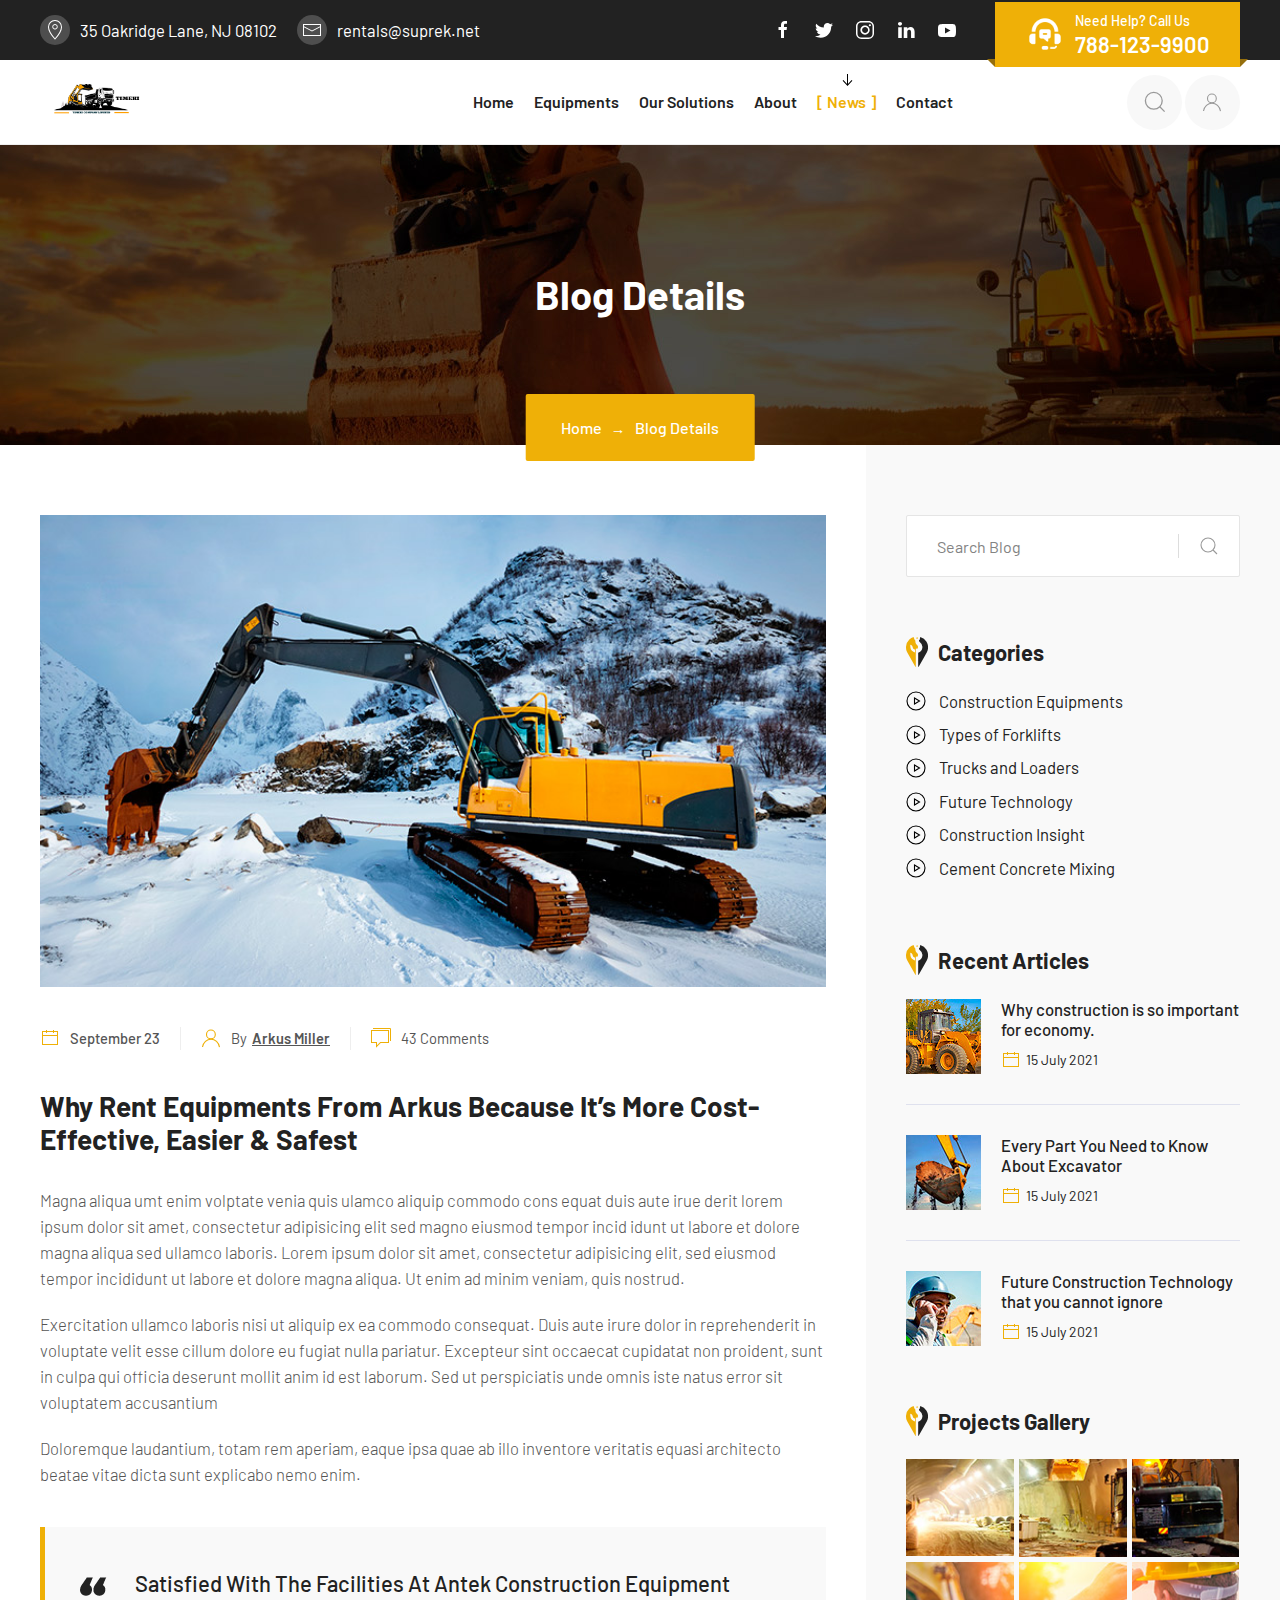
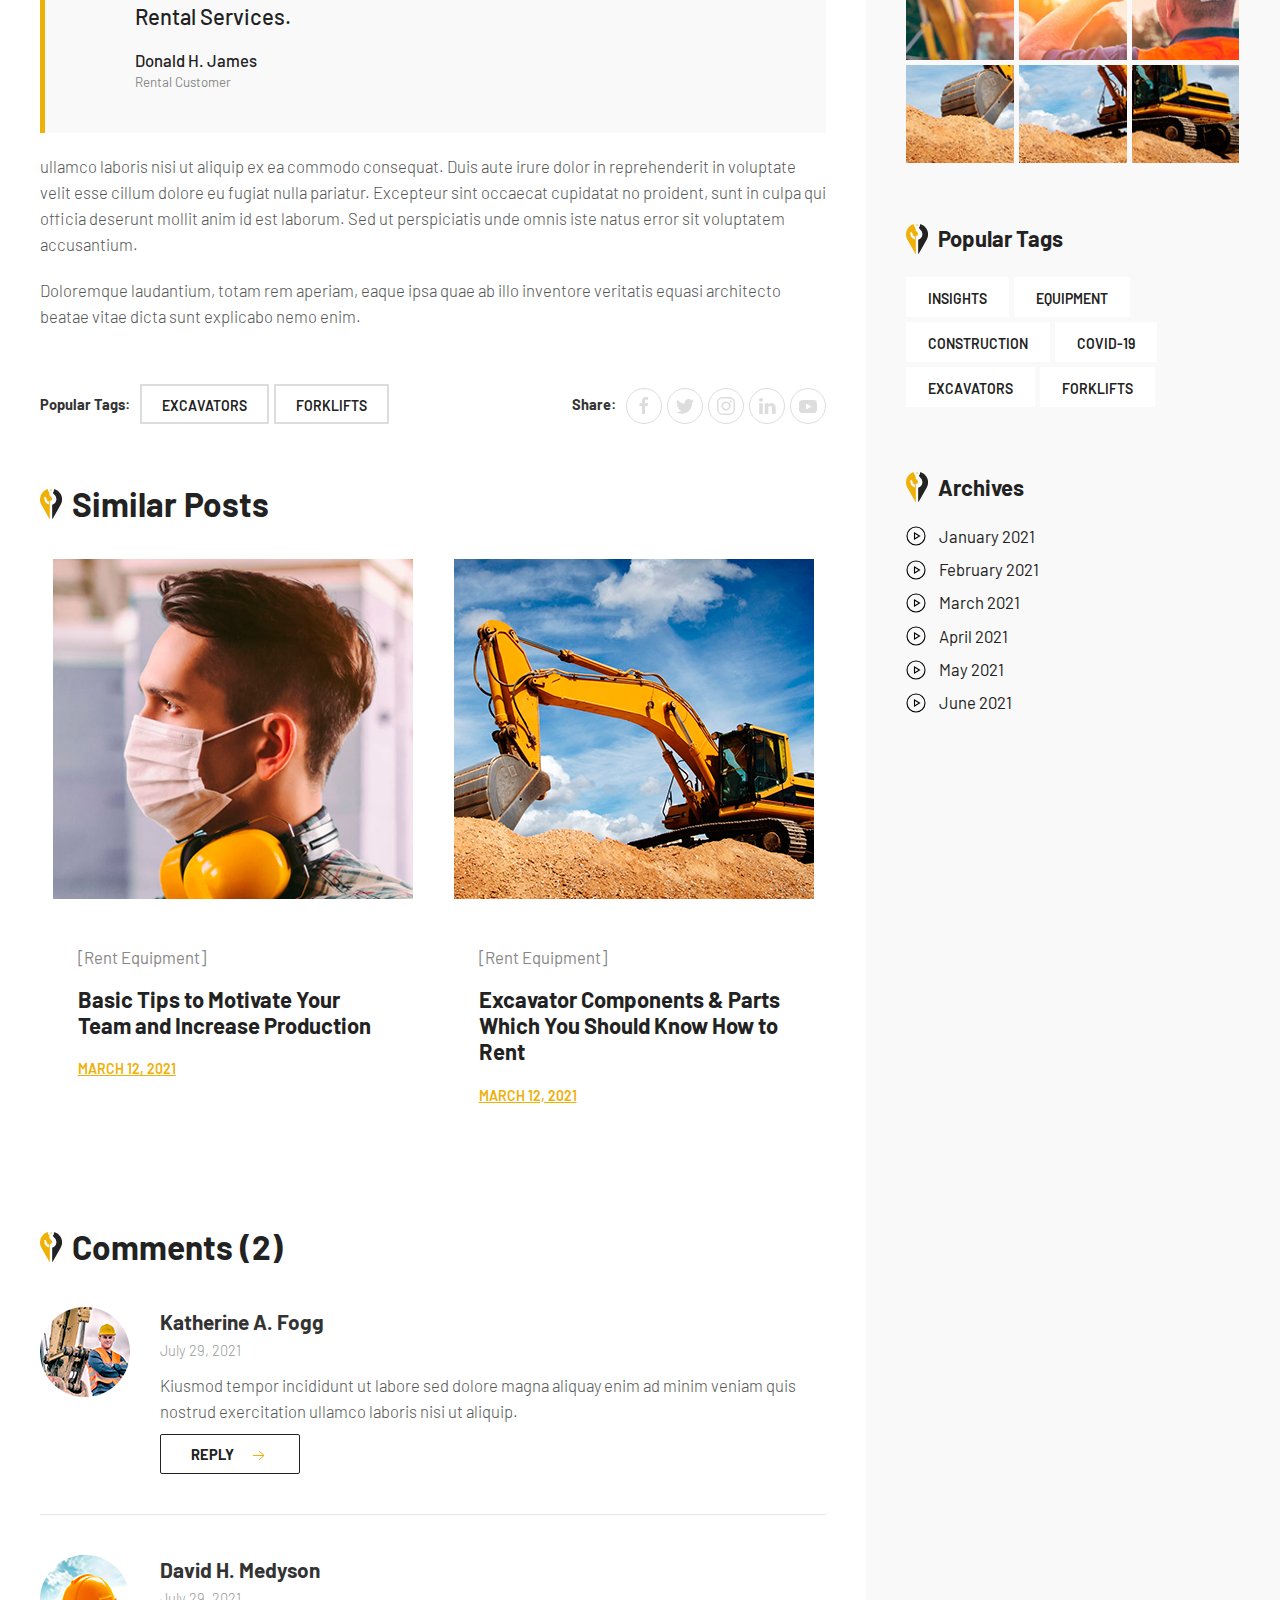
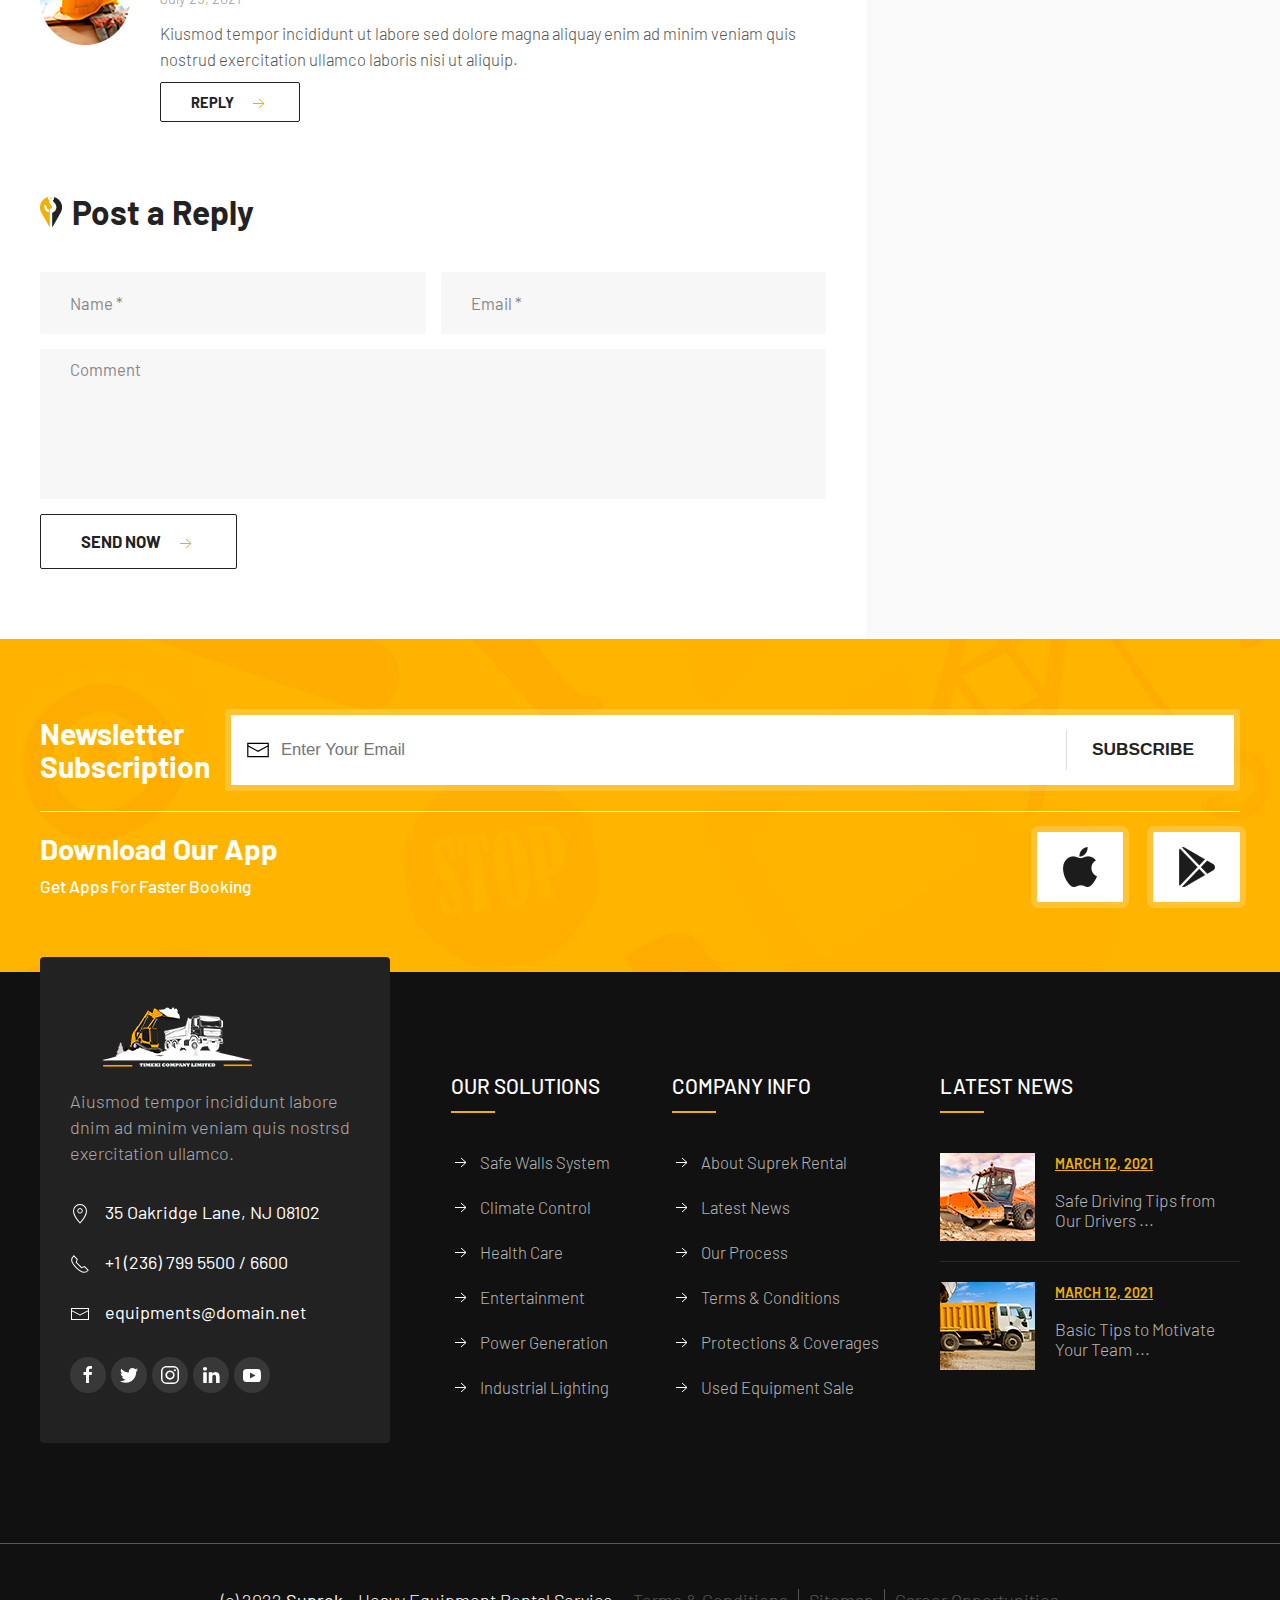
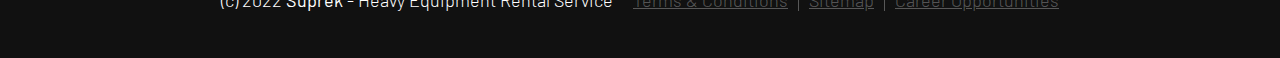
<file: 10_blog-post.html>
<!DOCTYPE html>
<html lang="ru">


<!-- Mirrored from pro-theme.com/html/suprek/10_blog-post.html by HTTrack Website Copier/3.x [XR&CO'2014], Wed, 20 Nov 2024 17:34:54 GMT -->
<!-- Added by HTTrack --><meta http-equiv="content-type" content="text/html;charset=UTF-8" /><!-- /Added by HTTrack -->
<head>
    <meta charset="utf-8">
    <title>News</title>
    <meta content="Chernkh Mikhail" name="author">
    <meta content="Suprek - Top-Of-The-Line Equipment Rentals" name="description">
    <meta name="viewport" content="width=device-width, initial-scale=1.0">
    <meta name="HandheldFriendly" content="true">
    <meta name="format-detection" content="telephone=no">
    <meta content="IE=edge" http-equiv="X-UA-Compatible">
    <link rel="shortcut icon" href="assets/img/favicon.png" type="image/x-icon">
    <link rel="stylesheet" href="assets/css/libs.min.css">
    <link rel="stylesheet" href="assets/css/main.css">
</head>

<body class="page-blog-details">
    <div class="page-wrapper">
        <header class="page-header --two-line">
            <div class="page-header__top-line">
                <div class="uk-container">
                    <div class="page-header__inner">
                        <div class="page-header__contacts-list">
                            <ul>
                                <li><a href="https://goo.gl/maps/RwFh5b8Po1pdxBS19" target="_blank"><span data-uk-icon="location"></span><span>35 Oakridge Lane, NJ 08102</span></a></li>
                                <li><a href="mailto:rentals@suprek.net"><span data-uk-icon="mail"></span><span>rentals@suprek.net</span></a></li>
                            </ul>
                        </div>
                        <div class="page-header__social">
                            <ul class="social">
                                <li class="social__item"><a class="social__link" href="http://www.facebook.com/" target="_blank"><span data-uk-icon="facebook"></span></a></li>
                                <li class="social__item"><a class="social__link" href="http://www.twitter.com/" target="_blank"><span data-uk-icon="twitter"></span></a></li>
                                <li class="social__item"><a class="social__link" href="http://www.instagram.com/" target="_blank"><span data-uk-icon="instagram"></span></a></li>
                                <li class="social__item"><a class="social__link" href="http://www.linkedin.com/" target="_blank"><span data-uk-icon="linkedin"></span></a></li>
                                <li class="social__item"><a class="social__link" href="http://www.youtube.com/" target="_blank"><span data-uk-icon="youtube"></span></a></li>
                            </ul>
                        </div>
                        <div class="page-header__contacts"><a class="contacts-block" href="tel:17881239911"><span>Need Help? Call Us</span><strong>788-123-9900</strong></a></div>
                    </div>
                </div>
            </div>
            <div class="page-header__bottom-line" data-uk-sticky>
                <div class="uk-container">
                    <div class="page-header__inner">
                        <div class="page-header__logo"><a class="logo" href="index.html"><img src="assets/img/logo.png" alt="image"></a></div>
                        <div class="page-header__mainmenu">
                            <ul class="uk-navbar-nav" data-uk-navbar>
                                <li><a href="index.html"><span>Home</span></a>
                                    <div class="uk-navbar-dropdown">
                                        <ul class="uk-nav uk-navbar-dropdown-nav">
                                            <li><a href="index.html">Home 1</a>
                                                <div class="uk-navbar-dropdown">
                                                    <ul class="uk-nav uk-navbar-dropdown-nav">
                                                        <li><a href="index.html">Home 1</a></li>
                                                        <li><a href="02_home.html">Home 2</a></li>
                                                    </ul>
                                                </div>
                                            </li>
                                            <li><a href="02_home.html">Home 2</a></li>
                                        </ul>
                                    </div>
                                </li>
                                <li><a href="03_equipment-categories.html"><span>Equipments</span></a>
                                    <div class="uk-navbar-dropdown">
                                        <ul class="uk-nav uk-navbar-dropdown-nav">
                                            <li><a href="03_equipment-categories.html">Equipment categories 1</a></li>
                                            <li><a href="04_equipment-categories.html">Equipment categories 2</a></li>
                                            <li><a href="05_all-equipments-list.html">All equipments list</a></li>
                                            <li><a href="06_all-equipments-grid.html">All equipments grid</a></li>
                                            <li><a href="07_equipment-detail.html">Equipment detail</a></li>
                                        </ul>
                                    </div>
                                </li>
                                <li><a href="07_equipment-detail.html"><span>Our Solutions</span></a></li>
                                <li><a href="11_about-us.html"><span>About</span></a></li>
                                <li class="uk-active"><a href="08_blog-grid.html"><span>News</span></a>
                                    <div class="uk-navbar-dropdown">
                                        <ul class="uk-nav uk-navbar-dropdown-nav">
                                            <li><a href="08_blog-grid.html">Blog grid</a></li>
                                            <li><a href="09_blog-default.html">Blog default</a></li>
                                            <li><a href="10_blog-post.html">Blog post</a></li>
                                        </ul>
                                    </div>
                                </li>
                                <li><a href="12_contact-us.html"><span>Contact</span></a></li>
                            </ul>
                        </div>
                        <div class="page-header__search">
                            <div class="search-full"><a class="uk-icon-button" href="#modal-search-full" data-uk-search-icon data-uk-toggle></a>
                                <div class="uk-modal-full uk-modal" id="modal-search-full" data-uk-modal>
                                    <div class="uk-modal-dialog uk-flex uk-flex-center uk-flex-middle" data-uk-height-viewport><button class="uk-modal-close-full" type="button" data-uk-close></button>
                                        <form class="uk-search uk-search-large"><input class="uk-search-input uk-text-center" type="search" placeholder="Search" autofocus></form>
                                    </div>
                                </div>
                            </div>
                        </div>
                        <div class="page-header__user"><a class="uk-icon-button" href="#!" data-uk-icon="user"></a></div>
                        <div class="page-header__mobile-menu-btn"><button data-uk-toggle="target: #offcanvas" type="button"><span data-uk-icon="menu"></span></button></div>
                    </div>
                </div>
            </div>
        </header>
        <main class="page-main">
            <div class="page-head">
                <div class="page-head__bg" style="background-image: url(assets/img/bg_page-blog-grid.jpg)">
                    <div class="page-head__title">Blog Details</div>
                    <div class="page-head__breadcrumb">
                        <ul class="uk-breadcrumb">
                            <li><a href="https://pro-theme.com/">Home</a></li>
                            <li><span>Blog Details</span></li>
                        </ul>
                    </div>
                </div>
            </div>
            <div class="page-content">
                <div class="uk-section uk-container">
                    <div class="uk-grid" data-uk-grid>
                        <div class="uk-width-2-3@m">
                            <article class="article-full">
                                <div class="article-full__image" data-uk-lightbox><a href="assets/img/img-article-full.jpg"><img src="assets/img/img-article-full.jpg" alt=""></a></div>
                                <div class="article-full__info">
                                    <div class="article-full__date"><span data-uk-icon="calendar"></span><span>September 23</span></div>
                                    <div class="article-full__author"><span data-uk-icon="user"></span><span>By</span><a href="#!">Arkus Miller</a></div>
                                    <div class="article-full__comments"><span data-uk-icon="comments"></span><a href="#article-reviews" data-uk-scroll="offset: 120">43 Comments</a></div>
                                </div>
                                <h1 class="article-full__title">Why Rent Equipments From Arkus Because It’s More Cost-Effective, Easier & Safest</h1>
                                <div class="article-full__content">
                                    <p>Magna aliqua umt enim volptate venia quis ulamco aliquip commodo cons equat duis aute irue derit lorem ipsum dolor sit amet, consectetur adipisicing elit sed magno eiusmod tempor incid idunt ut labore et dolore magna aliqua sed ullamco laboris. Lorem ipsum dolor sit amet, consectetur adipisicing elit, sed eiusmod tempor incididunt ut labore et dolore magna aliqua. Ut enim ad minim veniam, quis nostrud.</p>
                                    <p>Exercitation ullamco laboris nisi ut aliquip ex ea commodo consequat. Duis aute irure dolor in reprehenderit in voluptate velit esse cillum dolore eu fugiat nulla pariatur. Excepteur sint occaecat cupidatat non proident, sunt in culpa qui officia deserunt mollit anim id est laborum. Sed ut perspiciatis unde omnis iste natus error sit voluptatem accusantium</p>
                                    <p>Doloremque laudantium, totam rem aperiam, eaque ipsa quae ab illo inventore veritatis equasi architecto beatae vitae dicta sunt explicabo nemo enim.</p>
                                    <blockquote>
                                        <p>Satisfied With The Facilities At Antek Construction Equipment Rental Services.</p>
                                        <div class="user"><strong>Donald H. James</strong><span>Rental Customer</span></div>
                                    </blockquote>
                                    <p>ullamco laboris nisi ut aliquip ex ea commodo consequat. Duis aute irure dolor in reprehenderit in voluptate velit esse cillum dolore eu fugiat nulla pariatur. Excepteur sint occaecat cupidatat no proident, sunt in culpa qui officia deserunt mollit anim id est laborum. Sed ut perspiciatis unde omnis iste natus error sit voluptatem accusantium.</p>
                                    <p>Doloremque laudantium, totam rem aperiam, eaque ipsa quae ab illo inventore veritatis equasi architecto beatae vitae dicta sunt explicabo nemo enim.</p>
                                </div>
                                <div class="article-full__bottom" id="article-bottom">
                                    <div class="article-full__tags">
                                        <h6>Popular Tags:</h6>
                                        <ul class="tags-list">
                                            <li><a href="10_blog-post.html">Excavators</a></li>
                                            <li><a href="10_blog-post.html">Forklifts</a></li>
                                        </ul>
                                    </div>
                                    <div class="article-full__share">
                                        <h6>Share:</h6>
                                        <ul class="social">
                                            <li class="social__item"><a class="social__link" href="http://www.facebook.com/" target="_blank"><span data-uk-icon="facebook"></span></a></li>
                                            <li class="social__item"><a class="social__link" href="http://www.twitter.com/" target="_blank"><span data-uk-icon="twitter"></span></a></li>
                                            <li class="social__item"><a class="social__link" href="http://www.instagram.com/" target="_blank"><span data-uk-icon="instagram"></span></a></li>
                                            <li class="social__item"><a class="social__link" href="http://www.linkedin.com/" target="_blank"><span data-uk-icon="linkedin"></span></a></li>
                                            <li class="social__item"><a class="social__link" href="http://www.youtube.com/" target="_blank"><span data-uk-icon="youtube"></span></a></li>
                                        </ul>
                                    </div>
                                </div>
                                <div class="section-article-related">
                                    <div class="section-title uk-flex uk-flex-middle"><span></span>
                                        <h3>Similar Posts</h3>
                                    </div>
                                    <div class="section-content">
                                        <div class="uk-grid uk-grid-small uk-child-width-1-2@s uk-child-width-1-2@m" data-uk-grid>
                                            <div>
                                                <div class="new-item"><a class="new-item__box" href="10_blog-post.html">
                                                        <div class="new-item__media"><img src="assets/img/new-item-1.jpg" alt="news"></div>
                                                        <div class="new-item__body">
                                                            <div class="new-item__title"><span>[Rent Equipment]</span>
                                                                <h4>Basic Tips to Motivate Your Team and Increase Production</h4>
                                                            </div>
                                                            <div class="new-item__date">March 12, 2021</div>
                                                        </div>
                                                    </a></div>
                                            </div>
                                            <div>
                                                <div class="new-item"><a class="new-item__box" href="10_blog-post.html">
                                                        <div class="new-item__media"><img src="assets/img/new-item-2.jpg" alt="news"></div>
                                                        <div class="new-item__body">
                                                            <div class="new-item__title"><span>[Rent Equipment]</span>
                                                                <h4>Excavator Components & Parts Which You Should Know How to Rent</h4>
                                                            </div>
                                                            <div class="new-item__date">March 12, 2021</div>
                                                        </div>
                                                    </a></div>
                                            </div>
                                        </div>
                                    </div>
                                </div>
                                <div class="section-article-reviews" id="article-reviews">
                                    <div class="section-title uk-flex uk-flex-middle"><span></span>
                                        <h3>Comments (2)</h3>
                                    </div>
                                    <div class="section-content">
                                        <article class="uk-comment">
                                            <header class="uk-comment-header">
                                                <div class="uk-grid-medium" data-uk-grid>
                                                    <div class="uk-width-auto@s"><img class="uk-comment-avatar" src="assets/img/img-reviews-3.png" alt></div>
                                                    <div class="uk-width-expand@s">
                                                        <div class="uk-margin-small-bottom">
                                                            <h6 class="uk-comment-title uk-margin-remove">Katherine A. Fogg</h6><span class="uk-text-meta">July 29, 2021</span>
                                                        </div>
                                                        <div class="uk-comment-body">
                                                            <p>Kiusmod tempor incididunt ut labore sed dolore magna aliquay enim ad minim veniam quis nostrud exercitation ullamco laboris nisi ut aliquip.</p>
                                                        </div>
                                                        <div class="uk-margin-small-top"><a class="uk-button uk-button-default" href="#!"><span>Reply</span><span data-uk-icon="arrow-right"></span></a></div>
                                                    </div>
                                                </div>
                                            </header>
                                        </article>
                                        <hr class="uk-margin-medium">
                                        <article class="uk-comment">
                                            <header class="uk-comment-header">
                                                <div class="uk-grid-medium" data-uk-grid>
                                                    <div class="uk-width-auto@s"><img class="uk-comment-avatar" src="assets/img/img-reviews-4.png" alt></div>
                                                    <div class="uk-width-expand@s">
                                                        <div class="uk-margin-small-bottom">
                                                            <h4 class="uk-comment-title uk-margin-remove">David H. Medyson</h4><span class="uk-text-meta">July 29, 2021</span>
                                                        </div>
                                                        <div class="uk-comment-body">
                                                            <p>Kiusmod tempor incididunt ut labore sed dolore magna aliquay enim ad minim veniam quis nostrud exercitation ullamco laboris nisi ut aliquip.</p>
                                                        </div>
                                                        <div class="uk-margin-small-top"><a class="uk-button uk-button-default" href="#!"><span>Reply</span><span data-uk-icon="arrow-right"></span></a></div>
                                                    </div>
                                                </div>
                                            </header>
                                        </article>
                                        <div class="block-form">
                                            <div class="section-title uk-flex uk-flex-middle"><span></span>
                                                <h3>Post a Reply</h3>
                                            </div>
                                            <div class="section-content">
                                                <form action="#!">
                                                    <div class="uk-grid uk-grid-small uk-child-width-1-2@s" data-uk-grid>
                                                        <div><input class="uk-input uk-form-large" type="text" placeholder="Name *"></div>
                                                        <div><input class="uk-input uk-form-large" type="text" placeholder="Email *"></div>
                                                        <div class="uk-width-1-1"><textarea class="uk-textarea uk-form-large" placeholder="Comment"></textarea></div>
                                                        <div><button class="uk-button uk-button-default uk-button-large" type="submit"><span>Send now</span><span data-uk-icon="arrow-right"></span></button></div>
                                                    </div>
                                                </form>
                                            </div>
                                        </div>
                                    </div>
                                </div>
                            </article>
                        </div>
                        <div class="uk-width-1-3@m">
                            <aside class="sidebar">
                                <div class="widjet widjet-search">
                                    <form class="uk-search uk-search-default" action="#!"><button class="uk-search-icon-flip" data-uk-search-icon type="submit"></button><input class="uk-input uk-search-input uk-form-large" type="search" placeholder="Search Blog"></form>
                                </div>
                                <div class="widjet widjet-category">
                                    <h4 class="widjet__title">Categories</h4>
                                    <ul class="list-category">
                                        <li><a href="10_blog-post.html">Construction Equipments</a></li>
                                        <li><a href="10_blog-post.html">Types of Forklifts</a></li>
                                        <li><a href="10_blog-post.html">Trucks and Loaders</a></li>
                                        <li><a href="10_blog-post.html">Future Technology</a></li>
                                        <li><a href="10_blog-post.html">Construction Insight</a></li>
                                        <li><a href="10_blog-post.html">Cement Concrete Mixing</a></li>
                                    </ul>
                                </div>
                                <div class="widjet widjet-list-articles">
                                    <h4 class="widjet__title">Recent Articles</h4>
                                    <ul class="list-articles">
                                        <li class="list-articles-item"><a class="list-articles-item__link" href="10_blog-post.html">
                                                <div class="list-articles-item__img"><img src="assets/img/img-article-thumb-1.jpg" alt="article-thumb"></div>
                                                <div class="list-articles-item__info">
                                                    <div class="list-articles-item__title">Why construction is so important for economy.</div>
                                                    <div class="list-articles-item__date"><span data-uk-icon="calendar"></span><span>15 July 2021</span></div>
                                                </div>
                                            </a></li>
                                        <li class="list-articles-item"><a class="list-articles-item__link" href="10_blog-post.html">
                                                <div class="list-articles-item__img"><img src="assets/img/img-article-thumb-2.jpg" alt="article-thumb"></div>
                                                <div class="list-articles-item__info">
                                                    <div class="list-articles-item__title">Every Part You Need to Know About Excavator</div>
                                                    <div class="list-articles-item__date"><span data-uk-icon="calendar"></span><span>15 July 2021</span></div>
                                                </div>
                                            </a></li>
                                        <li class="list-articles-item"><a class="list-articles-item__link" href="10_blog-post.html">
                                                <div class="list-articles-item__img"><img src="assets/img/img-article-thumb-3.jpg" alt="article-thumb"></div>
                                                <div class="list-articles-item__info">
                                                    <div class="list-articles-item__title">Future Construction Technology that you cannot ignore</div>
                                                    <div class="list-articles-item__date"><span data-uk-icon="calendar"></span><span>15 July 2021</span></div>
                                                </div>
                                            </a></li>
                                    </ul>
                                </div>
                                <div class="widjet widjet-gallery">
                                    <h4 class="widjet__title">Projects Gallery</h4>
                                    <div class="uk-grid uk-grid-collapse uk-child-width-1-3" data-uk-grid data-uk-lightbox>
                                        <div><a href="assets/img/category-1.jpg"><img src="assets/img/category-1.jpg" alt="gallery"></a></div>
                                        <div><a href="assets/img/category-2.jpg"><img src="assets/img/category-2.jpg" alt="gallery"></a></div>
                                        <div><a href="assets/img/category-3.jpg"><img src="assets/img/category-3.jpg" alt="gallery"></a></div>
                                        <div><a href="assets/img/category-4.jpg"><img src="assets/img/category-4.jpg" alt="gallery"></a></div>
                                        <div><a href="assets/img/category-5.jpg"><img src="assets/img/category-5.jpg" alt="gallery"></a></div>
                                        <div><a href="assets/img/category-6.jpg"><img src="assets/img/category-6.jpg" alt="gallery"></a></div>
                                        <div><a href="assets/img/category-7.jpg"><img src="assets/img/category-7.jpg" alt="gallery"></a></div>
                                        <div><a href="assets/img/category-8.jpg"><img src="assets/img/category-8.jpg" alt="gallery"></a></div>
                                        <div><a href="assets/img/category-9.jpg"><img src="assets/img/category-9.jpg" alt="gallery"></a></div>
                                    </div>
                                </div>
                                <div class="widjet widjet-tags-cloud">
                                    <h4 class="widjet__title">Popular Tags</h4>
                                    <ul class="tags-list">
                                        <li><a href="10_blog-post.html">insights</a></li>
                                        <li><a href="10_blog-post.html">equipment</a></li>
                                        <li><a href="10_blog-post.html">construction</a></li>
                                        <li><a href="10_blog-post.html">covid-19</a></li>
                                        <li><a href="10_blog-post.html">excavators</a></li>
                                        <li><a href="10_blog-post.html">forklifts</a></li>
                                    </ul>
                                </div>
                                <div class="widjet widjet-category">
                                    <h4 class="widjet__title">Archives</h4>
                                    <ul class="list-category">
                                        <li><a href="10_blog-post.html">January 2021</a></li>
                                        <li><a href="10_blog-post.html">February 2021</a></li>
                                        <li><a href="10_blog-post.html">March 2021</a></li>
                                        <li><a href="10_blog-post.html">April 2021</a></li>
                                        <li><a href="10_blog-post.html">May 2021</a></li>
                                        <li><a href="10_blog-post.html">June 2021</a></li>
                                    </ul>
                                </div>
                            </aside>
                        </div>
                    </div>
                </div>
            </div>
        </main>
        <section class="newsletter">
            <div class="uk-section uk-container uk-container-xlarge">
                <div class="newsletter__inner">
                    <div class="newsletter-form">
                        <div class="newsletter-form__title">
                            <h4>Newsletter<br> Subscription</h4>
                        </div>
                        <div class="newsletter-form__form">
                            <form action="#!">
                                <!-- Hidden Required Fields -->
                                <input type="hidden" name="project_name" value="Suprek - Top-Of-The-Line Equipment Rentals">
                                <input type="hidden" name="admin_email" value="test@gmail.com">
                                <input type="hidden" name="form_subject" value="Newsletter Subscription">
                                <!-- END Hidden Required Fields --><input type="email" name="email" placeholder="Enter Your Email"><button type="submit">Subscribe</button>
                            </form>
                        </div>
                    </div>
                    <div class="download-app">
                        <div class="download-app__title">
                            <h4>Download Our App</h4>
                            <p>Get Apps For Faster Booking</p>
                        </div>
                        <div class="download-app__links"><a class="download-link" href="https://www.apple.com/ua/app-store/" target="_blank"><img src="assets/img/appstore.png" alt="appstore"></a><a class="download-link" href="https://play.google.com/" target="_blank"><img src="assets/img/googleplay.png" alt="appstore"></a></div>
                    </div>
                </div>
            </div>
        </section>
        <footer class="page-footer">
            <div class="page-footer__top">
                <div class="uk-container uk-container-large">
                    <div class="page-footer__inner">
                        <div class="page-footer__contacts"><a class="footer-logo" href="https://pro-theme.com/"><img src="assets/img/logo-white.png" alt="image"></a>
                            <p>Aiusmod tempor incididunt labore dnim ad minim veniam quis nostrsd exercitation ullamco.</p>
                            <ul class="contacts-list">
                                <li><a href="https://goo.gl/maps/XdgZbYX9V62UpBwc7" target="_blank"><span data-uk-icon="location"></span><span>35 Oakridge Lane, NJ 08102</span></a></li>
                                <li><a href="tel:12367995500/6600"><span data-uk-icon="receiver"></span><span>+1 (236) 799 5500 / 6600</span></a></li>
                                <li><a href="mailto:equipments@domain.net"><span data-uk-icon="mail"></span><span>equipments@domain.net</span></a></li>
                            </ul>
                            <ul class="social">
                                <li><a href="http://www.facebook.com/" target="_blank"><span data-uk-icon="facebook"></span></a></li>
                                <li><a href="http://www.twitter.com/" target="_blank"><span data-uk-icon="twitter"></span></a></li>
                                <li><a href="http://www.instagram.com/" target="_blank"><span data-uk-icon="instagram"></span></a></li>
                                <li><a href="http://www.linkedin.com/" target="_blank"><span data-uk-icon="linkedin"></span></a></li>
                                <li><a href="http://www.youtube.com/" target="_blank"><span data-uk-icon="youtube"></span></a></li>
                            </ul>
                        </div>
                        <div class="page-footer__menu">
                            <h4>OuR Solutions</h4>
                            <ul class="uk-nav">
                                <li><a href="page-typography.html">Safe Walls System</a></li>
                                <li><a href="page-typography.html">Climate Control</a></li>
                                <li><a href="page-typography.html">Health Care</a></li>
                                <li><a href="page-typography.html">Entertainment</a></li>
                                <li><a href="page-typography.html">Power Generation</a></li>
                                <li><a href="page-typography.html">Industrial Lighting</a></li>
                            </ul>
                        </div>
                        <div class="page-footer__menu">
                            <h4>COMPANY INFO</h4>
                            <ul class="uk-nav">
                                <li><a href="page-typography.html">About Suprek Rental</a></li>
                                <li><a href="page-typography.html">Latest News</a></li>
                                <li><a href="page-typography.html">Our Process</a></li>
                                <li><a href="page-typography.html">Terms & Conditions</a></li>
                                <li><a href="page-typography.html">Protections & Coverages</a></li>
                                <li><a href="page-typography.html">Used Equipment Sale</a></li>
                            </ul>
                        </div>
                        <div class="page-footer__news">
                            <h4>Latest News</h4>
                            <ul class="news-list">
                                <li>
                                    <div class="news-list-item"><img class="news-list-item__img" src="assets/img/news-item-1.jpg" alt="news">
                                        <div class="news-list-item__info"><span class="news-list-item__date">March 12, 2021</span><a class="news-list-item__title" href="10_blog-post.html">Safe Driving Tips from Our Drivers ...</a></div>
                                    </div>
                                </li>
                                <li>
                                    <div class="news-list-item"><img class="news-list-item__img" src="assets/img/news-item-2.jpg" alt="news">
                                        <div class="news-list-item__info"><span class="news-list-item__date">March 12, 2021</span><a class="news-list-item__title" href="10_blog-post.html">Basic Tips to Motivate Your Team ...</a></div>
                                    </div>
                                </li>
                            </ul>
                        </div>
                    </div>
                </div>
            </div>
            <div class="page-footer__bottom">
                <div class="uk-container uk-container-large">
                    <div class="page-footer__copy"><span>(c) 2022 <b>Suprek</b> - Heavy Equipment Rental Service</span><a href="page-typography.html">Terms & Conditions</a><a href="page-typography.html">Sitemap</a><a href="page-typography.html">Career Opportunities</a></div>
                </div>
            </div>
        </footer>
        <div id="offcanvas" data-uk-offcanvas="mode: reveal; overlay: true">
            <div class="uk-offcanvas-bar uk-flex uk-flex-column uk-flex-between"><button class="uk-offcanvas-close" type="button" data-uk-close></button>
                <div class="uk-margin-bottom"><a class="logo uk-margin-bottom" href="https://pro-theme.com/"><img src="assets/img/logo-white.png" alt="image"></a>
                    <ul class="uk-nav uk-nav-default uk-nav-parent-icon" data-uk-nav>
                        <li class="uk-parent"><a href="index.html"><span>Home</span></a>
                            <ul class="uk-nav-sub">
                                <li><a href="index.html">Home 1</a></li>
                                <li><a href="02_home.html">Home 2</a></li>
                            </ul>
                        </li>
                        <li class="uk-parent"><a href="03_equipment-categories.html"><span>Equipments</span></a>
                            <ul class="uk-nav-sub">
                                <li><a href="03_equipment-categories.html">Equipment categories 1</a></li>
                                <li><a href="04_equipment-categories.html">Equipment categories 2</a></li>
                                <li><a href="05_all-equipments-list.html">All equipments list</a></li>
                                <li><a href="06_all-equipments-grid.html">All equipments grid</a></li>
                                <li><a href="07_equipment-detail.html">Equipment detail</a></li>
                            </ul>
                        </li>
                        <li><a href="07_equipment-detail.html"><span>Our Solutions</span></a></li>
                        <li><a href="11_about-us.html"><span>About</span></a></li>
                        <li class="uk-parent uk-active"><a href="08_blog-grid.html"><span>News</span></a>
                            <ul class="uk-nav-sub">
                                <li><a href="08_blog-grid.html">Blog grid</a></li>
                                <li><a href="09_blog-default.html">Blog default</a></li>
                                <li><a href="10_blog-post.html">Blog post</a></li>
                            </ul>
                        </li>
                        <li><a href="12_contact-us.html"><span>Contact</span></a></li>
                    </ul>
                </div>
                <div class="uk-margin"><a class="contacts-block" href="tel:17881239911"><span>Need Help? Call Us</span><strong>(+1) 788-123-9911</strong></a></div>
            </div>
        </div>
    </div>
    <script src="assets/js/libs.js"></script>
    <script src="assets/js/main.js"></script>
</body>


<!-- Mirrored from pro-theme.com/html/suprek/10_blog-post.html by HTTrack Website Copier/3.x [XR&CO'2014], Wed, 20 Nov 2024 17:34:59 GMT -->
</html>
</file>
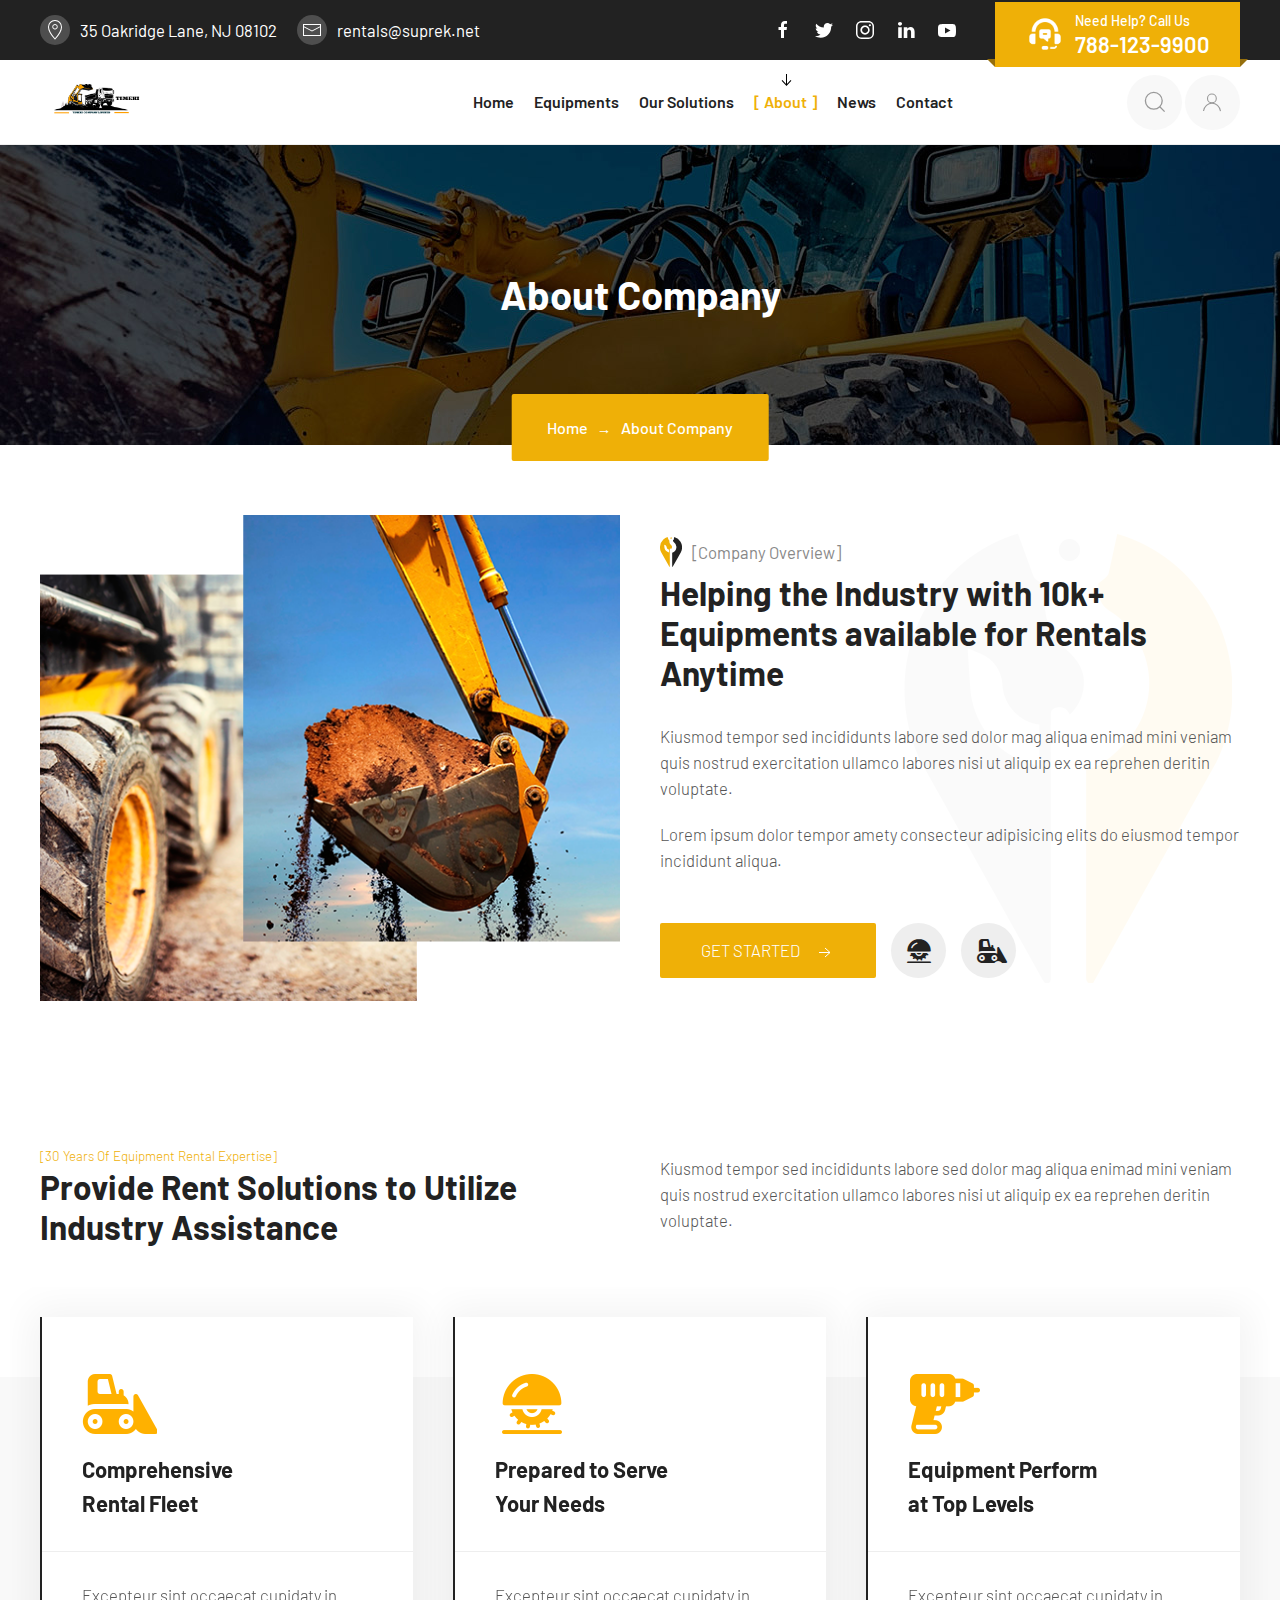
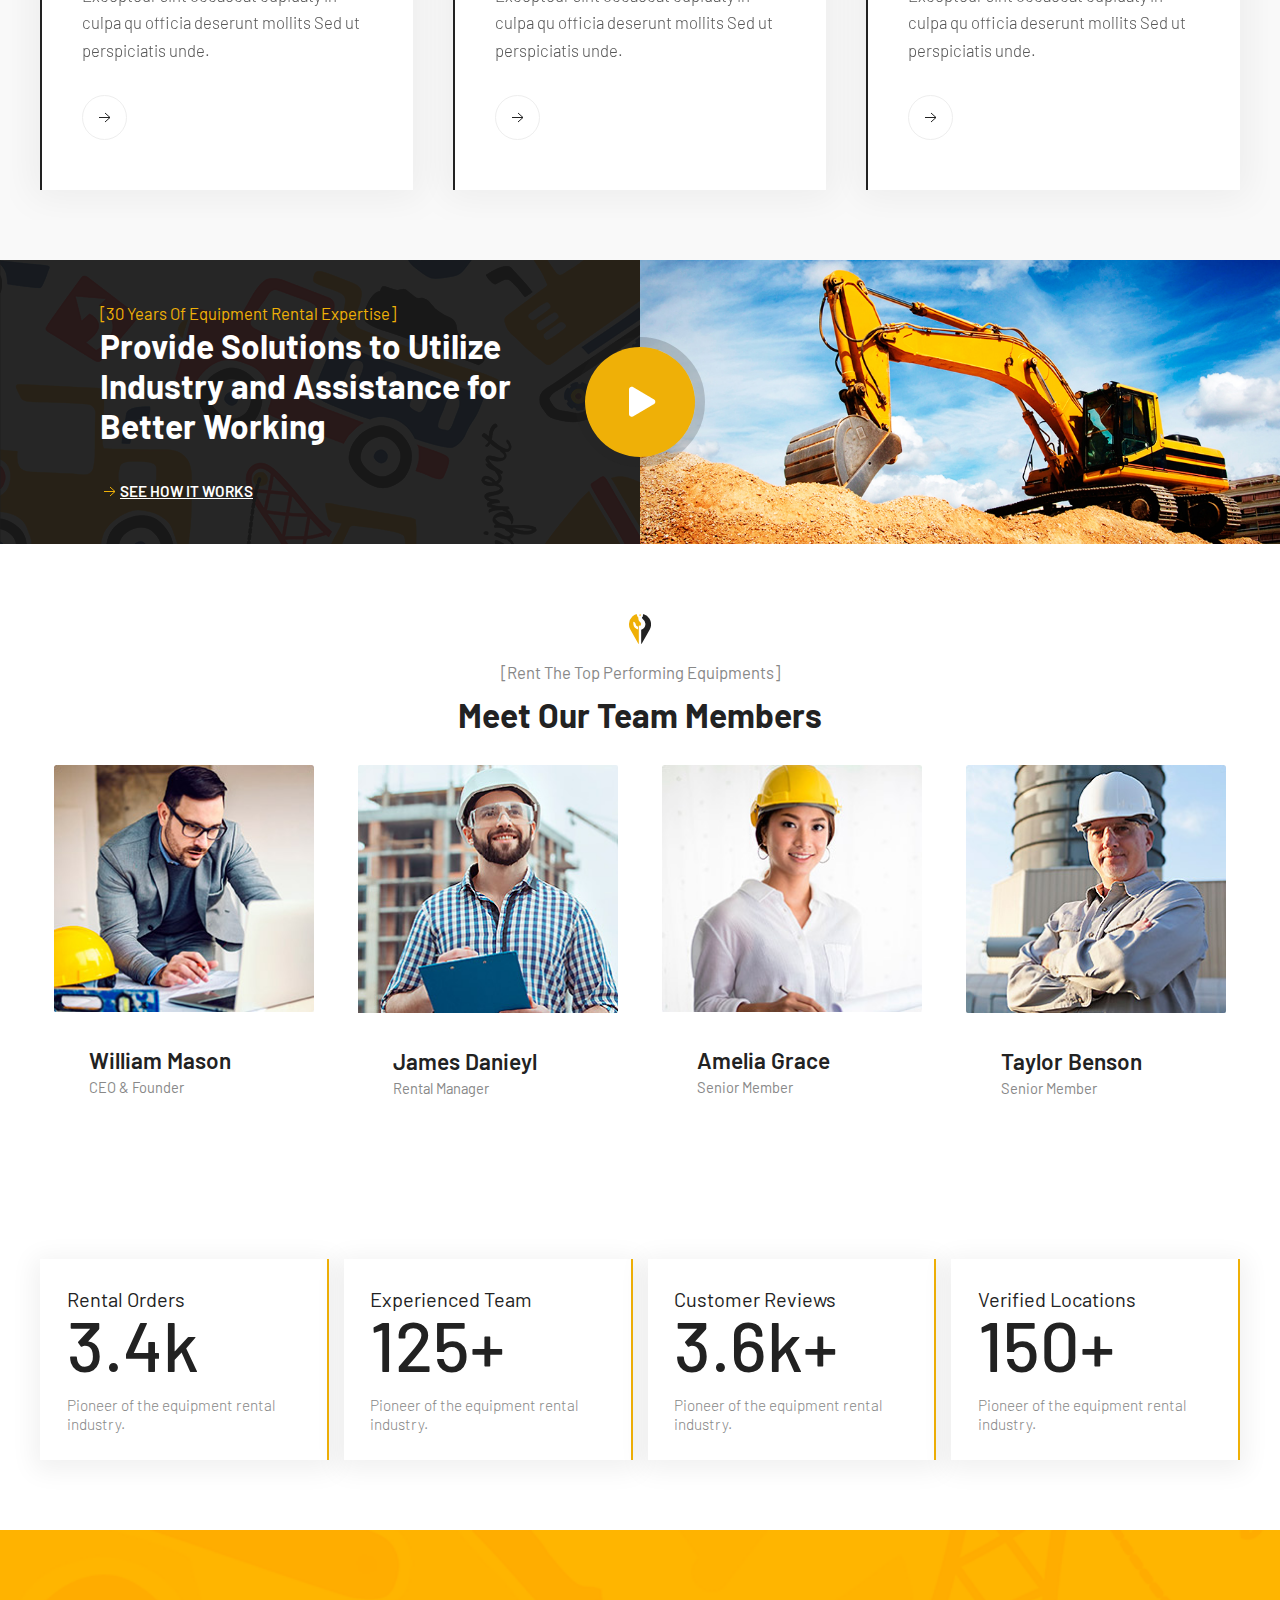
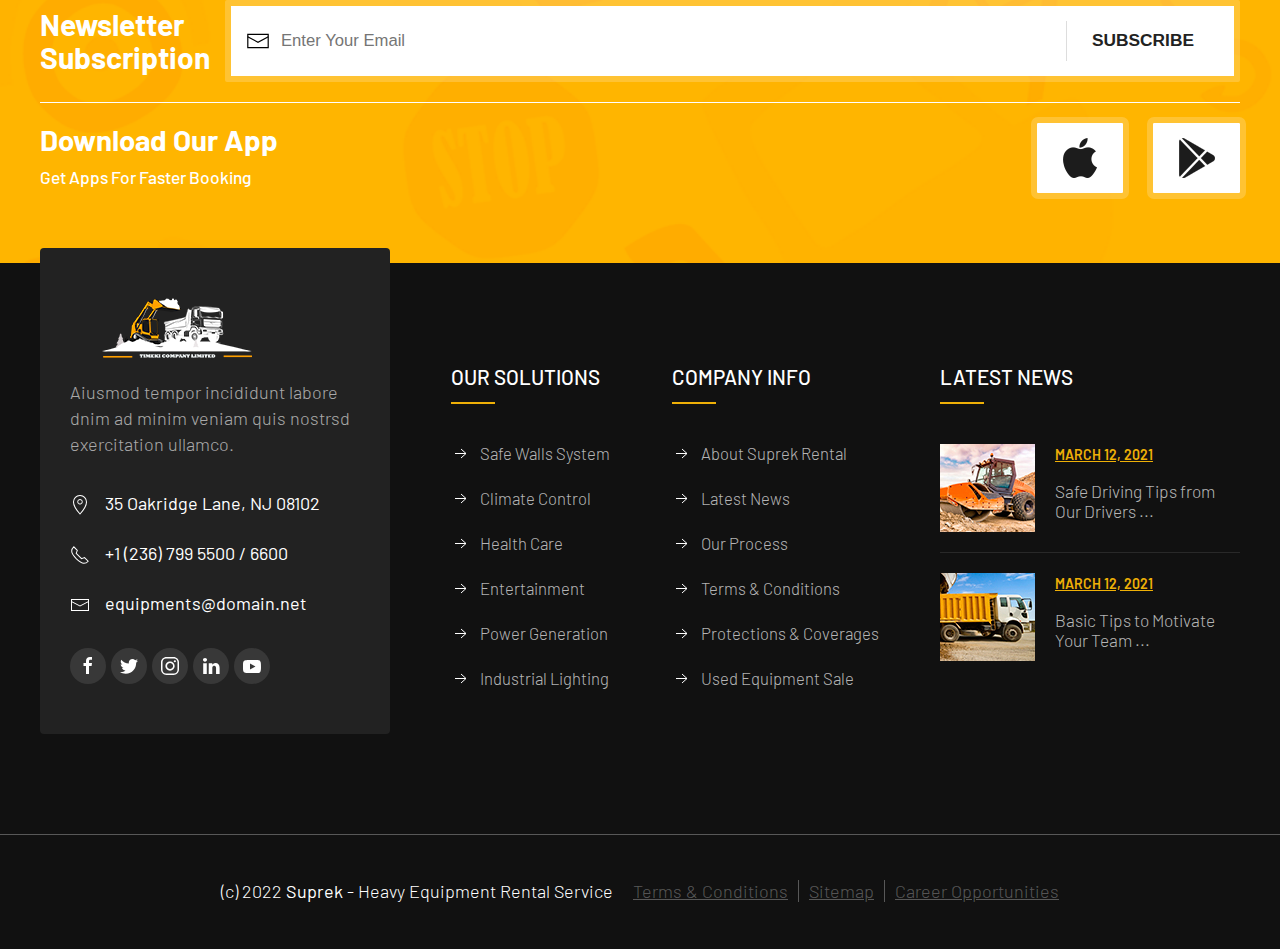
<file: 11_about-us.html>
<!DOCTYPE html>
<html lang="ru">


<!-- Mirrored from pro-theme.com/html/suprek/11_about-us.html by HTTrack Website Copier/3.x [XR&CO'2014], Wed, 20 Nov 2024 17:34:28 GMT -->
<!-- Added by HTTrack --><meta http-equiv="content-type" content="text/html;charset=UTF-8" /><!-- /Added by HTTrack -->
<head>
    <meta charset="utf-8">
    <title>About</title>
    <meta content="Chernkh Mikhail" name="author">
    <meta content="Suprek - Top-Of-The-Line Equipment Rentals" name="description">
    <meta name="viewport" content="width=device-width, initial-scale=1.0">
    <meta name="HandheldFriendly" content="true">
    <meta name="format-detection" content="telephone=no">
    <meta content="IE=edge" http-equiv="X-UA-Compatible">
    <link rel="shortcut icon" href="assets/img/favicon.png" type="image/x-icon">
    <link rel="stylesheet" href="assets/css/libs.min.css">
    <link rel="stylesheet" href="assets/css/main.css">
</head>

<body class="page-about">
    <div class="page-wrapper">
        <header class="page-header --two-line">
            <div class="page-header__top-line">
                <div class="uk-container">
                    <div class="page-header__inner">
                        <div class="page-header__contacts-list">
                            <ul>
                                <li><a href="https://goo.gl/maps/RwFh5b8Po1pdxBS19" target="_blank"><span data-uk-icon="location"></span><span>35 Oakridge Lane, NJ 08102</span></a></li>
                                <li><a href="mailto:rentals@suprek.net"><span data-uk-icon="mail"></span><span>rentals@suprek.net</span></a></li>
                            </ul>
                        </div>
                        <div class="page-header__social">
                            <ul class="social">
                                <li class="social__item"><a class="social__link" href="http://www.facebook.com/" target="_blank"><span data-uk-icon="facebook"></span></a></li>
                                <li class="social__item"><a class="social__link" href="http://www.twitter.com/" target="_blank"><span data-uk-icon="twitter"></span></a></li>
                                <li class="social__item"><a class="social__link" href="http://www.instagram.com/" target="_blank"><span data-uk-icon="instagram"></span></a></li>
                                <li class="social__item"><a class="social__link" href="http://www.linkedin.com/" target="_blank"><span data-uk-icon="linkedin"></span></a></li>
                                <li class="social__item"><a class="social__link" href="http://www.youtube.com/" target="_blank"><span data-uk-icon="youtube"></span></a></li>
                            </ul>
                        </div>
                        <div class="page-header__contacts"><a class="contacts-block" href="tel:17881239911"><span>Need Help? Call Us</span><strong>788-123-9900</strong></a></div>
                    </div>
                </div>
            </div>
            <div class="page-header__bottom-line" data-uk-sticky>
                <div class="uk-container">
                    <div class="page-header__inner">
                        <div class="page-header__logo"><a class="logo" href="index.html"><img src="assets/img/logo.png" alt="image"></a></div>
                        <div class="page-header__mainmenu">
                            <ul class="uk-navbar-nav" data-uk-navbar>
                                <li><a href="index.html"><span>Home</span></a>
                                    <div class="uk-navbar-dropdown">
                                        <ul class="uk-nav uk-navbar-dropdown-nav">
                                            <li><a href="index.html">Home 1</a>
                                                <div class="uk-navbar-dropdown">
                                                    <ul class="uk-nav uk-navbar-dropdown-nav">
                                                        <li><a href="index.html">Home 1</a></li>
                                                        <li><a href="02_home.html">Home 2</a></li>
                                                    </ul>
                                                </div>
                                            </li>
                                            <li><a href="02_home.html">Home 2</a></li>
                                        </ul>
                                    </div>
                                </li>
                                <li><a href="03_equipment-categories.html"><span>Equipments</span></a>
                                    <div class="uk-navbar-dropdown">
                                        <ul class="uk-nav uk-navbar-dropdown-nav">
                                            <li><a href="03_equipment-categories.html">Equipment categories 1</a></li>
                                            <li><a href="04_equipment-categories.html">Equipment categories 2</a></li>
                                            <li><a href="05_all-equipments-list.html">All equipments list</a></li>
                                            <li><a href="06_all-equipments-grid.html">All equipments grid</a></li>
                                            <li><a href="07_equipment-detail.html">Equipment detail</a></li>
                                        </ul>
                                    </div>
                                </li>
                                <li><a href="07_equipment-detail.html"><span>Our Solutions</span></a></li>
                                <li class="uk-active"><a href="11_about-us.html"><span>About</span></a></li>
                                <li><a href="08_blog-grid.html"><span>News</span></a>
                                    <div class="uk-navbar-dropdown">
                                        <ul class="uk-nav uk-navbar-dropdown-nav">
                                            <li><a href="08_blog-grid.html">Blog grid</a></li>
                                            <li><a href="09_blog-default.html">Blog default</a></li>
                                            <li><a href="10_blog-post.html">Blog post</a></li>
                                        </ul>
                                    </div>
                                </li>
                                <li><a href="12_contact-us.html"><span>Contact</span></a></li>
                            </ul>
                        </div>
                        <div class="page-header__search">
                            <div class="search-full"><a class="uk-icon-button" href="#modal-search-full" data-uk-search-icon data-uk-toggle></a>
                                <div class="uk-modal-full uk-modal" id="modal-search-full" data-uk-modal>
                                    <div class="uk-modal-dialog uk-flex uk-flex-center uk-flex-middle" data-uk-height-viewport><button class="uk-modal-close-full" type="button" data-uk-close></button>
                                        <form class="uk-search uk-search-large"><input class="uk-search-input uk-text-center" type="search" placeholder="Search" autofocus></form>
                                    </div>
                                </div>
                            </div>
                        </div>
                        <div class="page-header__user"><a class="uk-icon-button" href="#!" data-uk-icon="user"></a></div>
                        <div class="page-header__mobile-menu-btn"><button data-uk-toggle="target: #offcanvas" type="button"><span data-uk-icon="menu"></span></button></div>
                    </div>
                </div>
            </div>
        </header>
        <main class="page-main">
            <div class="page-head">
                <div class="page-head__bg" style="background-image: url(assets/img/bg_page-about.jpg)">
                    <div class="page-head__title">About Company</div>
                    <div class="page-head__breadcrumb">
                        <ul class="uk-breadcrumb">
                            <li><a href="https://pro-theme.com/">Home</a></li>
                            <li><span>About Company</span></li>
                        </ul>
                    </div>
                </div>
            </div>
            <section class="s-about">
                <div class="uk-section uk-container">
                    <div class="uk-grid uk-child-width-1-2@m uk-flex-middle" data-uk-grid>
                        <div class="uk-text-center"><img src="assets/img/img-about.png" alt="image"></div>
                        <div>
                            <div class="section-title"><span>[Company Overview]</span>
                                <h3>Helping the Industry with 10k+ Equipments available for Rentals Anytime</h3>
                            </div>
                            <div class="section-content">
                                <p>Kiusmod tempor sed incididunts labore sed dolor mag aliqua enimad mini veniam quis nostrud exercitation ullamco labores nisi ut aliquip ex ea reprehen deritin voluptate.</p>
                                <p>Lorem ipsum dolor tempor amety consecteur adipisicing elits do eiusmod tempor incididunt aliqua.</p>
                                <div class="s-about__btns" data-uk-margin><a class="uk-button uk-button-danger uk-button-large" href="11_about-us.html" data-uk-icon="arrow-right">Get started</a><a class="uk-icon-button ico_mission" href="11_about-us.html" data-uk-tooltip="title: Our Mission; pos: bottom"></a><a class="uk-icon-button ico_track" href="11_about-us.html" data-uk-tooltip="title: Our Mission; pos: bottom"></a></div>
                            </div>
                        </div>
                    </div>
                </div>
            </section>
            <section class="s-features">
                <div class="uk-section uk-container">
                    <div class="uk-grid uk-child-width-1-2@m uk-flex-middle" data-uk-grid>
                        <div>
                            <div class="section-title"><small class="color-accent">[30 Years Of Equipment Rental Expertise]</small>
                                <h3>Provide Rent Solutions to Utilize Industry Assistance</h3>
                            </div>
                        </div>
                        <div>
                            <div class="section-content"><span>Kiusmod tempor sed incididunts labore sed dolor mag aliqua enimad mini veniam quis nostrud exercitation ullamco labores nisi ut aliquip ex ea reprehen deritin voluptate.</span></div>
                        </div>
                    </div>
                    <div class="feature-items">
                        <div data-uk-slider>
                            <div class="uk-position-relative" tabindex="-1">
                                <ul class="uk-grid uk-slider-items uk-child-width-1-1 uk-child-width-1-2@s uk-child-width-1-3@l">
                                    <li>
                                        <div class="feature-item">
                                            <div class="feature-item__box">
                                                <div class="feature-item__icon"><img src="assets/img/ico-feature-1.png" alt="image"></div>
                                                <div class="feature-item__title">Comprehensive<br> Rental Fleet</div>
                                                <div class="feature-item__text">Excepteur sint occaecat cupidaty in culpa qu officia deserunt mollits Sed ut perspiciatis unde.</div>
                                                <div class="feature-item__more"><a href="07_equipment-detail.html"><span data-uk-icon="arrow-right"></span></a></div>
                                            </div>
                                        </div>
                                    </li>
                                    <li>
                                        <div class="feature-item">
                                            <div class="feature-item__box">
                                                <div class="feature-item__icon"><img src="assets/img/ico-feature-2.png" alt="image"></div>
                                                <div class="feature-item__title">Prepared to Serve<br> Your Needs</div>
                                                <div class="feature-item__text">Excepteur sint occaecat cupidaty in culpa qu officia deserunt mollits Sed ut perspiciatis unde.</div>
                                                <div class="feature-item__more"><a href="07_equipment-detail.html"><span data-uk-icon="arrow-right"></span></a></div>
                                            </div>
                                        </div>
                                    </li>
                                    <li>
                                        <div class="feature-item">
                                            <div class="feature-item__box">
                                                <div class="feature-item__icon"><img src="assets/img/ico-feature-3.png" alt="image"></div>
                                                <div class="feature-item__title">Equipment Perform<br> at Top Levels</div>
                                                <div class="feature-item__text">Excepteur sint occaecat cupidaty in culpa qu officia deserunt mollits Sed ut perspiciatis unde.</div>
                                                <div class="feature-item__more"><a href="07_equipment-detail.html"><span data-uk-icon="arrow-right"></span></a></div>
                                            </div>
                                        </div>
                                    </li>
                                </ul>
                            </div>
                            <ul class="uk-slider-nav uk-dotnav uk-flex-center uk-margin"></ul>
                        </div>
                    </div>
                </div>
            </section>
            <section class="s-video">
                <div class="s-video__inner">
                    <div class="s-video__desc">
                        <div class="section-title"><span>[30 Years Of Equipment Rental Expertise]</span>
                            <h3>Provide Solutions to Utilize Industry and Assistance for Better Working</h3>
                        </div>
                        <div class="section-content"><a class="more" href="11_about-us.html"><span data-uk-icon="arrow-right"></span><span>see how it works</span></a></div>
                    </div>
                    <div class="s-video__img" data-uk-lightbox="video-autoplay: true">
                        <div class="uk-cover-container"><img src="assets/img/img-video.jpg" alt="img-video" data-uk-cover><canvas width="960" height="400"></canvas></div><a class="s-video__link" href="https://youtu.be/IUYs3mYgEPI" data-attrs="width: 1280; height: 720;" data-caption="YouTube"><img src="assets/img/ico-play.png" alt="image"></a>
                    </div>
                </div>
            </section>
            <section class="s-team">
                <div class="uk-section uk-container">
                    <div class="section-title --center"><span>[Rent The Top Performing Equipments]</span>
                        <h3>Meet Our Team Members</h3>
                    </div>
                    <div class="section-content">
                        <div class="js-team-slider">
                            <div class="swiper">
                                <div class="swiper-wrapper">
                                    <div class="swiper-slide">
                                        <div class="team-user">
                                            <div class="team-user__photo"><img src="assets/img/team-user-1.jpg" alt="team"></div>
                                            <div class="team-user__body">
                                                <div class="team-user__name">William Mason</div>
                                                <div class="team-user__position">CEO & Founder</div>
                                                <div class="team-user__social">
                                                    <ul class="social">
                                                        <li class="social__item"><a class="social__link" href="http://www.twitter.com/" target="_blank"><span data-uk-icon="twitter"></span></a></li>
                                                        <li class="social__item"><a class="social__link" href="http://www.facebook.com/" target="_blank"><span data-uk-icon="facebook"></span></a></li>
                                                        <li class="social__item"><a class="social__link" href="http://www.linkedin.com/" target="_blank"><span data-uk-icon="linkedin"></span></a></li>
                                                        <li class="social__item"><a class="social__link" href="http://www.instagram.com/" target="_blank"><span data-uk-icon="instagram"></span></a></li>
                                                    </ul>
                                                </div>
                                            </div>
                                        </div>
                                    </div>
                                    <div class="swiper-slide">
                                        <div class="team-user">
                                            <div class="team-user__photo"><img src="assets/img/team-user-2.jpg" alt="team"></div>
                                            <div class="team-user__body">
                                                <div class="team-user__name">James Danieyl</div>
                                                <div class="team-user__position">Rental Manager</div>
                                                <div class="team-user__social">
                                                    <ul class="social">
                                                        <li class="social__item"><a class="social__link" href="http://www.twitter.com/" target="_blank"><span data-uk-icon="twitter"></span></a></li>
                                                        <li class="social__item"><a class="social__link" href="http://www.facebook.com/" target="_blank"><span data-uk-icon="facebook"></span></a></li>
                                                        <li class="social__item"><a class="social__link" href="http://www.linkedin.com/" target="_blank"><span data-uk-icon="linkedin"></span></a></li>
                                                        <li class="social__item"><a class="social__link" href="http://www.instagram.com/" target="_blank"><span data-uk-icon="instagram"></span></a></li>
                                                    </ul>
                                                </div>
                                            </div>
                                        </div>
                                    </div>
                                    <div class="swiper-slide">
                                        <div class="team-user">
                                            <div class="team-user__photo"><img src="assets/img/team-user-3.jpg" alt="team"></div>
                                            <div class="team-user__body">
                                                <div class="team-user__name">Amelia Grace</div>
                                                <div class="team-user__position">Senior Member</div>
                                                <div class="team-user__social">
                                                    <ul class="social">
                                                        <li class="social__item"><a class="social__link" href="http://www.twitter.com/" target="_blank"><span data-uk-icon="twitter"></span></a></li>
                                                        <li class="social__item"><a class="social__link" href="http://www.facebook.com/" target="_blank"><span data-uk-icon="facebook"></span></a></li>
                                                        <li class="social__item"><a class="social__link" href="http://www.linkedin.com/" target="_blank"><span data-uk-icon="linkedin"></span></a></li>
                                                        <li class="social__item"><a class="social__link" href="http://www.instagram.com/" target="_blank"><span data-uk-icon="instagram"></span></a></li>
                                                    </ul>
                                                </div>
                                            </div>
                                        </div>
                                    </div>
                                    <div class="swiper-slide">
                                        <div class="team-user">
                                            <div class="team-user__photo"><img src="assets/img/team-user-4.jpg" alt="team"></div>
                                            <div class="team-user__body">
                                                <div class="team-user__name">Taylor Benson</div>
                                                <div class="team-user__position">Senior Member</div>
                                                <div class="team-user__social">
                                                    <ul class="social">
                                                        <li class="social__item"><a class="social__link" href="http://www.twitter.com/" target="_blank"><span data-uk-icon="twitter"></span></a></li>
                                                        <li class="social__item"><a class="social__link" href="http://www.facebook.com/" target="_blank"><span data-uk-icon="facebook"></span></a></li>
                                                        <li class="social__item"><a class="social__link" href="http://www.linkedin.com/" target="_blank"><span data-uk-icon="linkedin"></span></a></li>
                                                        <li class="social__item"><a class="social__link" href="http://www.instagram.com/" target="_blank"><span data-uk-icon="instagram"></span></a></li>
                                                    </ul>
                                                </div>
                                            </div>
                                        </div>
                                    </div>
                                </div>
                            </div>
                        </div>
                    </div>
                </div>
            </section>
            <section class="s-stats">
                <div class="uk-container uk-container-xlarge">
                    <div class="uk-grid uk-grid-small uk-child-width-1-4@l uk-child-width-1-2@s" data-uk-grid>
                        <div>
                            <div class="stat-item">
                                <div class="stat-item__box">
                                    <h6 class="stat-item__title">Rental Orders</h6><span class="stat-item__value">3.4k</span>
                                    <p class="stat-item__text">Pioneer of the equipment rental industry.</p>
                                </div>
                            </div>
                        </div>
                        <div>
                            <div class="stat-item">
                                <div class="stat-item__box">
                                    <h6 class="stat-item__title">Experienced Team</h6><span class="stat-item__value">125+</span>
                                    <p class="stat-item__text">Pioneer of the equipment rental industry.</p>
                                </div>
                            </div>
                        </div>
                        <div>
                            <div class="stat-item">
                                <div class="stat-item__box">
                                    <h6 class="stat-item__title">Customer Reviews</h6><span class="stat-item__value">3.6k+</span>
                                    <p class="stat-item__text">Pioneer of the equipment rental industry.</p>
                                </div>
                            </div>
                        </div>
                        <div>
                            <div class="stat-item">
                                <div class="stat-item__box">
                                    <h6 class="stat-item__title">Verified Locations</h6><span class="stat-item__value">150+</span>
                                    <p class="stat-item__text">Pioneer of the equipment rental industry.</p>
                                </div>
                            </div>
                        </div>
                    </div>
                </div>
            </section>
        </main>
        <section class="newsletter">
            <div class="uk-section uk-container uk-container-xlarge">
                <div class="newsletter__inner">
                    <div class="newsletter-form">
                        <div class="newsletter-form__title">
                            <h4>Newsletter<br> Subscription</h4>
                        </div>
                        <div class="newsletter-form__form">
                            <form action="#!">
                                <!-- Hidden Required Fields -->
                                <input type="hidden" name="project_name" value="Suprek - Top-Of-The-Line Equipment Rentals">
                                <input type="hidden" name="admin_email" value="test@gmail.com">
                                <input type="hidden" name="form_subject" value="Newsletter Subscription">
                                <!-- END Hidden Required Fields --><input type="email" name="email" placeholder="Enter Your Email"><button type="submit">Subscribe</button>
                            </form>
                        </div>
                    </div>
                    <div class="download-app">
                        <div class="download-app__title">
                            <h4>Download Our App</h4>
                            <p>Get Apps For Faster Booking</p>
                        </div>
                        <div class="download-app__links"><a class="download-link" href="https://www.apple.com/ua/app-store/" target="_blank"><img src="assets/img/appstore.png" alt="appstore"></a><a class="download-link" href="https://play.google.com/" target="_blank"><img src="assets/img/googleplay.png" alt="appstore"></a></div>
                    </div>
                </div>
            </div>
        </section>
        <footer class="page-footer">
            <div class="page-footer__top">
                <div class="uk-container uk-container-large">
                    <div class="page-footer__inner">
                        <div class="page-footer__contacts"><a class="footer-logo" href="https://pro-theme.com/"><img src="assets/img/logo-white.png" alt="image"></a>
                            <p>Aiusmod tempor incididunt labore dnim ad minim veniam quis nostrsd exercitation ullamco.</p>
                            <ul class="contacts-list">
                                <li><a href="https://goo.gl/maps/XdgZbYX9V62UpBwc7" target="_blank"><span data-uk-icon="location"></span><span>35 Oakridge Lane, NJ 08102</span></a></li>
                                <li><a href="tel:12367995500/6600"><span data-uk-icon="receiver"></span><span>+1 (236) 799 5500 / 6600</span></a></li>
                                <li><a href="mailto:equipments@domain.net"><span data-uk-icon="mail"></span><span>equipments@domain.net</span></a></li>
                            </ul>
                            <ul class="social">
                                <li><a href="http://www.facebook.com/" target="_blank"><span data-uk-icon="facebook"></span></a></li>
                                <li><a href="http://www.twitter.com/" target="_blank"><span data-uk-icon="twitter"></span></a></li>
                                <li><a href="http://www.instagram.com/" target="_blank"><span data-uk-icon="instagram"></span></a></li>
                                <li><a href="http://www.linkedin.com/" target="_blank"><span data-uk-icon="linkedin"></span></a></li>
                                <li><a href="http://www.youtube.com/" target="_blank"><span data-uk-icon="youtube"></span></a></li>
                            </ul>
                        </div>
                        <div class="page-footer__menu">
                            <h4>OuR Solutions</h4>
                            <ul class="uk-nav">
                                <li><a href="page-typography.html">Safe Walls System</a></li>
                                <li><a href="page-typography.html">Climate Control</a></li>
                                <li><a href="page-typography.html">Health Care</a></li>
                                <li><a href="page-typography.html">Entertainment</a></li>
                                <li><a href="page-typography.html">Power Generation</a></li>
                                <li><a href="page-typography.html">Industrial Lighting</a></li>
                            </ul>
                        </div>
                        <div class="page-footer__menu">
                            <h4>COMPANY INFO</h4>
                            <ul class="uk-nav">
                                <li><a href="page-typography.html">About Suprek Rental</a></li>
                                <li><a href="page-typography.html">Latest News</a></li>
                                <li><a href="page-typography.html">Our Process</a></li>
                                <li><a href="page-typography.html">Terms & Conditions</a></li>
                                <li><a href="page-typography.html">Protections & Coverages</a></li>
                                <li><a href="page-typography.html">Used Equipment Sale</a></li>
                            </ul>
                        </div>
                        <div class="page-footer__news">
                            <h4>Latest News</h4>
                            <ul class="news-list">
                                <li>
                                    <div class="news-list-item"><img class="news-list-item__img" src="assets/img/news-item-1.jpg" alt="news">
                                        <div class="news-list-item__info"><span class="news-list-item__date">March 12, 2021</span><a class="news-list-item__title" href="10_blog-post.html">Safe Driving Tips from Our Drivers ...</a></div>
                                    </div>
                                </li>
                                <li>
                                    <div class="news-list-item"><img class="news-list-item__img" src="assets/img/news-item-2.jpg" alt="news">
                                        <div class="news-list-item__info"><span class="news-list-item__date">March 12, 2021</span><a class="news-list-item__title" href="10_blog-post.html">Basic Tips to Motivate Your Team ...</a></div>
                                    </div>
                                </li>
                            </ul>
                        </div>
                    </div>
                </div>
            </div>
            <div class="page-footer__bottom">
                <div class="uk-container uk-container-large">
                    <div class="page-footer__copy"><span>(c) 2022 <b>Suprek</b> - Heavy Equipment Rental Service</span><a href="page-typography.html">Terms & Conditions</a><a href="page-typography.html">Sitemap</a><a href="page-typography.html">Career Opportunities</a></div>
                </div>
            </div>
        </footer>
        <div id="offcanvas" data-uk-offcanvas="mode: reveal; overlay: true">
            <div class="uk-offcanvas-bar uk-flex uk-flex-column uk-flex-between"><button class="uk-offcanvas-close" type="button" data-uk-close></button>
                <div class="uk-margin-bottom"><a class="logo uk-margin-bottom" href="https://pro-theme.com/"><img src="assets/img/logo-white.png" alt="image"></a>
                    <ul class="uk-nav uk-nav-default uk-nav-parent-icon" data-uk-nav>
                        <li class="uk-parent"><a href="index.html"><span>Home</span></a>
                            <ul class="uk-nav-sub">
                                <li><a href="index.html">Home 1</a></li>
                                <li><a href="02_home.html">Home 2</a></li>
                            </ul>
                        </li>
                        <li class="uk-parent"><a href="03_equipment-categories.html"><span>Equipments</span></a>
                            <ul class="uk-nav-sub">
                                <li><a href="03_equipment-categories.html">Equipment categories 1</a></li>
                                <li><a href="04_equipment-categories.html">Equipment categories 2</a></li>
                                <li><a href="05_all-equipments-list.html">All equipments list</a></li>
                                <li><a href="06_all-equipments-grid.html">All equipments grid</a></li>
                                <li><a href="07_equipment-detail.html">Equipment detail</a></li>
                            </ul>
                        </li>
                        <li><a href="07_equipment-detail.html"><span>Our Solutions</span></a></li>
                        <li class="uk-active"><a href="11_about-us.html"><span>About</span></a></li>
                        <li class="uk-parent"><a href="08_blog-grid.html"><span>News</span></a>
                            <ul class="uk-nav-sub">
                                <li><a href="08_blog-grid.html">Blog grid</a></li>
                                <li><a href="09_blog-default.html">Blog default</a></li>
                                <li><a href="10_blog-post.html">Blog post</a></li>
                            </ul>
                        </li>
                        <li><a href="12_contact-us.html"><span>Contact</span></a></li>
                    </ul>
                </div>
                <div class="uk-margin"><a class="contacts-block" href="tel:17881239911"><span>Need Help? Call Us</span><strong>(+1) 788-123-9911</strong></a></div>
            </div>
        </div>
    </div>
    <script src="assets/js/libs.js"></script>
    <script src="assets/js/main.js"></script>
</body>


<!-- Mirrored from pro-theme.com/html/suprek/11_about-us.html by HTTrack Website Copier/3.x [XR&CO'2014], Wed, 20 Nov 2024 17:34:34 GMT -->
</html>
</file>
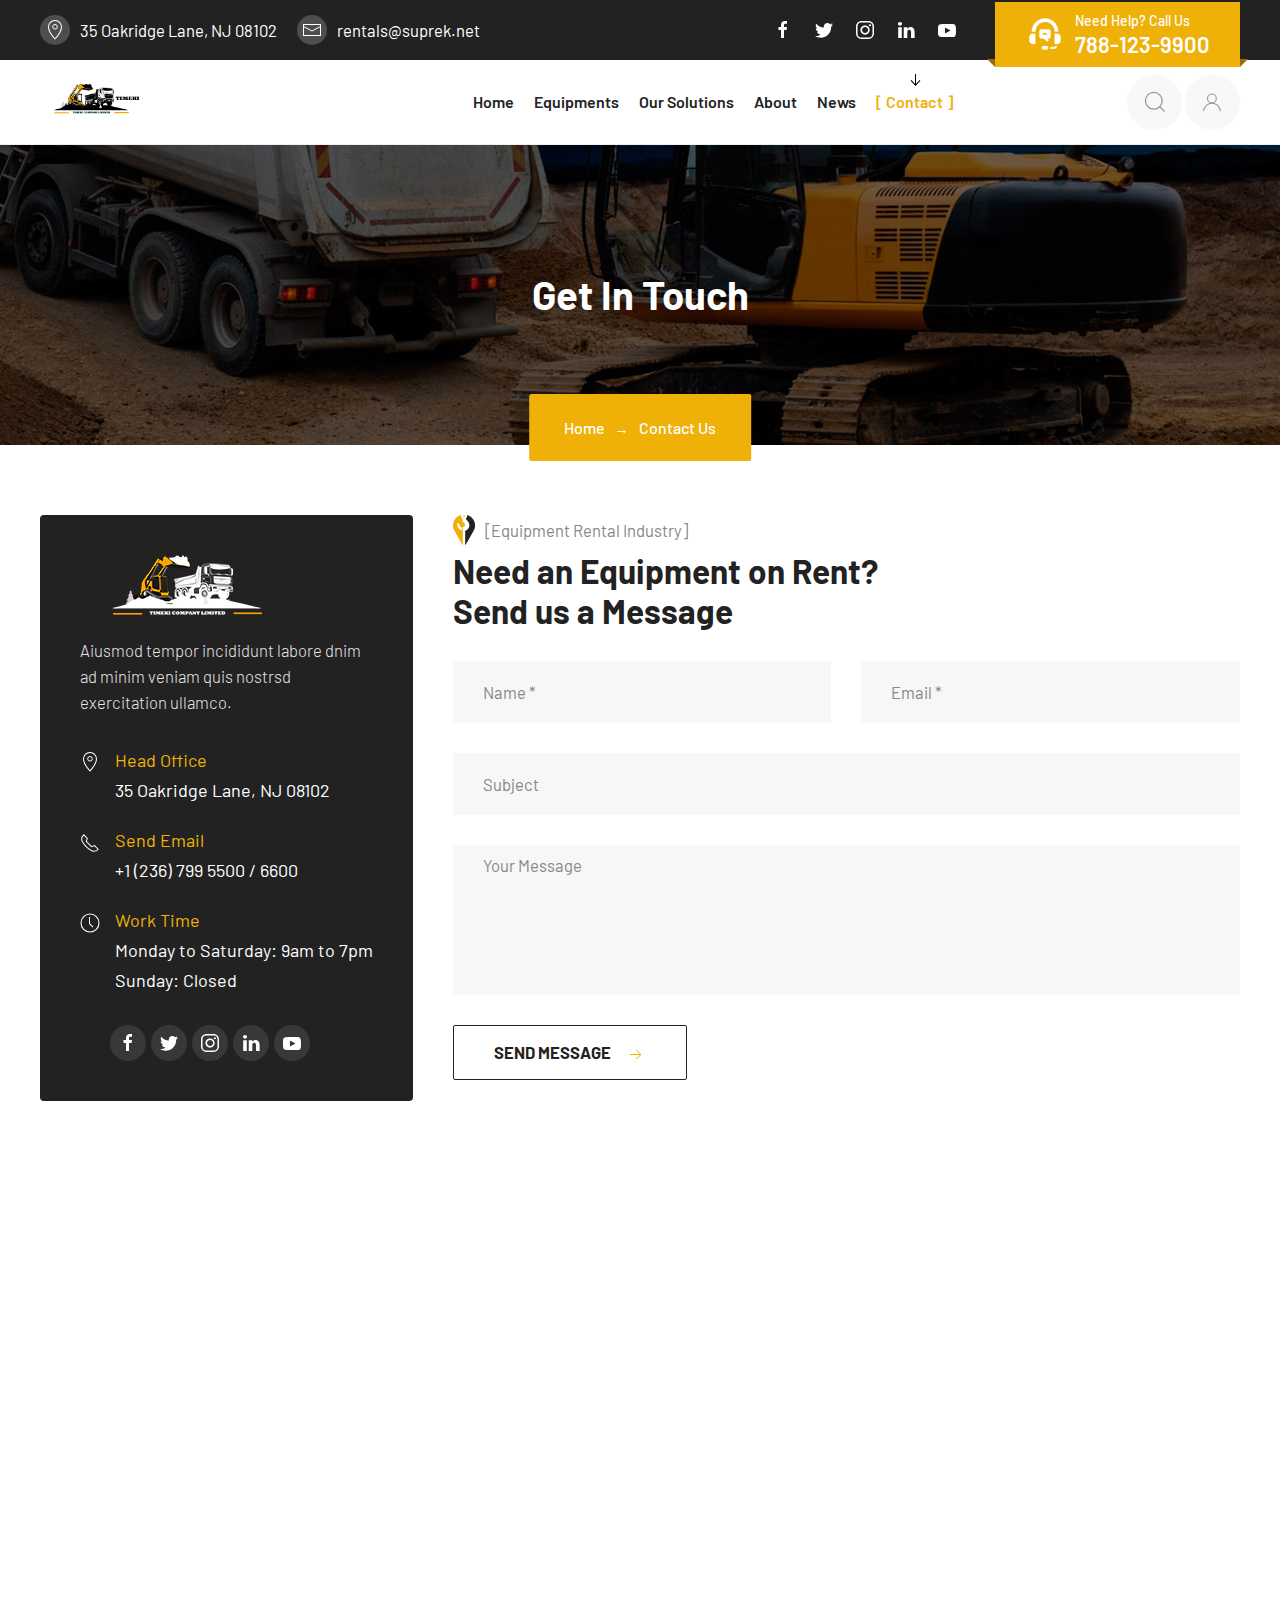
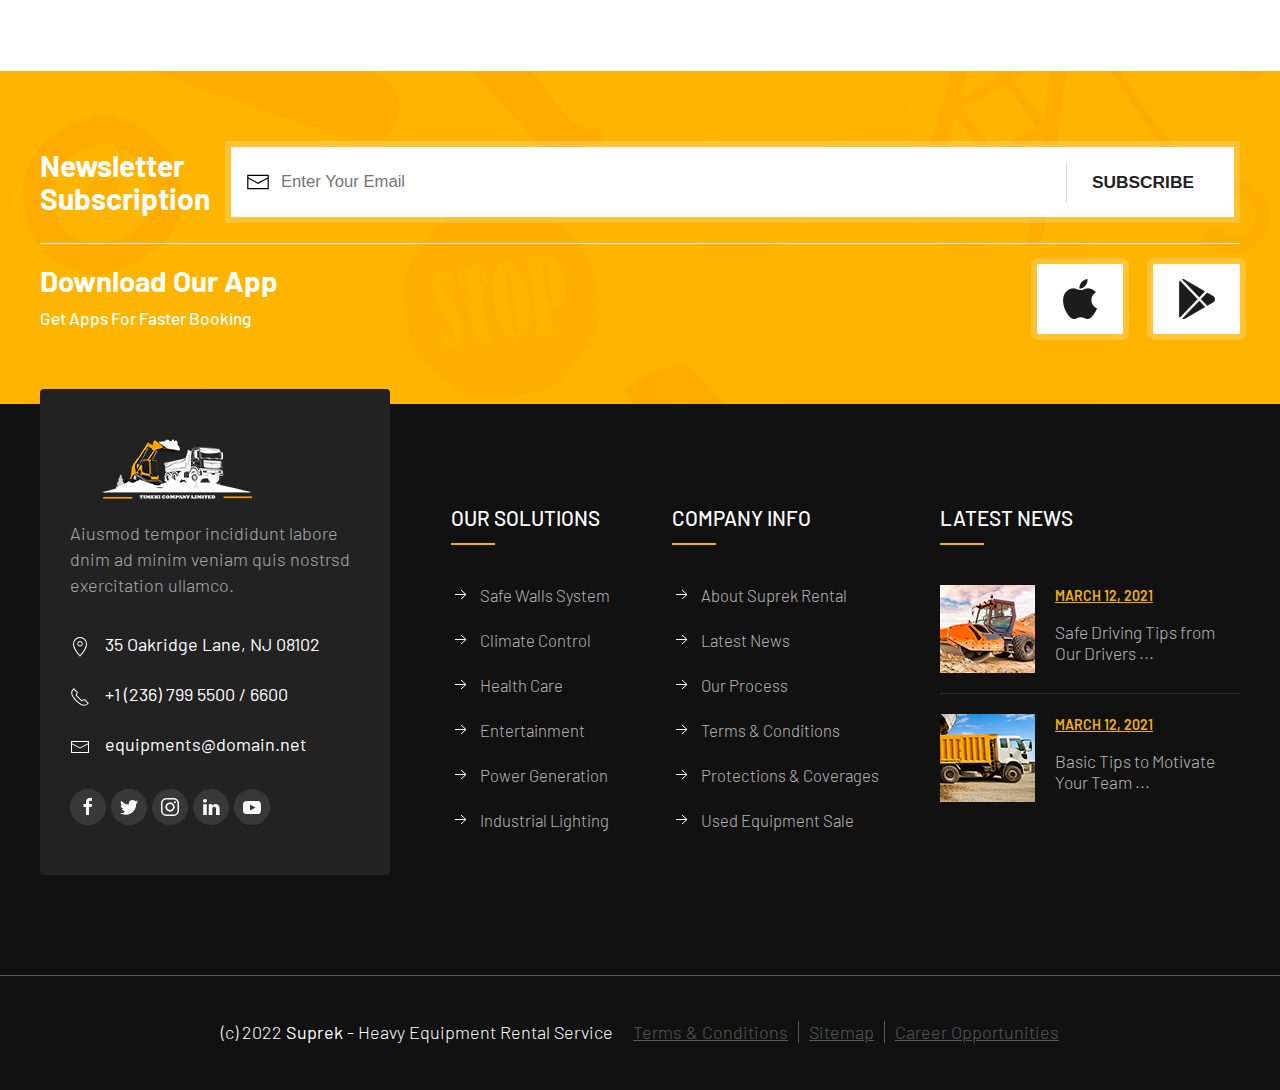
<file: 12_contact-us.html>
<!DOCTYPE html>
<html lang="ru">


<!-- Mirrored from pro-theme.com/html/suprek/12_contact-us.html by HTTrack Website Copier/3.x [XR&CO'2014], Wed, 20 Nov 2024 17:34:59 GMT -->
<!-- Added by HTTrack --><meta http-equiv="content-type" content="text/html;charset=UTF-8" /><!-- /Added by HTTrack -->
<head>
    <meta charset="utf-8">
    <title>Contact</title>
    <meta content="Chernkh Mikhail" name="author">
    <meta content="Suprek - Top-Of-The-Line Equipment Rentals" name="description">
    <meta name="viewport" content="width=device-width, initial-scale=1.0">
    <meta name="HandheldFriendly" content="true">
    <meta name="format-detection" content="telephone=no">
    <meta content="IE=edge" http-equiv="X-UA-Compatible">
    <link rel="shortcut icon" href="assets/img/favicon.png" type="image/x-icon">
    <link rel="stylesheet" href="assets/css/libs.min.css">
    <link rel="stylesheet" href="assets/css/main.css">
</head>

<body class="page-contact">
    <div class="page-wrapper">
        <header class="page-header --two-line">
            <div class="page-header__top-line">
                <div class="uk-container">
                    <div class="page-header__inner">
                        <div class="page-header__contacts-list">
                            <ul>
                                <li><a href="https://goo.gl/maps/RwFh5b8Po1pdxBS19" target="_blank"><span data-uk-icon="location"></span><span>35 Oakridge Lane, NJ 08102</span></a></li>
                                <li><a href="mailto:rentals@suprek.net"><span data-uk-icon="mail"></span><span>rentals@suprek.net</span></a></li>
                            </ul>
                        </div>
                        <div class="page-header__social">
                            <ul class="social">
                                <li class="social__item"><a class="social__link" href="http://www.facebook.com/" target="_blank"><span data-uk-icon="facebook"></span></a></li>
                                <li class="social__item"><a class="social__link" href="http://www.twitter.com/" target="_blank"><span data-uk-icon="twitter"></span></a></li>
                                <li class="social__item"><a class="social__link" href="http://www.instagram.com/" target="_blank"><span data-uk-icon="instagram"></span></a></li>
                                <li class="social__item"><a class="social__link" href="http://www.linkedin.com/" target="_blank"><span data-uk-icon="linkedin"></span></a></li>
                                <li class="social__item"><a class="social__link" href="http://www.youtube.com/" target="_blank"><span data-uk-icon="youtube"></span></a></li>
                            </ul>
                        </div>
                        <div class="page-header__contacts"><a class="contacts-block" href="tel:17881239911"><span>Need Help? Call Us</span><strong>788-123-9900</strong></a></div>
                    </div>
                </div>
            </div>
            <div class="page-header__bottom-line" data-uk-sticky>
                <div class="uk-container">
                    <div class="page-header__inner">
                        <div class="page-header__logo"><a class="logo" href="index.html"><img src="assets/img/logo.png" alt="image"></a></div>
                        <div class="page-header__mainmenu">
                            <ul class="uk-navbar-nav" data-uk-navbar>
                                <li><a href="index.html"><span>Home</span></a>
                                    <div class="uk-navbar-dropdown">
                                        <ul class="uk-nav uk-navbar-dropdown-nav">
                                            <li><a href="index.html">Home 1</a>
                                                <div class="uk-navbar-dropdown">
                                                    <ul class="uk-nav uk-navbar-dropdown-nav">
                                                        <li><a href="index.html">Home 1</a></li>
                                                        <li><a href="02_home.html">Home 2</a></li>
                                                    </ul>
                                                </div>
                                            </li>
                                            <li><a href="02_home.html">Home 2</a></li>
                                        </ul>
                                    </div>
                                </li>
                                <li><a href="03_equipment-categories.html"><span>Equipments</span></a>
                                    <div class="uk-navbar-dropdown">
                                        <ul class="uk-nav uk-navbar-dropdown-nav">
                                            <li><a href="03_equipment-categories.html">Equipment categories 1</a></li>
                                            <li><a href="04_equipment-categories.html">Equipment categories 2</a></li>
                                            <li><a href="05_all-equipments-list.html">All equipments list</a></li>
                                            <li><a href="06_all-equipments-grid.html">All equipments grid</a></li>
                                            <li><a href="07_equipment-detail.html">Equipment detail</a></li>
                                        </ul>
                                    </div>
                                </li>
                                <li><a href="07_equipment-detail.html"><span>Our Solutions</span></a></li>
                                <li><a href="11_about-us.html"><span>About</span></a></li>
                                <li><a href="08_blog-grid.html"><span>News</span></a>
                                    <div class="uk-navbar-dropdown">
                                        <ul class="uk-nav uk-navbar-dropdown-nav">
                                            <li><a href="08_blog-grid.html">Blog grid</a></li>
                                            <li><a href="09_blog-default.html">Blog default</a></li>
                                            <li><a href="10_blog-post.html">Blog post</a></li>
                                        </ul>
                                    </div>
                                </li>
                                <li class="uk-active"><a href="12_contact-us.html"><span>Contact</span></a></li>
                            </ul>
                        </div>
                        <div class="page-header__search">
                            <div class="search-full"><a class="uk-icon-button" href="#modal-search-full" data-uk-search-icon data-uk-toggle></a>
                                <div class="uk-modal-full uk-modal" id="modal-search-full" data-uk-modal>
                                    <div class="uk-modal-dialog uk-flex uk-flex-center uk-flex-middle" data-uk-height-viewport><button class="uk-modal-close-full" type="button" data-uk-close></button>
                                        <form class="uk-search uk-search-large"><input class="uk-search-input uk-text-center" type="search" placeholder="Search" autofocus></form>
                                    </div>
                                </div>
                            </div>
                        </div>
                        <div class="page-header__user"><a class="uk-icon-button" href="#!" data-uk-icon="user"></a></div>
                        <div class="page-header__mobile-menu-btn"><button data-uk-toggle="target: #offcanvas" type="button"><span data-uk-icon="menu"></span></button></div>
                    </div>
                </div>
            </div>
        </header>
        <main class="page-main">
            <div class="page-head">
                <div class="page-head__bg" style="background-image: url(assets/img/bg_page-contact.jpg)">
                    <div class="page-head__title">Get In Touch</div>
                    <div class="page-head__breadcrumb">
                        <ul class="uk-breadcrumb">
                            <li><a href="https://pro-theme.com/">Home</a></li>
                            <li><span>Contact Us</span></li>
                        </ul>
                    </div>
                </div>
            </div>
            <div class="page-content">
                <div class="uk-section uk-container">
                    <div class="contact-page-box">
                        <div class="uk-grid" data-uk-grid>
                            <div class="uk-width-1-3@m">
                                <div class="contact-page-sidebar"><a class="footer-logo" href="https://pro-theme.com/"><img src="assets/img/logo-white.png" alt="image"></a>
                                    <p>Aiusmod tempor incididunt labore dnim ad minim veniam quis nostrsd exercitation ullamco.</p>
                                    <ul class="contacts-list">
                                        <li><a href="https://goo.gl/maps/RwFh5b8Po1pdxBS19" target="_blank"><span data-uk-icon="location"></span>
                                                <div><span class="label">Head Office</span><span>35 Oakridge Lane, NJ 08102</span></div>
                                            </a></li>
                                        <li><a href="tel:12367995500/6600"><span data-uk-icon="receiver"></span>
                                                <div><span class="label">Send Email</span><span>+1 (236) 799 5500 / 6600</span></div>
                                            </a></li>
                                        <li><a href="mailto:equipments@domain.net"><span data-uk-icon="clock"></span>
                                                <div><span class="label">Work Time</span><span>Monday to Saturday: 9am to 7pm<br> Sunday: Closed</span></div>
                                            </a></li>
                                    </ul>
                                    <ul class="social">
                                        <li><a href="http://www.facebook.com/" target="_blank"><span data-uk-icon="facebook"></span></a></li>
                                        <li><a href="http://www.twitter.com/" target="_blank"><span data-uk-icon="twitter"></span></a></li>
                                        <li><a href="http://www.instagram.com/" target="_blank"><span data-uk-icon="instagram"></span></a></li>
                                        <li><a href="http://www.linkedin.com/" target="_blank"><span data-uk-icon="linkedin"></span></a></li>
                                        <li><a href="http://www.youtube.com/" target="_blank"><span data-uk-icon="youtube"></span></a></li>
                                    </ul>
                                </div>
                            </div>
                            <div class="uk-width-2-3@m">
                                <div class="block-form">
                                    <div class="section-title"><span>[Equipment Rental Industry]</span>
                                        <h3>Need an Equipment on Rent?<br> Send us a Message</h3>
                                    </div>
                                    <div class="section-content">
                                        <form action="#!">
                                            <!-- Hidden Required Fields -->
                                            <input type="hidden" name="project_name" value="Suprek - Top-Of-The-Line Equipment Rentals">
                                            <input type="hidden" name="admin_email" value="test@gmail.com">
                                            <input type="hidden" name="form_subject" value="Form Contacts page">
                                            <!-- END Hidden Required Fields -->
                                            <div class="uk-grid uk-grid-medium uk-child-width-1-2@s" data-uk-grid>
                                                <div><input class="uk-input uk-form-large" type="text" placeholder="Name *"></div>
                                                <div><input class="uk-input uk-form-large" type="text" placeholder="Email *"></div>
                                                <div class="uk-width-1-1"><input class="uk-input uk-form-large" type="text" placeholder="Subject"></div>
                                                <div class="uk-width-1-1"><textarea class="uk-textarea uk-form-large" placeholder="Your Message"></textarea></div>
                                                <div><button class="uk-button uk-button-default uk-button-large" type="submit"><span>Send message</span><span data-uk-icon="arrow-right"></span></button></div>
                                            </div>
                                        </form>
                                    </div>
                                </div>
                            </div>
                        </div>
                    </div>
                </div>
            </div>
            <div class="contacts-map"><iframe src="https://www.google.com/maps/embed?pb=!1m18!1m12!1m3!1d12233.178242503007!2d-75.12062315790071!3d39.9571665186268!2m3!1f0!2f0!3f0!3m2!1i1024!2i768!4f13.1!3m3!1m2!1s0x89c6c8f752067afb%3A0x31a9a3edb6f9b368!2z0JrQsNC80LTQtdC9LCDQndGM0Y4t0JTQttC10YDRgdC4IDA4MTAyLCDQodCo0JA!5e0!3m2!1sru!2sua!4v1608217970812!5m2!1sru!2sua"></iframe></div>
        </main>
        <section class="newsletter">
            <div class="uk-section uk-container uk-container-xlarge">
                <div class="newsletter__inner">
                    <div class="newsletter-form">
                        <div class="newsletter-form__title">
                            <h4>Newsletter<br> Subscription</h4>
                        </div>
                        <div class="newsletter-form__form">
                            <form action="#!">
                                <!-- Hidden Required Fields -->
                                <input type="hidden" name="project_name" value="Suprek - Top-Of-The-Line Equipment Rentals">
                                <input type="hidden" name="admin_email" value="test@gmail.com">
                                <input type="hidden" name="form_subject" value="Newsletter Subscription">
                                <!-- END Hidden Required Fields --><input type="email" name="email" placeholder="Enter Your Email"><button type="submit">Subscribe</button>
                            </form>
                        </div>
                    </div>
                    <div class="download-app">
                        <div class="download-app__title">
                            <h4>Download Our App</h4>
                            <p>Get Apps For Faster Booking</p>
                        </div>
                        <div class="download-app__links"><a class="download-link" href="https://www.apple.com/ua/app-store/" target="_blank"><img src="assets/img/appstore.png" alt="appstore"></a><a class="download-link" href="https://play.google.com/" target="_blank"><img src="assets/img/googleplay.png" alt="appstore"></a></div>
                    </div>
                </div>
            </div>
        </section>
        <footer class="page-footer">
            <div class="page-footer__top">
                <div class="uk-container uk-container-large">
                    <div class="page-footer__inner">
                        <div class="page-footer__contacts"><a class="footer-logo" href="https://pro-theme.com/"><img src="assets/img/logo-white.png" alt="image"></a>
                            <p>Aiusmod tempor incididunt labore dnim ad minim veniam quis nostrsd exercitation ullamco.</p>
                            <ul class="contacts-list">
                                <li><a href="https://goo.gl/maps/XdgZbYX9V62UpBwc7" target="_blank"><span data-uk-icon="location"></span><span>35 Oakridge Lane, NJ 08102</span></a></li>
                                <li><a href="tel:12367995500/6600"><span data-uk-icon="receiver"></span><span>+1 (236) 799 5500 / 6600</span></a></li>
                                <li><a href="mailto:equipments@domain.net"><span data-uk-icon="mail"></span><span>equipments@domain.net</span></a></li>
                            </ul>
                            <ul class="social">
                                <li><a href="http://www.facebook.com/" target="_blank"><span data-uk-icon="facebook"></span></a></li>
                                <li><a href="http://www.twitter.com/" target="_blank"><span data-uk-icon="twitter"></span></a></li>
                                <li><a href="http://www.instagram.com/" target="_blank"><span data-uk-icon="instagram"></span></a></li>
                                <li><a href="http://www.linkedin.com/" target="_blank"><span data-uk-icon="linkedin"></span></a></li>
                                <li><a href="http://www.youtube.com/" target="_blank"><span data-uk-icon="youtube"></span></a></li>
                            </ul>
                        </div>
                        <div class="page-footer__menu">
                            <h4>OuR Solutions</h4>
                            <ul class="uk-nav">
                                <li><a href="page-typography.html">Safe Walls System</a></li>
                                <li><a href="page-typography.html">Climate Control</a></li>
                                <li><a href="page-typography.html">Health Care</a></li>
                                <li><a href="page-typography.html">Entertainment</a></li>
                                <li><a href="page-typography.html">Power Generation</a></li>
                                <li><a href="page-typography.html">Industrial Lighting</a></li>
                            </ul>
                        </div>
                        <div class="page-footer__menu">
                            <h4>COMPANY INFO</h4>
                            <ul class="uk-nav">
                                <li><a href="page-typography.html">About Suprek Rental</a></li>
                                <li><a href="page-typography.html">Latest News</a></li>
                                <li><a href="page-typography.html">Our Process</a></li>
                                <li><a href="page-typography.html">Terms & Conditions</a></li>
                                <li><a href="page-typography.html">Protections & Coverages</a></li>
                                <li><a href="page-typography.html">Used Equipment Sale</a></li>
                            </ul>
                        </div>
                        <div class="page-footer__news">
                            <h4>Latest News</h4>
                            <ul class="news-list">
                                <li>
                                    <div class="news-list-item"><img class="news-list-item__img" src="assets/img/news-item-1.jpg" alt="news">
                                        <div class="news-list-item__info"><span class="news-list-item__date">March 12, 2021</span><a class="news-list-item__title" href="10_blog-post.html">Safe Driving Tips from Our Drivers ...</a></div>
                                    </div>
                                </li>
                                <li>
                                    <div class="news-list-item"><img class="news-list-item__img" src="assets/img/news-item-2.jpg" alt="news">
                                        <div class="news-list-item__info"><span class="news-list-item__date">March 12, 2021</span><a class="news-list-item__title" href="10_blog-post.html">Basic Tips to Motivate Your Team ...</a></div>
                                    </div>
                                </li>
                            </ul>
                        </div>
                    </div>
                </div>
            </div>
            <div class="page-footer__bottom">
                <div class="uk-container uk-container-large">
                    <div class="page-footer__copy"><span>(c) 2022 <b>Suprek</b> - Heavy Equipment Rental Service</span><a href="page-typography.html">Terms & Conditions</a><a href="page-typography.html">Sitemap</a><a href="page-typography.html">Career Opportunities</a></div>
                </div>
            </div>
        </footer>
        <div id="offcanvas" data-uk-offcanvas="mode: reveal; overlay: true">
            <div class="uk-offcanvas-bar uk-flex uk-flex-column uk-flex-between"><button class="uk-offcanvas-close" type="button" data-uk-close></button>
                <div class="uk-margin-bottom"><a class="logo uk-margin-bottom" href="https://pro-theme.com/"><img src="assets/img/logo-white.png" alt="image"></a>
                    <ul class="uk-nav uk-nav-default uk-nav-parent-icon" data-uk-nav>
                        <li class="uk-parent"><a href="index.html"><span>Home</span></a>
                            <ul class="uk-nav-sub">
                                <li><a href="index.html">Home 1</a></li>
                                <li><a href="02_home.html">Home 2</a></li>
                            </ul>
                        </li>
                        <li class="uk-parent"><a href="03_equipment-categories.html"><span>Equipments</span></a>
                            <ul class="uk-nav-sub">
                                <li><a href="03_equipment-categories.html">Equipment categories 1</a></li>
                                <li><a href="04_equipment-categories.html">Equipment categories 2</a></li>
                                <li><a href="05_all-equipments-list.html">All equipments list</a></li>
                                <li><a href="06_all-equipments-grid.html">All equipments grid</a></li>
                                <li><a href="07_equipment-detail.html">Equipment detail</a></li>
                            </ul>
                        </li>
                        <li><a href="07_equipment-detail.html"><span>Our Solutions</span></a></li>
                        <li><a href="11_about-us.html"><span>About</span></a></li>
                        <li class="uk-parent"><a href="08_blog-grid.html"><span>News</span></a>
                            <ul class="uk-nav-sub">
                                <li><a href="08_blog-grid.html">Blog grid</a></li>
                                <li><a href="09_blog-default.html">Blog default</a></li>
                                <li><a href="10_blog-post.html">Blog post</a></li>
                            </ul>
                        </li>
                        <li class="uk-active"><a href="12_contact-us.html"><span>Contact</span></a></li>
                    </ul>
                </div>
                <div class="uk-margin"><a class="contacts-block" href="tel:17881239911"><span>Need Help? Call Us</span><strong>(+1) 788-123-9911</strong></a></div>
            </div>
        </div>
    </div>
    <script src="assets/js/libs.js"></script>
    <script src="assets/js/main.js"></script>
</body>


<!-- Mirrored from pro-theme.com/html/suprek/12_contact-us.html by HTTrack Website Copier/3.x [XR&CO'2014], Wed, 20 Nov 2024 17:35:00 GMT -->
</html>
</file>
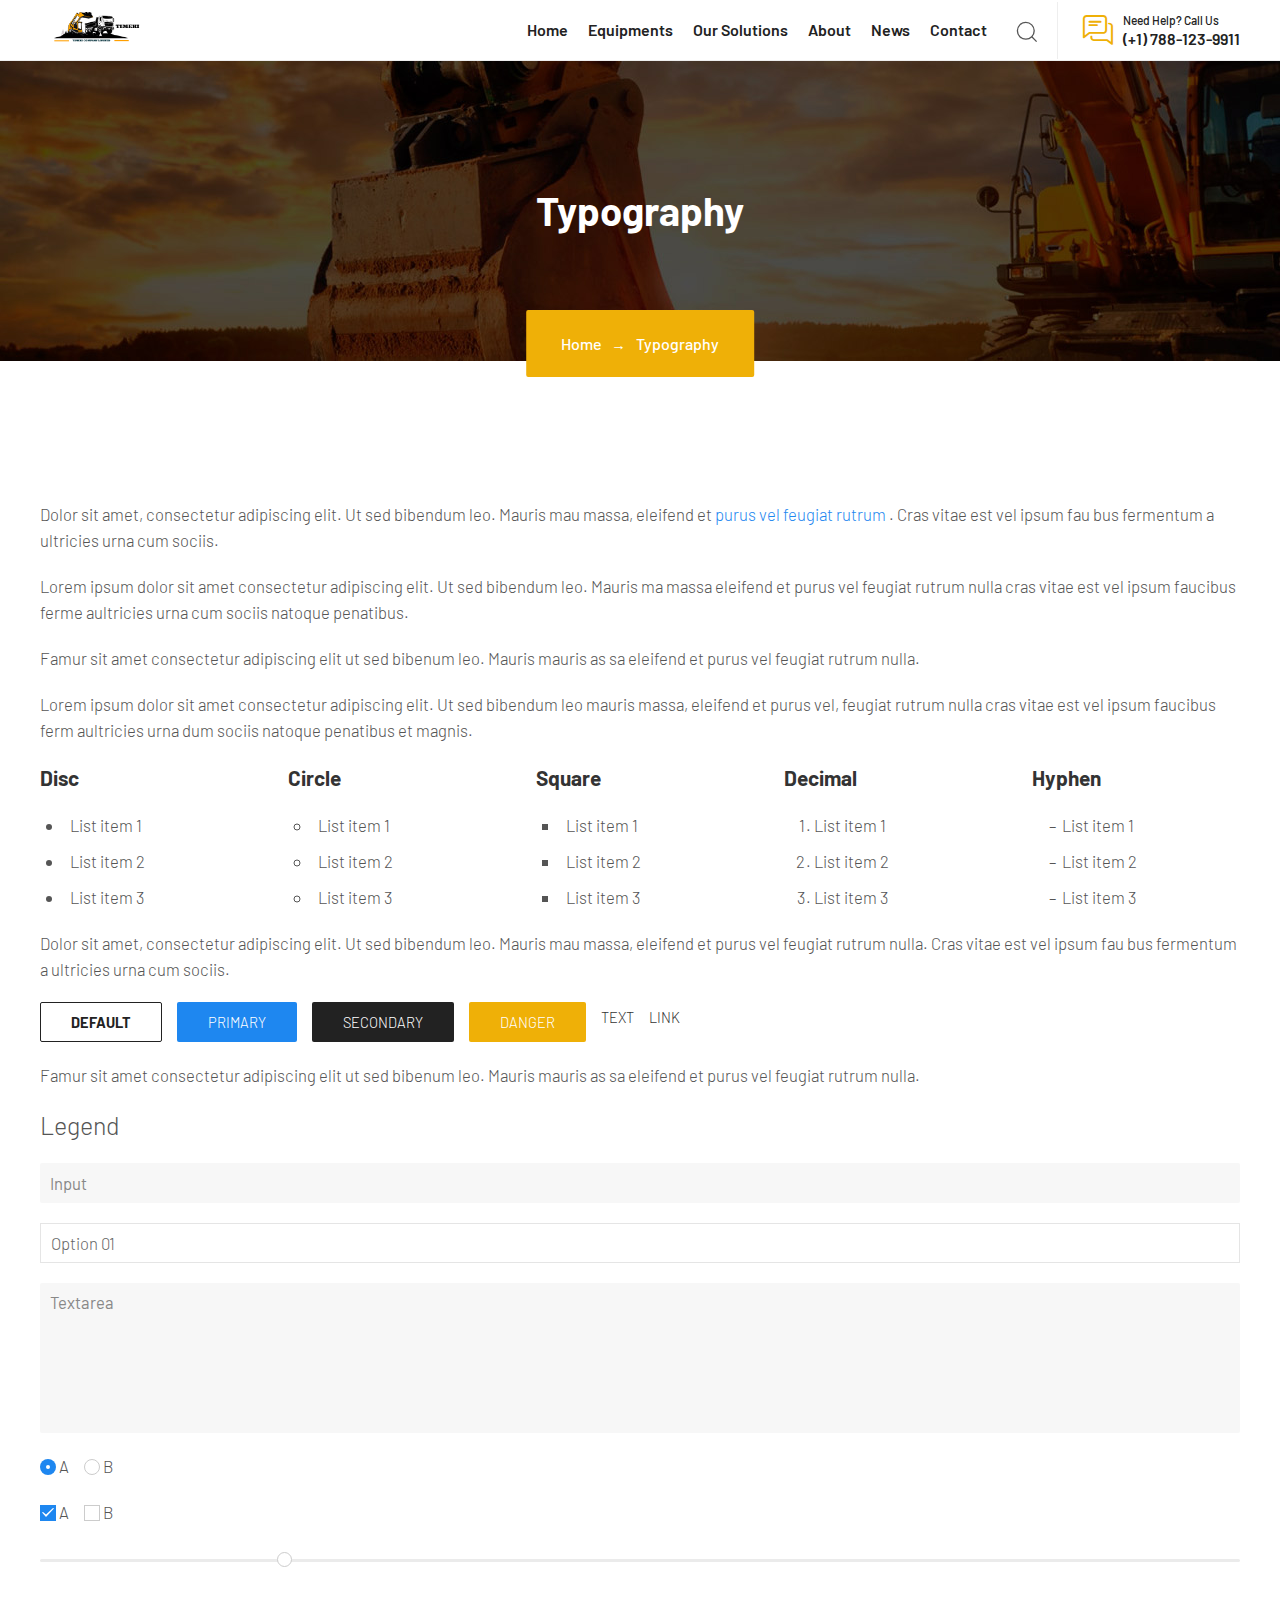
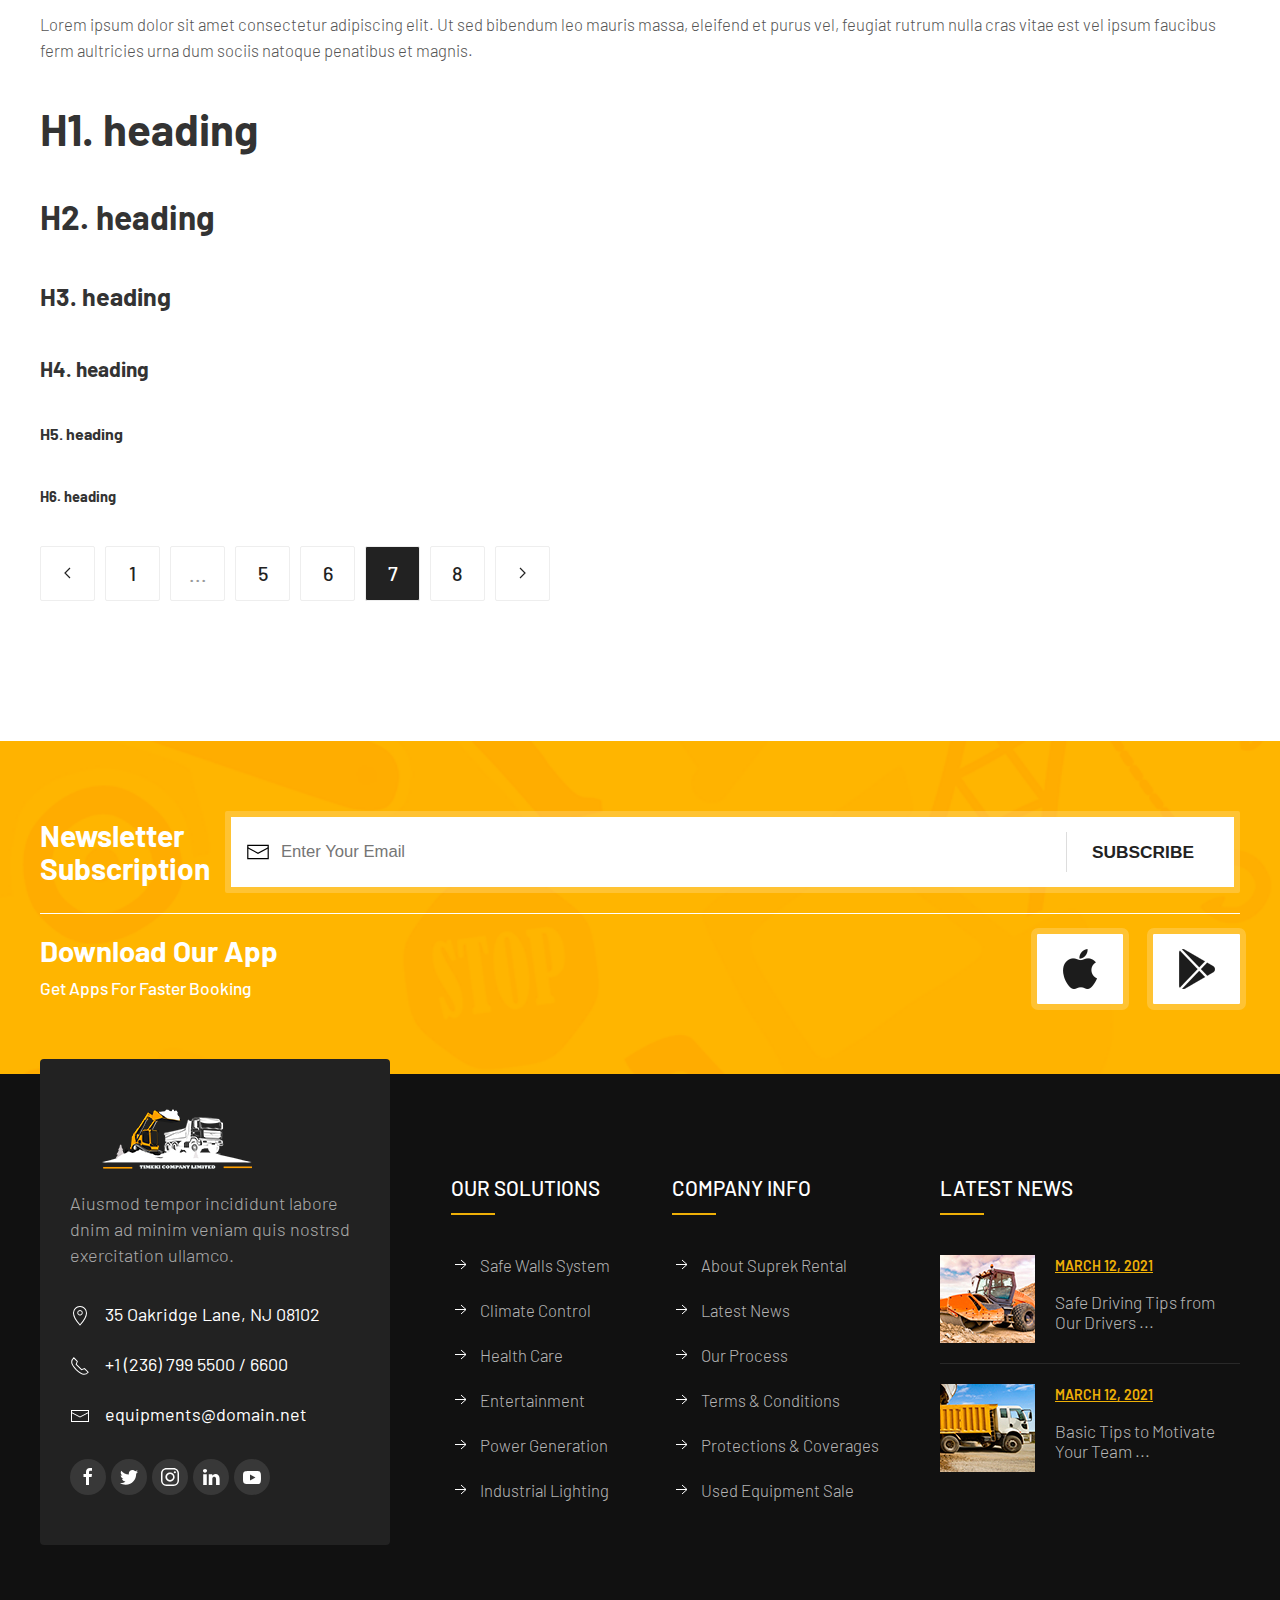
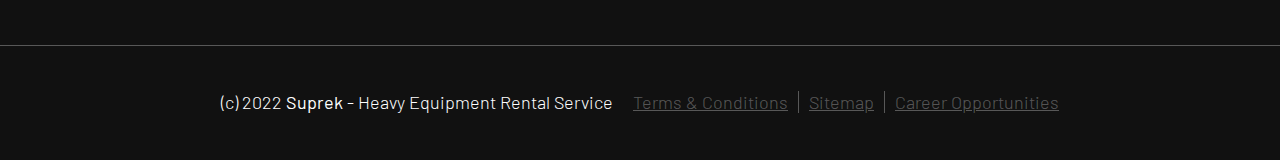
<file: page-typography.html>
<!DOCTYPE html>
<html lang="ru">


<!-- Mirrored from pro-theme.com/html/suprek/page-typography.html by HTTrack Website Copier/3.x [XR&CO'2014], Wed, 20 Nov 2024 17:35:00 GMT -->
<!-- Added by HTTrack --><meta http-equiv="content-type" content="text/html;charset=UTF-8" /><!-- /Added by HTTrack -->
<head>
    <meta charset="utf-8">
    <title>Typography</title>
    <meta content="Chernkh Mikhail" name="author">
    <meta content="Suprek - Top-Of-The-Line Equipment Rentals" name="description">
    <meta name="viewport" content="width=device-width, initial-scale=1.0">
    <meta name="HandheldFriendly" content="true">
    <meta name="format-detection" content="telephone=no">
    <meta content="IE=edge" http-equiv="X-UA-Compatible">
    <link rel="shortcut icon" href="assets/img/favicon.png" type="image/x-icon">
    <link rel="stylesheet" href="assets/css/libs.min.css">
    <link rel="stylesheet" href="assets/css/main.css">
</head>

<body class="page-typography">
    <div class="page-wrapper">
        <header class="page-header" data-uk-sticky>
            <div class="uk-container-expand">
                <div class="page-header__inner">
                    <div class="page-header__logo"><a class="logo" href="index.html"><img src="assets/img/logo.png" alt="image"><span>[Top-Of-The-Line Equipment Rentals]</span></a></div>
                    <div class="page-header__mainmenu">
                        <ul class="uk-navbar-nav" data-uk-navbar>
                            <li><a href="index.html"><span>Home</span></a>
                                <div class="uk-navbar-dropdown">
                                    <ul class="uk-nav uk-navbar-dropdown-nav">
                                        <li><a href="index.html">Home 1</a>
                                            <div class="uk-navbar-dropdown">
                                                <ul class="uk-nav uk-navbar-dropdown-nav">
                                                    <li><a href="index.html">Home 1</a></li>
                                                    <li><a href="02_home.html">Home 2</a></li>
                                                </ul>
                                            </div>
                                        </li>
                                        <li><a href="02_home.html">Home 2</a></li>
                                    </ul>
                                </div>
                            </li>
                            <li><a href="03_equipment-categories.html"><span>Equipments</span></a>
                                <div class="uk-navbar-dropdown">
                                    <ul class="uk-nav uk-navbar-dropdown-nav">
                                        <li><a href="03_equipment-categories.html">Equipment categories 1</a></li>
                                        <li><a href="04_equipment-categories.html">Equipment categories 2</a></li>
                                        <li><a href="05_all-equipments-list.html">All equipments list</a></li>
                                        <li><a href="06_all-equipments-grid.html">All equipments grid</a></li>
                                        <li><a href="07_equipment-detail.html">Equipment detail</a></li>
                                    </ul>
                                </div>
                            </li>
                            <li><a href="07_equipment-detail.html"><span>Our Solutions</span></a></li>
                            <li><a href="11_about-us.html"><span>About</span></a></li>
                            <li><a href="08_blog-grid.html"><span>News</span></a>
                                <div class="uk-navbar-dropdown">
                                    <ul class="uk-nav uk-navbar-dropdown-nav">
                                        <li><a href="08_blog-grid.html">Blog grid</a></li>
                                        <li><a href="09_blog-default.html">Blog default</a></li>
                                        <li><a href="10_blog-post.html">Blog post</a></li>
                                    </ul>
                                </div>
                            </li>
                            <li><a href="12_contact-us.html"><span>Contact</span></a></li>
                        </ul>
                    </div>
                    <div class="page-header__search">
                        <div class="search-full"><a href="#modal-search-full" data-uk-search-icon data-uk-toggle></a>
                            <div class="uk-modal-full uk-modal" id="modal-search-full" data-uk-modal>
                                <div class="uk-modal-dialog uk-flex uk-flex-center uk-flex-middle" data-uk-height-viewport><button class="uk-modal-close-full" type="button" data-uk-close></button>
                                    <form class="uk-search uk-search-large"><input class="uk-search-input uk-text-center" type="search" placeholder="Search" autofocus></form>
                                </div>
                            </div>
                        </div>
                    </div>
                    <div class="page-header__contacts"><a class="contacts-block" href="tel:17881239911"><span>Need Help? Call Us</span><strong>(+1) 788-123-9911</strong></a></div>
                    <div class="page-header__mobile-menu-btn"><button data-uk-toggle="target: #offcanvas" type="button"><span data-uk-icon="menu"></span></button></div>
                </div>
            </div>
        </header>
        <main class="page-main">
            <div class="page-head">
                <div class="page-head__bg" style="background-image: url(assets/img/bg_page-categories-1.jpg)">
                    <div class="page-head__title">Typography</div>
                    <div class="page-head__breadcrumb">
                        <ul class="uk-breadcrumb">
                            <li><a href="https://pro-theme.com/">Home</a></li>
                            <li><span>Typography</span></li>
                        </ul>
                    </div>
                </div>
            </div>
            <div class="page-content">
                <div class="uk-section-large uk-container">
                    <p>Dolor sit amet, consectetur adipiscing elit. Ut sed bibendum leo. Mauris mau massa, eleifend et <a class="uk-link" href="#!">purus vel feugiat rutrum</a> . Cras vitae est vel ipsum fau bus fermentum a ultricies urna cum sociis.</p>
                    <p>Lorem ipsum dolor sit amet consectetur adipiscing elit. Ut sed bibendum leo. Mauris ma massa eleifend et purus vel feugiat rutrum nulla cras vitae est vel ipsum faucibus ferme aultricies urna cum sociis natoque penatibus.</p>
                    <p>Famur sit amet consectetur adipiscing elit ut sed bibenum leo. Mauris mauris as sa eleifend et purus vel feugiat rutrum nulla.</p>
                    <p>Lorem ipsum dolor sit amet consectetur adipiscing elit. Ut sed bibendum leo mauris massa, eleifend et purus vel, feugiat rutrum nulla cras vitae est vel ipsum faucibus ferm aultricies urna dum sociis natoque penatibus et magnis.</p>
                    <div class="uk-child-width-expand@s" data-uk-grid>
                        <div>
                            <h4>Disc</h4>
                            <ul class="uk-list uk-list-disc">
                                <li>List item 1</li>
                                <li>List item 2</li>
                                <li>List item 3</li>
                            </ul>
                        </div>
                        <div>
                            <h4>Circle</h4>
                            <ul class="uk-list uk-list-circle">
                                <li>List item 1</li>
                                <li>List item 2</li>
                                <li>List item 3</li>
                            </ul>
                        </div>
                        <div>
                            <h4>Square</h4>
                            <ul class="uk-list uk-list-square">
                                <li>List item 1</li>
                                <li>List item 2</li>
                                <li>List item 3</li>
                            </ul>
                        </div>
                        <div>
                            <h4>Decimal</h4>
                            <ul class="uk-list uk-list-decimal">
                                <li>List item 1</li>
                                <li>List item 2</li>
                                <li>List item 3</li>
                            </ul>
                        </div>
                        <div>
                            <h4>Hyphen</h4>
                            <ul class="uk-list uk-list-hyphen">
                                <li>List item 1</li>
                                <li>List item 2</li>
                                <li>List item 3</li>
                            </ul>
                        </div>
                    </div>
                    <p>Dolor sit amet, consectetur adipiscing elit. Ut sed bibendum leo. Mauris mau massa, eleifend et purus vel feugiat rutrum nulla. Cras vitae est vel ipsum fau bus fermentum a ultricies urna cum sociis.</p>
                    <div class="uk-grid-small uk-child-width-auto@s" data-uk-grid>
                        <div><button class="uk-button uk-button-default">Default</button></div>
                        <div><button class="uk-button uk-button-primary">Primary</button></div>
                        <div><button class="uk-button uk-button-secondary">Secondary</button></div>
                        <div><button class="uk-button uk-button-danger">Danger</button></div>
                        <div><button class="uk-button uk-button-text">Text</button></div>
                        <div><button class="uk-button uk-button-link">Link</button></div>
                    </div>
                    <p>Famur sit amet consectetur adipiscing elit ut sed bibenum leo. Mauris mauris as sa eleifend et purus vel feugiat rutrum nulla.</p>
                    <form action="#!">
                        <fieldset class="uk-fieldset">
                            <legend class="uk-legend">Legend</legend>
                            <div class="uk-margin"><input class="uk-input" type="text" placeholder="Input"></div>
                            <div class="uk-margin"><select class="uk-select">
                                    <option>Option 01</option>
                                    <option>Option 02</option>
                                </select></div>
                            <div class="uk-margin"><textarea class="uk-textarea" rows="5" placeholder="Textarea"></textarea></div>
                            <div class="uk-margin uk-grid-small uk-child-width-auto uk-grid"><label><input class="uk-radio" type="radio" name="radio2" checked> A</label><label><input class="uk-radio" type="radio" name="radio2"> B</label></div>
                            <div class="uk-margin uk-grid-small uk-child-width-auto uk-grid"><label><input class="uk-checkbox" type="checkbox" checked> A</label><label><input class="uk-checkbox" type="checkbox"> B</label></div>
                            <div class="uk-margin"><input class="uk-range" type="range" value="2" min="0" max="10" step="0.1"></div>
                        </fieldset>
                    </form>
                    <p>Lorem ipsum dolor sit amet consectetur adipiscing elit. Ut sed bibendum leo mauris massa, eleifend et purus vel, feugiat rutrum nulla cras vitae est vel ipsum faucibus ferm aultricies urna dum sociis natoque penatibus et magnis.</p>
                    <h1>H1. heading</h1>
                    <h2>H2. heading</h2>
                    <h3>H3. heading</h3>
                    <h4>H4. heading</h4>
                    <h5>H5. heading</h5>
                    <h6>H6. heading</h6>
                    <ul class="uk-pagination uk-margin-medium-top" data-uk-margin>
                        <li><a href="#"><span data-uk-pagination-previous></span></a></li>
                        <li><a href="#">1</a></li>
                        <li class="uk-disabled"><span>...</span></li>
                        <li><a href="#">5</a></li>
                        <li><a href="#">6</a></li>
                        <li class="uk-active"><span>7</span></li>
                        <li><a href="#">8</a></li>
                        <li><a href="#"><span data-uk-pagination-next></span></a></li>
                    </ul>
                </div>
            </div>
        </main>
        <section class="newsletter">
            <div class="uk-section uk-container uk-container-xlarge">
                <div class="newsletter__inner">
                    <div class="newsletter-form">
                        <div class="newsletter-form__title">
                            <h4>Newsletter<br> Subscription</h4>
                        </div>
                        <div class="newsletter-form__form">
                            <form action="#!">
                                <!-- Hidden Required Fields -->
                                <input type="hidden" name="project_name" value="Suprek - Top-Of-The-Line Equipment Rentals">
                                <input type="hidden" name="admin_email" value="test@gmail.com">
                                <input type="hidden" name="form_subject" value="Newsletter Subscription">
                                <!-- END Hidden Required Fields --><input type="email" name="email" placeholder="Enter Your Email"><button type="submit">Subscribe</button>
                            </form>
                        </div>
                    </div>
                    <div class="download-app">
                        <div class="download-app__title">
                            <h4>Download Our App</h4>
                            <p>Get Apps For Faster Booking</p>
                        </div>
                        <div class="download-app__links"><a class="download-link" href="https://www.apple.com/ua/app-store/" target="_blank"><img src="assets/img/appstore.png" alt="appstore"></a><a class="download-link" href="https://play.google.com/" target="_blank"><img src="assets/img/googleplay.png" alt="appstore"></a></div>
                    </div>
                </div>
            </div>
        </section>
        <footer class="page-footer">
            <div class="page-footer__top">
                <div class="uk-container uk-container-large">
                    <div class="page-footer__inner">
                        <div class="page-footer__contacts"><a class="footer-logo" href="https://pro-theme.com/"><img src="assets/img/logo-white.png" alt="image"></a>
                            <p>Aiusmod tempor incididunt labore dnim ad minim veniam quis nostrsd exercitation ullamco.</p>
                            <ul class="contacts-list">
                                <li><a href="https://goo.gl/maps/XdgZbYX9V62UpBwc7" target="_blank"><span data-uk-icon="location"></span><span>35 Oakridge Lane, NJ 08102</span></a></li>
                                <li><a href="tel:12367995500/6600"><span data-uk-icon="receiver"></span><span>+1 (236) 799 5500 / 6600</span></a></li>
                                <li><a href="mailto:equipments@domain.net"><span data-uk-icon="mail"></span><span>equipments@domain.net</span></a></li>
                            </ul>
                            <ul class="social">
                                <li><a href="http://www.facebook.com/" target="_blank"><span data-uk-icon="facebook"></span></a></li>
                                <li><a href="http://www.twitter.com/" target="_blank"><span data-uk-icon="twitter"></span></a></li>
                                <li><a href="http://www.instagram.com/" target="_blank"><span data-uk-icon="instagram"></span></a></li>
                                <li><a href="http://www.linkedin.com/" target="_blank"><span data-uk-icon="linkedin"></span></a></li>
                                <li><a href="http://www.youtube.com/" target="_blank"><span data-uk-icon="youtube"></span></a></li>
                            </ul>
                        </div>
                        <div class="page-footer__menu">
                            <h4>OuR Solutions</h4>
                            <ul class="uk-nav">
                                <li><a href="page-typography.html">Safe Walls System</a></li>
                                <li><a href="page-typography.html">Climate Control</a></li>
                                <li><a href="page-typography.html">Health Care</a></li>
                                <li><a href="page-typography.html">Entertainment</a></li>
                                <li><a href="page-typography.html">Power Generation</a></li>
                                <li><a href="page-typography.html">Industrial Lighting</a></li>
                            </ul>
                        </div>
                        <div class="page-footer__menu">
                            <h4>COMPANY INFO</h4>
                            <ul class="uk-nav">
                                <li><a href="page-typography.html">About Suprek Rental</a></li>
                                <li><a href="page-typography.html">Latest News</a></li>
                                <li><a href="page-typography.html">Our Process</a></li>
                                <li><a href="page-typography.html">Terms & Conditions</a></li>
                                <li><a href="page-typography.html">Protections & Coverages</a></li>
                                <li><a href="page-typography.html">Used Equipment Sale</a></li>
                            </ul>
                        </div>
                        <div class="page-footer__news">
                            <h4>Latest News</h4>
                            <ul class="news-list">
                                <li>
                                    <div class="news-list-item"><img class="news-list-item__img" src="assets/img/news-item-1.jpg" alt="news">
                                        <div class="news-list-item__info"><span class="news-list-item__date">March 12, 2021</span><a class="news-list-item__title" href="10_blog-post.html">Safe Driving Tips from Our Drivers ...</a></div>
                                    </div>
                                </li>
                                <li>
                                    <div class="news-list-item"><img class="news-list-item__img" src="assets/img/news-item-2.jpg" alt="news">
                                        <div class="news-list-item__info"><span class="news-list-item__date">March 12, 2021</span><a class="news-list-item__title" href="10_blog-post.html">Basic Tips to Motivate Your Team ...</a></div>
                                    </div>
                                </li>
                            </ul>
                        </div>
                    </div>
                </div>
            </div>
            <div class="page-footer__bottom">
                <div class="uk-container uk-container-large">
                    <div class="page-footer__copy"><span>(c) 2022 <b>Suprek</b> - Heavy Equipment Rental Service</span><a href="page-typography.html">Terms & Conditions</a><a href="page-typography.html">Sitemap</a><a href="page-typography.html">Career Opportunities</a></div>
                </div>
            </div>
        </footer>
        <div id="offcanvas" data-uk-offcanvas="mode: reveal; overlay: true">
            <div class="uk-offcanvas-bar uk-flex uk-flex-column uk-flex-between"><button class="uk-offcanvas-close" type="button" data-uk-close></button>
                <div class="uk-margin-bottom"><a class="logo uk-margin-bottom" href="https://pro-theme.com/"><img src="assets/img/logo-white.png" alt="image"></a>
                    <ul class="uk-nav uk-nav-default uk-nav-parent-icon" data-uk-nav>
                        <li class="uk-parent"><a href="index.html"><span>Home</span></a>
                            <ul class="uk-nav-sub">
                                <li><a href="index.html">Home 1</a></li>
                                <li><a href="02_home.html">Home 2</a></li>
                            </ul>
                        </li>
                        <li class="uk-parent"><a href="03_equipment-categories.html"><span>Equipments</span></a>
                            <ul class="uk-nav-sub">
                                <li><a href="03_equipment-categories.html">Equipment categories 1</a></li>
                                <li><a href="04_equipment-categories.html">Equipment categories 2</a></li>
                                <li><a href="05_all-equipments-list.html">All equipments list</a></li>
                                <li><a href="06_all-equipments-grid.html">All equipments grid</a></li>
                                <li><a href="07_equipment-detail.html">Equipment detail</a></li>
                            </ul>
                        </li>
                        <li><a href="07_equipment-detail.html"><span>Our Solutions</span></a></li>
                        <li><a href="11_about-us.html"><span>About</span></a></li>
                        <li class="uk-parent"><a href="08_blog-grid.html"><span>News</span></a>
                            <ul class="uk-nav-sub">
                                <li><a href="08_blog-grid.html">Blog grid</a></li>
                                <li><a href="09_blog-default.html">Blog default</a></li>
                                <li><a href="10_blog-post.html">Blog post</a></li>
                            </ul>
                        </li>
                        <li><a href="12_contact-us.html"><span>Contact</span></a></li>
                    </ul>
                </div>
                <div class="uk-margin"><a class="contacts-block" href="tel:17881239911"><span>Need Help? Call Us</span><strong>(+1) 788-123-9911</strong></a></div>
            </div>
        </div>
    </div>
    <script src="assets/js/libs.js"></script>
    <script src="assets/js/main.js"></script>
</body>


<!-- Mirrored from pro-theme.com/html/suprek/page-typography.html by HTTrack Website Copier/3.x [XR&CO'2014], Wed, 20 Nov 2024 17:35:00 GMT -->
</html>
</file>
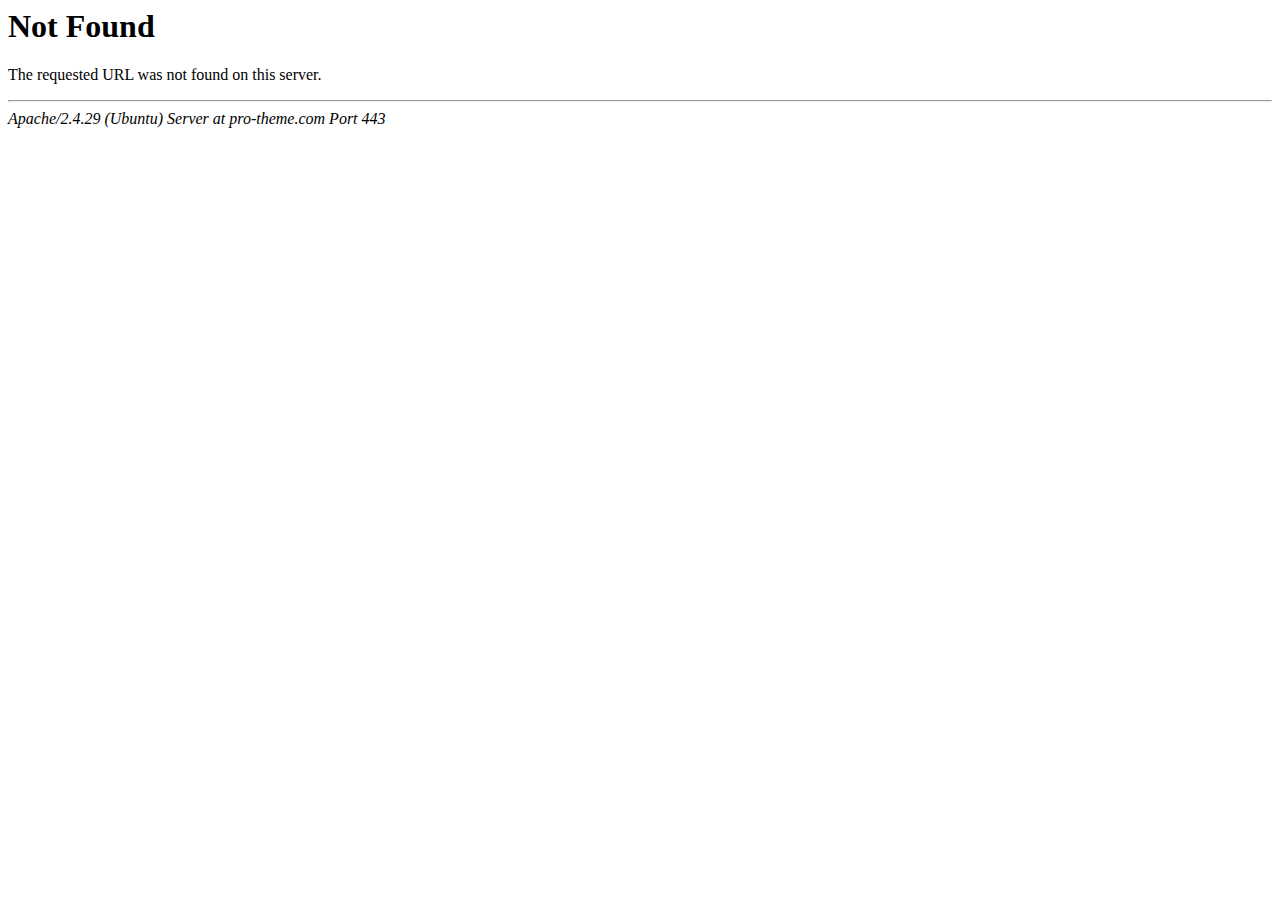
<file: assets/fonts/footable-2.html>
<!DOCTYPE HTML PUBLIC "-//IETF//DTD HTML 2.0//EN">
<html><head>
<title>404 Not Found</title>
</head><body>
<h1>Not Found</h1>
<p>The requested URL was not found on this server.</p>
<hr>
<address>Apache/2.4.29 (Ubuntu) Server at pro-theme.com Port 443</address>
</body></html>
</file>
<file: assets/css/main.css>
@charset "UTF-8";

@font-face {
  font-display: swap;
  src: url("../fonts/Barlow-ExtraLight.woff") format("woff"), url("../fonts/Barlow-ExtraLight.woff2") format("woff2");
  font-family: "Barlow";
  font-style: normal;
  font-weight: 100;
}

@font-face {
  font-display: swap;
  src: url("../fonts/Barlow-Thin.woff") format("woff"), url("../fonts/Barlow-Thin.woff2") format("woff2");
  font-family: "Barlow";
  font-style: normal;
  font-weight: 200;
}

@font-face {
  font-display: swap;
  src: url("../fonts/Barlow-Light.woff") format("woff"), url("../fonts/Barlow-Light.woff2") format("woff2");
  font-family: "Barlow";
  font-style: normal;
  font-weight: 300;
}

@font-face {
  font-display: swap;
  src: url("../fonts/Barlow-Regular.woff") format("woff"), url("../fonts/Barlow-Regular.woff2") format("woff2");
  font-family: "Barlow";
  font-style: normal;
  font-weight: 400;
}

@font-face {
  font-display: swap;
  src: url("../fonts/Barlow-Italic.woff") format("woff"), url("../fonts/Barlow-Italic.woff2") format("woff2");
  font-family: "Barlow";
  font-style: italic;
  font-weight: 400;
}

@font-face {
  font-display: swap;
  src: url("../fonts/Barlow-Medium.woff") format("woff"), url("../fonts/Barlow-Medium.woff2") format("woff2");
  font-family: "Barlow";
  font-style: normal;
  font-weight: 500;
}

@font-face {
  font-display: swap;
  src: url("../fonts/Barlow-SemiBold.woff") format("woff"), url("../fonts/Barlow-SemiBold.woff2") format("woff2");
  font-family: "Barlow";
  font-style: normal;
  font-weight: 600;
}

@font-face {
  font-display: swap;
  src: url("../fonts/Barlow-Bold.woff") format("woff"), url("../fonts/Barlow-Bold.woff2") format("woff2");
  font-family: "Barlow";
  font-style: normal;
  font-weight: 700;
}

@font-face {
  font-display: swap;
  src: url("../fonts/Barlow-ExtraBold.woff") format("woff"), url("../fonts/Barlow-ExtraBold.woff2") format("woff2");
  font-family: "Barlow";
  font-style: normal;
  font-weight: 800;
}

@font-face {
  font-display: swap;
  src: url("../fonts/Barlow-Black.woff") format("woff"), url("../fonts/Barlow-Black.woff2") format("woff2");
  font-family: "Barlow";
  font-style: normal;
  font-weight: 900;
}

[class^="ico_"],
[class*=" ico_"] {
  -webkit-box-align: center;
  -ms-flex-align: center;
  display: -webkit-inline-box;
  display: -ms-inline-flexbox;
  display: inline-flex;
  align-items: center;
  line-height: 1em;
}

html,
body {
  color: #555;
  font-family: "Barlow";
  font-size: 18px;
  font-weight: 300;
  line-height: 1.56;
}

h1,
h2,
h3,
h4,
h5,
h6 {
  font-family: "Barlow";
  font-weight: 700;
}

.section-title {
  position: relative;
  margin-bottom: 30px;
}

.section-title span {
  -webkit-box-align: center;
  -ms-flex-align: center;
  display: -webkit-inline-box;
  display: -ms-inline-flexbox;
  display: inline-flex;
  position: relative;
  align-items: center;
  color: #888;
  font-size: 18px;
  font-weight: 400;
}

.section-title span:before {
  display: inline-block;
  width: 22px;
  height: 30px;
  margin-right: 10px;
  background-image: url(../img/svgico/logo-icon.svg);
  content: '';
}

.section-title h3 {
  margin: 0;
  color: #222;
  font-size: 40px;
  font-weight: 700;
  line-height: 1.2;
}

.section-title.--center {
  text-align: center;
}

.section-title.--center span {
  -webkit-box-orient: vertical;
  -webkit-box-direction: normal;
  -ms-flex-direction: column;
  -webkit-box-pack: center;
  -ms-flex-pack: center;
  -webkit-box-align: center;
  -ms-flex-align: center;
  flex-direction: column;
  align-items: center;
  justify-content: center;
  margin-bottom: 10px;
}

.section-title.--center span:before {
  margin-right: 0;
  margin-bottom: 15px;
}

a.more {
  -webkit-box-align: center;
  -ms-flex-align: center;
  display: -webkit-inline-box;
  display: -ms-inline-flexbox;
  display: inline-flex;
  align-items: center;
  color: #222;
  font-size: 16px;
  font-weight: 600;
  text-decoration: underline;
  text-transform: uppercase;
}

a.more .uk-icon {
  color: #efb007;
}

@font-face {
  src: url("../fonts/icons.eot");
  src: url("../fonts/iconsd41d.eot?#iefix") format("eot"), url("../fonts/icons.woff") format("woff"), url("../fonts/icons.woff2") format("woff2"), url("../fonts/icons.ttf") format("truetype"), url("../fonts/icons.svg#icons") format("svg");
  font-family: "icons";
}

.ico_arrow-down:before,
.ico_arrow-left:before,
.ico_arrow-right:before,
.ico_arrow-up:before,
.ico_checkmark:before,
.ico_close:before,
.ico_contacts:before,
.ico_copy:before,
.ico_edit:before,
.ico_logo-icon:before,
.ico_mission:before,
.ico_submenu:before,
.ico_track:before,
.ico_trash:before,
.ico_truck-plow:before,
.ico_user:before,
.slider-nav .swiper-button-prev:before,
.slider-nav .swiper-button-next:before,
.contacts-block:before {
  -webkit-font-smoothing: antialiased;
  -moz-osx-font-smoothing: grayscale;
  display: inline-block;
  width: 1em;
  font-family: "icons";
  font-style: normal;
  font-variant: normal;
  font-weight: normal;
  line-height: 1em;
  text-decoration: none;
  text-decoration: inherit;
  text-transform: none;
}

.ico_arrow-down:before {
  content: "";
}

.ico_arrow-left:before {
  content: "";
}

.ico_arrow-right:before {
  content: "";
}

.ico_arrow-up:before {
  content: "";
}

.ico_checkmark:before {
  content: "";
}

.ico_close:before {
  content: "";
}

.ico_contacts:before {
  content: "";
}

.ico_copy:before {
  content: "";
}

.ico_edit:before {
  content: "";
}

.ico_logo-icon:before {
  content: "";
}

.ico_mission:before {
  content: "";
}

.ico_submenu:before {
  content: "";
}

.ico_track:before {
  content: "";
}

.ico_trash:before {
  content: "";
}

.ico_truck-plow:before {
  content: "";
}

.ico_user:before {
  content: "";
}

*,
*:before,
*:after {
  -webkit-box-sizing: border-box;
  box-sizing: border-box;
}

*:focus,
*:active,
*.nice-select.open {
  outline: none;
}

a:focus,
a:active,
a.nice-select.open {
  outline: none;
}

aside,
nav,
footer,
header,
section {
  display: block;
}

body {
  -ms-text-size-adjust: 100%;
  -moz-text-size-adjust: 100%;
  -webkit-text-size-adjust: 100%;
}

input,
button,
textarea {
  font-size: inherit;
}

input::-ms-clear {
  display: none;
}

button {
  background-color: inherit;
  cursor: pointer;
}

button::-moz-focus-inner {
  padding: 0;
  border: 0;
}

a,
a:visited {
  text-decoration: none;
}

a:hover {
  text-decoration: none;
}

.tooltip::after {
  content: attr(data-tooltip);
}

.full-width {
  position: relative;
  right: 50%;
  left: 50%;
  width: 100vw;
  margin-right: -50vw;
  margin-left: -50vw;
}

._video {
  position: relative;
  height: 0;
  padding-bottom: 56.25%;
  overflow: hidden;
}

._video video,
._video iframe,
._video object,
._video embed {
  position: absolute;
  top: 0;
  left: 0;
  width: 100%;
  height: 100%;
}

.videobg video,
.videobg iframe,
.videobg object,
.videobg embed {
  -webkit-transform: translateX(-50%) translateY(-50%);
  -ms-transform: translateX(-50%) translateY(-50%);
  z-index: -100;
  position: fixed;
  top: 50%;
  left: 50%;
  width: auto;
  min-width: 100%;
  height: auto;
  min-height: 100%;
  transform: translateX(-50%) translateY(-50%);
  background-size: cover;
}

@font-face {
  src: url("../fonts/footable.html");
  src: url("../fonts/footable.html") format("embedded-opentype"), url("../fonts/footable-2.html") format("woff2"), url("../fonts/footable-3.html") format("woff"), url("../fonts/footable-4.html") format("truetype"), url("../fonts/footable-5.html") format("svg");
  font-family: 'footable';
  font-style: normal;
  font-weight: normal;
}

.fooicon {
  -webkit-font-smoothing: antialiased;
  -moz-osx-font-smoothing: grayscale;
  -webkit-transform: translate(0);
  -ms-transform: translate(0);
  display: inline-block;
  transform: translate(0);
  font-family: footable !important;
  font-size: inherit;
  font-style: normal;
  font-weight: 400;
  line-height: 1;
  text-rendering: auto;
}

.fooicon-loader:before {
  content: '\e800';
}

.fooicon-plus:before {
  content: '\e801';
}

.fooicon-minus:before {
  content: '\e802';
}

.fooicon-search:before {
  content: '\e803';
}

.fooicon-remove:before {
  content: '\e804';
}

.fooicon-pencil:before {
  content: '\e805';
}

.fooicon-flash:before {
  content: '\e806';
}

.fooicon-eye-close:before {
  content: '\e807';
}

.fooicon-cog:before {
  content: '\e808';
}

.fooicon-stats:before {
  content: '\e809';
}

.fooicon-sort:before {
  content: '\f0dc';
}

.fooicon-sort-asc:before {
  content: '\f160';
}

.fooicon-sort-desc:before {
  content: '\f161';
}

.fooicon-trash:before {
  content: '\f1f8';
}

.nice-select {
  -webkit-tap-highlight-color: rgba(0, 0, 0, 0);
  -webkit-box-sizing: border-box;
  -webkit-transition: all 0.2s ease-in-out;
  -o-transition: all 0.2s ease-in-out;
  -webkit-user-select: none;
  -moz-user-select: none;
  -ms-user-select: none;
  box-sizing: border-box;
  display: block;
  position: relative;
  width: auto;
  height: 38px;
  padding-right: 30px;
  padding-left: 18px;
  clear: both;
  border: solid 1px #e8e8e8;
  border-radius: 5px;
  outline: none;
  background-color: #fff;
  font-family: inherit;
  font-size: 14px;
  font-weight: normal;
  line-height: 2.57;
  text-align: left !important;
  white-space: nowrap;
  cursor: pointer;
  transition: all 0.2s ease-in-out;
  user-select: none;
}

.nice-select:hover {
  border-color: #dbdbdb;
}

.nice-select:active,
.nice-select.open,
.nice-select:focus {
  border-color: #000;
}

.nice-select:after {
  -webkit-transform-origin: 66% 66%;
  -ms-transform-origin: 66% 66%;
  -webkit-transform: rotate(45deg);
  -ms-transform: rotate(45deg);
  -webkit-transition: all 0.15s ease-in-out;
  -o-transition: all 0.15s ease-in-out;
  display: block;
  position: absolute;
  top: 50%;
  right: 16px;
  width: 7px;
  height: 7px;
  margin-top: -4px;
  transform: rotate(45deg);
  transform-origin: 66% 66%;
  border-right: 1px solid #000;
  border-bottom: 1px solid #000;
  content: '';
  pointer-events: none;
  transition: all 0.15s ease-in-out;
}

.nice-select.open:after {
  -webkit-transform: rotate(-135deg);
  -ms-transform: rotate(-135deg);
  transform: rotate(-135deg);
}

.nice-select.open .list {
  -webkit-transform: scale(1) translateY(0);
  -ms-transform: scale(1) translateY(0);
  min-width: 100%;
  transform: scale(1) translateY(0);
  opacity: 1;
  pointer-events: auto;
}

.nice-select.disabled {
  border-color: #ededed;
  color: #000;
  pointer-events: none;
}

.nice-select.disabled:after {
  border-color: #333333;
}

.nice-select.wide {
  width: 100%;
}

.nice-select.wide .list {
  right: 0 !important;
  left: 0 !important;
}

.nice-select.right {
  float: right;
}

.nice-select.right .list {
  right: 0;
  left: auto;
}

.nice-select.small {
  height: 30px;
  font-size: 12px;
  line-height: 2.33;
}

.nice-select.small:after {
  width: 4px;
  height: 4px;
}

.nice-select.small .option {
  min-height: 28px;
  line-height: 28px;
}

.nice-select .list {
  -webkit-box-shadow: 0 0 0 1px rgba(68, 68, 68, 0.11);
  -webkit-box-sizing: border-box;
  -webkit-transform-origin: 50% 0;
  -ms-transform-origin: 50% 0;
  -webkit-transform: scale(0.75) translateY(-19px);
  -ms-transform: scale(0.75) translateY(-19px);
  -webkit-transition: all 0.2s cubic-bezier(0.5, 0, 0, 1.25), opacity 0.15s ease-out;
  -o-transition: all 0.2s cubic-bezier(0.5, 0, 0, 1.25), opacity 0.15s ease-out;
  box-sizing: border-box;
  z-index: 9;
  position: absolute;
  top: 100%;
  left: 0;
  margin-top: 4px;
  padding: 0;
  overflow: hidden;
  transform: scale(0.75) translateY(-19px);
  transform-origin: 50% 0;
  border-radius: 5px;
  background-color: #fff;
  box-shadow: 0 0 0 1px rgba(68, 68, 68, 0.11);
  opacity: 0;
  pointer-events: none;
  transition: all 0.2s cubic-bezier(0.5, 0, 0, 1.25), opacity 0.15s ease-out;
}

.nice-select .list:hover .option:not(:hover) {
  background-color: transparent !important;
}

.nice-select .option {
  -webkit-transition: all 0.2s;
  -o-transition: all 0.2s;
  min-height: 36px;
  padding-right: 29px;
  padding-left: 18px;
  outline: none;
  font-weight: 400;
  line-height: 36px;
  list-style: none;
  text-align: left;
  cursor: pointer;
  transition: all 0.2s;
}

.nice-select .option:hover,
.nice-select .option.focus,
.nice-select .option.selected.focus {
  background-color: #f6f6f6;
}

.nice-select .option.selected {
  font-weight: bold;
}

.nice-select .option.disabled {
  background-color: transparent;
  color: #000;
  cursor: default;
}

.no-csspointerevents .nice-select .list {
  display: none;
}

.no-csspointerevents .nice-select.open .list {
  display: block;
}

.page-wrapper {
  -webkit-box-orient: vertical;
  -webkit-box-direction: normal;
  -ms-flex-direction: column;
  -webkit-box-pack: justify;
  -ms-flex-pack: justify;
  display: -webkit-box;
  display: -ms-flexbox;
  display: flex;
  flex-direction: column;
  justify-content: space-between;
  min-width: 320px;
  max-width: 1920px;
  min-height: 100vh;
  margin: 0 auto;
  overflow: hidden;
}

.page-wrapper .page-main {
  -webkit-box-flex: 1;
  -ms-flex-positive: 1;
  flex-grow: 1;
}

.page-head {
  display: block;
  position: relative;
}

.page-head__bg {
  -webkit-box-pack: center;
  -ms-flex-pack: center;
  -webkit-box-align: center;
  -ms-flex-align: center;
  -webkit-box-sizing: border-box;
  box-sizing: border-box;
  display: -webkit-box;
  display: -ms-flexbox;
  display: flex;
  position: relative;
  align-items: center;
  justify-content: center;
  height: 300px;
  padding: 15px;
  background-position: center;
  background-size: cover;
}

.page-head__title {
  color: white;
  font-size: 48px;
  font-weight: 700;
  line-height: 1.38;
}

.page-head__breadcrumb {
  -webkit-box-pack: center;
  -ms-flex-pack: center;
  -webkit-box-align: center;
  -ms-flex-align: center;
  -webkit-transform: translateX(-50%);
  -ms-transform: translateX(-50%);
  display: -webkit-box;
  display: -ms-flexbox;
  display: flex;
  z-index: 1;
  position: absolute;
  bottom: -16px;
  left: 50%;
  align-items: center;
  justify-content: center;
  padding: 20px 35px;
  transform: translateX(-50%);
  border-radius: 2px;
  background-color: #efb007;
  color: #fff;
}

.page-head__breadcrumb .uk-breadcrumb {
  margin: 0;
}

.page-head__breadcrumb .uk-breadcrumb > * > * {
  color: #fff;
  color: white;
  font-size: 18px;
  font-weight: 500;
}

.page-head__breadcrumb .uk-breadcrumb > :last-child > span {
  color: #fff;
}

.page-head__breadcrumb .uk-breadcrumb > :nth-child(n+2):not(.uk-first-column):before {
  margin: 0 10px 0 6px;
  color: #fff;
  content: '→';
}

.uk-pagination > * + * {
  margin-left: 10px;
}

.uk-pagination > * > * {
  -webkit-box-pack: center;
  -ms-flex-pack: center;
  -webkit-box-align: center;
  -ms-flex-align: center;
  display: -webkit-box;
  display: -ms-flexbox;
  display: flex;
  align-items: center;
  justify-content: center;
  width: 55px;
  height: 55px;
  padding: 0;
  border: 1px solid #eee;
  border-radius: 2px;
  color: #222;
  font-size: 20px;
  font-weight: 500;
  text-transform: uppercase;
}

.uk-pagination > .uk-active > * {
  background: #222;
  color: #fff;
}

.sidebar {
  display: block;
  position: relative;
  height: 100%;
  padding: 0 0 0 40px;
  background-color: #f9f9f9;
}

.sidebar::after {
  display: block;
  z-index: -1;
  position: absolute;
  top: -70px;
  bottom: -70px;
  left: 0;
  width: 50vw;
  height: calc(100% + 140px);
  background-color: #f9f9f9;
  content: '';
}

.sidebar.--left {
  padding: 0 40px 0 0;
}

.sidebar.--left:after {
  right: 0;
  left: auto;
}

.scroll-box {
  scrollbar-color: #efb007 #E2EBEC;
  scrollbar-width: thin !important;
  -moz-appearance: none !important;
}

.scroll-box::-webkit-scrollbar {
  width: 4px;
}

.scroll-box::-webkit-scrollbar-track {
  background-color: #E2EBEC;
}

.scroll-box::-webkit-scrollbar-thumb {
  background-color: #efb007;
}

.datepicker--day-name,
.datepicker--cell.-current- {
  color: #efb007;
}

.datepicker--cell.-selected- {
  background-color: #efb007;
}

.uk-button {
  -webkit-transition: all 0.3s linear;
  -o-transition: all 0.3s linear;
  border-radius: 2px;
  transition: all 0.3s linear;
}

.uk-button > svg {
  margin-left: 15px;
}

.uk-button .uk-icon {
  margin-left: 15px;
  color: #efb007;
}

.uk-button + .uk-button {
  margin-left: 10px;
}

.uk-button-default {
  border-radius: 2px;
  border-color: #222;
  color: #222;
  font-weight: 700;
}

.uk-button-default:hover {
  border-color: #efb007;
  background-color: #efb007;
  color: #fff;
}

.uk-button-default:hover .uk-icon {
  color: #fff;
}

.uk-button-danger {
  background-color: #efb007;
}

.uk-button-danger:hover,
.uk-button-danger:focus,
.uk-button-danger:active,
.uk-button-danger.nice-select.open {
  background-color: #d69e06;
}

.uk-button-danger .uk-icon {
  color: #fff;
}

.uk-button-light {
  background-color: #fff;
  color: #222 !important;
  font-weight: 700;
}

.uk-button-large {
  font-size: 18px;
  text-transform: uppercase;
}

.uk-lightbox {
  background-color: rgba(34, 34, 34, 0.8);
}

.slider-nav {
  -webkit-box-pack: center;
  -ms-flex-pack: center;
  -webkit-box-align: center;
  -ms-flex-align: center;
  display: -webkit-box;
  display: -ms-flexbox;
  display: flex;
  position: relative;
  align-items: center;
  justify-content: center;
}

.slider-nav .swiper-button-prev,
.slider-nav .swiper-button-next {
  -webkit-box-pack: center;
  -ms-flex-pack: center;
  -webkit-box-align: center;
  -ms-flex-align: center;
  display: -webkit-box;
  display: -ms-flexbox;
  display: flex;
  position: static;
  align-items: center;
  justify-content: center;
  width: 60px;
  height: 60px;
  margin-top: 0;
  border: 1px solid #ccc;
  border-radius: 50%;
}

.slider-nav .swiper-button-prev::before,
.slider-nav .swiper-button-next::before {
  color: #ccc;
}

.slider-nav .swiper-button-prev:after,
.slider-nav .swiper-button-next:after {
  display: none;
}

.slider-nav .swiper-button-prev:hover,
.slider-nav .swiper-button-prev:focus,
.slider-nav .swiper-button-prev:active,
.slider-nav .swiper-button-prev.nice-select.open,
.slider-nav .swiper-button-next:hover,
.slider-nav .swiper-button-next:focus,
.slider-nav .swiper-button-next:active,
.slider-nav .swiper-button-next.nice-select.open {
  border-color: #efb007;
  color: #efb007;
}

.slider-nav .swiper-button-prev:hover::before,
.slider-nav .swiper-button-prev:focus::before,
.slider-nav .swiper-button-prev:active::before,
.slider-nav .swiper-button-prev.nice-select.open::before,
.slider-nav .swiper-button-next:hover::before,
.slider-nav .swiper-button-next:focus::before,
.slider-nav .swiper-button-next:active::before,
.slider-nav .swiper-button-next.nice-select.open::before {
  color: #efb007;
}

.slider-nav .swiper-button-prev:before {
  content: "";
}

.slider-nav .swiper-button-next {
  margin-left: 20px;
}

.slider-nav .swiper-button-next:before {
  content: "";
}

.swiper-pagination-horizontal {
  -webkit-box-pack: center;
  -ms-flex-pack: center;
  -webkit-box-align: center;
  -ms-flex-align: center;
  display: -webkit-box;
  display: -ms-flexbox;
  display: flex;
  align-items: center;
  justify-content: center;
}

.swiper-pagination-horizontal .swiper-pagination-bullet {
  width: 8px;
  height: 8px;
  border-radius: 4px;
  background-color: #ddd;
  opacity: 1;
}

.swiper-pagination-horizontal .swiper-pagination-bullet-active {
  width: 12px;
  height: 12px;
  border-radius: 6px;
  background-color: #efb007;
}

.uk-input,
.uk-textarea {
  border: none;
  border-radius: 2px;
  background-color: #f7f7f7;
  color: #222;
  font-size: 18px;
  font-weight: 400;
}

.uk-input::-webkit-input-placeholder,
.uk-textarea::-webkit-input-placeholder {
  color: #888;
  font-size: 18px;
  font-weight: 400;
}

.uk-input::-moz-placeholder,
.uk-textarea::-moz-placeholder {
  color: #888;
  font-size: 18px;
  font-weight: 400;
}

.uk-input:-ms-input-placeholder,
.uk-textarea:-ms-input-placeholder {
  color: #888;
  font-size: 18px;
  font-weight: 400;
}

.uk-input::-ms-input-placeholder,
.uk-textarea::-ms-input-placeholder {
  color: #888;
  font-size: 18px;
  font-weight: 400;
}

.uk-input::placeholder,
.uk-textarea::placeholder {
  color: #888;
  font-size: 18px;
  font-weight: 400;
}

.uk-input:focus,
.uk-textarea:focus {
  -webkit-box-shadow: 0 5px 24px 6px rgba(0, 0, 0, 0.06);
  border-radius: 2px;
  background-color: white;
  box-shadow: 0 5px 24px 6px rgba(0, 0, 0, 0.06);
}

.uk-textarea {
  height: 150px;
  resize: none;
}

.uk-form-large:not(textarea):not([multiple]):not([size]) {
  height: 62px;
  padding-left: 30px;
}

textarea.uk-form-large {
  padding-left: 30px;
}

.uk-position-cover {
  background-color: rgba(0, 0, 0, 0.65);
}

.uk-dotnav {
  -webkit-box-align: center;
  -ms-flex-align: center;
  align-items: center;
}

.uk-dotnav > * > * {
  width: 8px;
  height: 8px;
  border: none;
  background-color: #ddd;
}

.uk-dotnav > .uk-active > * {
  width: 10px;
  height: 10px;
  background-color: #efb007;
}

.uk-radio:checked {
  background-image: url("data:image/svg+xml;charset=UTF-8,%3Csvg%20width%3D%2216%22%20height%3D%2216%22%20viewBox%3D%220%200%2016%2016%22%20xmlns%3D%22http%3A%2F%2Fwww.w3.org%2F2000%2Fsvg%22%3E%0A%20%20%20%20%3Ccircle%20fill%3D%22%23fff%22%20cx%3D%228%22%20cy%3D%228%22%20r%3D%222%22%20%2F%3E%0A%3C%2Fsvg%3E");
}

.uk-checkbox:checked {
  background-image: url("data:image/svg+xml;charset=UTF-8,%3Csvg%20width%3D%2214%22%20height%3D%2211%22%20viewBox%3D%220%200%2014%2011%22%20xmlns%3D%22http%3A%2F%2Fwww.w3.org%2F2000%2Fsvg%22%3E%0A%20%20%20%20%3Cpolygon%20fill%3D%22%23fff%22%20points%3D%2212%201%205%207.5%202%205%201%205.5%205%2010%2013%201.5%22%20%2F%3E%0A%3C%2Fsvg%3E%0A");
}

.page-header {
  -webkit-box-sizing: border-box;
  box-sizing: border-box;
  display: block;
  position: relative;
  padding: 0 100px;
  border-bottom: 1px solid #eee;
  background-color: #fff;
}

.page-header.uk-active {
  -webkit-box-shadow: 2px 2px 10px 0 rgba(0, 0, 0, 0.15);
  box-shadow: 2px 2px 10px 0 rgba(0, 0, 0, 0.15);
}

.page-header__inner {
  -webkit-box-pack: justify;
  -ms-flex-pack: justify;
  -webkit-box-align: center;
  -ms-flex-align: center;
  display: -webkit-box;
  display: -ms-flexbox;
  display: flex;
  align-items: center;
  justify-content: space-between;
}

.page-header__contacts-list {
  margin-right: auto;
}

.page-header__contacts-list ul {
  -webkit-box-pack: start;
  -ms-flex-pack: start;
  -webkit-box-align: center;
  -ms-flex-align: center;
  display: -webkit-box;
  display: -ms-flexbox;
  display: flex;
  align-items: center;
  justify-content: flex-start;
  margin: 0;
  padding: 0;
  list-style-type: none;
}

.page-header__contacts-list ul li {
  display: block;
  position: relative;
}

.page-header__contacts-list ul li + li {
  margin-left: 20px;
}

.page-header__contacts-list ul li a {
  -webkit-box-align: center;
  -ms-flex-align: center;
  display: -webkit-box;
  display: -ms-flexbox;
  display: flex;
  align-items: center;
  color: white;
  font-size: 18px;
  font-weight: 400;
  line-height: 1.44;
}

.page-header__contacts-list ul li a .uk-icon {
  -webkit-box-pack: center;
  -ms-flex-pack: center;
  -webkit-box-align: center;
  -ms-flex-align: center;
  display: -webkit-box;
  display: -ms-flexbox;
  display: flex;
  align-items: center;
  justify-content: center;
  width: 36px;
  height: 36px;
  margin-right: 10px;
  overflow: hidden;
  border-radius: 50%;
  background-color: rgba(255, 255, 255, 0.2);
  color: #fff;
}

.page-header__logo {
  margin-right: auto;
  padding-top: 22px;
  padding-bottom: 22px;
}

.page-header__mainmenu {
  margin-left: 20px;
}

.page-header__mainmenu .uk-navbar-nav > li > a {
  -webkit-transition: all 0.3 linear;
  -o-transition: all 0.3 linear;
  min-height: 50px;
  color: #222;
  font-family: Barlow;
  font-size: 20px;
  font-weight: 600;
  text-transform: none;
  transition: all 0.3 linear;
}

.page-header__mainmenu .uk-navbar-nav > li > a:hover {
  color: #efb007;
}

.page-header__mainmenu .uk-navbar-nav > li > a::before {
  display: none;
  position: relative;
  content: '[';
}

.page-header__mainmenu .uk-navbar-nav > li > a::after {
  display: none;
  position: relative;
  content: ']';
}

.page-header__mainmenu .uk-navbar-nav > li > a span {
  display: block;
  position: relative;
}

.page-header__mainmenu .uk-navbar-nav > li > a span::before {
  -webkit-transform: translateX(-50%);
  -ms-transform: translateX(-50%);
  display: block;
  position: absolute;
  bottom: 100%;
  left: 50%;
  width: 20px;
  height: 20px;
  transform: translateX(-50%);
  background-image: url("data:image/svg+xml,%3Csvg width='20' height='20' viewBox='0 0 20 20' xmlns='http://www.w3.org/2000/svg'%3E%3Cpolygon points='10.5,16.08 5.63,10.66 6.37,10 10.5,14.58 14.63,10 15.37,10.66'%3E%3C/polygon%3E%3Cline fill='none' stroke='%23000' x1='10.5' y1='4' x2='10.5' y2='15'%3E%3C/line%3E%3C/svg%3E");
  content: '';
  opacity: 0;
}

.page-header__mainmenu .uk-navbar-nav > li.uk-active > a {
  color: #efb007;
}

.page-header__mainmenu .uk-navbar-nav > li.uk-active > a:before,
.page-header__mainmenu .uk-navbar-nav > li.uk-active > a:after {
  display: inline-block;
}

.page-header__mainmenu .uk-navbar-nav > li.uk-active > a span::before {
  opacity: 1;
}

.page-header__mainmenu .uk-navbar-nav .uk-navbar-dropdown {
  width: 250px;
}

.page-header__search {
  -webkit-box-pack: center;
  -ms-flex-pack: center;
  -webkit-box-align: center;
  -ms-flex-align: center;
  display: -webkit-box;
  display: -ms-flexbox;
  display: flex;
  align-items: center;
  justify-content: center;
  width: 100px;
}

.page-header__search .uk-search-icon svg {
  width: 24px;
  height: 24px;
}

.page-header__contacts {
  padding-top: 25px;
  padding-bottom: 25px;
  padding-left: 50px;
  border-left: 1px solid #eee;
}

.page-header__mobile-menu-btn {
  display: none;
  border-right: 1px solid #eee;
  border-left: 1px solid #eee;
}

.page-header__mobile-menu-btn button {
  border: none;
  background: none;
}

.page-header__mobile-menu-btn button svg {
  width: 30px;
  height: 30px;
}

.logo {
  -webkit-box-pack: start;
  -ms-flex-pack: start;
  -webkit-box-align: center;
  -ms-flex-align: center;
  display: -webkit-inline-box;
  display: -ms-inline-flexbox;
  display: inline-flex;
  align-items: center;
  justify-content: flex-start;
}

.logo img {
  display: block;
  position: relative;
}

.logo span {
  -webkit-transform: translateY(2px);
  -ms-transform: translateY(2px);
  display: inline-block;
  position: relative;
  margin-left: 15px;
  transform: translateY(2px);
  color: #555;
  font-family: Barlow;
  font-size: 16px;
  font-weight: 400;
  line-height: 1;
}

.contacts-block {
  -webkit-box-orient: vertical;
  -webkit-box-direction: normal;
  -ms-flex-direction: column;
  -webkit-box-pack: center;
  -ms-flex-pack: center;
  -webkit-box-align: start;
  -ms-flex-align: start;
  display: -webkit-box;
  display: -ms-flexbox;
  display: flex;
  position: relative;
  flex-direction: column;
  align-items: flex-start;
  justify-content: center;
  padding-left: 70px;
}

.contacts-block:before {
  content: "";
}

.contacts-block::before {
  position: absolute;
  top: 50%;
  left: 0;
  margin-top: -25px;
  color: #efb007;
  font-size: 50px;
}

.contacts-block span {
  margin-bottom: 5px;
  color: #222;
  font-size: 16px;
  font-weight: 500;
  line-height: 1;
}

.contacts-block strong {
  color: #222;
  font-size: 24px;
  font-weight: 600;
  line-height: 1;
}

.page-header.--two-line {
  padding: 0;
}

.page-header.--two-line .page-header__top-line {
  padding: 12px 0;
  background-color: #222;
}

.page-header.--two-line .page-header__bottom-line {
  padding-top: 12px;
  padding-bottom: 12px;
  background: #fff;
}

.page-header.--two-line .page-header__bottom-line.uk-active {
  -webkit-box-shadow: 2px 2px 10px 0 rgba(0, 0, 0, 0.15);
  box-shadow: 2px 2px 10px 0 rgba(0, 0, 0, 0.15);
}

.page-header.--two-line .page-header__bottom-line.uk-active .page-header__logo {
  padding-top: 0;
  padding-bottom: 0;
}

.page-header.--two-line .page-header__social {
  margin-right: 30px;
}

.page-header.--two-line .page-header__social .social__link {
  background-color: transparent;
}

.page-header.--two-line .page-header__social .social__link:hover {
  background-color: #efb007;
}

.page-header.--two-line .page-header__contacts {
  display: block;
  position: relative;
  margin-top: -12px;
  margin-bottom: -20px;
  padding: 12px 30px;
  border: none;
  background-color: #efb007;
}

.page-header.--two-line .page-header__contacts:before,
.page-header.--two-line .page-header__contacts:after {
  display: block;
  position: absolute;
  bottom: 0;
  content: '';
}

.page-header.--two-line .page-header__contacts::before {
  left: -8px;
  width: 0;
  height: 0;
  border-width: 0 8px 8px 0;
  border-style: solid;
  border-color: transparent #966f0c transparent transparent;
}

.page-header.--two-line .page-header__contacts:after {
  right: -8px;
  width: 0;
  height: 0;
  border-width: 8px 8px 0 0;
  border-style: solid;
  border-color: #966f0c transparent transparent transparent;
}

.page-header.--two-line .contacts-block {
  padding-left: 50px;
  background-image: url(../img/ico-info-1.png);
  background-repeat: no-repeat;
  background-size: 40px;
}

.page-header.--two-line .contacts-block::before {
  display: none;
}

.page-header.--two-line .contacts-block span {
  color: #fff;
  font-size: 14px;
}

.page-header.--two-line .contacts-block strong {
  color: #fff;
  font-size: 22px;
}

.page-header.--two-line .uk-icon-button {
  width: 55px;
  height: 55px;
}

.page-header.--two-line .page-header__mainmenu {
  margin: 0 auto;
}

.newsletter {
  display: block;
  position: relative;
  background-color: #efb007;
  background-image: url(../img/bg_newsletter.png);
  background-position: center;
  background-repeat: no-repeat;
  background-size: cover;
}

.newsletter__inner {
  -webkit-box-pack: justify;
  -ms-flex-pack: justify;
  -webkit-box-align: center;
  -ms-flex-align: center;
  display: -webkit-box;
  display: -ms-flexbox;
  display: flex;
  align-items: center;
  justify-content: space-between;
}

.newsletter-form {
  -webkit-box-pack: start;
  -ms-flex-pack: start;
  -webkit-box-align: center;
  -ms-flex-align: center;
  -webkit-box-flex: 1;
  -ms-flex-positive: 1;
  display: -webkit-box;
  display: -ms-flexbox;
  display: flex;
  flex-grow: 1;
  align-items: center;
  justify-content: flex-start;
  margin-right: 70px;
  margin-right: 3.64583vw;
  padding-right: 70px;
  padding-right: 3.64583vw;
  border-right: 1px solid #fff;
}

.newsletter-form__title h4 {
  margin: 0 15px 0 0;
  color: white;
  font-size: 36px;
  font-weight: 700;
  line-height: 1.11;
}

.newsletter-form__form {
  width: 100%;
  border: 10px solid rgba(255, 255, 255, 0.2);
  border: 0.52083vw solid rgba(255, 255, 255, 0.2);
  border-radius: 2px;
}

.newsletter-form__form form {
  -webkit-box-flex: 1;
  -ms-flex-positive: 1;
  -webkit-box-align: center;
  -ms-flex-align: center;
  display: -webkit-box;
  display: -ms-flexbox;
  display: flex;
  flex-grow: 1;
  align-items: center;
  padding: 15px;
  background-color: #fff;
}

.newsletter-form__form form input {
  -webkit-box-flex: 1;
  -ms-flex-positive: 1;
  flex-grow: 1;
  width: 100%;
  height: 40px;
  padding-left: 35px;
  border: none;
  background-image: url("data:image/svg+xml,%3Csvg width='24' height='24' viewBox='0 0 20 20' xmlns='http://www.w3.org/2000/svg'%3E%3Cpolyline fill='none' stroke='%23000' points='1.4,6.5 10,11 18.6,6.5'%3E%3C/polyline%3E%3Cpath d='M 1,4 1,16 19,16 19,4 1,4 Z M 18,15 2,15 2,5 18,5 18,15 Z'%3E%3C/path%3E%3C/svg%3E");
  background-position: left center;
  background-repeat: no-repeat;
}

.newsletter-form__form form button {
  height: 40px;
  padding: 0 25px;
  border: none;
  border-left: 1px solid #ddd;
  background: none;
  color: #222;
  font-size: 20px;
  font-weight: 700;
  line-height: 2;
  text-transform: uppercase;
}

.download-app {
  -webkit-box-flex: 1;
  -ms-flex-positive: 1;
  -webkit-box-pack: justify;
  -ms-flex-pack: justify;
  -webkit-box-align: center;
  -ms-flex-align: center;
  display: -webkit-box;
  display: -ms-flexbox;
  display: flex;
  flex-grow: 1;
  align-items: center;
  justify-content: space-between;
}

.download-app__title {
  margin-right: 30px;
}

.download-app__title h4 {
  margin: 0 0 10px 0;
  color: white;
  font-size: 36px;
  font-weight: 700;
  line-height: 1;
  white-space: nowrap;
}

.download-app__title p {
  margin: 0;
  padding: 0;
  color: white;
  font-size: 20px;
  font-weight: 500;
}

.download-app__links {
  -webkit-box-align: center;
  -ms-flex-align: center;
  display: -webkit-box;
  display: -ms-flexbox;
  display: flex;
  align-items: center;
}

.download-link {
  padding: 15px 35px;
  padding: 15px 1.82292vw;
  border-radius: 1px;
  outline: 10px solid rgba(255, 255, 255, 0.2);
  outline: 0.52083vw solid rgba(255, 255, 255, 0.2);
  background-color: #fff;
}

.download-link + .download-link {
  margin-left: 30px;
}

.download-link img {
  min-width: 40px;
}

.page-footer {
  display: block;
  z-index: 1;
  position: relative;
  background-color: #111;
}

.page-footer__top {
  padding-top: 100px;
  padding-bottom: 100px;
}

.page-footer__inner {
  -webkit-box-pack: justify;
  -ms-flex-pack: justify;
  -webkit-box-align: start;
  -ms-flex-align: start;
  display: -webkit-box;
  display: -ms-flexbox;
  display: flex;
  align-items: flex-start;
  justify-content: space-between;
}

.page-footer__contacts {
  max-width: 390px;
  margin-top: -115px;
  padding: 50px;
  border-radius: 4px;
  background-color: #222;
}

.page-footer__contacts .footer-logo {
  margin-bottom: 35px;
}

.page-footer__contacts p {
  color: rgba(231, 231, 231, 0.7);
  font-size: 18px;
  font-weight: 300;
  line-height: 1.44;
}

.page-footer__menu h4 {
  margin-bottom: 40px;
  color: white;
  font-size: 22px;
  font-weight: 500;
  text-transform: uppercase;
}

.page-footer__menu h4:after {
  display: block;
  width: 44px;
  height: 2px;
  margin-top: 10px;
  background-color: #efb007;
  content: '';
}

.page-footer__menu ul li + li {
  display: block;
  position: relative;
  margin-top: 25px;
}

.page-footer__menu ul li a {
  -webkit-box-align: center;
  -ms-flex-align: center;
  display: -webkit-box;
  display: -ms-flexbox;
  display: flex;
  align-items: center;
  padding: 0;
  color: rgba(255, 255, 255, 0.7);
  font-size: 18px;
  font-weight: 300;
  line-height: 1;
}

.page-footer__menu ul li a::before {
  -webkit-box-flex: 0;
  -ms-flex: 0 0 20px;
  display: block;
  flex: 0 0 20px;
  width: 20px;
  height: 20px;
  margin-right: 5px;
  background-image: url("data:image/svg+xml,%3Csvg width='20' height='20' viewBox='0 0 20 20' xmlns='http://www.w3.org/2000/svg'%3E%3Cpolyline fill='none' stroke='%23fff' points='10 5 15 9.5 10 14'%3E%3C/polyline%3E%3Cline fill='none' stroke='%23fff' x1='4' y1='9.5' x2='15' y2='9.5'%3E%3C/line%3E%3C/svg%3E");
  content: '';
}

.page-footer__menu ul li a:hover::before {
  background-image: url("data:image/svg+xml,%3Csvg width='20' height='20' viewBox='0 0 20 20' xmlns='http://www.w3.org/2000/svg'%3E%3Cpolyline fill='none' stroke='%23efb007' points='10 5 15 9.5 10 14'%3E%3C/polyline%3E%3Cline fill='none' stroke='%23efb007' x1='4' y1='9.5' x2='15' y2='9.5'%3E%3C/line%3E%3C/svg%3E");
}

.page-footer__news h4 {
  margin-bottom: 40px;
  color: white;
  font-size: 22px;
  font-weight: 500;
  text-transform: uppercase;
}

.page-footer__news h4:after {
  display: block;
  width: 44px;
  height: 2px;
  margin-top: 10px;
  background-color: #efb007;
  content: '';
}

.page-footer__bottom {
  padding-top: 45px;
  padding-bottom: 45px;
  border-top: 1px solid rgba(255, 255, 255, 0.3);
}

.page-footer__copy {
  color: white;
  font-size: 18px;
  font-weight: 300;
  line-height: 1.33;
  text-align: center;
}

.page-footer__copy span {
  display: inline-block;
  margin-right: 20px;
}

.page-footer__copy a {
  -webkit-transition: all 0.3s linear;
  -o-transition: all 0.3s linear;
  color: rgba(255, 255, 255, 0.3);
  font-size: 18px;
  font-weight: 300;
  line-height: 1.33;
  text-decoration: underline;
  transition: all 0.3s linear;
}

.page-footer__copy a:hover {
  color: #efb007;
}

.page-footer__copy a + a {
  margin-left: 10px;
  padding-left: 10px;
  border-left: 1px solid rgba(255, 255, 255, 0.3);
}

.contacts-list {
  margin: 30px 0;
  padding: 0;
  list-style-type: none;
}

.contacts-list li {
  display: block;
  position: relative;
}

.contacts-list li a {
  -webkit-box-align: baseline;
  -ms-flex-align: baseline;
  display: -webkit-box;
  display: -ms-flexbox;
  display: flex;
  align-items: baseline;
  color: white;
  font-size: 18px;
  font-weight: 400;
  line-height: 1.67;
}

.contacts-list li + li {
  margin-top: 20px;
}

.contacts-list li span.label {
  display: block;
  color: #efb007;
}

.contacts-list li span.uk-icon {
  margin-right: 15px;
}

.social li a {
  -webkit-box-pack: center;
  -ms-flex-pack: center;
  -webkit-box-align: center;
  -ms-flex-align: center;
  -webkit-transition: all 0.3s linear;
  -o-transition: all 0.3s linear;
  display: -webkit-box;
  display: -ms-flexbox;
  display: flex;
  align-items: center;
  justify-content: center;
  width: 36px;
  height: 36px;
  border-radius: 50%;
  background-color: rgba(255, 255, 255, 0.1);
  color: #fff;
  transition: all 0.3s linear;
}

.social li a:hover {
  background-color: #efb007;
}

.social li + li {
  margin-left: 5px;
}

.news-list {
  margin: 0;
  padding: 0;
  list-style-type: none;
}

.news-list li + li {
  margin-top: 20px;
  padding-top: 20px;
  border-top: 1px solid rgba(255, 255, 255, 0.1);
}

.news-list-item {
  -webkit-box-pack: start;
  -ms-flex-pack: start;
  -webkit-box-align: start;
  -ms-flex-align: start;
  display: -webkit-box;
  display: -ms-flexbox;
  display: flex;
  align-items: flex-start;
  justify-content: flex-start;
  max-width: 300px;
}

.news-list-item__img {
  width: 95px;
  height: 88px;
  margin-right: 20px;
}

.news-list-item__info {
  -webkit-box-orient: vertical;
  -webkit-box-direction: normal;
  -ms-flex-direction: column;
  display: -webkit-box;
  display: -ms-flexbox;
  display: flex;
  flex-direction: column;
}

.news-list-item__date {
  margin-bottom: 15px;
  color: #efb007;
  font-size: 14px;
  font-weight: 600;
  text-decoration: underline;
  text-transform: uppercase;
}

.news-list-item__title {
  -webkit-transition: all 0.3 linear;
  -o-transition: all 0.3 linear;
  color: rgba(255, 255, 255, 0.7);
  font-size: 18px;
  font-weight: 300;
  line-height: 1.2;
  transition: all 0.3 linear;
}

.news-list-item__title:hover {
  color: #efb007;
}

.page-header__mainmenu .uk-navbar-dropdown .uk-navbar-dropdown {
  left: 60% !important;
}

.uk-offcanvas-bar {
  background-color: #111;
}

.uk-offcanvas-bar .uk-offcanvas-close {
  right: 20px;
  color: #efb007;
  opacity: 1;
}

.uk-offcanvas-bar .contacts-block {
  padding-left: 50px;
}

.uk-offcanvas-bar .contacts-block::before {
  margin-top: -20px;
  font-size: 40px;
}

.uk-offcanvas-bar .contacts-block span,
.uk-offcanvas-bar .contacts-block strong {
  display: block !important;
  color: #fff;
}

.uk-offcanvas-bar .uk-nav-default > li > a {
  color: #fff;
  font-size: 18px;
}

.uk-offcanvas-bar .uk-nav-default .uk-nav-sub a {
  color: #fff;
  font-size: 16px;
}

.uk-offcanvas-bar .uk-nav-parent-icon > .uk-parent > a:after {
  background-image: url("data:image/svg+xml,%3Csvg width='20' height='20' viewBox='0 0 20 20' xmlns='http://www.w3.org/2000/svg'%3E%3Crect fill='%23fff' x='9' y='1' width='1' height='17'%3E%3C/rect%3E%3Crect fill='%23fff' x='1' y='9' width='17' height='1'%3E%3C/rect%3E%3C/svg%3E");
}

.uk-offcanvas-bar .uk-nav-parent-icon > .uk-parent.uk-open > a:after {
  background-image: url("data:image/svg+xml,%3Csvg width='20' height='20' viewBox='0 0 20 20' xmlns='http://www.w3.org/2000/svg'%3E%3Crect fill='%23fff' height='1' width='18' y='9' x='1'%3E%3C/rect%3E%3C/svg%3E");
}

.action-group {
  display: inline-block !important;
  position: relative;
  width: 30px;
  height: 30px;
  text-align: center;
}

.action-group.is-show .action-group-drop {
  visibility: visible;
  opacity: 1;
  pointer-events: all;
}

.action-group-btn {
  -webkit-box-pack: center;
  -ms-flex-pack: center;
  -webkit-box-align: center;
  -ms-flex-align: center;
  -webkit-box-flex: 0;
  -ms-flex: 0 0 30px;
  -webkit-transition: all 0.3s linear;
  -o-transition: all 0.3s linear;
  display: -webkit-box;
  display: -ms-flexbox;
  display: flex;
  flex: 0 0 30px;
  align-items: center;
  justify-content: center;
  width: 30px;
  height: 30px;
  padding: 0;
  border-radius: 50%;
  background-color: #F0F1F4;
  color: #B3B3B3;
  font-size: 10px;
  cursor: pointer;
  transition: all 0.3s linear;
}

.action-group-btn:hover {
  background-color: #929DA5;
  color: #fff;
}

.action-group-drop {
  -webkit-transition: 0.5s;
  -o-transition: 0.5s;
  -webkit-box-sizing: border-box;
  -webkit-box-shadow: 0px 15px 30px -20px rgba(146, 157, 165, 0.2);
  box-sizing: border-box;
  display: block;
  visibility: hidden;
  z-index: 3;
  position: absolute;
  top: -13px;
  right: -13px;
  overflow: hidden;
  border: 1.5px solid #E1E3EA;
  border-radius: 30px 0px 30px 30px;
  background: #FFFFFF;
  box-shadow: 0px 15px 30px -20px rgba(146, 157, 165, 0.2);
  opacity: 0;
  pointer-events: none;
  transition: 0.5s;
}

.action-group-list {
  -webkit-box-pack: center;
  -ms-flex-pack: center;
  -webkit-box-align: center;
  -ms-flex-align: center;
  -webkit-box-shadow: 0px 0px 20px rgba(0, 0, 0, 0.16);
  display: -webkit-inline-box;
  display: -ms-inline-flexbox;
  display: inline-flex;
  align-items: center;
  justify-content: center;
  margin: 0;
  padding: 10px 5px;
  overflow: hidden;
  box-shadow: 0px 0px 20px rgba(0, 0, 0, 0.16);
  list-style-type: none;
}

.action-group-list li {
  -webkit-box-pack: center;
  -ms-flex-pack: center;
  -webkit-box-align: center;
  -ms-flex-align: center;
  -webkit-transition: all 0.3s linear;
  -o-transition: all 0.3s linear;
  display: -webkit-box;
  display: -ms-flexbox;
  display: flex;
  align-items: center;
  justify-content: center;
  width: 35px;
  height: 35px;
  margin: 0 5px;
  transition: all 0.3s linear;
}

.action-group-list li.is-active button {
  background-color: #929DA5;
  color: #fff;
}

.action-group-list li button,
.action-group-list li a {
  -webkit-box-flex: 0;
  -ms-flex: 0 0 35px;
  -webkit-box-pack: center;
  -ms-flex-pack: center;
  -webkit-box-align: center;
  -ms-flex-align: center;
  -webkit-transition: all 0.3s linear;
  -o-transition: all 0.3s linear;
  display: -webkit-box;
  display: -ms-flexbox;
  display: flex;
  position: relative;
  flex: 0 0 35px;
  align-items: center;
  justify-content: center;
  width: 35px;
  height: 35px;
  border: 0;
  border-radius: 50%;
  background: none;
  background: #F0F1F4;
  color: #929DA5 !important;
  font-size: 20px;
  cursor: pointer;
  pointer-events: all;
  transition: all 0.3s linear;
}

.action-group-list li button:hover,
.action-group-list li a:hover {
  color: #efb007 !important;
}

.action-group-list li button .ico_edit,
.action-group-list li a .ico_edit {
  font-size: 15px;
}

.action-group-list li button .ico_close,
.action-group-list li a .ico_close {
  font-size: 16px;
}

.action-group-list li:last-child button {
  background-color: #fff;
}

.action-group-list li:last-child button:hover {
  color: #efb007 !important;
}

.counter {
  -webkit-box-pack: start;
  -ms-flex-pack: start;
  -webkit-box-align: center;
  -ms-flex-align: center;
  -webkit-box-flex: 0;
  -ms-flex: 0 0 125px;
  -webkit-box-sizing: border-box;
  -webkit-user-select: none;
  -moz-user-select: none;
  -ms-user-select: none;
  box-sizing: border-box;
  display: -webkit-box;
  display: -ms-flexbox;
  display: flex;
  position: relative;
  flex: 0 0 125px;
  align-items: center;
  justify-content: flex-start;
  width: 100%;
  max-width: 125px;
  padding: 0 40px 0 0;
  overflow: hidden;
  border: 2px solid #E1E3EA;
  border-radius: 20px;
  background-color: #fff;
  user-select: none;
}

.counter__field {
  -webkit-box-shadow: none;
  -webkit-user-select: none;
  -moz-user-select: none;
  -ms-user-select: none;
  width: 40px;
  border: none;
  border-top-right-radius: 0;
  border-bottom-right-radius: 0;
  box-shadow: none;
  user-select: none;
}

.counter__field input {
  -moz-appearance: textfield;
  -webkit-user-select: none;
  -moz-user-select: none;
  -ms-user-select: none;
  position: relative;
  max-width: 40px;
  height: 40px;
  border: 0;
  color: #050505;
  font-size: 15px;
  font-style: normal;
  font-weight: normal;
  line-height: 130%;
  text-align: center;
  user-select: none;
}

.counter__field input:hover,
.counter__field input:focus,
.counter__field input:active,
.counter__field input.nice-select.open {
  outline: 0;
}

.counter__field input[type=number]::-webkit-inner-spin-button,
.counter__field input[type=number]::-webkit-outer-spin-buttons {
  -webkit-appearance: none;
  margin: 0;
}

.counter__btn {
  -webkit-box-pack: center;
  -ms-flex-pack: center;
  -webkit-box-align: center;
  -ms-flex-align: center;
  -webkit-box-flex: 0;
  -ms-flex: 0 0 30px;
  -webkit-box-shadow: none;
  -webkit-user-select: none;
  -moz-user-select: none;
  -ms-user-select: none;
  display: -webkit-box;
  display: -ms-flexbox;
  display: flex;
  flex: 0 0 30px;
  align-items: center;
  justify-content: center;
  width: 30px;
  height: 30px;
  margin: 5px;
  overflow: hidden;
  border: none;
  border-radius: 50%;
  box-shadow: none;
  color: #fff;
  cursor: pointer;
  user-select: none;
}

.counter__btn:hover {
  background: #F0F1F4;
}

.counter__btn:after {
  -webkit-box-align: center;
  -ms-flex-align: center;
  -webkit-box-pack: center;
  -ms-flex-pack: center;
  -webkit-transition: all 0.3s linear;
  -o-transition: all 0.3s linear;
  display: -webkit-box;
  display: -ms-flexbox;
  display: flex;
  top: 0;
  right: 0;
  bottom: 0;
  left: 0;
  align-items: center;
  justify-content: center;
  width: 100%;
  height: 100%;
  border: none;
  background-position: center;
  background-repeat: no-repeat;
  background-size: 10px;
  text-shadow: none;
  content: '';
  transition: all 0.3s linear;
}

.counter__btn.minus:after {
  background-image: url("data:image/svg+xml,%3Csvg viewBox='0 0 9 3' fill='none' xmlns='http://www.w3.org/2000/svg'%3E%3Cpath d='M0.583557 1.5351C0.583557 0.98281 1.03127 0.535095 1.58356 0.535095H7.58356C8.13584 0.535095 8.58356 0.98281 8.58356 1.5351C8.58356 2.08738 8.13584 2.5351 7.58356 2.5351H1.58356C1.03127 2.5351 0.583557 2.08738 0.583557 1.5351Z' fill='black'/%3E%3C/svg%3E%0A");
}

.counter__btn.plus:after {
  background-image: url("data:image/svg+xml,%3Csvg viewBox='0 0 9 9' fill='none' xmlns='http://www.w3.org/2000/svg'%3E%3Cpath d='M0.583557 4.53511C0.583557 4.09328 0.941729 3.73511 1.38356 3.73511H7.78356C8.22539 3.73511 8.58356 4.09328 8.58356 4.53511C8.58356 4.97694 8.22539 5.33511 7.78356 5.33511H1.38356C0.941729 5.33511 0.583557 4.97694 0.583557 4.53511Z' fill='black'/%3E%3Cpath d='M4.58356 0.53511C5.02538 0.53511 5.38356 0.893283 5.38356 1.33511L5.38356 7.73511C5.38356 8.17694 5.02538 8.53511 4.58356 8.53511C4.14173 8.53511 3.78356 8.17694 3.78356 7.73511L3.78356 1.33511C3.78356 0.893282 4.14173 0.53511 4.58356 0.53511Z' fill='black'/%3E%3C/svg%3E%0A");
}

.drop {
  display: block;
  z-index: 3;
  position: relative;
}

.drop._active {
  z-index: 11;
}

.drop._active .drop-button {
  background-image: none;
}

.drop._active-close .drop-button {
  background-image: none;
}

.drop-box {
  -webkit-box-sizing: border-box;
  box-sizing: border-box;
  display: none;
  z-index: 3;
  position: absolute;
  top: calc( 100% + 5px);
  left: 0;
  width: 100%;
  padding: 15px 5px 15px 15px;
  border: 2px solid #D8DFE7;
  background-color: #fff;
}

.drop-input {
  -webkit-transition: all 0.3s linear;
  -o-transition: all 0.3s linear;
  height: 50px;
  padding: 0 50px 0 15px;
  line-height: 50px;
  transition: all 0.3s linear;
}

.drop-input:hover,
.drop-input:focus,
.drop-input:active,
.drop-input.nice-select.open {
  -webkit-box-shadow: none;
  box-shadow: none;
}

.drop-input:focus {
  -webkit-transition: all 0.3s linear;
  -o-transition: all 0.3s linear;
  transition: all 0.3s linear;
}

.drop-input:focus::-webkit-input-placeholder {
  opacity: 0;
}

.drop-input:focus::-moz-placeholder {
  opacity: 0;
}

.drop-input:focus:-ms-input-placeholder {
  opacity: 0;
}

.drop-input:focus::-ms-input-placeholder {
  opacity: 0;
}

.drop-input:focus::placeholder {
  opacity: 0;
}

.drop-input-hide {
  display: none;
}

.drop-button {
  padding: 11.5px 15px;
  background-image: url("data:image/svg+xml,%3Csvg width='10' height='6' viewBox='0 0 10 6' fill='none' xmlns='http://www.w3.org/2000/svg'%3E%3Cpath d='M4.99999 4.31654L1.67513 0.991678C1.48622 0.802774 1.18058 0.802774 0.991678 0.991678C0.802774 1.18058 0.802774 1.48622 0.991678 1.67513L4.65827 5.34172C4.75246 5.43591 4.87641 5.48332 5 5.48332C5.1236 5.48332 5.24755 5.43591 5.34174 5.34172L9.00833 1.67513L9.00834 1.67512C9.19722 1.48622 9.19722 1.18058 9.00831 0.991677C8.81941 0.802773 8.51377 0.802773 8.32486 0.991677L4.99999 4.31654Z' fill='%2357CA70' stroke='%2357CA70' stroke-width='0.3'/%3E%3C/svg%3E%0A");
  background-position: right 18px center;
  background-repeat: no-repeat;
  background-size: 10px;
  color: #7A7A7A;
  text-align: left;
}

.drop-clear {
  -webkit-box-pack: center;
  -ms-flex-pack: center;
  -webkit-box-align: center;
  -ms-flex-align: center;
  display: none;
  z-index: 3;
  position: absolute;
  top: 0;
  right: 0;
  align-items: center;
  justify-content: center;
  width: 50px;
  height: 50px;
  border-radius: 100%;
  background-image: url("data:image/svg+xml,%3Csvg xmlns='http://www.w3.org/2000/svg' viewBox='0 0 24 24' fill='%2357CA70'%3E%3Cpath d='M14,12l9.1-9.1c0.6-0.5,0.6-1.4,0-2c-0.5-0.6-1.4-0.6-2,0L12,10L2.9,0.9c-0.3-0.3-0.6-0.4-1-0.4 c-0.4,0-0.7,0.2-1,0.4c-0.5,0.6-0.5,1.4,0,2L10,12l-9.1,9.1c-0.6,0.6-0.6,1.5,0,2c0.3,0.3,0.6,0.4,1,0.4c0.4,0,0.7-0.1,1-0.4L12,14 l9.1,9.1c0.6,0.5,1.5,0.5,2,0c0.5-0.6,0.5-1.4,0-2L14,12z'/%3E%3C/svg%3E%0A");
  background-position: center;
  background-repeat: no-repeat;
  background-size: 10px 10px;
  color: #efb007;
  cursor: pointer;
}

.drop-clear._active {
  display: -webkit-box;
  display: -ms-flexbox;
  display: flex;
}

.drop-clear._active + .form-control {
  background: none;
}

.drop-overflow {
  scrollbar-color: #efb007 #E2EBEC;
  scrollbar-width: thin !important;
  -moz-appearance: none !important;
  max-height: 90px;
  overflow: auto;
}

.drop-overflow::-webkit-scrollbar {
  width: 4px;
}

.drop-overflow::-webkit-scrollbar-track {
  background-color: #E2EBEC;
}

.drop-overflow::-webkit-scrollbar-thumb {
  background-color: #efb007;
}

.drop .drop-list {
  margin: 0;
  padding: 0;
  list-style-type: none;
}

.drop .drop-list-item {
  -webkit-transition: all 0.3s linear;
  -o-transition: all 0.3s linear;
  display: block;
  display: block;
  position: relative;
  position: relative;
  padding: 5px 0;
  color: #000;
  font-size: 14px;
  cursor: pointer;
  transition: all 0.3s linear;
}

.drop .drop-list-item a {
  -webkit-transition: all 0.3s linear;
  -o-transition: all 0.3s linear;
  display: block;
  display: block;
  position: relative;
  color: #000;
  font-size: 14px;
  transition: all 0.3s linear;
}

.drop .drop-list-item a:hover {
  color: #efb007;
  text-decoration: none;
}

.--arrow .drop-input {
  background-image: url("data:image/svg+xml,%3Csvg width='10' height='6' viewBox='0 0 10 6' fill='none' xmlns='http://www.w3.org/2000/svg'%3E%3Cpath d='M4.99999 4.31654L1.67513 0.991678C1.48622 0.802774 1.18058 0.802774 0.991678 0.991678C0.802774 1.18058 0.802774 1.48622 0.991678 1.67513L4.65827 5.34172C4.75246 5.43591 4.87641 5.48332 5 5.48332C5.1236 5.48332 5.24755 5.43591 5.34174 5.34172L9.00833 1.67513L9.00834 1.67512C9.19722 1.48622 9.19722 1.18058 9.00831 0.991677C8.81941 0.802773 8.51377 0.802773 8.32486 0.991677L4.99999 4.31654Z' fill='%2357CA70' stroke='%2357CA70' stroke-width='0.3'/%3E%3C/svg%3E%0A");
  background-position: right 18px center;
  background-repeat: no-repeat;
  background-size: 10px;
}

.--arrow._active .drop-input,
.--arrow._active-close .drop-input {
  background-image: none;
}

.--search .drop-input {
  background-image: url("data:image/svg+xml,%3Csvg xmlns='http://www.w3.org/2000/svg' xmlns:xlink='http://www.w3.org/1999/xlink' viewBox='0 0 512 512' xml:space='preserve' fill='%2357CA70'%3E%3Cpath d='M225.474,0C101.151,0,0,101.151,0,225.474c0,124.33,101.151,225.474,225.474,225.474 c124.33,0,225.474-101.144,225.474-225.474C450.948,101.151,349.804,0,225.474,0z M225.474,409.323 c-101.373,0-183.848-82.475-183.848-183.848S124.101,41.626,225.474,41.626s183.848,82.475,183.848,183.848 S326.847,409.323,225.474,409.323z'/%3E%3Cpath d='M505.902,476.472L386.574,357.144c-8.131-8.131-21.299-8.131-29.43,0c-8.131,8.124-8.131,21.306,0,29.43l119.328,119.328 c4.065,4.065,9.387,6.098,14.715,6.098c5.321,0,10.649-2.033,14.715-6.098C514.033,497.778,514.033,484.596,505.902,476.472z'/%3E%3C/svg%3E%0A");
  background-position: right 14px center;
  background-repeat: no-repeat;
  background-size: 20px;
}

.--search._active .drop-input,
.--search._active._active-close {
  background-image: none;
}

.drop-menu {
  -webkit-box-pack: center;
  -ms-flex-pack: center;
  -webkit-box-align: center;
  -ms-flex-align: center;
  display: -webkit-box;
  display: -ms-flexbox;
  display: flex;
  align-items: center;
  justify-content: center;
  margin: 0;
  padding: 0;
  list-style-type: none;
}

.drop-menu.open li {
  display: block;
}

.drop-menu.open li:first-child::after {
  -webkit-transform: rotate(180deg);
  -ms-transform: rotate(180deg);
  transform: rotate(180deg);
}

.drop-menu li {
  margin: 0 15px;
}

.dropdown-sort {
  display: block;
  position: relative;
  margin-right: 5px;
}

.dropdown-sort.show .dropdown-toggle {
  border-bottom: 0;
  border-radius: 5px 5px 0 0;
}

.dropdown-sort .dropdown-toggle {
  -webkit-box-sizing: border-box;
  -webkit-box-align: center;
  -ms-flex-align: center;
  -webkit-box-pack: start;
  -ms-flex-pack: start;
  box-sizing: border-box;
  display: -webkit-box;
  display: -ms-flexbox;
  display: flex;
  align-items: center;
  justify-content: flex-start;
  width: auto;
  min-width: 220px;
  height: 30px;
  padding-right: 25px;
  padding-left: 48px;
  border: 1px solid #EFEFEF;
  border-radius: 2px;
  background: #FFFFFF;
  background-image: url("data:image/svg+xml,%3Csvg xmlns='http://www.w3.org/2000/svg' width='18' height='12' fill='none'%3E%3Cpath d='M0 7h12V5H0v2zm0-7v2h18V0H0zm0 12h6v-2H0v2z' fill='%2357CA70'/%3E%3C/svg%3E");
  background-position: left 15px center;
  background-repeat: no-repeat;
}

.dropdown-sort .dropdown-toggle:before {
  -webkit-transform: translateY(-50%);
  -ms-transform: translateY(-50%);
  -webkit-transform-origin: center;
  -ms-transform-origin: center;
  -webkit-transition: all 0.3s linear;
  -o-transition: all 0.3s linear;
  position: absolute;
  top: 50%;
  right: 15px;
  width: 10px;
  height: 6px;
  transform: translateY(-50%);
  transform-origin: center;
  background-image: url("data:image/svg+xml,%3Csvg width='10' height='6' viewBox='0 0 10 6' fill='none' xmlns='http://www.w3.org/2000/svg'%3E%3Cpath d='M4.99999 4.31654L1.67513 0.991678C1.48622 0.802774 1.18058 0.802774 0.991678 0.991678C0.802774 1.18058 0.802774 1.48622 0.991678 1.67513L4.65827 5.34172C4.75246 5.43591 4.87641 5.48332 5 5.48332C5.1236 5.48332 5.24755 5.43591 5.34174 5.34172L9.00833 1.67513L9.00834 1.67512C9.19722 1.48622 9.19722 1.18058 9.00831 0.991677C8.81941 0.802773 8.51377 0.802773 8.32486 0.991677L4.99999 4.31654Z' fill='%2357CA70' stroke='%2357CA70' stroke-width='0.3'/%3E%3C/svg%3E%0A");
  color: #57CA70;
  font-size: 8px;
  content: '';
  transition: all 0.3s linear;
}

.dropdown-sort .dropdown-toggle:after {
  display: none;
}

.dropdown-sort .dropdown-toggle[aria-expanded="true"]:before {
  -webkit-transform: translateY(-50%) rotate(-180deg);
  -ms-transform: translateY(-50%) rotate(-180deg);
  transform: translateY(-50%) rotate(-180deg);
}

.dropdown-sort .dropdown-toggle span {
  display: inline-block;
  color: #30393E;
  font-size: 12px;
  font-style: normal;
  font-weight: 400;
  line-height: 130%;
}

.dropdown-sort .dropdown-menu {
  width: 100%;
  margin-top: 0;
  border: 1px solid #EFEFEF;
  border-top: 0;
  border-radius: 0 0 5px 5px;
}

.dropdown-sort .dropdown-item {
  -webkit-transition: all 0.3s linear;
  -o-transition: all 0.3s linear;
  padding: 6px 15px;
  color: #30393E;
  font-size: 12px;
  font-style: normal;
  font-weight: 500;
  line-height: 130%;
  cursor: pointer;
  transition: all 0.3s linear;
}

.dropdown-sort .dropdown-item._active {
  background-color: transparent;
  background-image: url("data:image/svg+xml,%3Csvg xmlns='http://www.w3.org/2000/svg' width='14' height='14' fill='none'%3E%3Cpath d='M14 7A7 7 0 110 7a7 7 0 0114 0z' fill='%2357CA70'/%3E%3Cpath fill-rule='evenodd' clip-rule='evenodd' d='M7 13A6 6 0 107 1a6 6 0 000 12zm0 1A7 7 0 107 0a7 7 0 000 14z' fill='%23fff'/%3E%3Cpath d='M6.68 10.115a.356.356 0 01-.505 0L4.157 8.097a.536.536 0 010-.758l.253-.253c.21-.21.548-.21.758 0l1.26 1.26L9.832 4.94a.537.537 0 01.758 0l.253.253c.21.21.21.55 0 .758L6.68 10.115z' fill='%23fff'/%3E%3C/svg%3E");
  background-position: right 15px center;
  background-repeat: no-repeat;
  color: #efb007;
}

.dropdown-sort .dropdown-item:active,
.dropdown-sort .dropdown-item.nice-select.open {
  background-color: transparent;
}

.dropdown-sort .dropdown-item:hover {
  background-color: transparent;
  color: #efb007;
}

.checkbox-custome {
  --background: #fff;
  --border: #000000;
  --border-hover: #bbc1e1;
  --border-active: #1e2235;
  --tick: #fff;
  position: relative;
  margin: 0;
}

.checkbox-custome label {
  display: -webkit-box;
  display: -ms-flexbox;
  display: flex;
  cursor: pointer;
}

.checkbox-custome input[type=checkbox]:focus,
.checkbox-custome input[type=file]:focus,
.checkbox-custome input[type=radio]:focus {
  outline: none;
}

.checkbox-custome input,
.checkbox-custome svg {
  display: block;
  width: 21px;
  height: 21px;
  outline: none;
}

.checkbox-custome input {
  -webkit-appearance: none;
  -moz-appearance: none;
  -webkit-transition: box-shadow 0.3s;
  -webkit-transition: -webkit-box-shadow 0.3s;
  -o-transition: box-shadow 0.3s;
  -webkit-box-shadow: inset 0 0 0 var(--s, 1px) var(--b, var(--border));
  position: relative;
  margin: 0 10px 0 0;
  padding: 0;
  border: none;
  border-radius: 4px;
  outline: none;
  background: var(--background);
  box-shadow: inset 0 0 0 var(--s, 1px) var(--b, var(--border));
  cursor: pointer;
  transition: -webkit-box-shadow 0.3s;
  transition: box-shadow 0.3s;
  transition: box-shadow 0.3s, -webkit-box-shadow 0.3s;
}

.checkbox-custome input:hover {
  --s: 1px;
  --b: var(--border-hover);
}

.checkbox-custome input:checked {
  --b: var(--border-active);
}

.checkbox-custome svg {
  fill: none;
  stroke-width: 1px;
  stroke-linecap: round;
  stroke-linejoin: round;
  stroke: #efb007;
  -webkit-transform: scale(var(--scale, 1)) translateZ(0);
  position: absolute;
  top: 0;
  left: 0;
  width: 21px;
  height: 21px;
  transform: scale(var(--scale, 1)) translateZ(0);
  pointer-events: none;
}

.checkbox-custome span {
  display: inline-block;
  color: black;
  font-family: Lato;
  font-size: 18px;
  font-weight: 400;
  line-height: normal;
  vertical-align: middle;
}

.checkbox-custome.path input:checked {
  --s: 2px;
  -webkit-transition-delay: 0.4s;
  -o-transition-delay: 0.4s;
  transition-delay: 0.4s;
}

.checkbox-custome.path input:checked + svg {
  --a: 16.1 86.12;
  --o: 102.22;
}

.checkbox-custome.path svg {
  stroke-dasharray: var(--a, 86.12);
  stroke-dashoffset: var(--o, 86.12);
  -webkit-transition: stroke-dasharray 0.6s, stroke-dashoffset 0.6s;
  -o-transition: stroke-dasharray 0.6s, stroke-dashoffset 0.6s;
  transition: stroke-dasharray 0.6s, stroke-dashoffset 0.6s;
}

.social {
  -webkit-box-pack: start;
  -ms-flex-pack: start;
  -webkit-box-align: center;
  -ms-flex-align: center;
  display: -webkit-box;
  display: -ms-flexbox;
  display: flex;
  align-items: center;
  justify-content: flex-start;
  margin: 0;
  padding: 0;
  list-style-type: none;
}

.social__item {
  display: block;
  position: relative;
}

.social__item + .social__item {
  margin-left: 5px;
}

.social__link {
  -webkit-box-pack: center;
  -ms-flex-pack: center;
  -webkit-box-align: center;
  -ms-flex-align: center;
  -webkit-box-sizing: border-box;
  -webkit-transition: all 0.3s linear;
  -o-transition: all 0.3s linear;
  box-sizing: border-box;
  display: -webkit-box;
  display: -ms-flexbox;
  display: flex;
  align-items: center;
  justify-content: center;
  width: 36px;
  height: 36px;
  border-radius: 50%;
  color: #fff;
  font-size: 16px;
  transition: all 0.3s linear;
}

.social__link:hover {
  border-color: #fff;
  background-color: #efb007;
  color: #fff;
  text-decoration: none;
}

.social__link:active,
.social__link.nice-select.open {
  border-color: #fff;
  background-color: #27943F;
  color: #fff;
  text-decoration: none;
}

.s-hero {
  display: block;
  position: relative;
}

.s-hero__inner {
  -webkit-box-pack: justify;
  -ms-flex-pack: justify;
  -webkit-box-align: stretch;
  -ms-flex-align: stretch;
  display: -webkit-box;
  display: -ms-flexbox;
  display: flex;
  align-items: stretch;
  justify-content: space-between;
  background-color: #ffb201;
}

.s-hero__inner > * {
  width: 50%;
}

.s-hero__desc {
  -webkit-box-align: start;
  -ms-flex-align: start;
  -webkit-box-pack: center;
  -ms-flex-pack: center;
  -webkit-box-orient: vertical;
  -webkit-box-direction: normal;
  -ms-flex-direction: column;
  display: -webkit-box;
  display: -ms-flexbox;
  display: flex;
  flex-direction: column;
  align-items: flex-start;
  justify-content: center;
  padding: 0 125px;
  padding: 0 6.51042vw;
  background-image: url(../img/bg_hero.jpg);
  background-size: cover;
}

.s-hero__title {
  margin-bottom: 25px;
  margin-bottom: 1.30208vw;
  color: white;
  font-size: 54px;
  font-weight: 700;
  line-height: 1.2;
}

.s-hero__subtitle {
  margin-bottom: 35px;
  margin-bottom: 1.82292vw;
  color: white;
  font-size: 30px;
  font-weight: 500;
  line-height: 1.33;
}

.s-hero__search {
  width: 100%;
}

.s-hero__slider {
  display: block;
  position: relative;
}

.s-hero__slider .swiper::after {
  display: block;
  z-index: 1;
  position: absolute;
  bottom: 0;
  left: 0;
  width: 100%;
  height: 300px;
  background-image: -webkit-gradient(linear, left bottom, left top, from(black), to(transparent));
  background-image: -o-linear-gradient(bottom, black 0%, transparent 100%);
  background-image: linear-gradient(to top, black 0%, transparent 100%);
  content: '';
  pointer-events: none;
}

.s-hero__slider .swiper-slide img {
  width: 100%;
}

.s-hero__slider .swiper-pagination-fraction {
  z-index: 2;
  bottom: 60px;
  bottom: 3.125vw;
  padding-right: 100px;
  padding-right: 5.20833vw;
  color: white;
  font-size: 24px;
  font-weight: 400;
  line-height: 1.67;
  text-align: right;
}

.s-hero__slider .swiper-pagination-current {
  color: white;
  font-size: 48px;
  font-weight: 700;
  line-height: 0.83;
}

.search {
  -webkit-box-flex: 1;
  -ms-flex-positive: 1;
  display: block;
  position: relative;
  flex-grow: 1;
  max-width: 550px;
}

.search label {
  color: white;
  font-size: 18px;
  font-weight: 500;
}

.search .uk-radio {
  border: 2px solid #fff;
}

.search .uk-radio:checked {
  background-color: #efb007;
  background-image: url("data:image/svg+xml;charset=UTF-8,%3Csvg%20width%3D%2216%22%20height%3D%2216%22%20viewBox%3D%220%200%2016%2016%22%20xmlns%3D%22http%3A%2F%2Fwww.w3.org%2F2000%2Fsvg%22%3E%0A%20%20%20%20%3Ccircle%20fill%3D%22%23fff%22%20cx%3D%228%22%20cy%3D%228%22%20r%3D%222%22%20%2F%3E%0A%3C%2Fsvg%3E");
}

.search-box {
  -webkit-box-align: center;
  -ms-flex-align: center;
  display: -webkit-box;
  display: -ms-flexbox;
  display: flex;
  position: relative;
  align-items: center;
  margin-bottom: 20px;
  outline: 10px solid rgba(255, 255, 255, 0.3);
  background-color: #fff;
}

.search-input {
  -webkit-box-align: center;
  -ms-flex-align: center;
  -webkit-box-flex: 1;
  -ms-flex-positive: 1;
  display: -webkit-box;
  display: -ms-flexbox;
  display: flex;
  position: relative;
  flex-grow: 1;
  align-items: center;
  max-width: 100%;
  padding: 18px;
}

.search-input img {
  -webkit-box-flex: 0;
  -ms-flex: 0 0 60px;
  display: block;
  flex: 0 0 60px;
  width: 40px;
  height: 40px;
  padding-right: 20px;
  border-right: 1px solid #ddd;
}

.search-input input {
  -webkit-box-flex: 1;
  -ms-flex-positive: 1;
  -o-text-overflow: ellipsis;
  flex-grow: 1;
  width: 100%;
  height: 40px;
  padding: 0 16px;
  overflow: hidden;
  border: none;
  background: none;
  text-overflow: ellipsis;
  white-space: nowrap;
}

.search-btn {
  -webkit-box-pack: center;
  -ms-flex-pack: center;
  -webkit-box-align: center;
  -ms-flex-align: center;
  display: -webkit-box;
  display: -ms-flexbox;
  display: flex;
  align-items: center;
  justify-content: center;
  width: 75px;
  height: 75px;
  background-color: #111;
  color: #fff;
}

.s-about {
  display: block;
  position: relative;
  background-image: url(../img/bg_logo.png);
  background-position: left 95% center;
  background-repeat: no-repeat;
}

.s-about__btns {
  -webkit-box-align: center;
  -ms-flex-align: center;
  -ms-flex-wrap: wrap;
  display: -webkit-box;
  display: -ms-flexbox;
  display: flex;
  flex-wrap: wrap;
  align-items: center;
  margin-top: 50px;
}

.s-about__btns a + a {
  margin-left: 15px;
}

.s-about__btns .uk-icon-button {
  width: 55px;
  height: 55px;
  border-radius: 30px;
  background-color: #eee;
  color: #222;
  font-size: 24px;
}

.s-about__btns .uk-icon-button:hover,
.s-about__btns .uk-icon-button:focus,
.s-about__btns .uk-icon-button:active,
.s-about__btns .uk-icon-button.nice-select.open {
  -webkit-box-shadow: 0 5px 24px 6px rgba(0, 0, 0, 0.06);
  background-color: #fff;
  box-shadow: 0 5px 24px 6px rgba(0, 0, 0, 0.06);
  color: #efb007;
}

.s-categories {
  display: block;
  position: relative;
}

.uk-card .uk-card-body {
  position: relative;
  padding-left: 90px;
  color: #555;
}

.uk-card .uk-card-icon {
  -webkit-transform: translateY(-50%);
  -ms-transform: translateY(-50%);
  -webkit-box-pack: center;
  -ms-flex-pack: center;
  -webkit-box-align: center;
  -ms-flex-align: center;
  display: -webkit-box;
  display: -ms-flexbox;
  display: flex;
  z-index: 1;
  position: absolute;
  top: 50%;
  left: -55px;
  align-items: center;
  justify-content: center;
  width: 110px;
  height: 110px;
  transform: translateY(-50%);
  border-radius: 50%;
  background-color: #fff;
}

.uk-card .uk-card-icon span {
  -webkit-box-shadow: 0 5px 24px 6px rgba(0, 0, 0, 0.06);
  -webkit-box-pack: center;
  -ms-flex-pack: center;
  -webkit-box-align: center;
  -ms-flex-align: center;
  display: -webkit-box;
  display: -ms-flexbox;
  display: flex;
  align-items: center;
  justify-content: center;
  width: 110px;
  height: 110px;
  border-radius: 50%;
  background-color: #fff;
  box-shadow: 0 5px 24px 6px rgba(0, 0, 0, 0.06);
}

.uk-card .uk-card-icon::before {
  -webkit-transform: translate(-50%, -50%);
  -ms-transform: translate(-50%, -50%);
  display: block;
  z-index: -1;
  position: absolute;
  top: 50%;
  left: 50%;
  width: calc(100% + 15px);
  height: calc(100% + 15px);
  transform: translate(-50%, -50%);
  border-radius: 50%;
  background-color: rgba(0, 0, 0, 0.2);
  content: '';
}

.uk-card .uk-card-icon:after {
  -webkit-transform: translateY(-50%);
  -ms-transform: translateY(-50%);
  display: block;
  z-index: -1;
  position: absolute;
  top: 50%;
  left: 50%;
  width: calc(50% + 15px);
  height: calc(100% + 15px);
  transform: translateY(-50%);
  background-color: #fff;
  content: '';
}

.uk-card .uk-card-title {
  color: #222;
  font-size: 24px;
  font-weight: 600;
}

.cat-item {
  position: relative;
}

.cat-item::after {
  display: block;
  z-index: 1;
  position: absolute;
  bottom: 0;
  left: 0;
  width: 100%;
  height: 200px;
  background-image: -webkit-gradient(linear, left bottom, left top, from(black), to(transparent));
  background-image: -o-linear-gradient(bottom, black 0%, transparent 100%);
  background-image: linear-gradient(to top, black 0%, transparent 100%);
  content: '';
  opacity: 0.95;
}

.cat-item img {
  -o-object-fit: cover;
  -o-object-position: center;
  min-height: 250px;
  object-fit: cover;
  object-position: center;
}

.cat-item .uk-overlay {
  z-index: 2;
  color: white;
  font-size: 30px;
  font-weight: 600;
}

.s-video {
  display: block;
  position: relative;
  background-color: #222;
}

.s-video__inner {
  -webkit-box-pack: justify;
  -ms-flex-pack: justify;
  -webkit-box-align: stretch;
  -ms-flex-align: stretch;
  display: -webkit-box;
  display: -ms-flexbox;
  display: flex;
  align-items: stretch;
  justify-content: space-between;
}

.s-video__inner > * {
  width: 50%;
}

.s-video__desc {
  -webkit-box-align: stretch;
  -ms-flex-align: stretch;
  -webkit-box-pack: center;
  -ms-flex-pack: center;
  -webkit-box-orient: vertical;
  -webkit-box-direction: normal;
  -ms-flex-direction: column;
  display: -webkit-box;
  display: -ms-flexbox;
  display: flex;
  flex-direction: column;
  align-items: stretch;
  justify-content: center;
  padding: 40px 150px;
  padding: 40px 7.8125vw;
  background-image: url(../img/bg_video.png);
  color: #fff;
}

.s-video__desc .section-title span {
  color: #efb007;
}

.s-video__desc .section-title span::before {
  display: none;
}

.s-video__desc .section-title h3 {
  color: #fff;
}

.s-video__desc .section-content a.more {
  color: #fff;
}

.s-video__img {
  display: block;
}

.s-video__img .uk-cover-container {
  min-height: 100%;
}

.s-video__link {
  -webkit-box-pack: center;
  -ms-flex-pack: center;
  -webkit-box-align: center;
  -ms-flex-align: center;
  -webkit-transform: translate(-50%, -50%);
  -ms-transform: translate(-50%, -50%);
  display: -webkit-box;
  display: -ms-flexbox;
  display: flex;
  z-index: 2;
  position: absolute;
  top: 50%;
  left: 50%;
  align-items: center;
  justify-content: center;
  width: 110px;
  height: 110px;
  transform: translate(-50%, -50%);
  border-radius: 50%;
  outline: 10px solid rgba(34, 34, 34, 0.2);
  background-color: #efb007;
}

.s-video__link img {
  margin-right: -5px;
}

.solution-item {
  display: block;
  position: relative;
}

.solution-item__box {
  display: block;
  position: relative;
}

.solution-item__box::before {
  -webkit-transition: all 0.3s linear;
  -o-transition: all 0.3s linear;
  display: block;
  position: absolute;
  bottom: 0;
  left: 0;
  width: 100%;
  height: 400px;
  background-image: -webkit-gradient(linear, left bottom, left top, from(black), to(transparent));
  background-image: -o-linear-gradient(bottom, black 0%, transparent 100%);
  background-image: linear-gradient(to top, black 0%, transparent 100%);
  content: '';
  transition: all 0.3s linear;
}

.solution-item__box:hover::before {
  height: 100%;
}

.solution-item__box:hover .solution-item__intro {
  -webkit-transition: all 0.3s linear;
  -o-transition: all 0.3s linear;
  visibility: visible;
  height: auto;
  overflow: visible;
  pointer-events: all;
  transition: all 0.3s linear;
}

.solution-item__box img {
  width: 100%;
}

.solution-item__box .uk-overlay {
  padding: 60px;
  padding: 3.125vw;
}

.solution-item__title {
  margin-bottom: 20px;
}

.solution-item__title span {
  color: white;
  font-size: 18px;
  font-weight: 400;
}

.solution-item__title h3 {
  margin: 0;
  color: white;
  font-size: 36px;
  font-weight: 600;
}

.solution-item__intro {
  -webkit-transition: all 0.3s linear;
  -o-transition: all 0.3s linear;
  visibility: hidden;
  height: 0;
  overflow: hidden;
  color: white;
  pointer-events: none;
  transition: all 0.3s linear;
}

.solution-item__link a.more {
  color: #fff;
}

.s-stats {
  display: block;
  position: relative;
}

.s-stats .uk-container {
  padding-bottom: 70px;
}

.stat-item {
  -webkit-box-shadow: 0 5px 24px 6px rgba(0, 0, 0, 0.06);
  display: block;
  position: relative;
  padding: 40px;
  padding: 2.08333vw;
  border-right: 2px solid #efb007;
  background-color: white;
  box-shadow: 0 5px 24px 6px rgba(0, 0, 0, 0.06);
}

.stat-item__box {
  -webkit-box-orient: vertical;
  -webkit-box-direction: normal;
  -ms-flex-direction: column;
  -webkit-box-pack: center;
  -ms-flex-pack: center;
  -webkit-box-align: start;
  -ms-flex-align: start;
  display: -webkit-box;
  display: -ms-flexbox;
  display: flex;
  flex-direction: column;
  align-items: flex-start;
  justify-content: center;
}

.stat-item__title {
  margin: 0;
  color: #222;
  font-size: 22px;
  font-weight: 400;
}

.stat-item__value {
  margin-bottom: 20px;
  color: #222;
  font-size: 80px;
  font-weight: 500;
  line-height: 0.9;
}

.stat-item__text {
  margin: 0;
  color: #888;
  font-size: 16px;
  font-weight: 300;
  line-height: 1.2;
}

.s-reasons {
  display: block;
  position: relative;
}

.s-reasons__inner {
  -webkit-box-pack: justify;
  -ms-flex-pack: justify;
  -webkit-box-align: stretch;
  -ms-flex-align: stretch;
  display: -webkit-box;
  display: -ms-flexbox;
  display: flex;
  align-items: stretch;
  justify-content: space-between;
}

.s-reasons__inner > * {
  width: 50%;
}

.s-reasons__media {
  display: block;
  position: relative;
}

.s-reasons__info {
  -webkit-box-orient: vertical;
  -webkit-box-direction: normal;
  -ms-flex-direction: column;
  -webkit-box-pack: center;
  -ms-flex-pack: center;
  -webkit-box-align: stretch;
  -ms-flex-align: stretch;
  display: -webkit-box;
  display: -ms-flexbox;
  display: flex;
  flex-direction: column;
  align-items: stretch;
  justify-content: center;
  padding: 40px 100px;
  padding: 40px 5.20833vw;
}

.s-reasons__info .section-title {
  margin-bottom: 10px;
}

.s-reasons__info .section-content {
  color: #222;
  font-size: 24px;
  font-weight: 400;
  line-height: 1.33;
}

.reason-item {
  display: block;
  position: relative;
}

.reason-item__img {
  display: block;
  position: relative;
  width: 100%;
}

.reason-item__body {
  -webkit-box-align: start;
  -ms-flex-align: start;
  display: -webkit-box;
  display: -ms-flexbox;
  display: flex;
  align-items: flex-start;
  padding-top: 30px;
}

.reason-item__icon {
  -webkit-box-flex: 0;
  -ms-flex: 0 0 50px;
  flex: 0 0 50px;
  padding-bottom: 15px;
  border-bottom: 1px solid #ddd;
}

.reason-item__desc {
  display: block;
  position: relative;
  padding-left: 25px;
}

.reason-item__title {
  margin: 0 0 5px 0;
  color: #222;
  font-size: 22px;
  font-weight: 600;
  line-height: 1.2;
}

.reason-item__text {
  margin: 0;
  color: #555;
  font-size: 18px;
  font-weight: 300;
  line-height: 1.2;
}

.s-reviews .swiper {
  margin: -20px;
  padding: 20px;
}

.review-item {
  display: block;
  position: relative;
  padding: 0 30px;
}

.review-item__box {
  -webkit-transition: all 0.3s linear;
  -o-transition: all 0.3s linear;
  padding: 60px 50px;
  border: 1px solid #eee;
  border-radius: 2px;
  background-color: white;
  transition: all 0.3s linear;
}

.review-item__box:hover {
  -webkit-box-shadow: 0 5px 24px 6px rgba(0, 0, 0, 0.06);
  border: 1px solid #fff;
  box-shadow: 0 5px 24px 6px rgba(0, 0, 0, 0.06);
}

.review-item__box:hover .review-item__icon {
  border: 1px solid #222;
  background-color: #222;
  color: #fff;
}

.review-item__desc {
  display: block;
  position: relative;
}

.review-item__icon {
  -webkit-box-pack: center;
  -ms-flex-pack: center;
  -webkit-box-align: center;
  -ms-flex-align: center;
  -webkit-transition: all 0.3s linear;
  -o-transition: all 0.3s linear;
  display: -webkit-box;
  display: -ms-flexbox;
  display: flex;
  position: absolute;
  left: -80px;
  align-items: center;
  justify-content: center;
  width: 60px;
  height: 60px;
  border: 1px solid #eee;
  border-radius: 50%;
  background-color: white;
  color: #efb007;
  transition: all 0.3s linear;
}

.review-item__icon svg {
  -webkit-transition: all 0.3s linear;
  -o-transition: all 0.3s linear;
  width: 30px;
  height: 30px;
  transition: all 0.3s linear;
}

.review-item__title {
  margin: 0 0 10px 0;
  color: #222;
  font-size: 18px;
  font-weight: 500;
  line-height: 1.44;
}

.review-item__text {
  color: #555;
  font-size: 16px;
  font-weight: 400;
  line-height: 1.88;
}

.review-item__user {
  margin-top: 30px;
  padding-top: 30px;
  border-top: 1px solid #eee;
}

.user {
  -webkit-box-align: start;
  -ms-flex-align: start;
  display: -webkit-box;
  display: -ms-flexbox;
  display: flex;
  align-items: flex-start;
}

.user__avatar {
  -webkit-box-flex: 0;
  -ms-flex: 0 0 50px;
  flex: 0 0 50px;
  width: 50px;
  height: 50px;
  margin-right: 15px;
}

.user__info {
  display: block;
  position: relative;
}

.user__name {
  margin: 0;
  color: #222;
  font-size: 18px;
  font-weight: 500;
}

.user__position {
  margin: 0;
  color: #888;
  font-size: 14px;
  font-weight: 400;
}

.user__rating {
  margin-top: 10px;
}

.rating-list {
  -webkit-box-pack: start;
  -ms-flex-pack: start;
  -webkit-box-align: center;
  -ms-flex-align: center;
  display: -webkit-box;
  display: -ms-flexbox;
  display: flex;
  align-items: center;
  justify-content: flex-start;
  margin: 0;
  padding: 0;
}

.rating-list li {
  color: #ccc;
}

.rating-list li svg {
  width: 12px;
  height: 12px;
}

.rating-list li.active {
  color: #efb007;
}

.info-card {
  display: block;
  position: relative;
  background-color: #f9f9f9;
  background-image: url(../img/bg_info-card.png);
  background-position: right 70px top 70px;
  background-repeat: no-repeat;
}

.info-card__box {
  padding: 60px 110px;
  padding: 3.125vw 5.72917vw;
}

.info-card__head {
  -webkit-box-align: end;
  -ms-flex-align: end;
  display: -webkit-box;
  display: -ms-flexbox;
  display: flex;
  align-items: flex-end;
  margin-bottom: 30px;
  margin-bottom: 1.5625vw;
}

.info-card__head img {
  margin-right: 30px;
  margin-right: 1.5625vw;
}

.info-card__head span {
  color: #222;
  font-size: 24px;
  font-weight: 500;
  line-height: 1.2;
}

.info-card__title {
  margin-bottom: 35px;
  color: #222;
  font-size: 36px;
  font-weight: 600;
  line-height: 1.2;
}

.info-card__btn {
  margin-bottom: 50px;
  margin-bottom: 2.60417vw;
}

.info-card.--accent {
  background-color: #efb007;
}

.info-card.--accent .info-card__head span {
  color: #fff;
}

.info-card.--accent .info-card__title {
  color: #fff;
}

.info-card.--accent .info-card__btn .uk-button-default {
  border-color: #fff;
  color: #fff;
}

.info-card.--accent .info-card__btn .uk-button-default .uk-icon {
  color: #fff;
}

.info-card.--accent .info-card__progress .progress-item h6,
.info-card.--accent .info-card__progress .progress-item span {
  color: #fff;
}

.info-card.--accent .info-card__progress .progress-item progress {
  height: 8px;
  margin: 0 20px;
  border-radius: 0;
  background-color: #fff;
}

.info-card.--accent .info-card__progress .progress-item progress::-webkit-progress-bar {
  border-radius: 0;
  background-color: #fff;
}

.info-card.--accent .info-card__progress .progress-item progress::-webkit-progress-value {
  border-radius: 0;
  background-color: #555;
}

.progress-item {
  -webkit-box-pack: justify;
  -ms-flex-pack: justify;
  -webkit-box-align: center;
  -ms-flex-align: center;
  display: -webkit-box;
  display: -ms-flexbox;
  display: flex;
  align-items: center;
  justify-content: space-between;
}

.progress-item + .progress-item {
  margin-top: 15px;
}

.progress-item h6 {
  min-width: 140px;
  margin: 0;
  color: #222;
  font-size: 16px;
  font-weight: 500;
  white-space: nowrap;
}

.progress-item progress {
  height: 8px;
  margin: 0 20px;
  border-radius: 0;
  background-color: #555;
}

.progress-item progress::-webkit-progress-bar {
  border-radius: 0;
  background-color: #555;
}

.progress-item progress::-webkit-progress-value {
  border-radius: 0;
  background-color: #efb007;
}

.progress-item span {
  color: #222;
  font-size: 16px;
  font-weight: 400;
  white-space: nowrap;
}

.s-news {
  display: block;
  position: relative;
}

.s-news .swiper {
  margin: -20px;
  padding: 20px;
}

.new-item {
  display: block;
  position: relative;
  max-width: 360px;
  margin: 0 auto;
}

.new-item__box {
  -webkit-transition: all 0.5s linear;
  -o-transition: all 0.5s linear;
  display: block;
  position: relative;
  background-color: #fff;
  transition: all 0.5s linear;
}

.new-item__box:hover {
  -webkit-box-shadow: 0 5px 24px 6px rgba(0, 0, 0, 0.06);
  box-shadow: 0 5px 24px 6px rgba(0, 0, 0, 0.06);
}

.new-item__media {
  display: block;
  position: relative;
}

.new-item__body {
  padding: 50px 25px;
}

.new-item__title span {
  display: block;
  position: relative;
  color: #888;
  font-size: 18px;
  font-weight: 400;
  line-height: 1;
}

.new-item__title h4 {
  margin: 20px 0;
  color: #222;
  font-size: 24px;
  font-weight: 700;
  line-height: 1.2;
}

.new-item__date {
  color: #efb007;
  font-size: 14px;
  font-weight: 600;
  text-decoration: underline;
  text-transform: uppercase;
}

.team-user {
  display: block;
  position: relative;
  max-width: 260px;
  margin: 0 auto;
  overflow: hidden;
  border-radius: 2px;
}

.team-user__photo {
  display: block;
  position: relative;
}

.team-user__photo::before {
  -webkit-transition: all 0.3s linear;
  -o-transition: all 0.3s linear;
  display: block;
  position: absolute;
  top: 0;
  left: 0;
  width: 100%;
  height: 100%;
  background-color: rgba(0, 0, 0, 0.5);
  content: '';
  opacity: 0;
  transition: all 0.3s linear;
}

.team-user__photo img {
  width: 100%;
}

.team-user__body {
  padding: 35px;
  background-color: #fff;
}

.team-user__name {
  -webkit-transition: all 0.3s linear;
  -o-transition: all 0.3s linear;
  margin-bottom: 5px;
  color: #222;
  font-size: 24px;
  font-weight: 600;
  line-height: 1.2;
  transition: all 0.3s linear;
}

.team-user__position {
  -webkit-transition: all 0.3s linear;
  -o-transition: all 0.3s linear;
  color: #888;
  font-size: 16px;
  font-weight: 400;
  line-height: 1.2;
  transition: all 0.3s linear;
}

.team-user__social {
  -webkit-transition: all 0.3s linear;
  -o-transition: all 0.3s linear;
  margin-top: 20px;
  opacity: 0;
  pointer-events: none;
  transition: all 0.3s linear;
}

.team-user:hover .team-user__photo:before,
.team-user:focus .team-user__photo:before,
.team-user:active .team-user__photo:before,
.team-user.nice-select.open .team-user__photo:before {
  opacity: 1;
}

.team-user:hover .team-user__body,
.team-user:focus .team-user__body,
.team-user:active .team-user__body,
.team-user.nice-select.open .team-user__body {
  background-color: #222;
}

.team-user:hover .team-user__name,
.team-user:hover .team-user__position,
.team-user:focus .team-user__name,
.team-user:focus .team-user__position,
.team-user:active .team-user__name,
.team-user.nice-select.open .team-user__name,
.team-user:active .team-user__position,
.team-user.nice-select.open .team-user__position {
  color: #fff;
}

.team-user:hover .team-user__social,
.team-user:focus .team-user__social,
.team-user:active .team-user__social,
.team-user.nice-select.open .team-user__social {
  opacity: 1;
  pointer-events: all;
}

.s-form {
  display: block;
  position: relative;
  border-top: 1px solid #eee;
  background-image: url(../img/bg_logo.png);
  background-position: right 95% center;
  background-repeat: no-repeat;
}

.s-form .section-title {
  margin-bottom: 10px;
}

.s-form .section-title h3 {
  font-size: 36px;
}

.s-form .section-content p {
  color: #222;
  font-size: 22px;
  font-weight: 400;
  line-height: 1.45;
}

.contacts-box {
  -webkit-box-align: center;
  -ms-flex-align: center;
  display: -webkit-box;
  display: -ms-flexbox;
  display: flex;
  align-items: center;
  margin: 20px 0;
}

.contacts-box__img {
  width: 80px;
  height: 80px;
  margin-right: 20px;
  overflow: hidden;
  border-radius: 50%;
}

.contacts-box__img img {
  -o-object-fit: cover;
  -o-object-position: center;
  width: 100%;
  height: 100%;
  object-fit: cover;
  object-position: center;
}

.contacts-box__desc {
  display: block;
  position: relative;
}

.contacts-box__label {
  margin-bottom: 5px;
  color: #222;
  font-size: 16px;
  font-weight: 500;
  line-height: 1;
}

.contacts-box__phone {
  color: #222;
  font-size: 24px;
  font-weight: 700;
  line-height: 1;
}

ul.time-work {
  margin: 0;
  padding: 0;
  color: #222;
  font-size: 18px;
  font-weight: 300;
  line-height: 1.67;
  list-style-type: none;
}

.s-slider {
  display: block;
  position: relative;
}

.s-slider .swiper-slide img {
  -o-object-fit: cover;
  -o-object-position: center;
  width: 100%;
  min-height: 450px;
  object-fit: cover;
  object-position: center;
}

.s-slider .swiper-slide h1 {
  color: white;
  font-size: 60px;
  font-weight: 700;
  line-height: 1.1;
}

.s-slider .swiper-slide .uk-text-lead {
  color: white;
  font-size: 30px;
  font-weight: 400;
  line-height: 1.33;
}

.s-slider .swiper-pagination-fraction {
  -webkit-box-pack: end;
  -ms-flex-pack: end;
  z-index: 2;
  bottom: 60px;
  bottom: 3.125vw;
  justify-content: flex-end;
  padding-right: 100px;
  padding-right: 5.20833vw;
  color: white;
  font-size: 24px;
  font-weight: 400;
  line-height: 1.67;
  text-align: right !important;
}

.s-slider .swiper-pagination-current {
  color: white;
  font-size: 48px;
  font-weight: 700;
  line-height: 0.83;
}

.search-form {
  display: block;
  z-index: 1;
  position: relative;
  top: -70px;
}

.search-form__box {
  -webkit-box-shadow: 0 3px 32px 8px rgba(0, 0, 0, 0.12);
  padding: 30px 45px;
  border-radius: 2px;
  background-color: white;
  box-shadow: 0 3px 32px 8px rgba(0, 0, 0, 0.12);
}

.search-form__box .uk-form-label {
  color: #888;
  font-size: 16px;
  font-weight: 400;
  line-height: 1;
}

.search-form__box .js-select {
  padding: 0;
  border: none;
}

.search-form__box .js-select .current {
  color: #222;
  font-size: 18px;
  font-weight: 500;
}

.search-form__box .js-date {
  display: block;
  position: relative;
  width: 100%;
  height: 40px;
  border: none;
  background-image: url("data:image/svg+xml,%3Csvg width='20' height='20' viewBox='0 0 20 20' xmlns='http://www.w3.org/2000/svg'%3E%3Cpath d='M 2,3 2,17 18,17 18,3 2,3 Z M 17,16 3,16 3,8 17,8 17,16 Z M 17,7 3,7 3,4 17,4 17,7 Z'%3E%3C/path%3E%3Crect width='1' height='3' x='6' y='2'%3E%3C/rect%3E%3Crect width='1' height='3' x='13' y='2'%3E%3C/rect%3E%3C/svg%3E");
  background-position: right center;
  background-repeat: no-repeat;
}

.search-form__box .js-date::-webkit-input-placeholder {
  color: #222;
  font-size: 18px;
  font-weight: 500;
}

.search-form__box .js-date::-moz-placeholder {
  color: #222;
  font-size: 18px;
  font-weight: 500;
}

.search-form__box .js-date:-ms-input-placeholder {
  color: #222;
  font-size: 18px;
  font-weight: 500;
}

.search-form__box .js-date::-ms-input-placeholder {
  color: #222;
  font-size: 18px;
  font-weight: 500;
}

.search-form__box .js-date::placeholder {
  color: #222;
  font-size: 18px;
  font-weight: 500;
}

.search-form__box .uk-button {
  width: 100%;
  padding: 0;
}

.color-accent {
  color: #efb007;
}

.s-features {
  display: block;
  position: relative;
  overflow: hidden;
}

.feature-items {
  display: block;
  position: relative;
  margin-top: 70px;
}

.feature-items::before {
  display: block;
  position: absolute;
  top: 90px;
  left: -50vw;
  width: 150vw;
  height: calc(100% - 45px);
  background-color: #f9f9f9;
  content: '';
}

.feature-items .uk-slider-container {
  margin: -30px;
  padding: 30px;
}

.feature-item {
  display: block;
  position: relative;
}

.feature-item__box {
  -webkit-box-shadow: 0 0 36px 9px rgba(0, 0, 0, 0.05);
  -webkit-transition: all 0.3s linear;
  -o-transition: all 0.3s linear;
  display: block;
  position: relative;
  border-left: 2px solid #222;
  background-color: white;
  box-shadow: 0 0 36px 9px rgba(0, 0, 0, 0.05);
  transition: all 0.3s linear;
}

.feature-item__icon {
  padding: 50px 40px 10px 40px;
}

.feature-item__title {
  display: block;
  position: relative;
  padding: 0 40px 30px 40px;
  border: none;
  border-bottom: 1px solid #eee;
  background: none;
  color: #222;
  font-size: 24px;
  font-weight: 700;
}

.feature-item__text {
  padding: 30px 40px;
  color: #555;
  font-size: 18px;
  font-weight: 300;
  line-height: 1.67;
}

.feature-item__more {
  padding: 0 40px 50px 40px;
}

.feature-item__more a {
  -webkit-box-pack: center;
  -ms-flex-pack: center;
  -webkit-box-align: center;
  -ms-flex-align: center;
  -webkit-transition: all 0.3s linear;
  -o-transition: all 0.3s linear;
  display: -webkit-box;
  display: -ms-flexbox;
  display: flex;
  align-items: center;
  justify-content: center;
  width: 45px;
  height: 45px;
  border: 1px solid #eee;
  border-radius: 50%;
  background-color: white;
  color: #222;
  transition: all 0.3s linear;
}

.feature-item:hover .feature-item__box {
  border-color: #efb007;
}

.feature-item:hover .feature-item__more a {
  border: 1px solid #222;
  background-color: #222;
  color: #fff;
}

.feature-item .uk-drop {
  width: 100%;
  margin-top: -50px;
}

.feature-item .uk-card-body {
  padding: 30px;
}

.feature-item .uk-card {
  background: #222;
}

.feature-item .uk-card::before {
  display: block;
  position: absolute;
  top: -15px;
  left: 40px;
  width: 0;
  height: 0;
  border-width: 0 20px 15px 20px;
  border-style: solid;
  border-color: transparent transparent #222 transparent;
  content: '';
}

.feature-item .uk-card .uk-nav li + li {
  margin-top: 1px;
}

.feature-item .uk-card .uk-nav li a {
  -webkit-box-pack: justify;
  -ms-flex-pack: justify;
  -webkit-box-align: center;
  -ms-flex-align: center;
  -webkit-transition: all 0.3s linear;
  -o-transition: all 0.3s linear;
  display: -webkit-box;
  display: -ms-flexbox;
  display: flex;
  align-items: center;
  justify-content: space-between;
  height: 50px;
  padding: 0 30px;
  border-radius: 2px;
  background-color: #fff;
  color: #222;
  font-size: 16px;
  font-weight: 500;
  transition: all 0.3s linear;
}

.feature-item .uk-card .uk-nav li a:hover {
  background: #efb007;
  color: #fff;
}

.feature-item .uk-card .uk-nav li a.uk-active {
  background: #efb007;
  color: #fff;
}

.s-brands {
  display: block;
  position: relative;
  margin-bottom: 50px;
  padding-top: 100px;
  background-color: #222;
  background-image: url(../img/bg_brands.jpg);
  background-position: center;
  background-size: cover;
}

.s-brands .section-title {
  color: #fff;
}

.s-brands .section-title span {
  color: #fff;
}

.s-brands .section-title h3 {
  color: #fff;
}

.s-brands .section-content {
  margin-bottom: -50px;
  padding: 50px 100px;
  background-color: #efb007;
}

.s-brands .uk-slidenav {
  -webkit-box-pack: center;
  -ms-flex-pack: center;
  -webkit-box-align: center;
  -ms-flex-align: center;
  -webkit-box-shadow: 0 0 36px 9px rgba(0, 0, 0, 0.05);
  display: -webkit-box;
  display: -ms-flexbox;
  display: flex;
  align-items: center;
  justify-content: center;
  width: 60px;
  height: 60px;
  border-radius: 50%;
  background-color: white;
  box-shadow: 0 0 36px 9px rgba(0, 0, 0, 0.05);
}

.s-brands .uk-slidenav svg {
  width: 30px;
  height: 30px;
}

.s-brands .uk-position-center-left-out {
  right: calc(100% + 70px);
}

.s-brands .uk-position-center-right-out {
  left: calc(100% + 70px);
}

.s-equipments {
  display: block;
  position: relative;
}

.s-equipments .uk-slider-container {
  margin: -35px;
  padding: 35px;
}

.equipment-item {
  -webkit-box-shadow: 0 0 20px 9px rgba(0, 0, 0, 0.05);
  display: block;
  position: relative;
  background-color: #fff;
  box-shadow: 0 0 20px 9px rgba(0, 0, 0, 0.05);
}

.equipment-item__box {
  display: block;
  position: relative;
}

.equipment-item__media {
  display: block;
  position: relative;
}

.equipment-item__media a {
  display: block;
  position: relative;
}

.equipment-item__media a img {
  width: 100%;
}

.equipment-item__info {
  display: block;
  position: relative;
  padding: 30px;
}

.equipment-item__title {
  display: block;
  position: relative;
  margin-bottom: 10px;
}

.equipment-item__title a {
  -webkit-transition: all 0.3s linear;
  -o-transition: all 0.3s linear;
  color: #222;
  font-size: 24px;
  font-weight: 700;
  line-height: 1.33;
  transition: all 0.3s linear;
}

.equipment-item__title a:hover {
  color: #efb007;
  text-decoration: none;
}

.equipment-item__links {
  -webkit-box-pack: start;
  -ms-flex-pack: start;
  -webkit-box-align: center;
  -ms-flex-align: center;
  -ms-flex-wrap: wrap;
  display: -webkit-box;
  display: -ms-flexbox;
  display: flex;
  flex-wrap: wrap;
  align-items: center;
  justify-content: flex-start;
}

.equipment-item__links a {
  display: inline-block;
  position: relative;
  color: #efb007;
  font-size: 14px;
  font-weight: 400;
  line-height: 1.14;
}

.equipment-item__links a + a {
  margin-left: 13px;
  padding-left: 13px;
  border-left: 1px solid #dfdfdf;
}

.equipment-item__list {
  display: block;
  position: relative;
  margin: 30px 0;
}

.equipment-item__list ul {
  -webkit-column-count: 2;
  -moz-column-count: 2;
  -webkit-column-gap: 5px;
  -moz-column-gap: 5px;
  margin: 0;
  padding: 0;
  column-gap: 5px;
  column-count: 2;
  list-style-type: none;
}

.equipment-item__list ul li {
  display: block;
  position: relative;
  padding-left: 12px;
  color: #222;
  font-size: 13px;
  font-weight: 600;
  line-height: 1.2;
}

.equipment-item__list ul li + li {
  margin-top: 5px;
}

.equipment-item__list ul li::before {
  display: block;
  position: absolute;
  top: 5px;
  left: 0;
  width: 6px;
  height: 6px;
  border-radius: 3px;
  background-color: #efb007;
  content: '';
}

.equipment-item__price-box {
  -webkit-box-align: center;
  -ms-flex-align: center;
  -webkit-box-pack: justify;
  -ms-flex-pack: justify;
  display: -webkit-box;
  display: -ms-flexbox;
  display: flex;
  align-items: center;
  justify-content: space-between;
  padding-top: 25px;
  padding-bottom: 25px;
  border-top: 1px solid #eee;
  border-bottom: 1px solid #eee;
}

.equipment-item__price-title {
  color: #222;
  font-size: 14px;
  font-weight: 600;
  line-height: 1.1;
}

.equipment-item__price-title small {
  display: block;
  font-weight: 400;
}

.equipment-item__price {
  -webkit-box-pack: end;
  -ms-flex-pack: end;
  -webkit-box-align: end;
  -ms-flex-align: end;
  display: -webkit-box;
  display: -ms-flexbox;
  display: flex;
  align-items: flex-end;
  justify-content: flex-end;
}

.equipment-item__price-current {
  color: #222;
  font-size: 34px;
  font-weight: 700;
  line-height: 1;
}

.equipment-item__price-old {
  margin-left: 5px;
  color: #393939;
  font-size: 18px;
  font-weight: 400;
  line-height: 1.2;
  text-decoration: line-through;
}

.equipment-item__prices {
  padding-top: 30px;
}

.equipment-item__prices ul {
  -webkit-box-pack: justify;
  -ms-flex-pack: justify;
  -webkit-box-align: center;
  -ms-flex-align: center;
  display: -webkit-box;
  display: -ms-flexbox;
  display: flex;
  align-items: center;
  justify-content: space-between;
  margin: 0;
  padding: 0;
  list-style-type: none;
}

.equipment-item__prices ul li {
  padding-left: 25px;
  background-image: url(../img/arrow-circle.png);
  background-position: left center;
  background-repeat: no-repeat;
  color: #222;
  font-size: 14px;
  font-weight: 500;
  line-height: 1.5;
}

.s-latest-offers {
  display: block;
  position: relative;
  background-color: #f9f9f9;
  background-image: url(../img/bg_latest-offers.jpg);
  background-position: left center;
  background-repeat: no-repeat;
  background-size: cover;
}

.offer-box {
  -webkit-box-shadow: 0 0 36px 9px rgba(0, 0, 0, 0.05);
  display: block;
  position: relative;
  padding: 50px 40px;
  background-color: #fff;
  box-shadow: 0 0 36px 9px rgba(0, 0, 0, 0.05);
}

.offer-item {
  -webkit-box-pack: justify;
  -ms-flex-pack: justify;
  -webkit-box-align: start;
  -ms-flex-align: start;
  display: -webkit-box;
  display: -ms-flexbox;
  display: flex;
  align-items: flex-start;
  justify-content: space-between;
}

.offer-item + .offer-item {
  margin-top: 40px;
}

.offer-media {
  -webkit-box-flex: 0;
  -ms-flex: 0 0 100px;
  flex: 0 0 100px;
  width: 100px;
}

.offer-media img {
  width: 100%;
}

.offer-info {
  -webkit-box-flex: 1;
  -ms-flex-positive: 1;
  flex-grow: 1;
  margin: 0 20px;
}

.offer-title {
  color: #222;
  font-size: 20px;
  font-weight: 600;
}

.offer-intro {
  color: #555;
  font-size: 16px;
  font-weight: 300;
}

.offer-price {
  color: #222;
  font-size: 18px;
  font-weight: 400;
  white-space: nowrap;
}

.offer-price span {
  color: #efb007;
  font-size: 22px;
  font-weight: 700;
}

.s-reasons-choose {
  background-color: #222;
  background-image: url(../img/bg_brands.jpg);
  background-position: center;
  background-size: cover;
}

.s-reasons-choose .section-title span {
  color: #efb007;
}

.s-reasons-choose .section-title h3 {
  color: #fff;
}

.s-reasons-choose .reason-item__title,
.s-reasons-choose .reason-item__text {
  color: #fff;
}

.video-link {
  -webkit-box-align: center;
  -ms-flex-align: center;
  display: -webkit-inline-box;
  display: -ms-inline-flexbox;
  display: inline-flex;
  align-items: center;
  max-width: 500px;
  color: #fff;
}

.video-link a {
  -webkit-box-pack: center;
  -ms-flex-pack: center;
  -webkit-box-align: center;
  -ms-flex-align: center;
  -webkit-box-flex: 0;
  -ms-flex: 0 0 100px;
  display: -webkit-box;
  display: -ms-flexbox;
  display: flex;
  z-index: 2;
  position: relative;
  flex: 0 0 100px;
  align-items: center;
  justify-content: center;
  width: 100px;
  height: 100px;
  margin-right: 30px;
  border-radius: 50%;
  outline: 10px solid rgba(34, 34, 34, 0.2);
  background-color: #efb007;
}

.video-link a img {
  margin-right: -5px;
}

.article-full,
.article-intro {
  display: block;
  position: relative;
}

.article-full__image,
.article-intro__image {
  display: block;
  position: relative;
}

.article-full__image img,
.article-intro__image img {
  display: block;
  width: 100%;
}

.article-full__image .video,
.article-intro__image .video {
  display: block;
  position: relative;
}

.article-full__image .video > a,
.article-intro__image .video > a {
  display: block;
  position: relative;
}

.article-full__image .video > a:before,
.article-intro__image .video > a:before {
  -webkit-transform: translate(-50%, -50%);
  -ms-transform: translate(-50%, -50%);
  display: block;
  position: absolute;
  top: 50%;
  left: 50%;
  width: 150px;
  height: 150px;
  transform: translate(-50%, -50%);
  background-image: url(../img/icons/ico-video.html);
  content: '';
}

.article-full__image .uk-slidenav,
.article-intro__image .uk-slidenav {
  -webkit-box-pack: center;
  -ms-flex-pack: center;
  -webkit-box-align: center;
  -ms-flex-align: center;
  display: -webkit-box;
  display: -ms-flexbox;
  display: flex;
  align-items: center;
  justify-content: center;
  width: 50px;
  height: 50px;
  padding: 0;
  border-radius: 50%;
  background-color: rgba(255, 255, 255, 0.7);
  color: #222;
}

.article-full__image .uk-slidenav:hover,
.article-intro__image .uk-slidenav:hover {
  color: #efb007;
}

.article-full__image .uk-slidenav-previous,
.article-intro__image .uk-slidenav-previous {
  left: 20px;
}

.article-full__image .uk-slidenav-next,
.article-intro__image .uk-slidenav-next {
  right: 20px;
}

.article-full__category,
.article-intro__category {
  display: inline-block;
  position: absolute;
  bottom: 50px;
  bottom: 2.6vw;
  left: 50px;
  left: 2.6vw;
  padding: 0 15px;
  background-color: #ffffff;
  color: #222222;
  font-size: 14px;
  font-weight: 700;
  text-transform: uppercase;
}

.article-full__title,
.article-intro__title {
  margin: 30px 0;
  color: #222222;
  font-size: 30px;
  font-weight: 700;
  line-height: 1.2;
  text-align: left;
}

.article-full__info,
.article-intro__info {
  -webkit-box-pack: start;
  -ms-flex-pack: start;
  -webkit-box-align: center;
  -ms-flex-align: center;
  -ms-flex-wrap: wrap;
  display: -webkit-box;
  display: -ms-flexbox;
  display: flex;
  flex-wrap: wrap;
  align-items: center;
  justify-content: flex-start;
  margin-top: 40px;
}

.article-full__info > *,
.article-intro__info > * {
  -webkit-box-align: center;
  -ms-flex-align: center;
  display: -webkit-box;
  display: -ms-flexbox;
  display: flex;
  align-items: center;
  margin-right: 20px;
  margin-bottom: 10px;
  padding-right: 20px;
  border-right: 1px solid #eeeeee;
  color: #555;
  font-size: 16px;
  font-weight: 400;
}

.article-full__info > *:last-child,
.article-intro__info > *:last-child {
  margin-right: 0;
  padding-right: 0;
  border: 0;
}

.article-full__info > * i,
.article-full__info > * svg,
.article-intro__info > * i,
.article-intro__info > * svg {
  margin-right: 10px;
  color: #efb007;
}

.article-full__date,
.article-intro__date {
  font-weight: 500;
}

.article-full__author a,
.article-intro__author a {
  -webkit-transition: all 0.5s linear;
  -o-transition: all 0.5s linear;
  display: inline-block;
  margin-left: 5px;
  color: #555555;
  font-size: 16px;
  font-weight: 600;
  text-decoration: underline;
  transition: all 0.5s linear;
}

.article-full__author a:hover,
.article-full__author a:focus,
.article-full__author a:active,
.article-full__author a.nice-select.open,
.article-intro__author a:hover,
.article-intro__author a:focus,
.article-intro__author a:active,
.article-intro__author a.nice-select.open {
  color: #efb007;
  text-decoration: none;
}

.article-full__comments a,
.article-intro__comments a {
  -webkit-transition: all 0.5s linear;
  -o-transition: all 0.5s linear;
  color: #555555;
  font-size: 16px;
  font-weight: 400;
  text-decoration: none;
  transition: all 0.5s linear;
}

.article-full__comments a:hover,
.article-full__comments a:focus,
.article-full__comments a:active,
.article-full__comments a.nice-select.open,
.article-intro__comments a:hover,
.article-intro__comments a:focus,
.article-intro__comments a:active,
.article-intro__comments a.nice-select.open {
  color: #efb007;
  text-decoration: none;
}

.article-full__content blockquote,
.article-intro__content blockquote {
  display: block;
  position: relative;
  margin-top: 40px;
  padding: 40px 40px 40px 90px;
  border-left: 5px solid #efb007;
  background-color: #f9f9f9;
  color: #222222;
  font-size: 24px;
  font-style: normal;
  font-weight: 500;
  line-height: 1.5;
  text-align: left;
}

.article-full__content blockquote::before,
.article-intro__content blockquote::before {
  display: block;
  position: absolute;
  top: 50px;
  left: 35px;
  width: 27px;
  height: 19px;
  background-image: url(../img/quote-blockquote.png);
  background-position: center;
  background-repeat: no-repeat;
  content: '';
}

.article-full__content blockquote .user,
.article-intro__content blockquote .user {
  -webkit-box-orient: vertical;
  -webkit-box-direction: normal;
  -ms-flex-direction: column;
  display: -webkit-box;
  display: -ms-flexbox;
  display: flex;
  flex-direction: column;
  margin-top: 15px;
}

.article-full__content blockquote .user strong,
.article-intro__content blockquote .user strong {
  color: #222222;
  font-size: 18px;
  font-weight: 500;
}

.article-full__content blockquote .user span,
.article-intro__content blockquote .user span {
  color: #888888;
  font-size: 14px;
  font-weight: 400;
}

.article-full__bottom,
.article-intro__bottom {
  -webkit-box-pack: justify;
  -ms-flex-pack: justify;
  -webkit-box-align: center;
  -ms-flex-align: center;
  -ms-flex-wrap: wrap;
  display: -webkit-box;
  display: -ms-flexbox;
  display: flex;
  position: relative;
  flex-wrap: wrap;
  align-items: center;
  justify-content: space-between;
  margin-top: 55px;
  padding-bottom: 35px;
}

.article-full__bottom:after,
.article-intro__bottom:after {
  display: block;
  position: absolute;
  bottom: -13px;
  left: 0;
  width: 100%;
  height: 13px;
  background-image: url(../img/decor/decor-lines-grey.html);
  content: '';
}

.article-full__bottom .article-full__tags,
.article-intro__bottom .article-full__tags {
  -webkit-box-align: center;
  -ms-flex-align: center;
  display: -webkit-box;
  display: -ms-flexbox;
  display: flex;
  align-items: center;
}

.article-full__bottom .article-full__tags h6,
.article-intro__bottom .article-full__tags h6 {
  margin: 0 10px 5px 0;
}

.article-full__bottom .article-full__share,
.article-intro__bottom .article-full__share {
  -webkit-box-align: center;
  -ms-flex-align: center;
  display: -webkit-box;
  display: -ms-flexbox;
  display: flex;
  align-items: center;
}

.article-full__bottom .article-full__share h6,
.article-intro__bottom .article-full__share h6 {
  margin: 0 10px 5px 0;
}

.article-full__bottom .article-full__share .social__link,
.article-intro__bottom .article-full__share .social__link {
  border: 1px solid #ddd;
  color: #ddd;
}

.article-full__bottom .article-full__share .social__link:hover,
.article-intro__bottom .article-full__share .social__link:hover {
  border: 1px solid #efb007;
  color: #fff;
}

.article-full .block-form,
.article-intro .block-form {
  margin-top: 70px;
}

.article-intro + .article-intro {
  margin-top: 60px;
}

.section-article-related {
  position: relative;
  margin-top: 20px;
  padding-bottom: 0;
}

.section-article-related:after {
  display: block;
  position: absolute;
  bottom: -5px;
  left: 0;
  width: 100%;
  height: 13px;
  background-image: url(../img/decor/decor-lines-grey.html);
  content: '';
}

.section-article-related .section-title {
  margin-bottom: 35px;
}

.section-article-related .section-title .uk-h2 {
  margin-bottom: 0;
  color: #222222;
  font-size: 30px;
  font-weight: 700;
  line-height: 1.2;
}

.section-article-reviews {
  display: block;
  position: relative;
  margin-top: 70px;
}

.section-article-reviews .section-title {
  margin-bottom: 40px;
}

.section-article-reviews .section-title .uk-h2 {
  margin-bottom: 0;
  color: #222222;
  font-size: 30px;
  font-weight: 700;
  line-height: 1.2;
}

.widjet {
  display: block;
  position: relative;
}

.widjet + .widjet {
  margin-top: 60px;
}

.widjet__title {
  -webkit-box-align: center;
  -ms-flex-align: center;
  display: -webkit-box;
  display: -ms-flexbox;
  display: flex;
  position: relative;
  align-items: center;
  margin-bottom: 23px;
  color: #222;
  font-size: 24px;
  font-weight: 700;
}

.widjet__title::before {
  display: inline-block;
  width: 22px;
  height: 30px;
  margin-right: 10px;
  background-image: url(../img/svgico/logo-icon.svg);
  content: '';
}

.widjet__title small {
  margin: 0 5px;
  font-size: 14px;
  font-weight: 300;
}

.widjet-search .uk-search-default {
  display: block;
  position: relative;
  width: 100%;
}

.widjet-search .uk-search-input {
  display: block;
  width: 100%;
  background-color: #ffffff;
}

.widjet-search .uk-search-input:hover,
.widjet-search .uk-search-input:focus,
.widjet-search .uk-search-input:active,
.widjet-search .uk-search-input.nice-select.open {
  background-color: #ffffff;
}

.widjet-search .uk-search-input::-webkit-input-placeholder {
  color: #838383;
  font-size: 16px;
  font-weight: 400;
}

.widjet-search .uk-search-input::-moz-placeholder {
  color: #838383;
  font-size: 16px;
  font-weight: 400;
}

.widjet-search .uk-search-input:-ms-input-placeholder {
  color: #838383;
  font-size: 16px;
  font-weight: 400;
}

.widjet-search .uk-search-input::-ms-input-placeholder {
  color: #838383;
  font-size: 16px;
  font-weight: 400;
}

.widjet-search .uk-search-input::placeholder {
  color: #838383;
  font-size: 16px;
  font-weight: 400;
}

.widjet-search .uk-search-icon {
  width: 62px;
}

.widjet-search .uk-search-icon::before {
  display: block;
  position: absolute;
  top: 50%;
  left: 0;
  width: 1px;
  height: 24px;
  margin-top: -12px;
  background-color: #dddddd;
  content: '';
}

.widjet-category .widjet__title {
  margin-bottom: 17px;
}

.list-category {
  margin: 0;
  padding: 0;
  list-style-type: none;
}

.list-category li a {
  -webkit-box-align: center;
  -ms-flex-align: center;
  -webkit-transition: all 0.5s linear;
  -o-transition: all 0.5s linear;
  display: -webkit-box;
  display: -ms-flexbox;
  display: flex;
  align-items: center;
  color: #222;
  font-size: 18px;
  font-weight: 400;
  line-height: 2;
  transition: all 0.5s linear;
}

.list-category li a::before {
  -webkit-transition: all 0.5s linear;
  -o-transition: all 0.5s linear;
  display: inline-block;
  width: 20px;
  height: 20px;
  margin-right: 13px;
  background-image: url("data:image/svg+xml,%3Csvg width='20' height='20' viewBox='0 0 20 20' xmlns='http://www.w3.org/2000/svg'%3E%3Cpolygon fill='none' stroke='%23000' stroke-width='1.1' points='8.5 7 13.5 10 8.5 13'%3E%3C/polygon%3E%3Ccircle fill='none' stroke='%23000' stroke-width='1.1' cx='10' cy='10' r='9'%3E%3C/circle%3E%3C/svg%3E");
  font-size: 17px;
  content: '';
  transition: all 0.5s linear;
}

.list-category li a:hover,
.list-category li a:focus,
.list-category li a:active,
.list-category li a.nice-select.open {
  -webkit-transition: all 0.5s linear;
  -o-transition: all 0.5s linear;
  color: #efb007;
  text-decoration: none;
  transition: all 0.5s linear;
}

.list-category li a:hover::before,
.list-category li a:focus::before,
.list-category li a:active::before,
.list-category li a.nice-select.open::before {
  -webkit-transition: all 0.5s linear;
  -o-transition: all 0.5s linear;
  background-image: url("data:image/svg+xml,%3Csvg width='20' height='20' viewBox='0 0 20 20' xmlns='http://www.w3.org/2000/svg'%3E%3Cpolygon fill='none' stroke='%23efb007' stroke-width='1.1' points='8.5 7 13.5 10 8.5 13'%3E%3C/polygon%3E%3Ccircle fill='none' stroke='%23efb007' stroke-width='1.1' cx='10' cy='10' r='9'%3E%3C/circle%3E%3C/svg%3E");
  transition: all 0.5s linear;
}

.list-articles {
  margin: 0;
  padding: 0;
  list-style-type: none;
}

.list-articles-item {
  display: block;
  position: relative;
}

.list-articles-item + .list-articles-item {
  margin-top: 30px;
  padding-top: 30px;
  border-top: 1px solid #dfe1ee;
}

.list-articles-item__link {
  -webkit-box-pack: start;
  -ms-flex-pack: start;
  -webkit-box-align: start;
  -ms-flex-align: start;
  display: -webkit-box;
  display: -ms-flexbox;
  display: flex;
  align-items: flex-start;
  justify-content: flex-start;
}

.list-articles-item__link:hover,
.list-articles-item__link:focus,
.list-articles-item__link:active,
.list-articles-item__link.nice-select.open {
  text-decoration: none;
}

.list-articles-item__img {
  -webkit-box-flex: 0;
  -ms-flex: 0 0 75px;
  flex: 0 0 75px;
  width: 75px;
  height: 75px;
  margin-right: 20px;
}

.list-articles-item__info {
  display: block;
}

.list-articles-item__title {
  margin-bottom: 10px;
  color: #222;
  font-size: 18px;
  font-weight: 500;
  line-height: 1.2;
}

.list-articles-item__date {
  -webkit-box-align: center;
  -ms-flex-align: center;
  display: -webkit-box;
  display: -ms-flexbox;
  display: flex;
  align-items: center;
  color: #222;
  font-size: 14px;
  font-weight: 400;
}

.list-articles-item__date .uk-icon {
  margin-right: 5px;
  color: #efb007;
}

.widjet-gallery {
  max-width: 350px;
}

.widjet-gallery .uk-grid-collapse,
.widjet-gallery .uk-grid-column-collapse {
  margin-left: -5px;
}

.widjet-gallery .uk-grid-collapse > *,
.widjet-gallery .uk-grid-column-collapse > * {
  padding-left: 5px;
}

.widjet-gallery .uk-grid + .uk-grid-collapse,
.widjet-gallery .uk-grid + .uk-grid-row-collapse,
.widjet-gallery .uk-grid-collapse > .uk-grid-margin,
.widjet-gallery .uk-grid-row-collapse > .uk-grid-margin {
  margin-top: 5px;
}

.widjet-tags-cloud .tags-list li a {
  border-color: #ffffff;
}

.article-full__image .video > a:before,
.article-intro__image .video > a:before {
  -webkit-transform: translate(-50%, -50%);
  -ms-transform: translate(-50%, -50%);
  display: block;
  position: absolute;
  top: 50%;
  left: 50%;
  width: 150px;
  height: 150px;
  transform: translate(-50%, -50%);
  background-image: url(../img/ico-video.png);
  content: '';
}

.tags-list {
  -webkit-box-pack: start;
  -ms-flex-pack: start;
  -webkit-box-align: center;
  -ms-flex-align: center;
  -ms-flex-wrap: wrap;
  display: -webkit-box;
  display: -ms-flexbox;
  display: flex;
  flex-wrap: wrap;
  align-items: center;
  justify-content: flex-start;
  margin: 0;
  padding: 0;
  list-style-type: none;
}

.tags-list li {
  margin-right: 5px;
  margin-bottom: 5px;
}

.tags-list li a {
  -webkit-box-sizing: border-box;
  -webkit-transition: 0.3s;
  -o-transition: 0.3s;
  box-sizing: border-box;
  display: inline-block;
  height: 40px;
  padding: 0 20px;
  border: 2px solid #dddddd;
  background-color: #ffffff;
  color: #222222;
  font-size: 14px;
  font-weight: 600;
  line-height: 2.86;
  text-transform: uppercase;
  white-space: nowrap;
  transition: 0.3s;
}

.tags-list li a:hover,
.tags-list li a:focus,
.tags-list li a:active,
.tags-list li a.nice-select.open {
  border-color: #edb509;
  background-color: #edb509;
  color: #ffffff;
  text-decoration: none;
}

.contact-page-box {
  display: block;
  position: relative;
}

.contact-page-box .contact-page-sidebar {
  -webkit-box-sizing: border-box;
  box-sizing: border-box;
  height: 100%;
  padding: 40px;
  color: #e7e7e7;
}

.contact-page-box .contact-page-sidebar .social {
  margin-left: 30px;
}

.contact-page-box .contact-page-sidebar .contacts-list {
  margin: 30px 0;
}

.contact-page-box .block-form {
  -webkit-box-sizing: border-box;
  box-sizing: border-box;
  height: 100%;
}

.contact-page-sidebar {
  border-radius: 4px;
  background-color: #222;
}

.contacts-map {
  display: block;
  position: relative;
}

.contacts-map iframe {
  width: 100%;
  height: 500px;
}

.equipment-detail {
  display: block;
  position: relative;
}

.equipment-detail .section-title {
  margin-bottom: 35px;
}

.equipment-detail .section-title .uk-h2 {
  margin-bottom: 10px;
  font-size: 30px;
}

.equipment-detail__gallery {
  margin-bottom: 40px;
}

.equipment-detail__title {
  margin-bottom: 10px;
  color: #222;
  font-size: 36px;
  font-weight: 700;
}

.equipment-detail__location {
  margin-bottom: 40px;
  padding-bottom: 20px;
  border-bottom: 1px solid #ddd;
  color: #222;
  font-size: 18px;
  font-weight: 400;
  line-height: 1.44;
}

.equipment-detail__location .uk-icon {
  margin-right: 10px;
  color: #efb007;
}

.equipment-detail__btns {
  -webkit-box-pack: justify;
  -ms-flex-pack: justify;
  -webkit-box-align: center;
  -ms-flex-align: center;
  display: -webkit-box;
  display: -ms-flexbox;
  display: flex;
  align-items: center;
  justify-content: space-between;
  margin: 35px 0 60px;
}

.equipment-detail__btns a {
  -webkit-box-pack: center;
  -ms-flex-pack: center;
  -webkit-box-align: center;
  -ms-flex-align: center;
  -webkit-transition: all 0.3s linear;
  -o-transition: all 0.3s linear;
  display: -webkit-box;
  display: -ms-flexbox;
  display: flex;
  position: relative;
  align-items: center;
  justify-content: center;
  width: calc(50% - 5px);
  background-color: #fff9e7;
  color: #222;
  font-size: 18px;
  font-weight: 500;
  line-height: 3.72;
  transition: all 0.3s linear;
}

.equipment-detail__btns a:hover,
.equipment-detail__btns a:focus,
.equipment-detail__btns a:active,
.equipment-detail__btns a.nice-select.open {
  background-color: #efb007;
  color: #ffffff;
  text-decoration: none;
}

.equipment-detail__btns a:hover svg,
.equipment-detail__btns a:focus svg,
.equipment-detail__btns a:active svg,
.equipment-detail__btns a.nice-select.open svg {
  color: #ffffff;
}

.equipment-detail__btns a svg {
  -webkit-transition: all 0.3s linear;
  -o-transition: all 0.3s linear;
  margin-right: 10px;
  color: #efb007;
  transition: all 0.3s linear;
}

.equipment-detail__specification {
  margin-top: 60px;
}

.equipment-detail__specification table tr td:last-child {
  font-weight: 600;
}

.equipment-widjet-title {
  -webkit-box-align: center;
  -ms-flex-align: center;
  display: -webkit-box;
  display: -ms-flexbox;
  display: flex;
  position: relative;
  align-items: center;
  margin-bottom: 15px;
  padding-bottom: 15px;
  border-bottom: 1px solid #eee;
  color: #222;
  font-size: 24px;
  font-weight: 700;
}

.equipment-widjet-title:before {
  display: inline-block;
  width: 22px;
  height: 30px;
  margin-right: 10px;
  background-image: url(../img/svgico/logo-icon.svg);
  content: '';
}

.equipment-order {
  padding: 50px 20px;
  border-left: 5px solid #efb007;
  background-color: #222;
  text-align: center;
}

.equipment-order__title {
  color: white;
  font-size: 18px;
  font-weight: 400;
}

.equipment-order__price {
  -webkit-box-pack: center;
  -ms-flex-pack: center;
  -webkit-box-align: center;
  -ms-flex-align: center;
  -webkit-box-orient: vertical;
  -webkit-box-direction: normal;
  -ms-flex-direction: column;
  display: -webkit-box;
  display: -ms-flexbox;
  display: flex;
  flex-direction: column;
  align-items: center;
  justify-content: center;
}

.equipment-order__price .current-price {
  color: #ffffff;
  color: white;
  font-size: 48px;
  font-weight: 700;
  line-height: 1;
  text-align: center;
}

.equipment-order__price .old-price {
  color: #888;
  font-size: 24px;
  font-weight: 400;
  text-decoration: line-through;
}

.equipment-contacts {
  display: block;
  position: relative;
  margin: 45px 0;
  padding: 30px;
  background-color: #fff;
}

.equipment-contacts .contacts-list li + li {
  margin-top: 5px;
}

.equipment-contacts .contacts-list li a {
  color: #222;
}

.equipment-contacts .contacts-list li a .uk-icon {
  -webkit-box-flex: 0;
  -ms-flex: 0 0 20px;
  flex: 0 0 20px;
  width: 20px;
  height: 20px;
}

.equipment-contacts .contacts-list li a .label {
  color: #222;
  font-weight: 700;
}

.equipment-contacts .uk-button {
  padding: 0 10px;
}

.equipment-contacts .uk-button + .uk-button {
  margin: 10px 0 0 0;
}

.equipment-form {
  display: block;
  position: relative;
  padding: 30px;
  background-color: #fff;
}

.equipment-form .nice-select {
  -webkit-box-align: center;
  -ms-flex-align: center;
  display: -webkit-box;
  display: -ms-flexbox;
  display: flex;
  align-items: center;
  height: 62px;
  padding-left: 30px;
  border: none;
  border-radius: 2px;
  background-color: #f7f7f7;
}

.equipment-form .nice-select .current {
  color: #888;
  font-size: 18px;
  font-weight: 400;
}

.equipment-form .nice-select .option {
  padding-left: 30px;
}

.list-checked {
  margin: 0;
  padding: 0;
  list-style-type: none;
}

.list-checked li {
  -webkit-box-pack: start;
  -ms-flex-pack: start;
  -webkit-box-align: center;
  -ms-flex-align: center;
  display: -webkit-box;
  display: -ms-flexbox;
  display: flex;
  position: relative;
  align-items: center;
  justify-content: flex-start;
}

.list-checked li + li {
  margin-top: 5px;
}

.list-checked li::before {
  display: block;
  width: 17px;
  height: 17px;
  margin-right: 14px;
  background-image: url("data:image/svg+xml,%3Csvg width='20' height='20' viewBox='0 0 20 20' xmlns='http://www.w3.org/2000/svg'%3E%3Cpolyline fill='none' stroke='%23efb007' stroke-width='1.1' points='4,10 8,15 17,4'%3E%3C/polyline%3E%3C/svg%3E");
  content: '';
}

.range-box {
  display: block;
  position: relative;
  text-align: center;
}

.range-box .irs--round {
  top: -25px;
  height: 20px;
}

.range-box .irs--round .irs-line {
  background-color: #ddd;
}

.range-box .irs--round .irs-bar {
  background-color: #575964;
}

.range-box .irs--round .irs-handle {
  -webkit-box-shadow: none;
  top: 15px;
  width: 45px;
  height: 45px;
  border: none;
  border-radius: 0;
  background-color: transparent;
  background-image: url(../img/ico-range-slider.svg);
  background-size: cover;
  box-shadow: none;
}

.range-box__desc {
  -webkit-box-pack: center;
  -ms-flex-pack: center;
  -webkit-box-align: center;
  -ms-flex-align: center;
  display: -webkit-inline-box;
  display: -ms-inline-flexbox;
  display: inline-flex;
  align-items: center;
  justify-content: center;
  margin-top: 20px;
  border-bottom: 1px solid #222;
  color: #222;
  font-size: 16px;
  font-style: normal;
  font-weight: 500;
  letter-spacing: normal;
  line-height: 1;
}

.range-box__desc input {
  display: inline-block;
  width: 40px;
  min-width: auto;
  margin-top: 2px;
  border: none;
  outline: none;
  background: none;
  color: #222;
  font-size: 16px;
  font-style: normal;
  font-weight: 500;
  letter-spacing: normal;
  line-height: 1;
  text-align: center;
  pointer-events: none;
}

.js-filter-content {
  display: block;
}

.rental-item {
  -webkit-box-pack: justify;
  -ms-flex-pack: justify;
  display: -webkit-box;
  display: -ms-flexbox;
  display: flex;
  justify-content: space-between;
}

.rental-item + .rental-item {
  margin-top: 45px;
}

.rental-item__media {
  display: block;
  position: relative;
}

.rental-item__media img {
  -o-object-fit: cover;
  -o-object-position: center;
  width: 100%;
  height: 100%;
  object-fit: cover;
  object-position: center;
}

.rental-item__links {
  -webkit-box-pack: start;
  -ms-flex-pack: start;
  -webkit-box-align: center;
  -ms-flex-align: center;
  display: -webkit-box;
  display: -ms-flexbox;
  display: flex;
  align-items: center;
  justify-content: flex-start;
  width: 100%;
  margin-bottom: 30px;
}

.rental-item__links a {
  color: #efb007;
  font-size: 14px;
  font-weight: 400;
}

.rental-item__links a + a {
  margin-left: 13px;
  padding-left: 13px;
  border-left: 1px solid #dfdfdf;
}

.rental-item__desc {
  -webkit-box-flex: 1;
  -ms-flex: 1;
  flex: 1;
  margin: 0 30px;
  border-bottom: 1px solid #eee;
}

.rental-item__title {
  margin-bottom: 5px;
  color: #222222;
  font-size: 24px;
  font-weight: 700;
}

.rental-item__specifications ul {
  -webkit-column-gap: 10px;
  -moz-column-gap: 10px;
  margin: 0;
  column-gap: 10px;
}

.rental-item__specifications ul li {
  padding-left: 20px;
  color: #222222;
  font-size: 14px;
  font-weight: 500;
  line-height: 1.1;
}

.rental-item__specifications ul li::before {
  left: -15px;
  width: 5px;
  color: #efb007;
}

.rental-item__price {
  -webkit-box-orient: vertical;
  -webkit-box-direction: normal;
  -ms-flex-direction: column;
  -webkit-box-pack: justify;
  -ms-flex-pack: justify;
  display: -webkit-box;
  display: -ms-flexbox;
  display: flex;
  position: relative;
  flex-direction: column;
  justify-content: space-between;
}

.rental-item__price-box {
  -webkit-box-flex: 1;
  -ms-flex-positive: 1;
  flex-grow: 1;
  padding: 30px 20px;
  border: 1px solid #eee;
  border-bottom: none;
  background-color: #ffffff;
  text-align: center;
}

.rental-item__price-title {
  margin-bottom: 22px;
  color: #222222;
  font-size: 14px;
}

.rental-item__price-title strong {
  display: block;
  font-weight: 600;
  line-height: 1.1;
}

.rental-item__price-title span {
  display: block;
  font-weight: 400;
  line-height: 1.1;
}

.rental-item__price-current {
  color: #222;
  font-size: 34px;
  font-weight: 700;
  line-height: 1;
}

.rental-item__price-old {
  color: #393939;
  font-size: 18px;
  font-weight: 400;
  line-height: 1.78;
  text-decoration: line-through;
}

.widjet-filter .uk-form-label {
  color: #888;
  font-size: 16px;
  font-weight: 400;
}

.widjet-filter input {
  padding-left: 0;
  border: none;
  border-bottom: 1px solid #eee;
  border-radius: 0;
  background: none;
  color: #222;
  font-size: 18px;
  font-weight: 500;
}

.widjet-filter input::-webkit-input-placeholder {
  color: #222;
  font-size: 18px;
  font-weight: 500;
}

.widjet-filter input::-moz-placeholder {
  color: #222;
  font-size: 18px;
  font-weight: 500;
}

.widjet-filter input:-ms-input-placeholder {
  color: #222;
  font-size: 18px;
  font-weight: 500;
}

.widjet-filter input::-ms-input-placeholder {
  color: #222;
  font-size: 18px;
  font-weight: 500;
}

.widjet-filter input::placeholder {
  color: #222;
  font-size: 18px;
  font-weight: 500;
}

.widjet-filter .nice-select {
  padding-left: 0;
  border: none;
  border-bottom: 1px solid #eee;
  border-radius: 0;
  background: none;
}

.widjet-filter .nice-select .current {
  color: #222;
  font-size: 18px;
  font-weight: 500;
}

.equipment-head {
  -webkit-box-pack: justify;
  -ms-flex-pack: justify;
  -webkit-box-align: center;
  -ms-flex-align: center;
  display: -webkit-box;
  display: -ms-flexbox;
  display: flex;
  align-items: center;
  justify-content: space-between;
  margin-bottom: 60px;
  padding-left: 30px;
  background-color: #f9f9f9;
  color: #555;
  font-size: 18px;
  font-weight: 300;
  line-height: 1.67;
}

.equipment-head > * {
  -webkit-box-align: center;
  -ms-flex-align: center;
  display: -webkit-box;
  display: -ms-flexbox;
  display: flex;
  align-items: center;
}

.sort-box {
  -webkit-box-align: center;
  -ms-flex-align: center;
  display: -webkit-box;
  display: -ms-flexbox;
  display: flex;
  align-items: center;
}

.sort-box > span {
  color: #555;
  font-size: 18px;
  font-weight: 300;
  line-height: 1.67;
}

.sort-box .nice-select {
  height: auto;
  padding-left: 15px;
  border: none;
  border-radius: 0;
  background: none;
}

.sort-box .nice-select .current {
  color: #222;
  font-size: 18px;
  font-weight: 500;
}

.view-box {
  -webkit-box-pack: end;
  -ms-flex-pack: end;
  display: -webkit-box;
  display: -ms-flexbox;
  display: flex;
  justify-content: flex-end;
  margin-left: 30px;
  border-left: 1px solid #dfe1ee;
}

.view-item {
  -webkit-box-pack: center;
  -ms-flex-pack: center;
  -webkit-box-align: center;
  -ms-flex-align: center;
  display: -webkit-box;
  display: -ms-flexbox;
  display: flex;
  align-items: center;
  justify-content: center;
  width: 70px;
  height: 70px;
  color: #222;
}

.view-item:hover {
  color: #222;
}

.view-item.active {
  background: #222;
  color: #fff;
}

.view-item.active:hover {
  color: #fff;
}

@media only screen and (max-width: 1799px) {
  .page-header {
    padding: 0 40px;
  }
}

@media only screen and (max-width: 1679px) {
  .logo span {
    display: none;
  }

  .s-hero__title {
    font-size: 40px;
  }

  .s-hero__subtitle {
    font-size: 24px;
  }
}

@media only screen and (max-width: 1599px) {
  .uk-card .uk-card-body {
    padding-left: 40px;
    text-align: center;
  }

  .uk-card .uk-card-icon {
    -webkit-transform: translateX(-50%) translateY(0);
    -ms-transform: translateX(-50%) translateY(0);
    top: -55px;
    left: 50%;
    transform: translateX(-50%) translateY(0);
  }

  .uk-card .uk-card-icon:after {
    -webkit-transform: translateX(-50%) translateY(0);
    -ms-transform: translateX(-50%) translateY(0);
    top: 50%;
    left: 50%;
    width: calc(100% + 15px);
    height: calc(50% + 15px);
    transform: translateX(-50%) translateY(0);
  }

  .s-reasons__info {
    padding: 40px;
  }
}

@media only screen and (max-width: 1439px) {
  .newsletter-form {
    margin-right: 20px;
    padding-right: 20px;
  }

  .s-hero__title {
    font-size: 30px;
  }

  .s-reasons__media .uk-cover {
    left: calc(50% + 50px);
  }
}

@media only screen and (max-width: 1365px) {
  .page-header__contacts-list ul li a .uk-icon {
    width: 30px;
    height: 30px;
  }

  .page-header__logo {
    padding-top: 12px;
    padding-bottom: 12px;
  }

  .page-header__mainmenu .uk-navbar-nav > li > a {
    padding: 0 10px;
    font-size: 16px;
  }

  .page-header__search {
    width: 60px;
    height: 60px;
  }

  .page-header__contacts {
    padding-top: 12px;
    padding-bottom: 12px;
    padding-left: 25px;
  }

  .logo img {
    max-height: 30px;
  }

  .contacts-block {
    padding-left: 40px;
  }

  .contacts-block::before {
    margin-top: -15px;
    font-size: 30px;
  }

  .contacts-block span {
    font-size: 12px;
  }

  .contacts-block strong {
    font-size: 16px;
  }
}

@media only screen and (max-width: 1359px) {
  .newsletter__inner {
    -webkit-box-orient: vertical;
    -webkit-box-direction: normal;
    -ms-flex-direction: column;
    -webkit-box-align: stretch;
    -ms-flex-align: stretch;
    flex-direction: column;
    align-items: stretch;
  }

  .newsletter-form {
    margin-right: 0;
    margin-bottom: 20px;
    padding-right: 0;
    padding-bottom: 20px;
    border-right: 0;
    border-bottom: 1px solid #fff;
  }

  .page-footer__contacts {
    max-width: 350px;
    padding: 50px 30px;
  }

  .s-hero__subtitle {
    font-size: 18px;
  }

  .search {
    max-width: 400px;
  }

  .search-input {
    padding: 5px 15px;
  }

  .search-btn {
    -webkit-box-flex: 0;
    -ms-flex: 0 0 50px;
    flex: 0 0 50px;
    width: 50px;
    height: 50px;
  }

  .equipment-item__prices ul li {
    padding-left: 0;
    background: none;
  }
}

@media only screen and (max-width: 1200px) {
  .sidebar {
    padding: 0 0 0 20px;
  }

  .article-full .block-form,
  .article-intro .block-form {
    margin-top: 30px;
  }

  .section-article-related {
    margin-top: 30px;
    padding-bottom: 40px;
  }

  .section-article-reviews {
    margin-top: 30px;
  }
}

@media only screen and (max-width: 1199px) {
  .sidebar.--left {
    padding: 0;
  }

  .newsletter-form__form {
    border: 5px solid rgba(255, 255, 255, 0.2);
  }

  .newsletter-form__form form {
    padding: 5px 15px;
  }

  .download-link {
    padding: 10px;
    outline: 5px solid rgba(255, 255, 255, 0.2);
  }

  .download-link img {
    width: 30px;
    min-width: 30px;
    height: 30px;
  }

  .page-footer__top {
    padding-top: 50px;
    padding-bottom: 50px;
  }

  .page-footer__inner {
    -ms-flex-wrap: wrap;
    flex-wrap: wrap;
  }

  .page-footer__contacts {
    -webkit-box-ordinal-group: 2;
    -ms-flex-order: 1;
    order: 1;
    width: 50%;
    max-width: calc(50% - 20px);
    margin-top: -65px;
    margin-bottom: 40px;
    padding: 30px;
  }

  .page-footer__contacts p {
    font-size: 14px;
  }

  .page-footer__menu {
    -webkit-box-ordinal-group: 4;
    -ms-flex-order: 3;
    order: 3;
    width: 50%;
  }

  .page-footer__news {
    -webkit-box-ordinal-group: 3;
    -ms-flex-order: 2;
    order: 2;
    width: 50%;
  }

  .page-footer__bottom {
    padding-top: 25px;
    padding-bottom: 25px;
  }

  .page-footer__copy {
    font-size: 14px;
  }

  .page-footer__copy a {
    font-size: 14px;
  }

  .contacts-list li a {
    font-size: 16px;
  }

  .contacts-list li + li {
    margin-top: 10px;
  }

  .contacts-list li span.uk-icon {
    margin-right: 10px;
  }

  .drop-menu li {
    margin: 0 5px;
  }

  .dropdown-sort .dropdown-toggle {
    height: 50px;
    border-radius: 5px;
  }

  .s-reasons__inner {
    -webkit-box-orient: vertical;
    -webkit-box-direction: normal;
    -ms-flex-direction: column;
    flex-direction: column;
  }

  .s-reasons__inner > * {
    width: 100%;
  }

  .s-reasons__media .uk-cover {
    left: 50%;
  }

  .review-item {
    padding: 0 20px;
  }

  .review-item__box {
    padding: 40px 30px;
  }

  .review-item__icon {
    left: -50px;
    width: 40px;
    height: 40px;
  }

  .review-item__icon svg {
    width: 20px;
    height: 20px;
  }

  .review-item__user {
    margin-top: 15px;
    padding-top: 15px;
  }

  .info-card__box {
    padding: 40px;
  }

  .info-card__head {
    margin-bottom: 15px;
  }

  .info-card__head img {
    margin-right: 15px;
  }

  .info-card__btn {
    margin-bottom: 30px;
  }

  .search-form__box {
    padding: 20px;
  }

  .s-equipments .uk-slider-container {
    margin: -20px;
    padding: 20px;
  }

  .equipment-item__info {
    padding: 15px;
  }

  .equipment-item__list {
    margin: 15px 0;
  }

  .equipment-item__price-box {
    padding-top: 10px;
    padding-bottom: 10px;
  }

  .equipment-item__prices {
    padding-top: 15px;
  }

  .offer-box {
    padding: 30px;
  }

  .offer-item + .offer-item {
    margin-top: 20px;
  }

  .js-filter-content.sidebar {
    padding-top: 20px;
    background: none;
  }

  .js-filter-content.sidebar::after {
    display: none;
  }
}

@media only screen and (max-width: 1023px) {
  .page-header__contacts-list {
    display: none;
  }

  .s-hero__inner {
    -webkit-box-orient: vertical;
    -webkit-box-direction: reverse;
    -ms-flex-direction: column-reverse;
    flex-direction: column-reverse;
  }

  .s-hero__inner > * {
    width: 100%;
  }

  .s-hero__desc {
    padding: 30px;
  }

  .s-hero__title {
    margin-bottom: 10px;
    font-size: 24px;
  }

  .s-hero__subtitle {
    margin-bottom: 25px;
    font-size: 16px;
  }

  .search {
    max-width: 100%;
  }
}

@media only screen and (max-width: 959px) {
  .sidebar {
    padding: 0;
    background: none;
  }

  .sidebar::after {
    display: none;
  }

  .page-header {
    padding: 0 0 0 30px;
  }

  .page-header__mainmenu {
    display: none;
  }

  .page-header__search {
    border-left: 1px solid #eee;
  }

  .page-header__user .uk-icon-button {
    border-left: 1px solid #eee;
  }

  .page-header__contacts {
    padding-right: 25px;
  }

  .page-header__mobile-menu-btn {
    -webkit-box-pack: center;
    -ms-flex-pack: center;
    -webkit-box-align: center;
    -ms-flex-align: center;
    display: -webkit-box;
    display: -ms-flexbox;
    display: flex;
    align-items: center;
    justify-content: center;
    width: 60px;
    height: 60px;
  }

  .page-header.--two-line .page-header__bottom-line {
    padding-top: 8px;
    padding-bottom: 0;
  }

  .page-header.--two-line .uk-icon-button {
    width: 60px;
    height: 60px;
    border-radius: 0;
    background: none;
  }

  .s-video__desc {
    padding: 30px 90px 30px 30px;
  }

  .s-reasons__info {
    padding: 30px;
  }

  .s-slider .swiper-slide h1 br {
    display: none;
  }

  .s-slider .swiper-slide .uk-text-lead br {
    display: none;
  }

  .s-brands .section-content {
    padding: 50px;
  }

  .s-brands .section-content .uk-slider {
    margin-left: -15px;
  }

  .s-brands .uk-position-center-left-out {
    right: 100%;
  }

  .s-brands .uk-position-center-right-out {
    left: calc(100% + 15px);
  }

  .widjet-tags-cloud .tags-list li a {
    border-color: #ddd;
  }

  .widjet-tags-cloud .tags-list li a:hover {
    border-color: #efb007;
  }

  .contact-page-box .block-form {
    margin-top: 30px;
  }

  .js-filter-content {
    display: none;
  }

  .rental-item {
    -ms-flex-wrap: wrap;
    flex-wrap: wrap;
  }

  .rental-item__media {
    -webkit-box-ordinal-group: 2;
    -ms-flex-order: 1;
    order: 1;
    width: 48%;
  }

  .rental-item__desc {
    -webkit-box-ordinal-group: 4;
    -ms-flex-order: 3;
    order: 3;
    width: 100%;
    margin: 30px 0 0 0;
    border-bottom: none;
  }

  .rental-item__price {
    -webkit-box-ordinal-group: 3;
    -ms-flex-order: 2;
    order: 2;
    width: 48%;
    text-align: center;
  }

  .rental-item__price-btn {
    width: 100%;
  }

  .rental-item__price-btn .uk-button {
    width: 100%;
  }
}

@media only screen and (max-width: 767px) {
  .page-head__bg {
    height: 150px;
  }

  .page-head__breadcrumb {
    width: 90%;
    padding: 10px 15px;
  }

  .uk-button-large {
    height: 45px;
    padding: 0 20px;
    line-height: 43px;
  }

  .uk-textarea {
    height: 100px;
  }

  .uk-form-large:not(textarea):not([multiple]):not([size]) {
    height: 45px;
    padding-left: 15px;
  }

  textarea.uk-form-large {
    padding-left: 15px;
  }

  .page-footer__contacts {
    -webkit-box-ordinal-group: 2;
    -ms-flex-order: 1;
    order: 1;
    width: 100%;
    max-width: 100%;
  }

  .page-footer__menu {
    -webkit-box-ordinal-group: 3;
    -ms-flex-order: 2;
    order: 2;
    width: 100%;
    margin-bottom: 30px;
  }

  .page-footer__news {
    -webkit-box-ordinal-group: 4;
    -ms-flex-order: 3;
    order: 3;
    width: 100%;
  }

  .drop-menu {
    display: block;
    position: relative;
    margin: 0;
    padding: 0;
    text-align: center;
  }

  .drop-menu li {
    display: none;
    position: relative;
    width: 100%;
    margin: 0;
    padding: 20px 10px;
    cursor: pointer;
  }

  .drop-menu li:first-child {
    -webkit-box-align: center;
    -ms-flex-align: center;
    display: -webkit-inline-box;
    display: -ms-inline-flexbox;
    display: inline-flex;
    align-items: center;
    width: auto;
    border-top: 0px;
  }

  .drop-menu li:first-child::after {
    -webkit-transition: all 0.3s linear;
    -o-transition: all 0.3s linear;
    display: block;
    position: relative;
    width: 15px;
    height: 15px;
    margin-left: 10px;
    background-image: url("data:image/svg+xml,%3Csvg width='12' height='8' viewBox='0 0 12 8' fill='none' xmlns='http://www.w3.org/2000/svg'%3E%3Cpath id='Vector 25' d='M1 1L6 6L11 1' stroke='%2330393E' stroke-width='2'/%3E%3C/svg%3E%0A");
    background-position: center;
    background-repeat: no-repeat;
    content: '';
    transition: all 0.3s linear;
  }

  .drop-menu li:not(:first-child) {
    background-color: #fff;
  }

  .drop-menu li:not(:first-child)::after {
    display: block;
    position: absolute;
    right: 15px;
    bottom: 0;
    left: 15px;
    width: calc( 100% - 30px);
    height: 1px;
    background-color: #E4E6EA;
    content: '';
  }

  .dropdown-sort {
    margin-right: 0;
  }

  .uk-card .uk-card-body {
    padding: 30px 20px 20px 20px;
  }

  .s-video__inner {
    -webkit-box-orient: vertical;
    -webkit-box-direction: normal;
    -ms-flex-direction: column;
    flex-direction: column;
  }

  .s-video__inner > * {
    width: 100%;
  }

  .s-video__desc {
    padding: 30px 30px 50px 30px;
  }

  .s-video__img {
    position: relative;
  }

  .s-video__img .uk-cover-container {
    min-height: 250px;
  }

  .s-video__link {
    width: 80px;
    height: 80px;
  }

  .solution-item__box .uk-overlay {
    padding: 30px;
  }

  .reason-item__body {
    padding-top: 20px;
  }

  .reason-item__icon {
    padding-bottom: 5px;
  }

  .reason-item__desc {
    padding-left: 15px;
  }

  .info-card__box {
    padding: 20px;
  }

  .info-card__head {
    -webkit-box-align: center;
    -ms-flex-align: center;
    align-items: center;
  }

  .info-card__head img {
    width: 40px;
    height: 40px;
  }

  .info-card__title {
    margin-bottom: 15px;
  }

  .progress-item {
    -ms-flex-wrap: wrap;
    flex-wrap: wrap;
  }

  .progress-item + .progress-item {
    margin-top: 10px;
  }

  .progress-item h6 {
    width: 100%;
    margin-bottom: 5px;
  }

  .progress-item progress {
    width: calc(100% - 50px);
    margin: 0 10px 0 0 !important;
  }

  .new-item__body {
    padding: 30px 15px;
  }

  .contacts-box__img {
    width: 50px;
    height: 50px;
  }

  .s-slider .swiper-slide .uk-overlay {
    padding: 5px;
    text-align: center;
  }

  .search-form {
    top: auto;
    padding: 20px 0;
  }

  .feature-item .uk-card-body {
    padding: 15px;
  }

  .feature-item .uk-card .uk-nav li a {
    height: 40px;
    padding: 0 15px;
  }

  .s-brands {
    padding-top: 40px;
  }

  .s-brands .section-content {
    padding: 20px;
  }

  .s-brands .section-content .uk-slider {
    margin-left: -15px;
  }

  .s-brands .uk-slidenav {
    width: 40px;
    height: 40px;
  }

  .s-brands .uk-slidenav svg {
    width: 20px;
    height: 20px;
  }

  .s-latest-offers {
    background-position: left bottom;
    background-size: 340%;
  }

  .offer-box {
    padding: 15px;
  }

  .offer-item {
    -ms-flex-wrap: wrap;
    flex-wrap: wrap;
  }

  .offer-item + .offer-item {
    margin-top: 10px;
  }

  .offer-media {
    -webkit-box-flex: 0;
    -ms-flex: 0 0 60px;
    flex: 0 0 60px;
    width: 60px;
  }

  .offer-info {
    max-width: calc(100% - 70px);
    margin: 0 0 0 10px;
  }

  .video-link a {
    -webkit-box-flex: 0;
    -ms-flex: 0 0 80px;
    flex: 0 0 80px;
    width: 80px;
    height: 80px;
    margin-right: 20px;
  }

  .equipment-contacts {
    padding: 0;
  }

  .equipment-form {
    padding: 0;
  }

  .equipment-head {
    margin-bottom: 20px;
    padding-left: 5px;
  }

  .equipment-head > div:first-child {
    display: none;
  }

  .equipment-head > div:last-child {
    -webkit-box-pack: justify;
    -ms-flex-pack: justify;
    -webkit-box-align: center;
    -ms-flex-align: center;
    -webkit-box-flex: 1;
    -ms-flex-positive: 1;
    display: -webkit-box;
    display: -ms-flexbox;
    display: flex;
    flex-grow: 1;
    align-items: center;
    justify-content: space-between;
  }

  .sort-box > span {
    display: none;
  }

  .view-item {
    width: 50px;
    height: 50px;
  }
}

@media (max-width: 767px) {
  html,
  body {
    font-size: calc(14px + 6.8 * ((100vw - 320px) / 1920));
  }

  .section-title span {
    font-size: calc(14px + 6.8 * ((100vw - 320px) / 1920));
  }

  .section-title h3 {
    font-size: calc(20px + 34 * ((100vw - 320px) / 1920));
  }

  a.more {
    font-size: calc(14px + 3.4 * ((100vw - 320px) / 1920));
  }

  .page-head__title {
    font-size: calc(24px + 40.8 * ((100vw - 320px) / 1920));
  }

  .page-head__breadcrumb .uk-breadcrumb > * > * {
    font-size: calc(12px + 10.2 * ((100vw - 320px) / 1920));
  }

  .uk-button-large {
    font-size: calc(14px + 6.8 * ((100vw - 320px) / 1920));
  }

  .uk-input,
  .uk-textarea {
    font-size: calc(14px + 6.8 * ((100vw - 320px) / 1920));
  }

  .uk-input::-webkit-input-placeholder,
  .uk-textarea::-webkit-input-placeholder {
    font-size: calc(14px + 6.8 * ((100vw - 320px) / 1920));
  }

  .uk-input::-moz-placeholder,
  .uk-textarea::-moz-placeholder {
    font-size: calc(14px + 6.8 * ((100vw - 320px) / 1920));
  }

  .uk-input:-ms-input-placeholder,
  .uk-textarea:-ms-input-placeholder {
    font-size: calc(14px + 6.8 * ((100vw - 320px) / 1920));
  }

  .uk-input::-ms-input-placeholder,
  .uk-textarea::-ms-input-placeholder {
    font-size: calc(14px + 6.8 * ((100vw - 320px) / 1920));
  }

  .uk-input::placeholder,
  .uk-textarea::placeholder {
    font-size: calc(14px + 6.8 * ((100vw - 320px) / 1920));
  }

  .page-header__contacts-list ul li a {
    font-size: calc(14px + 6.8 * ((100vw - 320px) / 1920));
  }

  .page-header__mainmenu .uk-navbar-nav > li > a {
    font-size: calc(12pxpx + 13.6px * ((100vw - 320px) / 1920));
  }

  .newsletter-form__title h4 {
    font-size: calc(18px + 30.6 * ((100vw - 320px) / 1920));
  }

  .newsletter-form__form form button {
    font-size: calc(12px + 13.6 * ((100vw - 320px) / 1920));
  }

  .download-app__title h4 {
    font-size: calc(16px + 34 * ((100vw - 320px) / 1920));
  }

  .download-app__title p {
    font-size: calc(12px + 13.6 * ((100vw - 320px) / 1920));
  }

  .page-footer__menu h4 {
    font-size: calc(18px + 6.8 * ((100vw - 320px) / 1920));
  }

  .page-footer__menu ul li a {
    font-size: calc(14px + 6.8 * ((100vw - 320px) / 1920));
  }

  .page-footer__news h4 {
    font-size: calc(18px + 6.8 * ((100vw - 320px) / 1920));
  }

  .news-list-item__title {
    font-size: calc(16px + 3.4 * ((100vw - 320px) / 1920));
  }

  .checkbox-custome span {
    font-size: calc(14px + 6.8 * ((100vw - 320px) / 1920));
  }

  .s-hero__slider .swiper-pagination-fraction {
    font-size: calc(18px + 10.2 * ((100vw - 320px) / 1920));
  }

  .s-hero__slider .swiper-pagination-current {
    font-size: calc(36px + 20.4 * ((100vw - 320px) / 1920));
  }

  .uk-card .uk-card-title {
    font-size: calc(20px + 6.8 * ((100vw - 320px) / 1920));
  }

  .cat-item .uk-overlay {
    font-size: calc(18px + 20.4 * ((100vw - 320px) / 1920));
  }

  .solution-item__title span {
    font-size: calc(14px + 6.8 * ((100vw - 320px) / 1920));
  }

  .solution-item__title h3 {
    font-size: calc(24px + 20.4 * ((100vw - 320px) / 1920));
  }

  .stat-item__title {
    font-size: calc(16px + 10.2 * ((100vw - 320px) / 1920));
  }

  .stat-item__value {
    font-size: calc(50px + 51 * ((100vw - 320px) / 1920));
  }

  .stat-item__text {
    font-size: calc(14px + 3.4 * ((100vw - 320px) / 1920));
  }

  .s-reasons__info .section-content {
    font-size: calc(18px + 10.2 * ((100vw - 320px) / 1920));
  }

  .reason-item__title {
    font-size: calc(16px + 10.2 * ((100vw - 320px) / 1920));
  }

  .reason-item__text {
    font-size: calc(14px + 6.8 * ((100vw - 320px) / 1920));
  }

  .review-item__title {
    font-size: calc(14px + 6.8 * ((100vw - 320px) / 1920));
  }

  .review-item__text {
    font-size: calc(12px + 6.8 * ((100vw - 320px) / 1920));
  }

  .user__name {
    font-size: calc(14px + 6.8 * ((100vw - 320px) / 1920));
  }

  .info-card__head span {
    font-size: calc(14px + 17 * ((100vw - 320px) / 1920));
  }

  .info-card__title {
    font-size: calc(18px + 30.6 * ((100vw - 320px) / 1920));
  }

  .new-item__title span {
    font-size: calc(14px + 6.8 * ((100vw - 320px) / 1920));
  }

  .new-item__title h4 {
    font-size: calc(18px + 10.2 * ((100vw - 320px) / 1920));
  }

  .team-user__name {
    font-size: calc(20px + 6.8 * ((100vw - 320px) / 1920));
  }

  .team-user__position {
    font-size: calc(12px + 6.8 * ((100vw - 320px) / 1920));
  }

  .s-form .section-title h3 {
    font-size: calc(24px + 20.4 * ((100vw - 320px) / 1920));
  }

  .s-form .section-content p {
    font-size: calc(14px + 13.6 * ((100vw - 320px) / 1920));
  }

  .contacts-box__label {
    font-size: calc(14px + 3.4 * ((100vw - 320px) / 1920));
  }

  .contacts-box__phone {
    font-size: calc(20px + 6.8 * ((100vw - 320px) / 1920));
  }

  ul.time-work {
    font-size: calc(14px + 6.8 * ((100vw - 320px) / 1920));
  }

  .s-slider .swiper-slide h1 {
    font-size: calc(24px + 61.2 * ((100vw - 320px) / 1920));
  }

  .s-slider .swiper-slide .uk-text-lead {
    font-size: calc(18px + 20.4 * ((100vw - 320px) / 1920));
  }

  .s-slider .swiper-pagination-fraction {
    font-size: calc(18px + 10.2 * ((100vw - 320px) / 1920));
  }

  .s-slider .swiper-pagination-current {
    font-size: calc(36px + 20.4 * ((100vw - 320px) / 1920));
  }

  .feature-item__title {
    font-size: calc(18px + 10.2 * ((100vw - 320px) / 1920));
  }

  .feature-item__text {
    font-size: calc(14px + 6.8 * ((100vw - 320px) / 1920));
  }

  .feature-item .uk-card .uk-nav li a {
    font-size: calc(14px + 3.4 * ((100vw - 320px) / 1920));
  }

  .equipment-item__title a {
    font-size: calc(16px + 13.6 * ((100vw - 320px) / 1920));
  }

  .equipment-item__links a {
    font-size: calc(10px + 6.8 * ((100vw - 320px) / 1920));
  }

  .equipment-item__list ul li {
    font-size: calc(10px + 5.1 * ((100vw - 320px) / 1920));
  }

  .equipment-item__price-title {
    font-size: calc(10px + 6.8 * ((100vw - 320px) / 1920));
  }

  .equipment-item__price-current {
    font-size: calc(20px + 23.8 * ((100vw - 320px) / 1920));
  }

  .equipment-item__price-old {
    font-size: calc(12px + 10.2 * ((100vw - 320px) / 1920));
  }

  .equipment-item__prices ul li {
    font-size: calc(12px + 3.4 * ((100vw - 320px) / 1920));
  }

  .offer-title {
    font-size: calc(14px + 10.2 * ((100vw - 320px) / 1920));
  }

  .offer-intro {
    font-size: calc(12px + 6.8 * ((100vw - 320px) / 1920));
  }

  .offer-price {
    font-size: calc(12px + 10.2 * ((100vw - 320px) / 1920));
  }

  .offer-price span {
    font-size: calc(16px + 10.2 * ((100vw - 320px) / 1920));
  }

  .article-full__title,
  .article-intro__title {
    font-size: calc(24px + 10.2 * ((100vw - 320px) / 1920));
  }

  .article-full__info > *,
  .article-intro__info > * {
    font-size: calc(12px + 6.8 * ((100vw - 320px) / 1920));
  }

  .article-full__author a,
  .article-intro__author a {
    font-size: calc(12px + 6.8 * ((100vw - 320px) / 1920));
  }

  .article-full__comments a,
  .article-intro__comments a {
    font-size: calc(12px + 6.8 * ((100vw - 320px) / 1920));
  }

  .article-full__content blockquote,
  .article-intro__content blockquote {
    font-size: calc(18px + 10.2 * ((100vw - 320px) / 1920));
  }

  .article-full__content blockquote .user strong,
  .article-intro__content blockquote .user strong {
    font-size: calc(14px + 6.8 * ((100vw - 320px) / 1920));
  }

  .article-full__content blockquote .user span,
  .article-intro__content blockquote .user span {
    font-size: calc(12px + 3.4 * ((100vw - 320px) / 1920));
  }

  .section-article-related .section-title .uk-h2 {
    font-size: calc(24px + 10.2 * ((100vw - 320px) / 1920));
  }

  .section-article-reviews .section-title .uk-h2 {
    font-size: calc(24px + 10.2 * ((100vw - 320px) / 1920));
  }

  .widjet__title {
    font-size: calc(18px + 10.2 * ((100vw - 320px) / 1920));
  }

  .list-category li a {
    font-size: calc(14px + 6.8 * ((100vw - 320px) / 1920));
  }

  .list-articles-item__title {
    font-size: calc(14px + 6.8 * ((100vw - 320px) / 1920));
  }

  .equipment-detail .section-title .uk-h2 {
    font-size: calc(20px + 17 * ((100vw - 320px) / 1920));
  }

  .equipment-detail__title {
    font-size: calc(22px + 23.8 * ((100vw - 320px) / 1920));
  }

  .equipment-detail__location {
    font-size: calc(14px + 6.8 * ((100vw - 320px) / 1920));
  }

  .equipment-widjet-title {
    font-size: calc(14px + 6.8 * ((100vw - 320px) / 1920));
  }

  .equipment-order__price .current-price {
    font-size: calc(30px + 30.6 * ((100vw - 320px) / 1920));
  }

  .equipment-form .nice-select .current {
    font-size: calc(14px + 6.8 * ((100vw - 320px) / 1920));
  }

  .rental-item__links a {
    font-size: calc(12px + 3.4 * ((100vw - 320px) / 1920));
  }

  .equipment-head {
    font-size: calc(12px + 10.2 * ((100vw - 320px) / 1920));
  }

  .sort-box > span {
    font-size: calc(12px + 10.2 * ((100vw - 320px) / 1920));
  }

  .sort-box .nice-select .current {
    font-size: calc(12px + 10.2 * ((100vw - 320px) / 1920));
  }
}

@media only screen and (max-width: 639px) {
  .page-header {
    padding: 0 0 0 15px;
  }

  .page-header__contacts {
    -webkit-box-pack: center;
    -ms-flex-pack: center;
    -webkit-box-align: center;
    -ms-flex-align: center;
    display: -webkit-box;
    display: -ms-flexbox;
    display: flex;
    align-items: center;
    justify-content: center;
    width: 60px;
    height: 60px;
    padding: 0;
  }

  .contacts-block {
    padding-left: 30px;
  }

  .contacts-block span {
    display: none;
  }

  .contacts-block strong {
    display: none;
  }

  .page-header.--two-line .page-header__top-line {
    display: none;
  }

  .page-header.--two-line .page-header__bottom-line {
    padding-top: 0;
  }

  .newsletter-form {
    -webkit-box-orient: vertical;
    -webkit-box-direction: normal;
    -ms-flex-direction: column;
    -webkit-box-align: start;
    -ms-flex-align: start;
    flex-direction: column;
    align-items: flex-start;
  }

  .newsletter-form__title {
    margin-bottom: 10px;
  }

  .newsletter-form__title h4 br {
    display: none;
  }

  .newsletter-form__form form {
    padding: 5px 5px 5px 10px;
  }

  .newsletter-form__form form button {
    padding: 0 10px;
  }

  .download-app__title {
    margin-right: 10px;
  }

  .download-app__title h4 {
    margin-bottom: 5px;
  }

  .download-link + .download-link {
    margin-left: 10px;
  }

  .page-footer__copy {
    font-size: 12px;
  }

  .page-footer__copy span {
    display: block;
    margin-right: 0;
    margin-bottom: 10px;
  }

  .page-footer__copy a {
    font-size: 10px;
  }

  .s-hero__desc {
    padding: 30px 15px;
  }

  .s-hero__title {
    font-size: 20px;
  }

  .s-hero__subtitle {
    font-size: 14px;
  }

  .search label {
    font-size: 14px;
  }

  .search-input img {
    -webkit-box-flex: 0;
    -ms-flex: 0 0 40px;
    flex: 0 0 40px;
    width: 30px;
    height: 30px;
    padding-right: 10px;
  }

  .search-input input {
    padding: 0 0 0 10px;
  }

  .s-video__desc {
    padding: 30px 15px 30px 15px;
    text-align: center;
  }

  .s-video__desc .section-content a.more {
    -webkit-box-pack: center;
    -ms-flex-pack: center;
    display: -webkit-box;
    display: -ms-flexbox;
    display: flex;
    justify-content: center;
  }

  .stat-item {
    padding: 20px;
  }

  .s-reasons__info {
    padding: 30px 15px;
  }

  .article-intro + .article-intro {
    margin-top: 30px;
  }

  .contact-page-box .contact-page-sidebar {
    padding: 20px;
  }

  .contact-page-box .block-form {
    margin-top: 15px;
  }

  .contacts-map iframe {
    height: 300px;
  }

  .equipment-detail__gallery {
    margin-bottom: 25px;
  }

  .equipment-detail__btns {
    -webkit-box-orient: vertical;
    -webkit-box-direction: normal;
    -ms-flex-direction: column;
    flex-direction: column;
    margin: 25px 0;
  }

  .equipment-detail__btns a {
    width: 100%;
    margin-bottom: 10px;
  }

  .equipment-detail__specification {
    margin-top: 40px;
  }

  .rental-item + .rental-item {
    margin-top: 20px;
  }

  .rental-item__media {
    -webkit-box-ordinal-group: 2;
    -ms-flex-order: 1;
    order: 1;
    width: 100%;
  }

  .rental-item__desc {
    -webkit-box-ordinal-group: 3;
    -ms-flex-order: 2;
    order: 2;
    width: 100%;
    margin: 20px 0;
  }

  .rental-item__price {
    -webkit-box-ordinal-group: 4;
    -ms-flex-order: 3;
    order: 3;
    width: 100%;
  }
}

@media only screen and (max-width: 575px) {
  .info-card__btn .uk-button {
    width: 100%;
  }
}

@media only screen and (max-width: 445px) {
  .s-slider .swiper-slide .uk-button + .uk-button {
    margin-top: 10px;
    margin-left: 0;
  }
}

@media only screen and (max-width: 413px) {
  .s-about__btns {
    -webkit-box-pack: center;
    -ms-flex-pack: center;
    justify-content: center;
    margin-top: 25px;
  }

  .s-about__btns a + a {
    margin-left: 5px;
  }

  .s-about__btns .uk-button-large {
    padding: 0 20px;
  }
}

@media only screen and (max-width: 1920px) and (min-width: 767px) {
  html,
  body {
    font-size: calc(14px + 4 * (100vw / 1920));
  }

  .section-title span {
    font-size: calc(14px + 4 * (100vw / 1920));
  }

  .section-title h3 {
    font-size: calc(20px + 20 * (100vw / 1920));
  }

  a.more {
    font-size: calc(14px + 2 * (100vw / 1920));
  }

  .page-head__title {
    font-size: calc(24px + 24 * (100vw / 1920));
  }

  .page-head__breadcrumb .uk-breadcrumb > * > * {
    font-size: calc(12px + 6 * (100vw / 1920));
  }

  .uk-button-large {
    font-size: calc(14px + 4 * (100vw / 1920));
  }

  .uk-input,
  .uk-textarea {
    font-size: calc(14px + 4 * (100vw / 1920));
  }

  .uk-input::-webkit-input-placeholder,
  .uk-textarea::-webkit-input-placeholder {
    font-size: calc(14px + 4 * (100vw / 1920));
  }

  .uk-input::-moz-placeholder,
  .uk-textarea::-moz-placeholder {
    font-size: calc(14px + 4 * (100vw / 1920));
  }

  .uk-input:-ms-input-placeholder,
  .uk-textarea:-ms-input-placeholder {
    font-size: calc(14px + 4 * (100vw / 1920));
  }

  .uk-input::-ms-input-placeholder,
  .uk-textarea::-ms-input-placeholder {
    font-size: calc(14px + 4 * (100vw / 1920));
  }

  .uk-input::placeholder,
  .uk-textarea::placeholder {
    font-size: calc(14px + 4 * (100vw / 1920));
  }

  .page-header__contacts-list ul li a {
    font-size: calc(14px + 4 * (100vw / 1920));
  }

  .page-header__mainmenu .uk-navbar-nav > li > a {
    font-size: calc(12pxpx + 8px * (100vw / 1920));
  }

  .newsletter-form__title h4 {
    font-size: calc(18px + 18 * (100vw / 1920));
  }

  .newsletter-form__form form button {
    font-size: calc(12px + 8 * (100vw / 1920));
  }

  .download-app__title h4 {
    font-size: calc(16px + 20 * (100vw / 1920));
  }

  .download-app__title p {
    font-size: calc(12px + 8 * (100vw / 1920));
  }

  .page-footer__menu h4 {
    font-size: calc(18px + 4 * (100vw / 1920));
  }

  .page-footer__menu ul li a {
    font-size: calc(14px + 4 * (100vw / 1920));
  }

  .page-footer__news h4 {
    font-size: calc(18px + 4 * (100vw / 1920));
  }

  .news-list-item__title {
    font-size: calc(16px + 2 * (100vw / 1920));
  }

  .checkbox-custome span {
    font-size: calc(14px + 4 * (100vw / 1920));
  }

  .s-hero__slider .swiper-pagination-fraction {
    font-size: calc(18px + 6 * (100vw / 1920));
  }

  .s-hero__slider .swiper-pagination-current {
    font-size: calc(36px + 12 * (100vw / 1920));
  }

  .uk-card .uk-card-title {
    font-size: calc(20px + 4 * (100vw / 1920));
  }

  .cat-item .uk-overlay {
    font-size: calc(18px + 12 * (100vw / 1920));
  }

  .solution-item__title span {
    font-size: calc(14px + 4 * (100vw / 1920));
  }

  .solution-item__title h3 {
    font-size: calc(24px + 12 * (100vw / 1920));
  }

  .stat-item__title {
    font-size: calc(16px + 6 * (100vw / 1920));
  }

  .stat-item__value {
    font-size: calc(50px + 30 * (100vw / 1920));
  }

  .stat-item__text {
    font-size: calc(14px + 2 * (100vw / 1920));
  }

  .s-reasons__info .section-content {
    font-size: calc(18px + 6 * (100vw / 1920));
  }

  .reason-item__title {
    font-size: calc(16px + 6 * (100vw / 1920));
  }

  .reason-item__text {
    font-size: calc(14px + 4 * (100vw / 1920));
  }

  .review-item__title {
    font-size: calc(14px + 4 * (100vw / 1920));
  }

  .review-item__text {
    font-size: calc(12px + 4 * (100vw / 1920));
  }

  .user__name {
    font-size: calc(14px + 4 * (100vw / 1920));
  }

  .info-card__head span {
    font-size: calc(14px + 10 * (100vw / 1920));
  }

  .info-card__title {
    font-size: calc(18px + 18 * (100vw / 1920));
  }

  .new-item__title span {
    font-size: calc(14px + 4 * (100vw / 1920));
  }

  .new-item__title h4 {
    font-size: calc(18px + 6 * (100vw / 1920));
  }

  .team-user__name {
    font-size: calc(20px + 4 * (100vw / 1920));
  }

  .team-user__position {
    font-size: calc(12px + 4 * (100vw / 1920));
  }

  .s-form .section-title h3 {
    font-size: calc(24px + 12 * (100vw / 1920));
  }

  .s-form .section-content p {
    font-size: calc(14px + 8 * (100vw / 1920));
  }

  .contacts-box__label {
    font-size: calc(14px + 2 * (100vw / 1920));
  }

  .contacts-box__phone {
    font-size: calc(20px + 4 * (100vw / 1920));
  }

  ul.time-work {
    font-size: calc(14px + 4 * (100vw / 1920));
  }

  .s-slider .swiper-slide h1 {
    font-size: calc(24px + 36 * (100vw / 1920));
  }

  .s-slider .swiper-slide .uk-text-lead {
    font-size: calc(18px + 12 * (100vw / 1920));
  }

  .s-slider .swiper-pagination-fraction {
    font-size: calc(18px + 6 * (100vw / 1920));
  }

  .s-slider .swiper-pagination-current {
    font-size: calc(36px + 12 * (100vw / 1920));
  }

  .feature-item__title {
    font-size: calc(18px + 6 * (100vw / 1920));
  }

  .feature-item__text {
    font-size: calc(14px + 4 * (100vw / 1920));
  }

  .feature-item .uk-card .uk-nav li a {
    font-size: calc(14px + 2 * (100vw / 1920));
  }

  .equipment-item__title a {
    font-size: calc(16px + 8 * (100vw / 1920));
  }

  .equipment-item__links a {
    font-size: calc(10px + 4 * (100vw / 1920));
  }

  .equipment-item__list ul li {
    font-size: calc(10px + 3 * (100vw / 1920));
  }

  .equipment-item__price-title {
    font-size: calc(10px + 4 * (100vw / 1920));
  }

  .equipment-item__price-current {
    font-size: calc(20px + 14 * (100vw / 1920));
  }

  .equipment-item__price-old {
    font-size: calc(12px + 6 * (100vw / 1920));
  }

  .equipment-item__prices ul li {
    font-size: calc(12px + 2 * (100vw / 1920));
  }

  .offer-title {
    font-size: calc(14px + 6 * (100vw / 1920));
  }

  .offer-intro {
    font-size: calc(12px + 4 * (100vw / 1920));
  }

  .offer-price {
    font-size: calc(12px + 6 * (100vw / 1920));
  }

  .offer-price span {
    font-size: calc(16px + 6 * (100vw / 1920));
  }

  .article-full__title,
  .article-intro__title {
    font-size: calc(24px + 6 * (100vw / 1920));
  }

  .article-full__info > *,
  .article-intro__info > * {
    font-size: calc(12px + 4 * (100vw / 1920));
  }

  .article-full__author a,
  .article-intro__author a {
    font-size: calc(12px + 4 * (100vw / 1920));
  }

  .article-full__comments a,
  .article-intro__comments a {
    font-size: calc(12px + 4 * (100vw / 1920));
  }

  .article-full__content blockquote,
  .article-intro__content blockquote {
    font-size: calc(18px + 6 * (100vw / 1920));
  }

  .article-full__content blockquote .user strong,
  .article-intro__content blockquote .user strong {
    font-size: calc(14px + 4 * (100vw / 1920));
  }

  .article-full__content blockquote .user span,
  .article-intro__content blockquote .user span {
    font-size: calc(12px + 2 * (100vw / 1920));
  }

  .section-article-related .section-title .uk-h2 {
    font-size: calc(24px + 6 * (100vw / 1920));
  }

  .section-article-reviews .section-title .uk-h2 {
    font-size: calc(24px + 6 * (100vw / 1920));
  }

  .widjet__title {
    font-size: calc(18px + 6 * (100vw / 1920));
  }

  .list-category li a {
    font-size: calc(14px + 4 * (100vw / 1920));
  }

  .list-articles-item__title {
    font-size: calc(14px + 4 * (100vw / 1920));
  }

  .equipment-detail .section-title .uk-h2 {
    font-size: calc(20px + 10 * (100vw / 1920));
  }

  .equipment-detail__title {
    font-size: calc(22px + 14 * (100vw / 1920));
  }

  .equipment-detail__location {
    font-size: calc(14px + 4 * (100vw / 1920));
  }

  .equipment-widjet-title {
    font-size: calc(14px + 4 * (100vw / 1920));
  }

  .equipment-order__price .current-price {
    font-size: calc(30px + 18 * (100vw / 1920));
  }

  .equipment-form .nice-select .current {
    font-size: calc(14px + 4 * (100vw / 1920));
  }

  .rental-item__links a {
    font-size: calc(12px + 2 * (100vw / 1920));
  }

  .equipment-head {
    font-size: calc(12px + 6 * (100vw / 1920));
  }

  .sort-box > span {
    font-size: calc(12px + 6 * (100vw / 1920));
  }

  .sort-box .nice-select .current {
    font-size: calc(12px + 6 * (100vw / 1920));
  }
}
/*# sourceMappingURL=maps/main.css.map */
</file>
